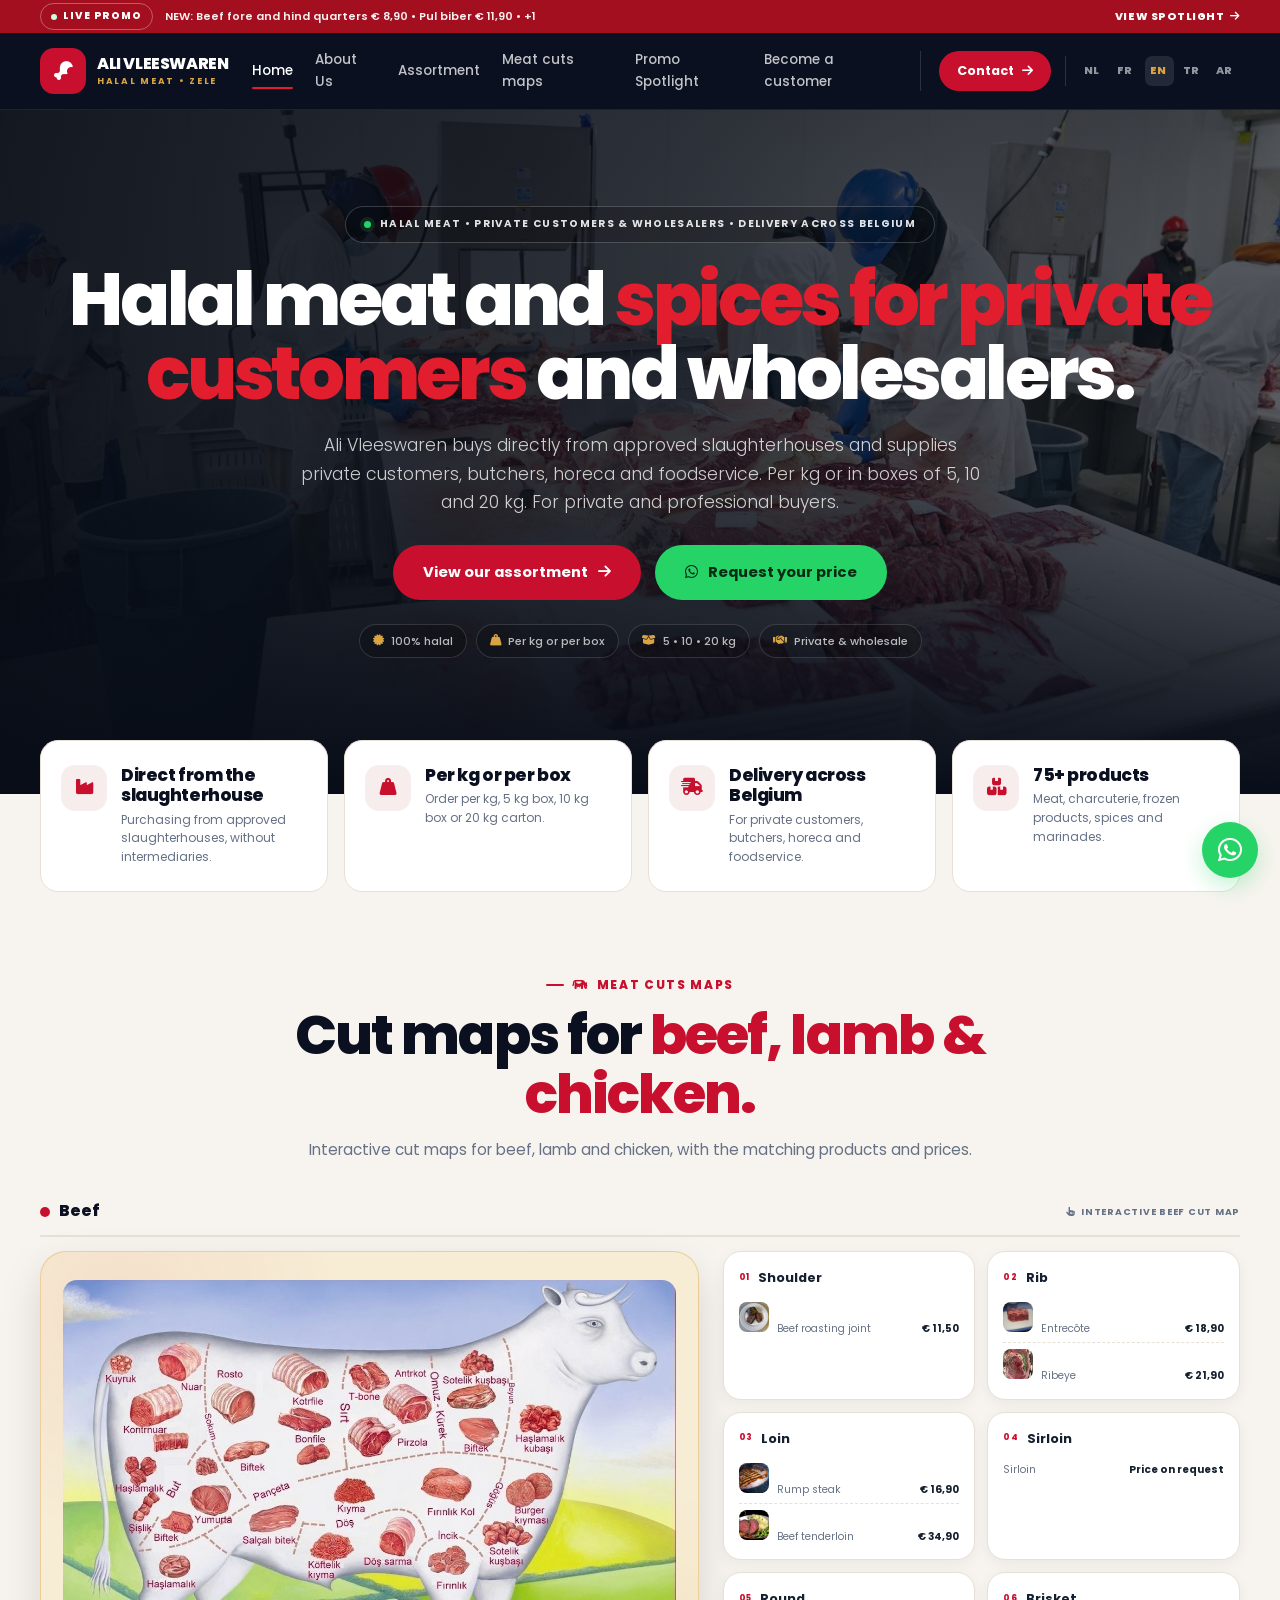
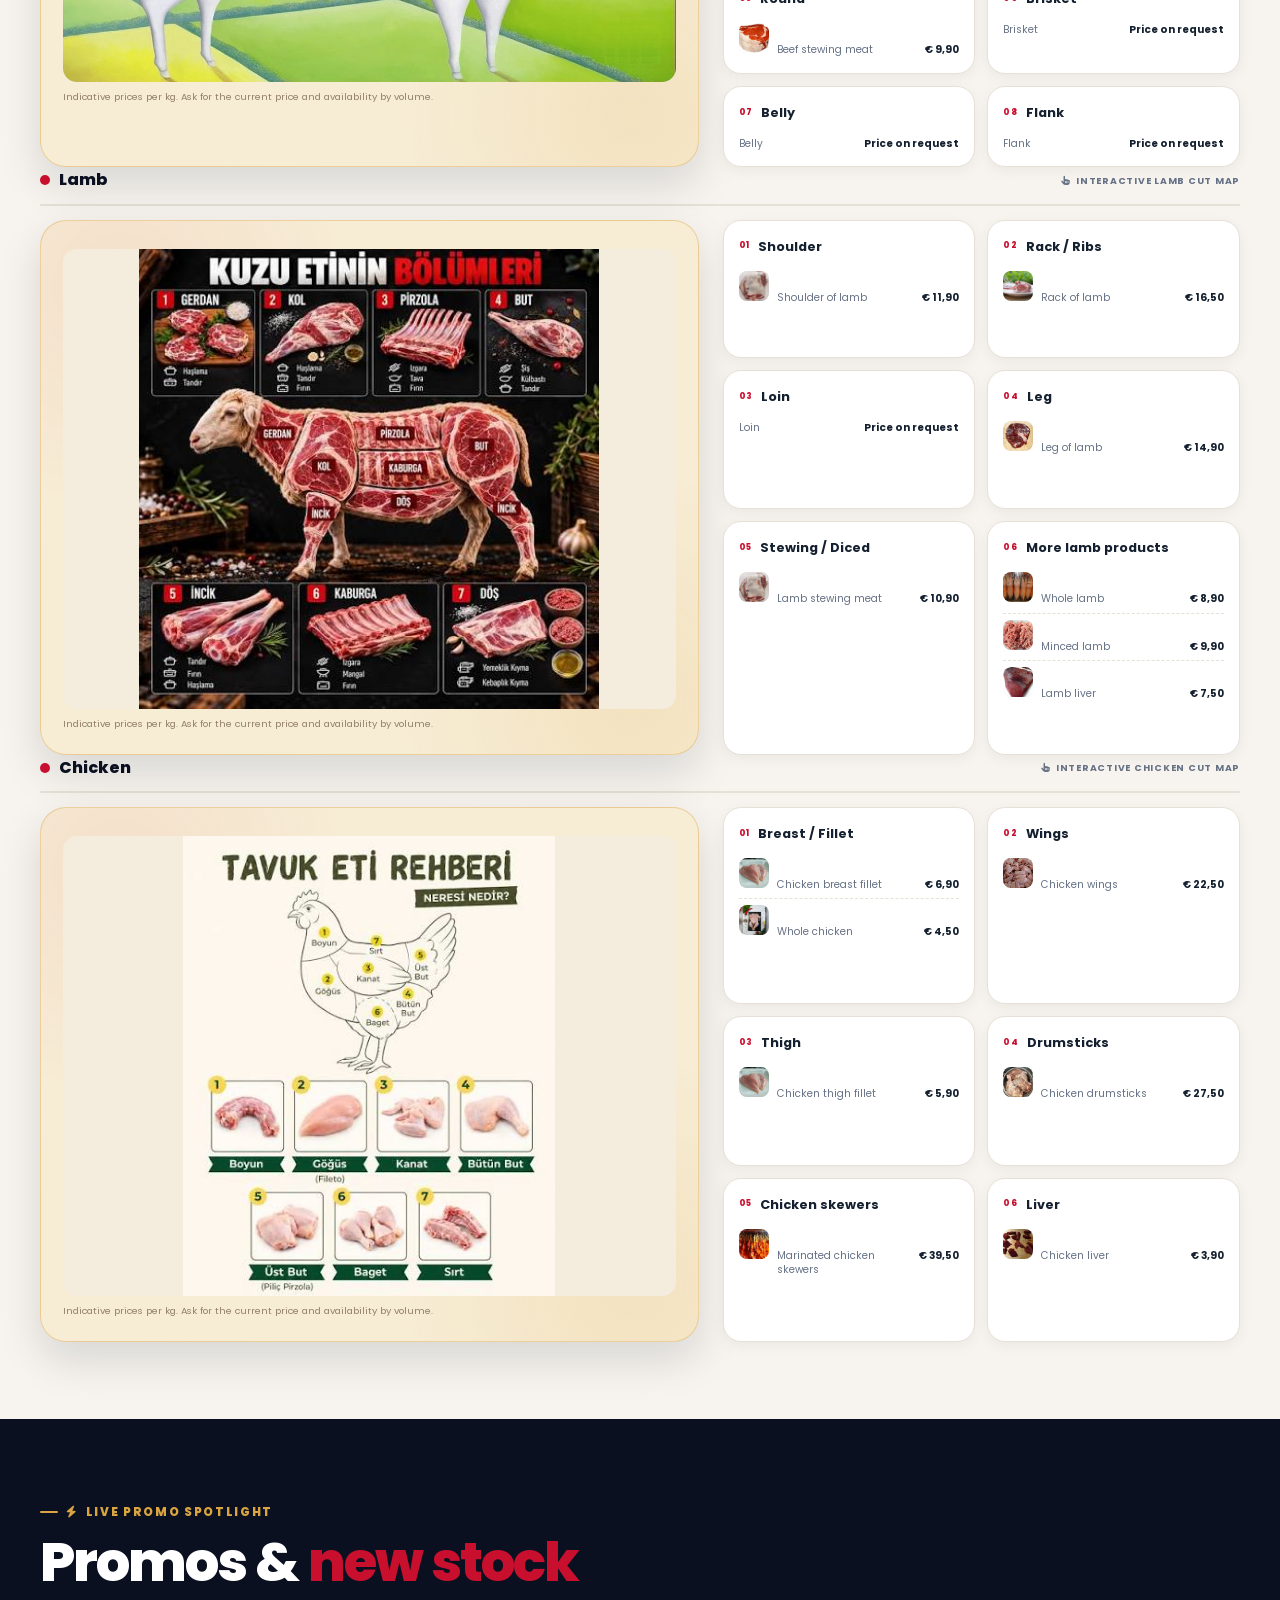
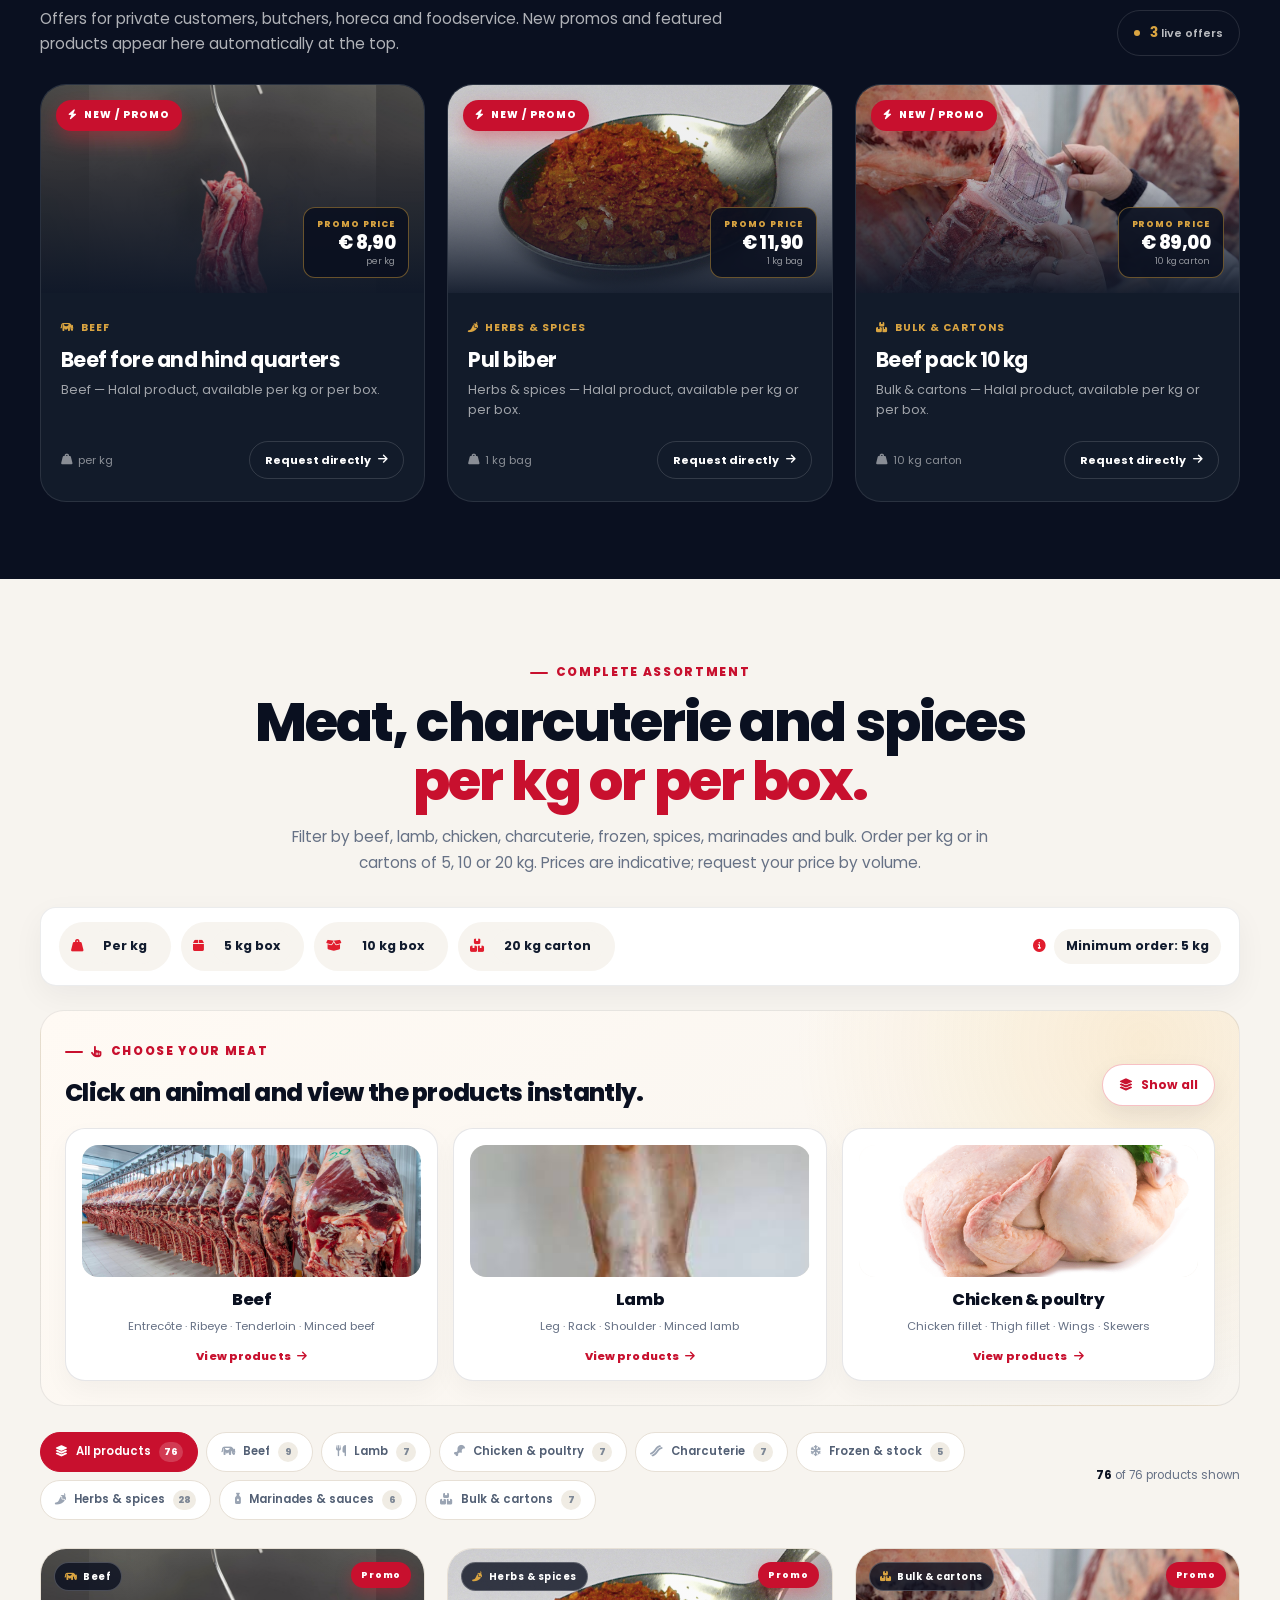
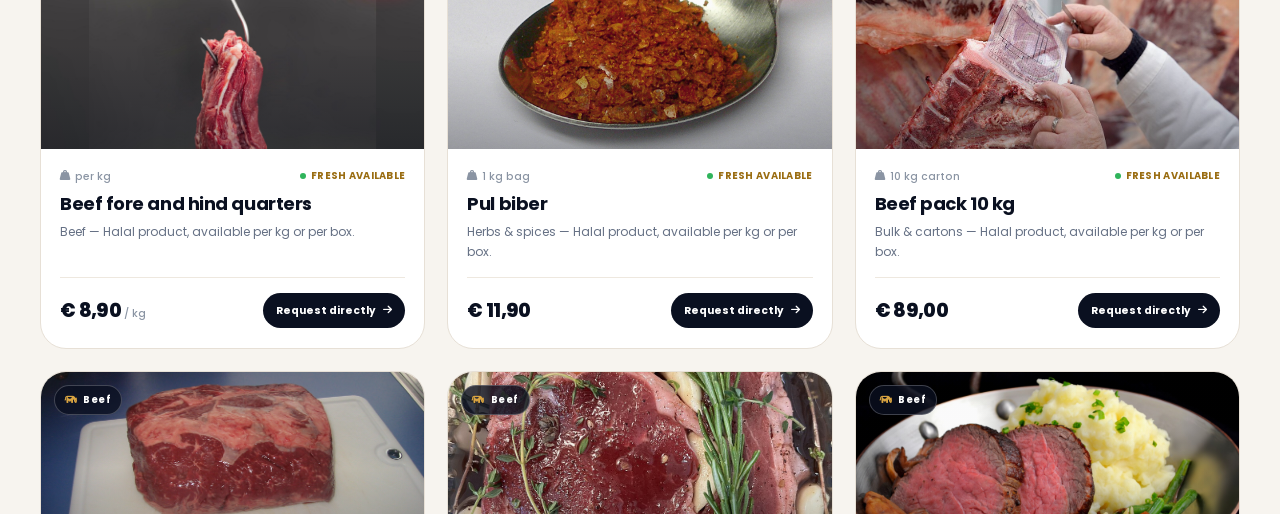
<file: index.html>
<!DOCTYPE html>
<html lang="en">
<head>
  <meta charset="UTF-8">
  <meta name="viewport" content="width=device-width, initial-scale=1.0">
  <meta http-equiv="refresh" content="0; url=en/">
  <link rel="canonical" href="en/">
  <title>Ali Vleeswaren</title>
</head>
<body>
  <p><a href="en/">Go to Ali Vleeswaren</a></p>
</body>
</html>
</file>
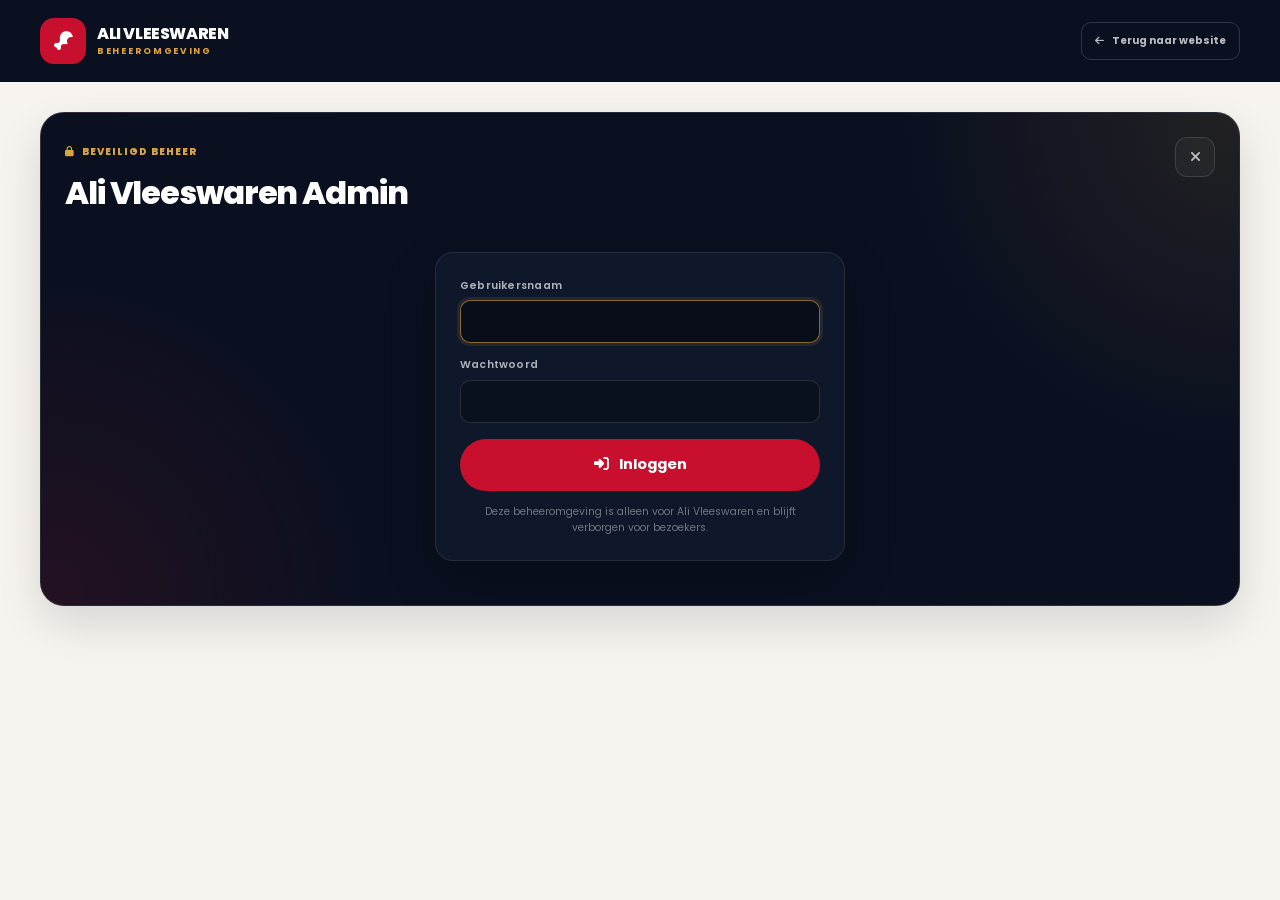
<file: admin/index.html>
<!DOCTYPE html>
<html lang="nl" dir="ltr" data-asset-base="../" data-keep-title="true">
<head>
  <meta charset="UTF-8">
  <meta name="viewport" content="width=device-width, initial-scale=1.0">
  <meta name="description" content="Beveiligd beheeromgeving voor Ali Vleeswaren.">
  <meta name="theme-color" content="#0a1020">
  <title>Beheer | Ali Vleeswaren</title>
  <link rel="preconnect" href="https://fonts.googleapis.com">
  <link rel="preconnect" href="https://fonts.gstatic.com" crossorigin>
  <link href="https://fonts.googleapis.com/css2?family=Noto+Sans+Arabic:wght@400;500;600;700;800&family=Poppins:wght@300;400;500;600;700;800;900&display=swap" rel="stylesheet">
  <link rel="stylesheet" href="https://cdnjs.cloudflare.com/ajax/libs/font-awesome/6.5.2/css/all.min.css">
  <link rel="icon" href="../favicon.svg" type="image/svg+xml">
  <link rel="stylesheet" href="../style.css">
</head>
<body class="admin-page" data-admin-page="true" data-home="../nl/">
  <header class="admin-page-header">
    <div class="container admin-page-nav">
      <a href="../nl/" class="brand" aria-label="Ali Vleeswaren home">
        <span class="brand-mark"><i class="fa-solid fa-drumstick-bite"></i></span>
        <span class="brand-copy">
          <span class="brand-name">Ali Vleeswaren</span>
          <span class="brand-sub">Beheeromgeving</span>
        </span>
      </a>
      <a href="../nl/" class="admin-page-back"><i class="fa-solid fa-arrow-left"></i> Terug naar website</a>
    </div>
  </header>
  <main class="admin-page-main">
    <div class="container">
      <section class="admin-modal" id="adminPanel" hidden aria-hidden="true">
    <div class="admin-modal-backdrop" data-admin-close></div>
    <div class="admin-modal-dialog" role="dialog" aria-modal="true" aria-labelledby="adminTitle">
      <div class="admin-modal-head">
        <div>
          <span class="admin-modal-kicker"><i class="fa-solid fa-lock"></i> Beveiligd beheer</span>
          <h2 id="adminTitle">Ali Vleeswaren Admin</h2>
        </div>
        <button type="button" class="admin-modal-close" id="adminClose" aria-label="Admin sluiten"><i class="fa-solid fa-xmark"></i></button>
      </div>

      <div class="admin-login" id="adminLogin">
        <form class="admin-login-form" id="adminLoginForm">
          <div class="field">
            <label for="adminUser">Gebruikersnaam</label>
            <input type="text" id="adminUser" name="adminUser" autocomplete="username" required>
          </div>
          <div class="field">
            <label for="adminPassword">Wachtwoord</label>
            <input type="password" id="adminPassword" name="adminPassword" autocomplete="current-password" required>
          </div>
          <button type="submit" class="btn btn-primary admin-login-submit"><i class="fa-solid fa-right-to-bracket"></i> Inloggen</button>
          <p class="admin-login-note">Deze beheeromgeving is alleen voor Ali Vleeswaren en blijft verborgen voor bezoekers.</p>
          <p class="admin-login-error" id="adminLoginError" hidden></p>
        </form>
      </div>

      <div class="admin-dashboard" id="adminContent" hidden>
        <div class="admin-dashboard-bar">
          <div class="admin-dashboard-title">
            <strong>Beheer</strong>
            <span>Wijzigingen en leads worden lokaal in deze browser opgeslagen.</span>
          </div>
          <div class="admin-tabs" role="tablist" aria-label="Beheer onderdelen">
            <button type="button" class="admin-tab active" data-admin-tab="products" role="tab" aria-selected="true"><i class="fa-solid fa-boxes-stacked"></i> Producten</button>
            <button type="button" class="admin-tab" data-admin-tab="leads" role="tab" aria-selected="false"><i class="fa-solid fa-user-plus"></i> Word klant leads <span id="adminLeadCount">0</span></button>
          </div>
          <button type="button" class="admin-lock" id="adminLock"><i class="fa-solid fa-lock"></i> Vergrendelen</button>
        </div>

        <div class="admin-pane" id="adminProductsPane">
          <div class="admin-layout">
            <div class="admin-card admin-form-card">
              <div class="admin-card-head">
                <div>
                  <h3>Product toevoegen</h3>
                  <p>Nieuw product of nieuwe promo toevoegen aan het assortiment.</p>
                </div>
              </div>

              <form class="admin-form" id="productForm">
                <div class="form-row">
                  <div class="field">
                    <label for="pName">Productnaam <span class="req">*</span></label>
                    <input type="text" id="pName" placeholder="Bv. Rundvlees entrecôte" required>
                  </div>
                  <div class="field">
                    <label for="pCategory">Categorie <span class="req">*</span></label>
                    <select id="pCategory" required>
                      <option value="rund">Rundvlees</option>
                      <option value="lam">Lamsvlees</option>
                      <option value="kip">Kip &amp; Gevogelte</option>
                      <option value="charcuterie">Vleeswaren &amp; Charcuterie</option>
                      <option value="diepvries">Diepvries &amp; Voorraad</option>
                      <option value="kruiden">Kruiden &amp; Specerijen</option>
                      <option value="sauzen">Marinades &amp; Sauzen</option>
                      <option value="grootverbruik">Grootverbruik &amp; Karton</option>
                    </select>
                  </div>
                </div>

                <div class="form-row">
                  <div class="field">
                    <label for="pPrice">Prijs (€) <span class="req">*</span></label>
                    <input type="number" id="pPrice" min="0.01" step="0.01" placeholder="8.90" required>
                  </div>
                  <div class="field">
                    <label for="pUnit">Eenheid</label>
                    <select id="pUnit">
                      <option value="per kg">per kg</option>
                      <option value="5 kg doos">5 kg doos</option>
                      <option value="10 kg doos">10 kg doos</option>
                      <option value="20 kg karton">20 kg karton</option>
                      <option value="1 kg zak">1 kg zak</option>
                      <option value="5 kg emmer">5 kg emmer</option>
                      <option value="12 x 1 kg karton">12 x 1 kg karton</option>
                    </select>
                  </div>
                </div>

                <div class="field">
                  <label for="pDescription">Beschrijving</label>
                  <textarea id="pDescription" placeholder="Korte productbeschrijving..."></textarea>
                </div>

                <div class="field">
                  <label for="pImage">Afbeelding URL</label>
                  <input type="url" id="pImage" placeholder="https://...">
                </div>

                <label class="promo-check">
                  <input type="checkbox" id="pPromo">
                  <span class="promo-check-box"><i class="fa-solid fa-bolt"></i></span>
                  <span class="promo-check-text">
                    <strong>Direct in Promo Spotlight</strong>
                    <span>Het product verschijnt bovenaan bij de promo's.</span>
                  </span>
                </label>

                <div class="form-actions">
                  <button type="submit" class="btn btn-primary"><i class="fa-solid fa-plus"></i> Product toevoegen</button>
                </div>
                <p class="admin-form-note"><i class="fa-solid fa-circle-info"></i> Zonder afbeelding wordt automatisch de categorie-afbeelding gebruikt.</p>
              </form>
            </div>

            <div class="admin-card admin-inventory">
              <div class="admin-inventory-head">
                <div class="admin-inventory-title">
                  <h3>Assortiment</h3>
                  <p><span id="adminTotal">0</span> producten &bull; <span id="adminPromoCount">0</span> promo</p>
                </div>
                <div class="admin-inventory-actions">
                  <button type="button" class="admin-reset-top" id="resetDemo" title="Assortiment resetten"><i class="fa-solid fa-rotate-left"></i></button>
                </div>
              </div>
              <div class="admin-list" id="adminList"></div>
              <div class="admin-empty" id="adminEmpty">
                <i class="fa-solid fa-box-open"></i>
                <strong>Geen producten</strong>
                <span>Voeg een product toe via het formulier.</span>
              </div>
            </div>
          </div>
        </div>

        <div class="admin-pane" id="adminLeadsPane" hidden>
          <div class="admin-leads-head">
            <div>
              <h3>Word klant aanvragen</h3>
              <p>Alle aanvragen die in deze browser zijn opgeslagen.</p>
            </div>
            <button type="button" class="btn btn-dark admin-export" id="adminExportLeads"><i class="fa-solid fa-download"></i> Export CSV</button>
          </div>
          <div class="admin-leads-list" id="adminLeadsList"></div>
          <div class="admin-empty show" id="adminLeadsEmpty">
            <i class="fa-solid fa-user-clock"></i>
            <strong>Nog geen leads</strong>
            <span>Nieuwe Word klant-aanvragen verschijnen hier automatisch.</span>
          </div>
        </div>
      </div>
    </div>
  </section>
    </div>
  </main>
    <div class="toast" id="toast" role="status" aria-live="polite">
    <span class="toast-icon" id="toastIcon"><i class="fa-solid fa-check"></i></span>
    <div class="toast-copy">
      <strong id="toastTitle"></strong>
      <span id="toastMessage"></span>
    </div>
    <button type="button" class="toast-close" id="toastClose" aria-label="Melding sluiten"><i class="fa-solid fa-xmark"></i></button>
  </div>
  <script src="../translations.js"></script>
  <script src="../script.js"></script>
</body>
</html>
</file>
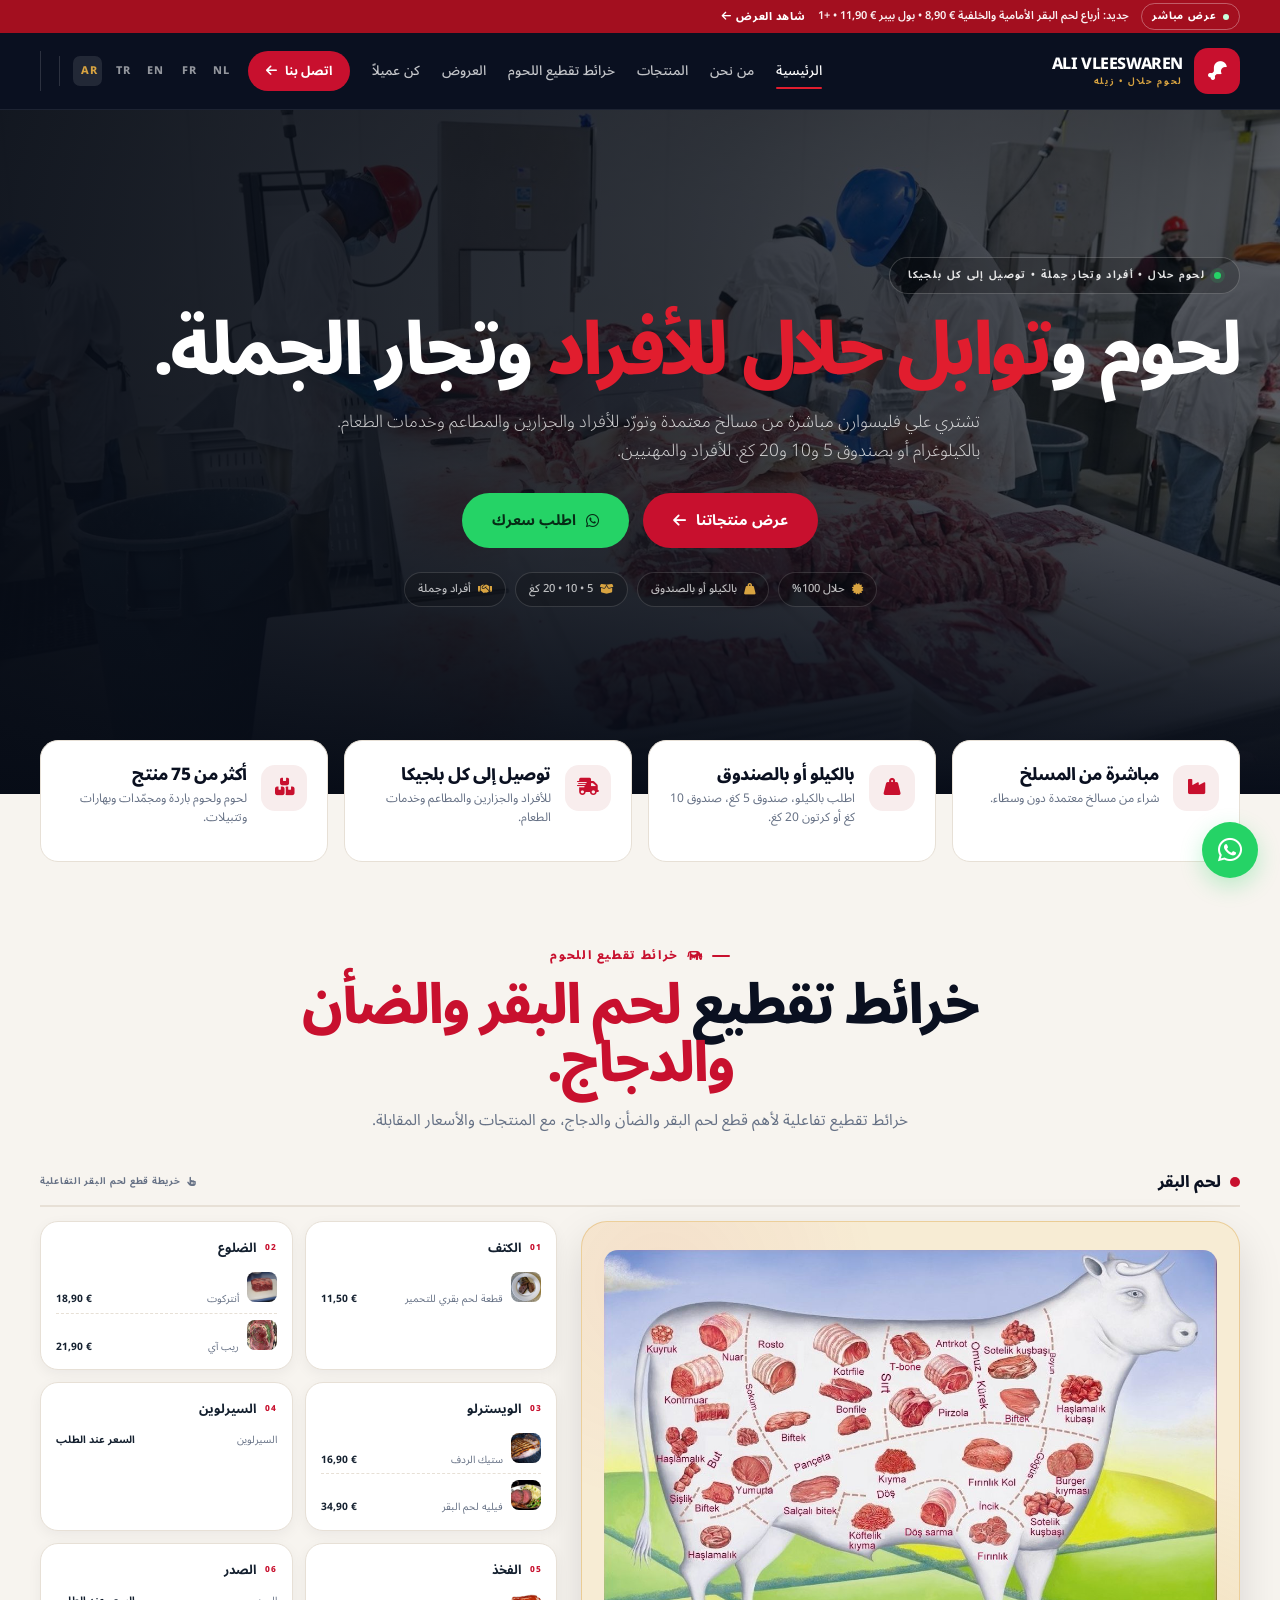
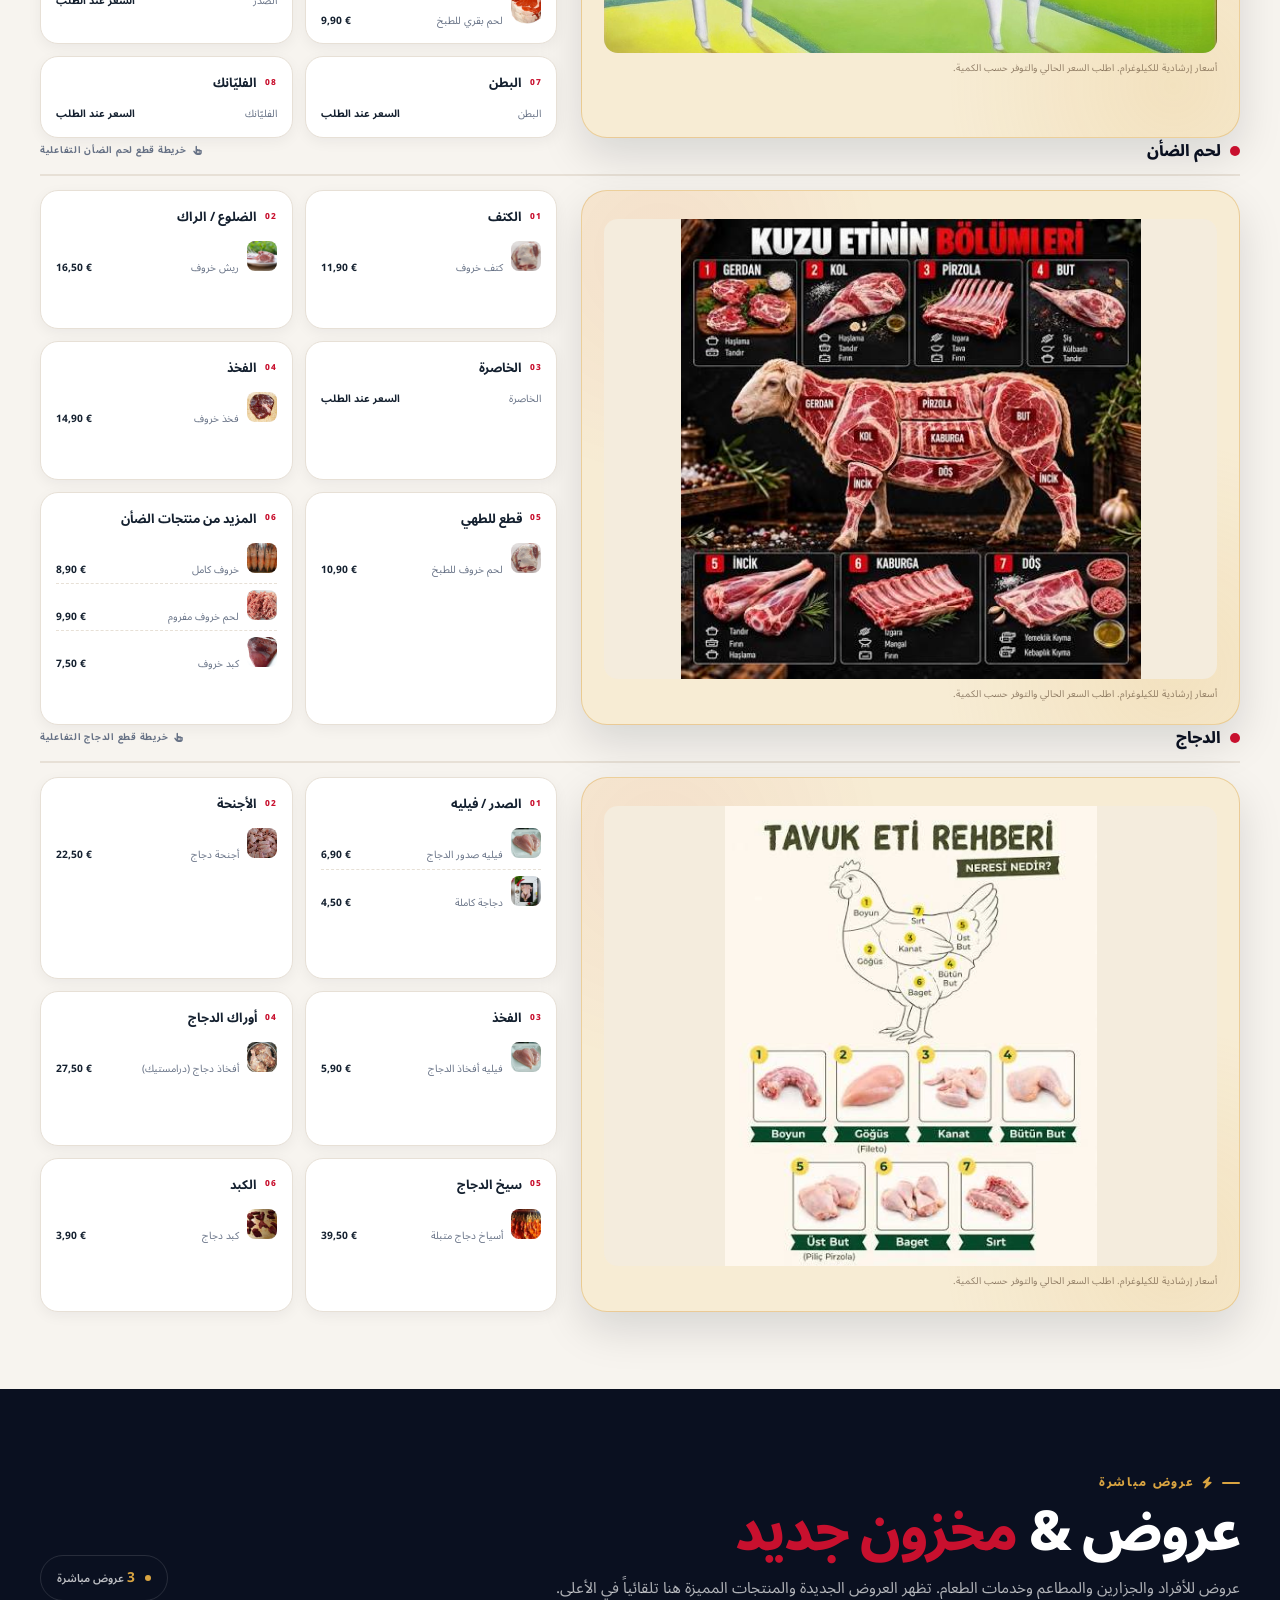
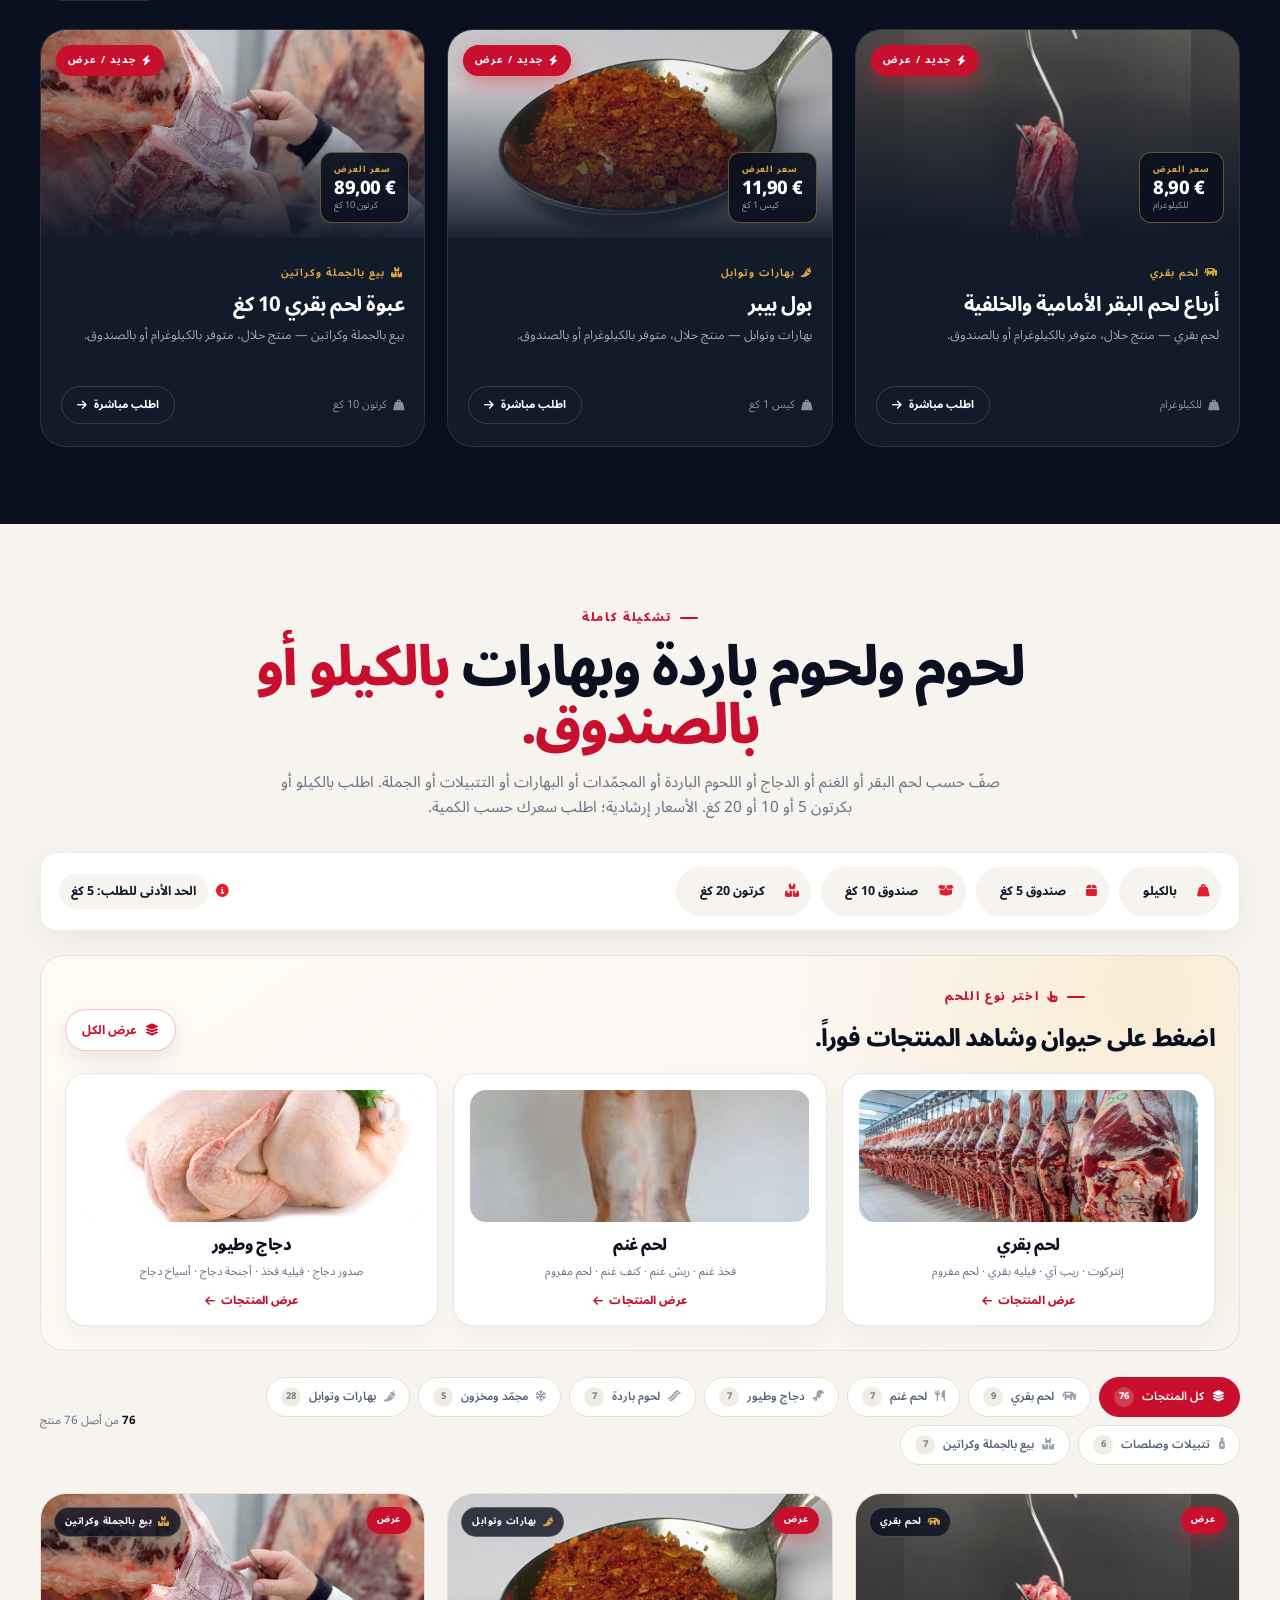
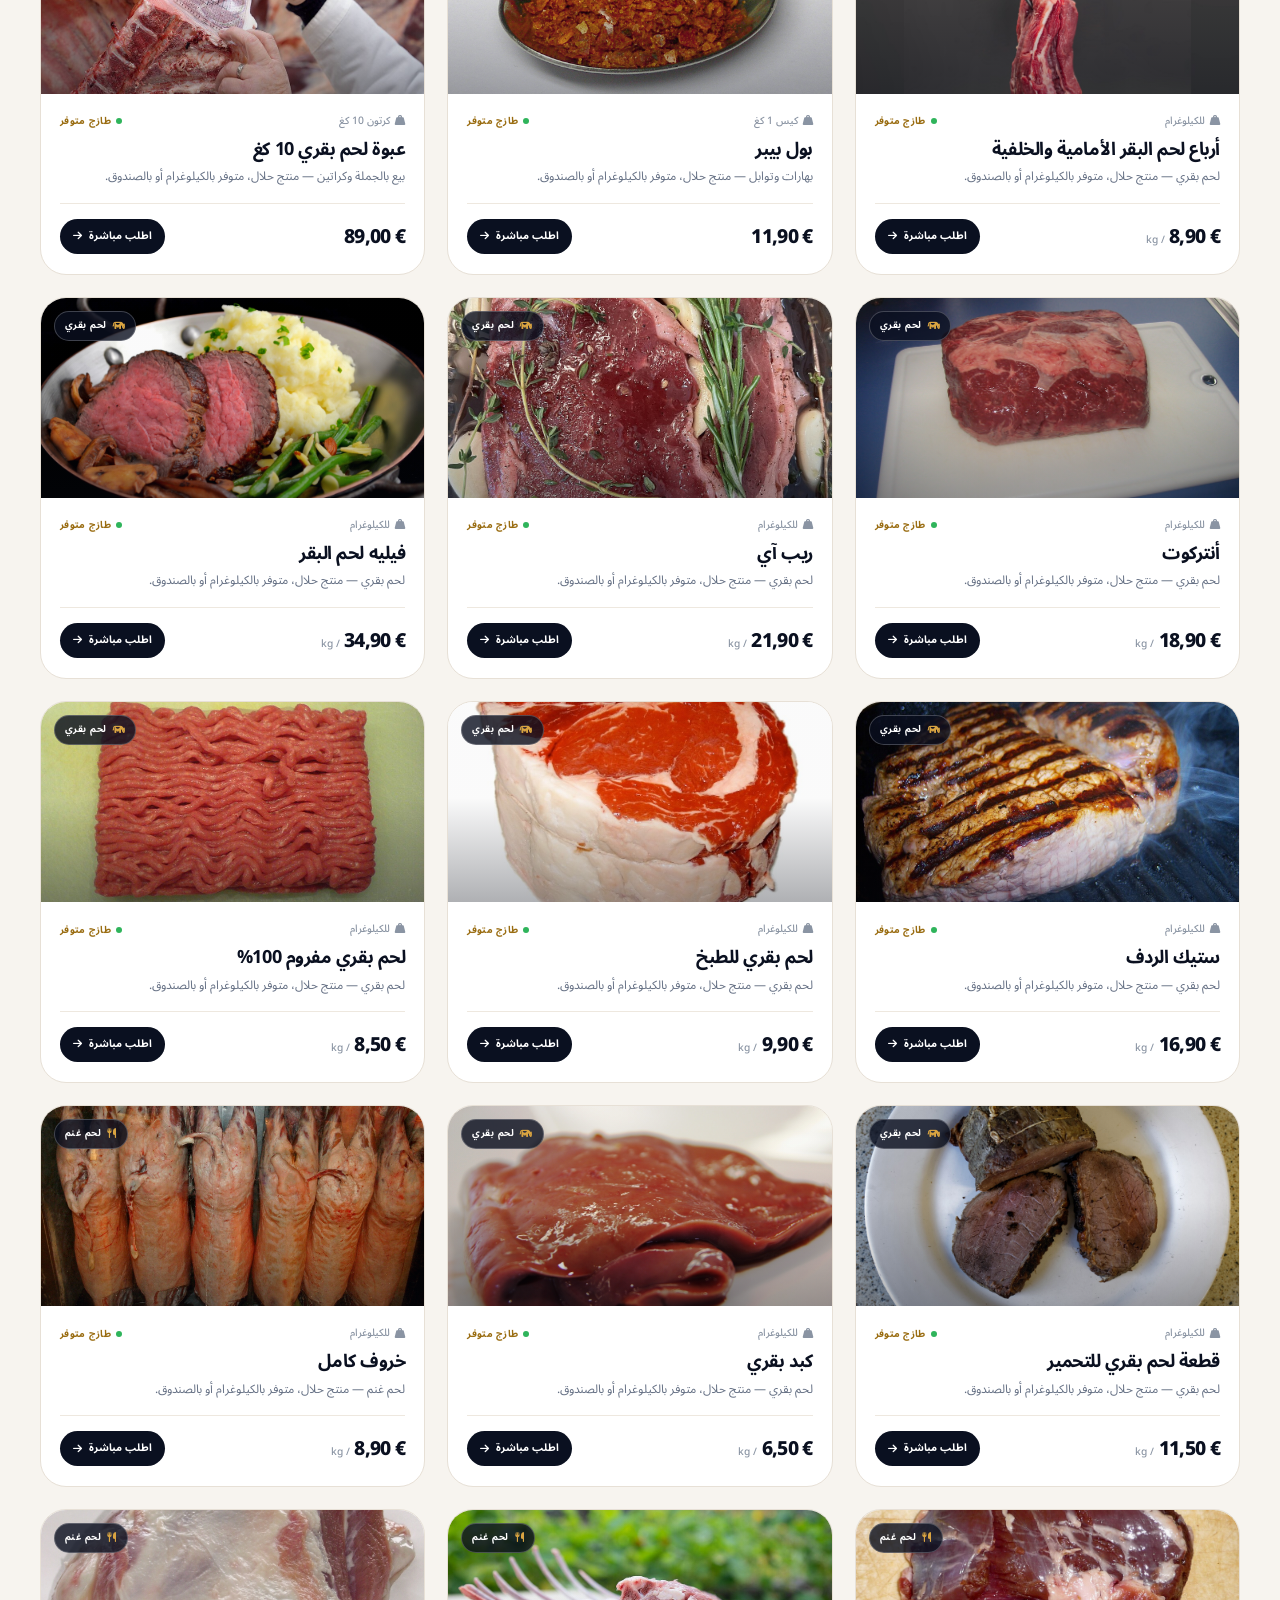
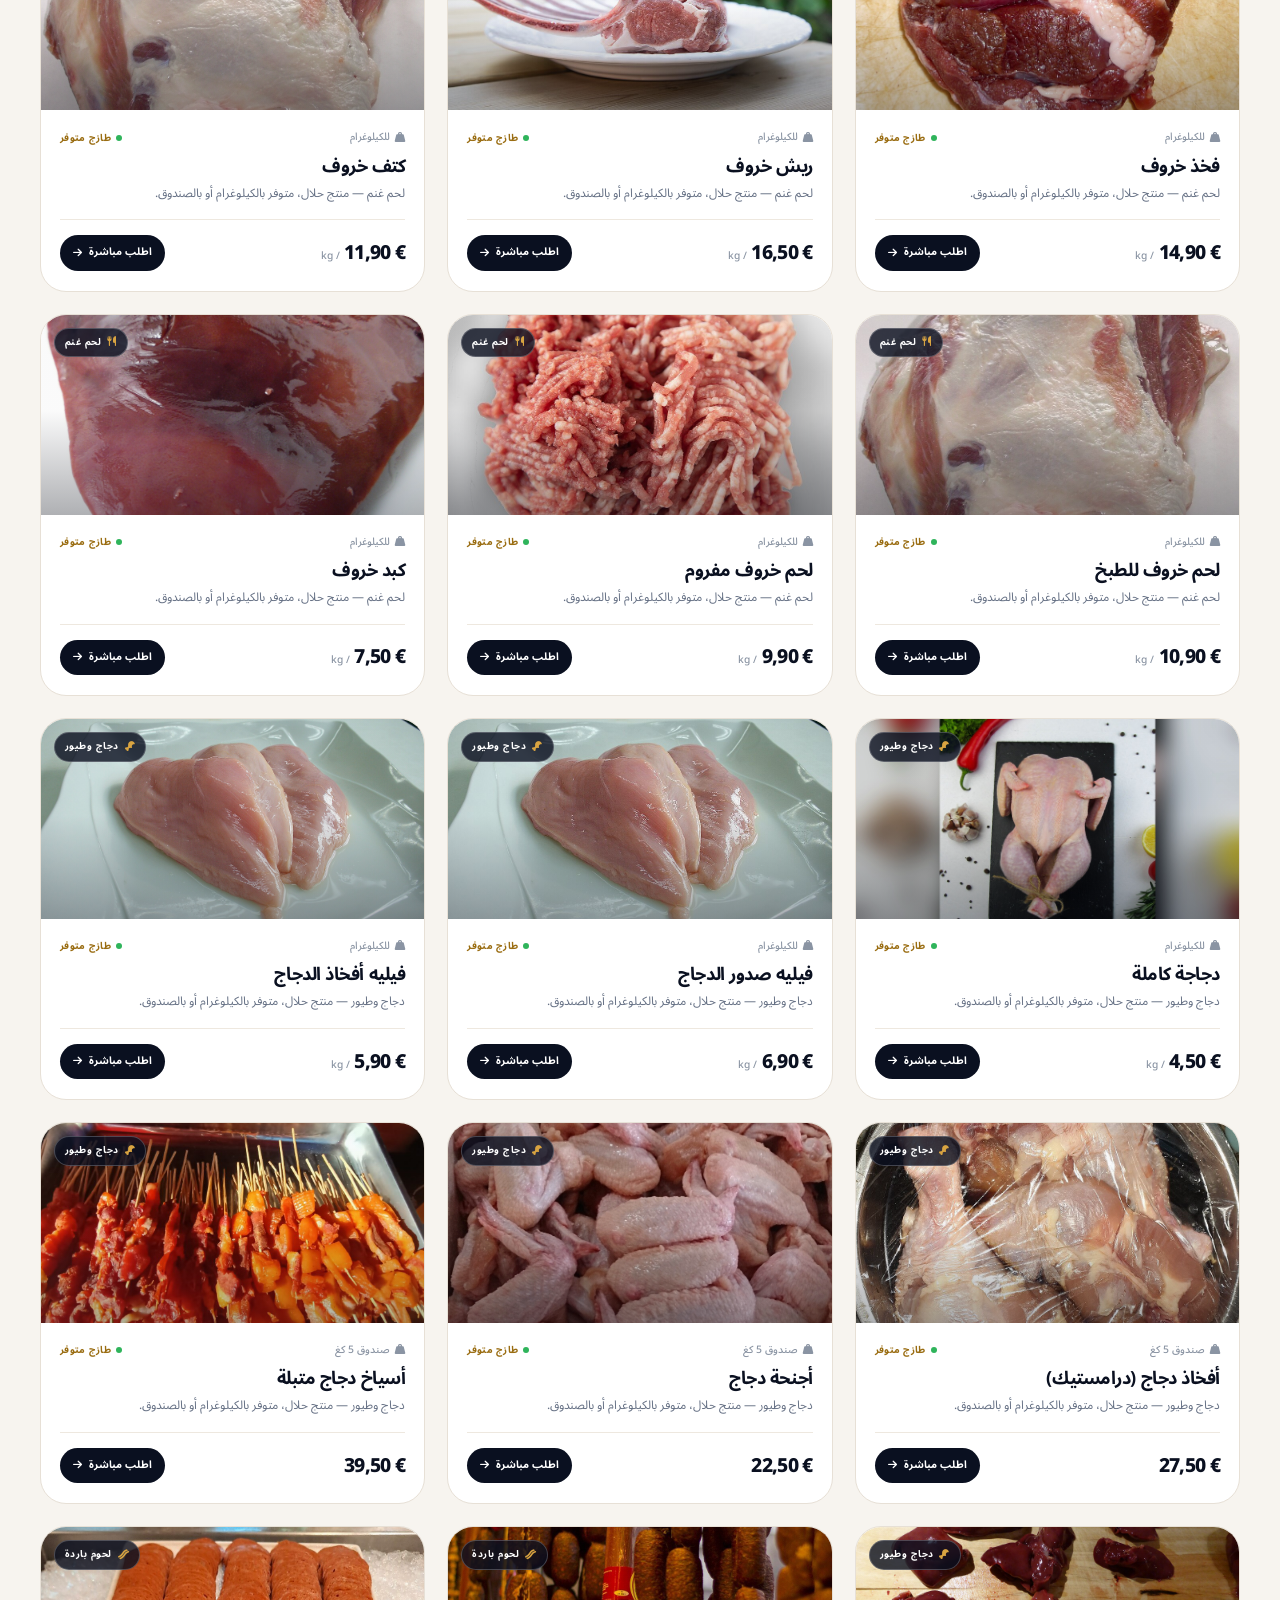
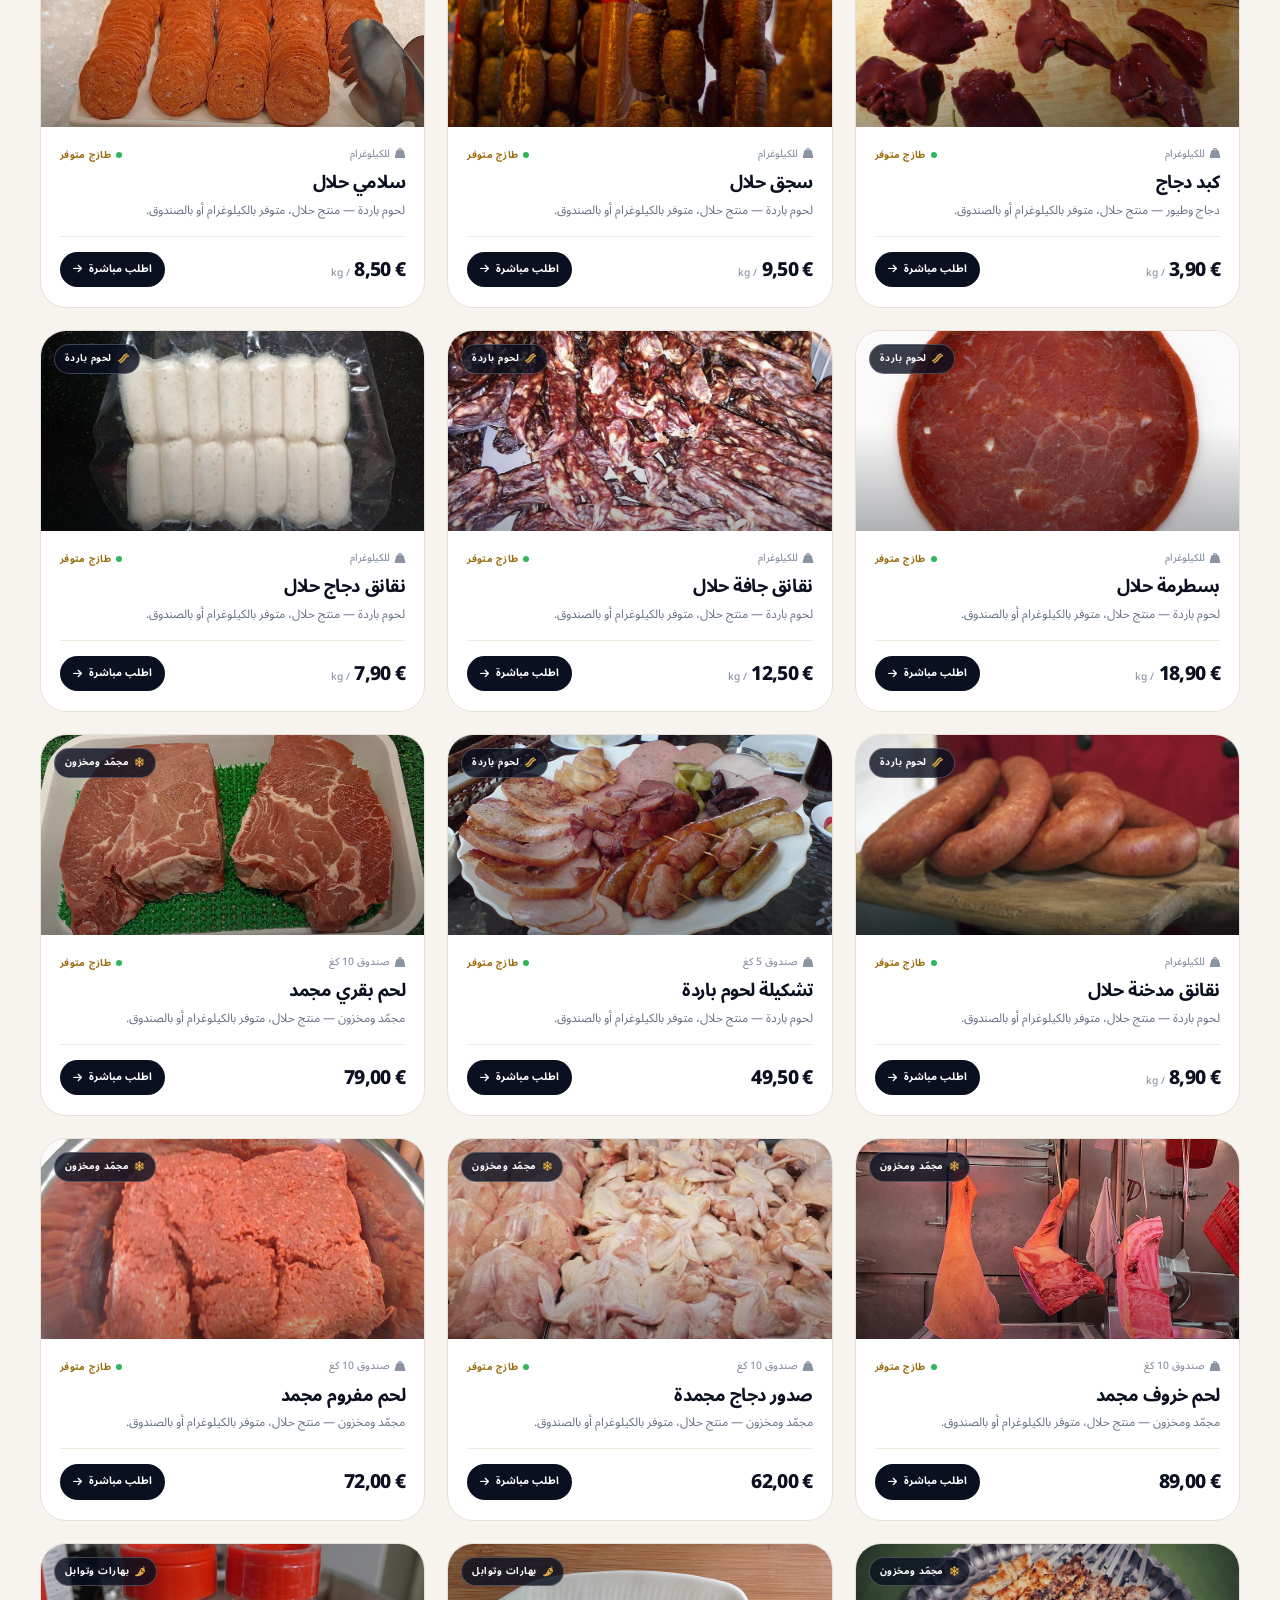
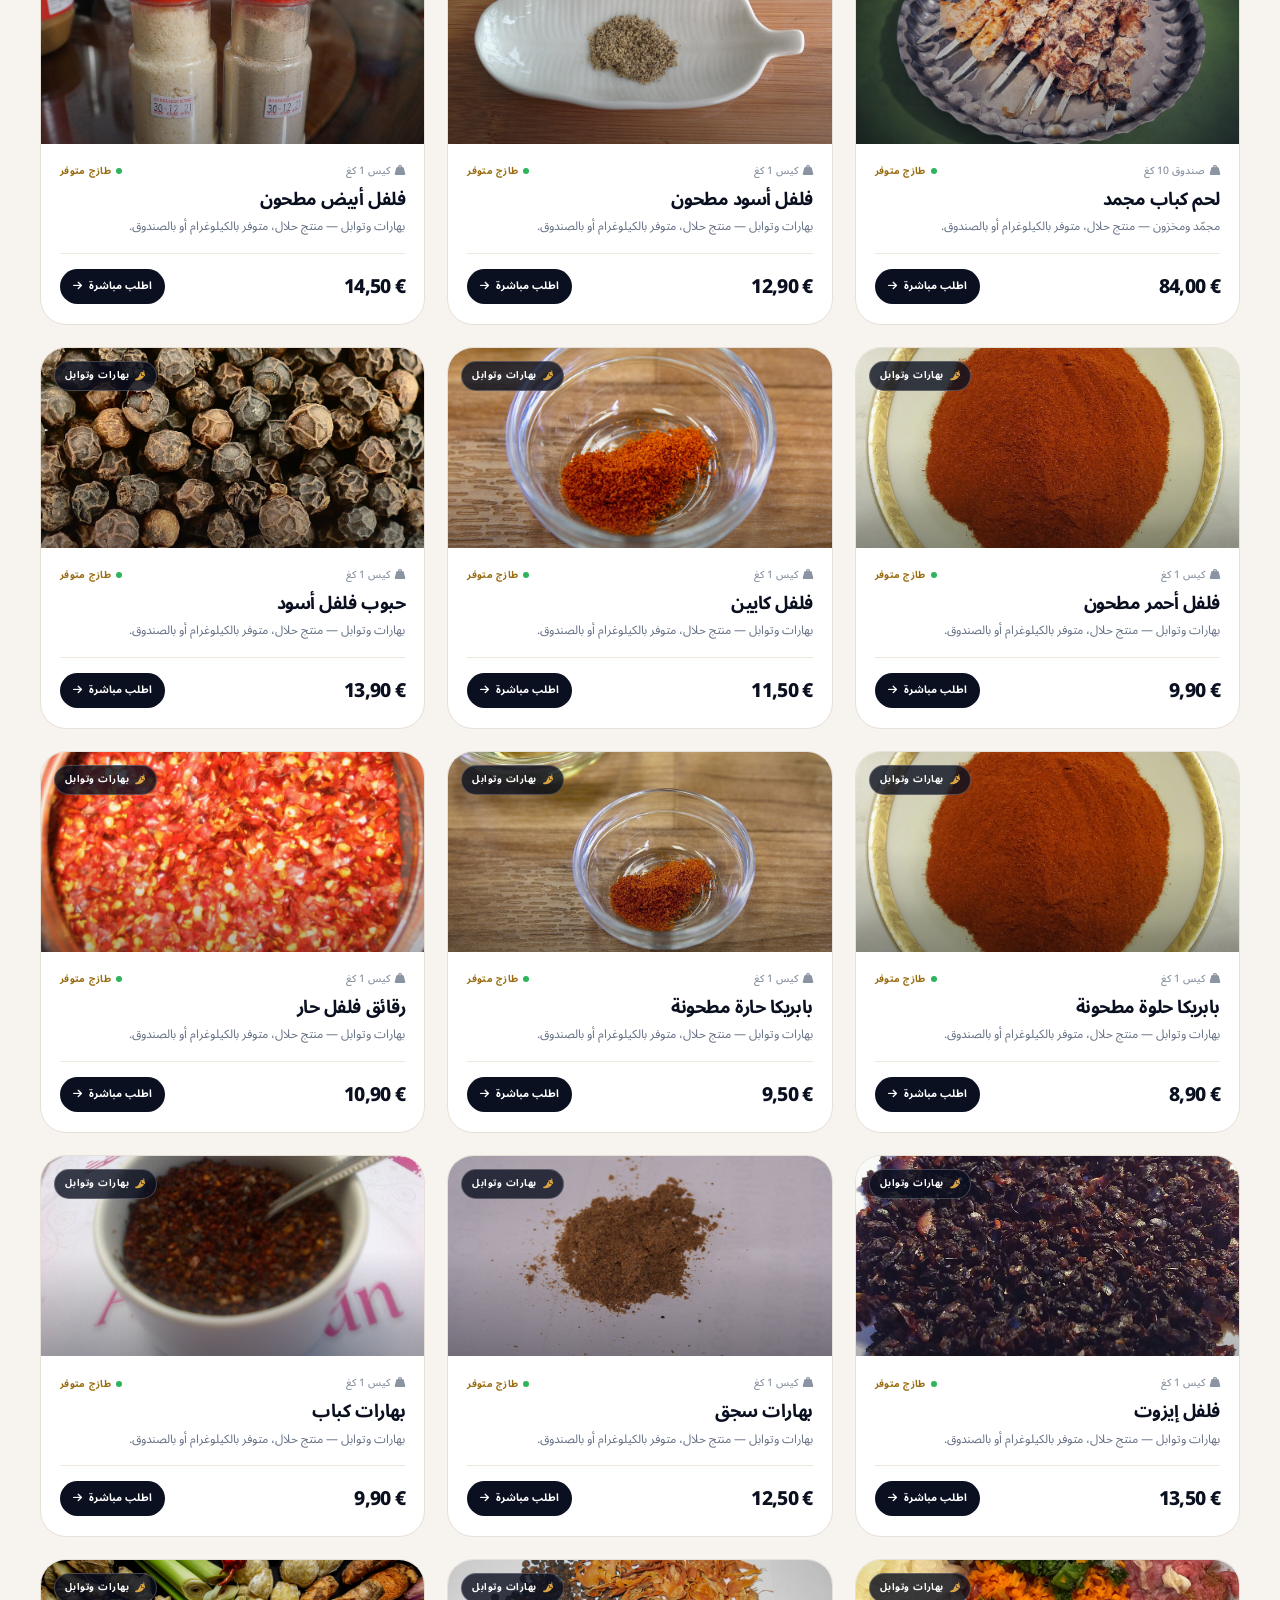
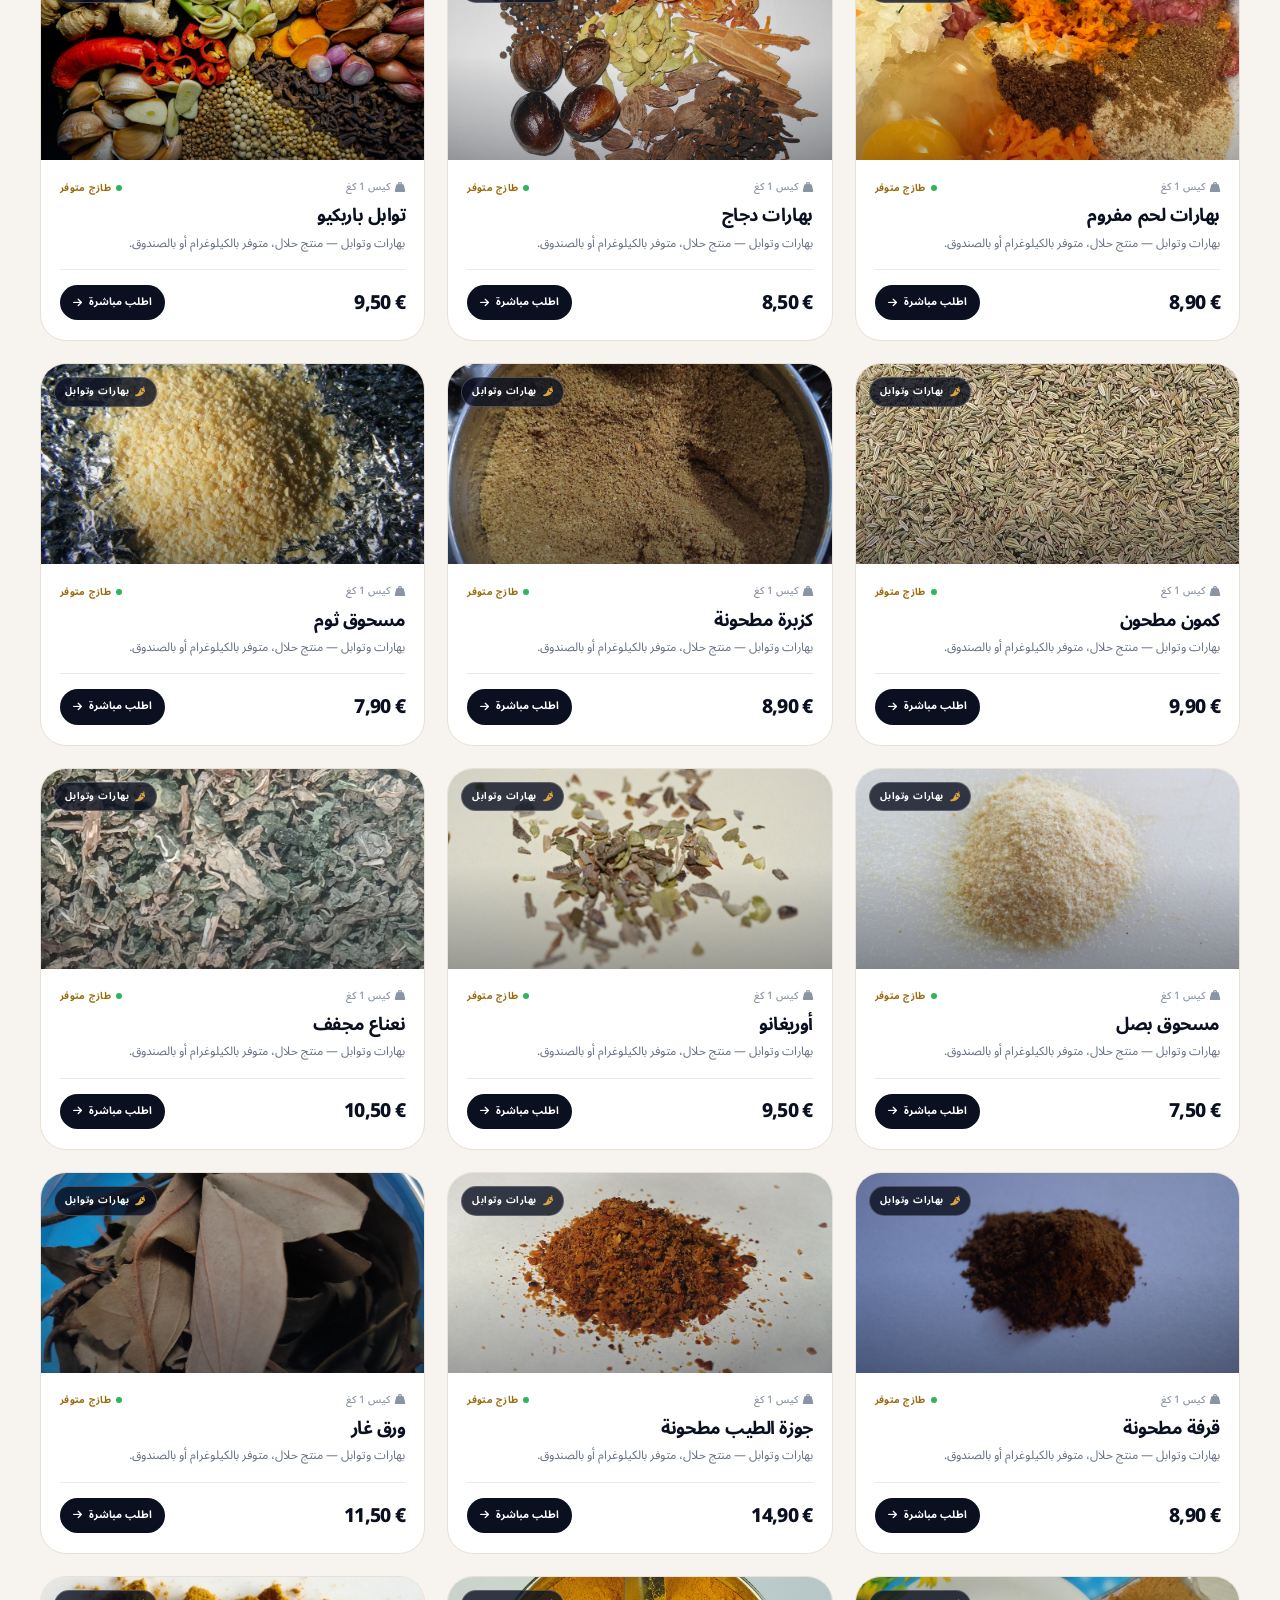
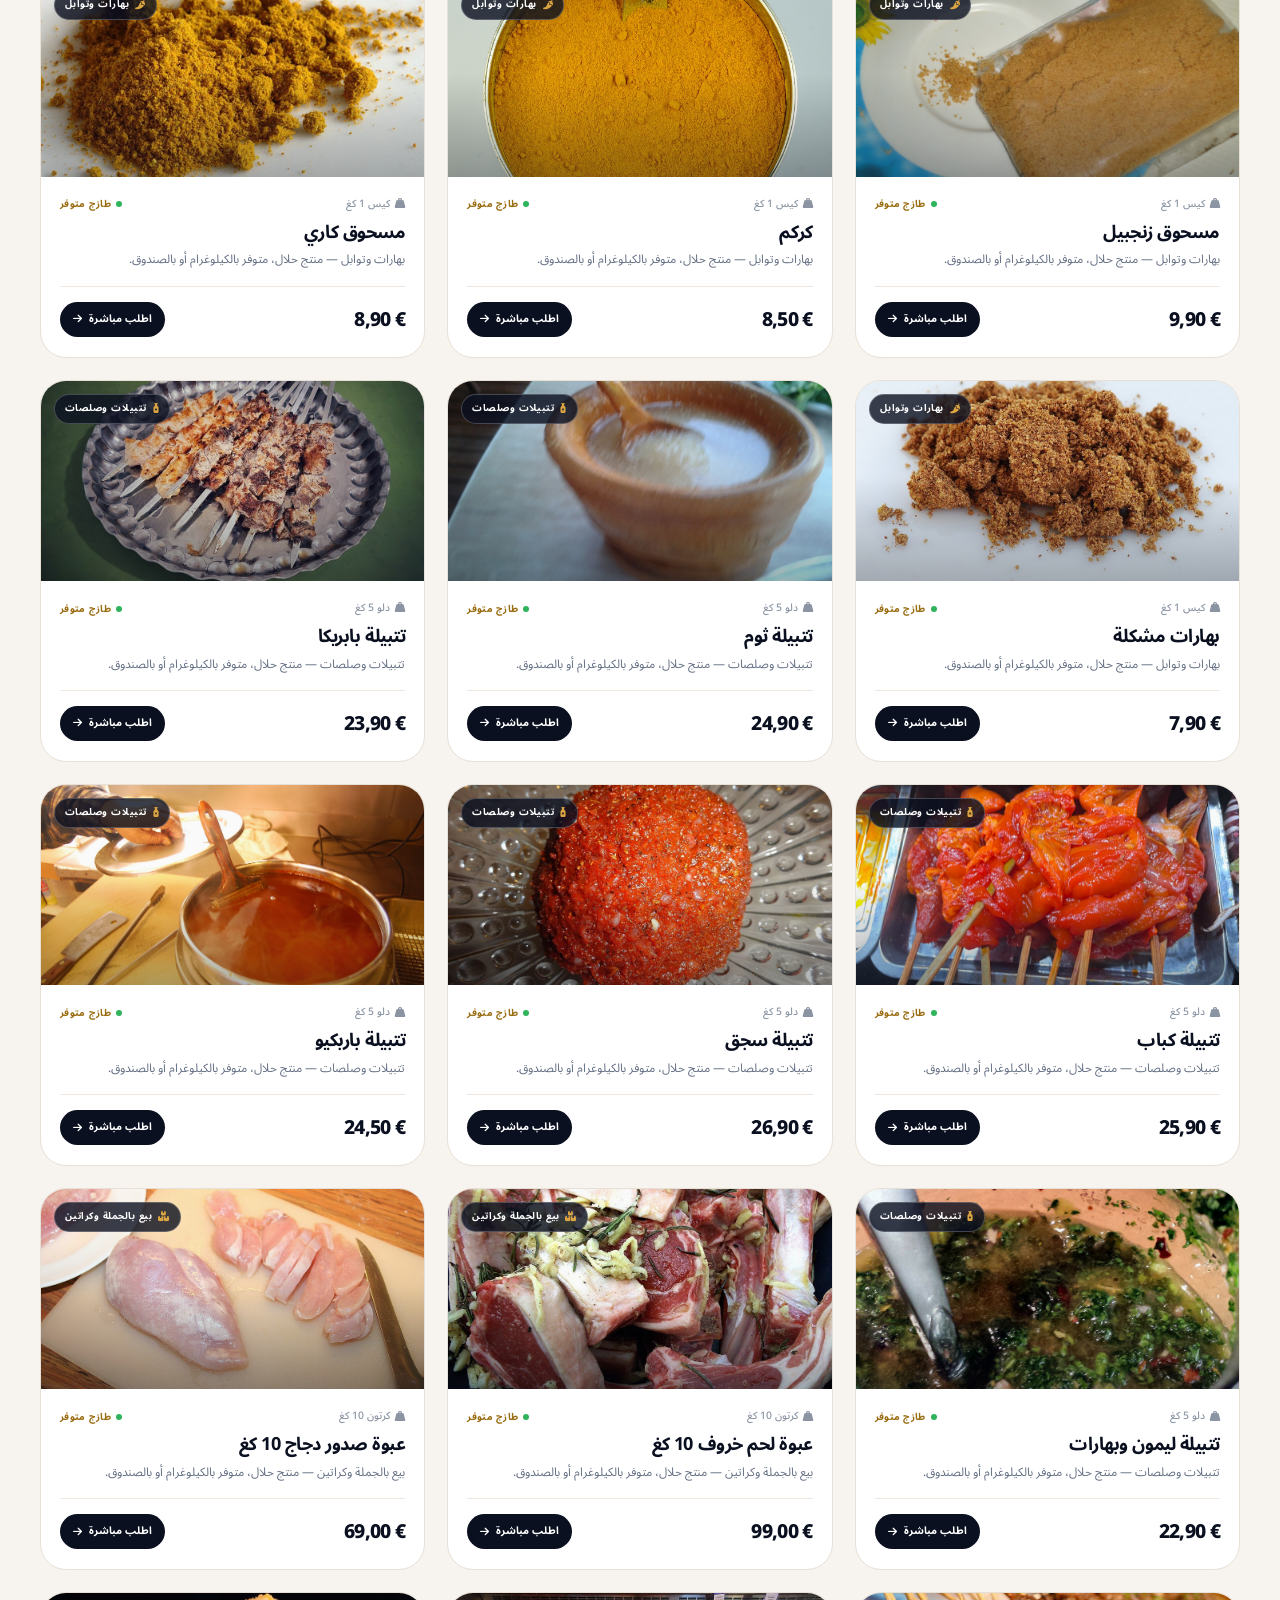
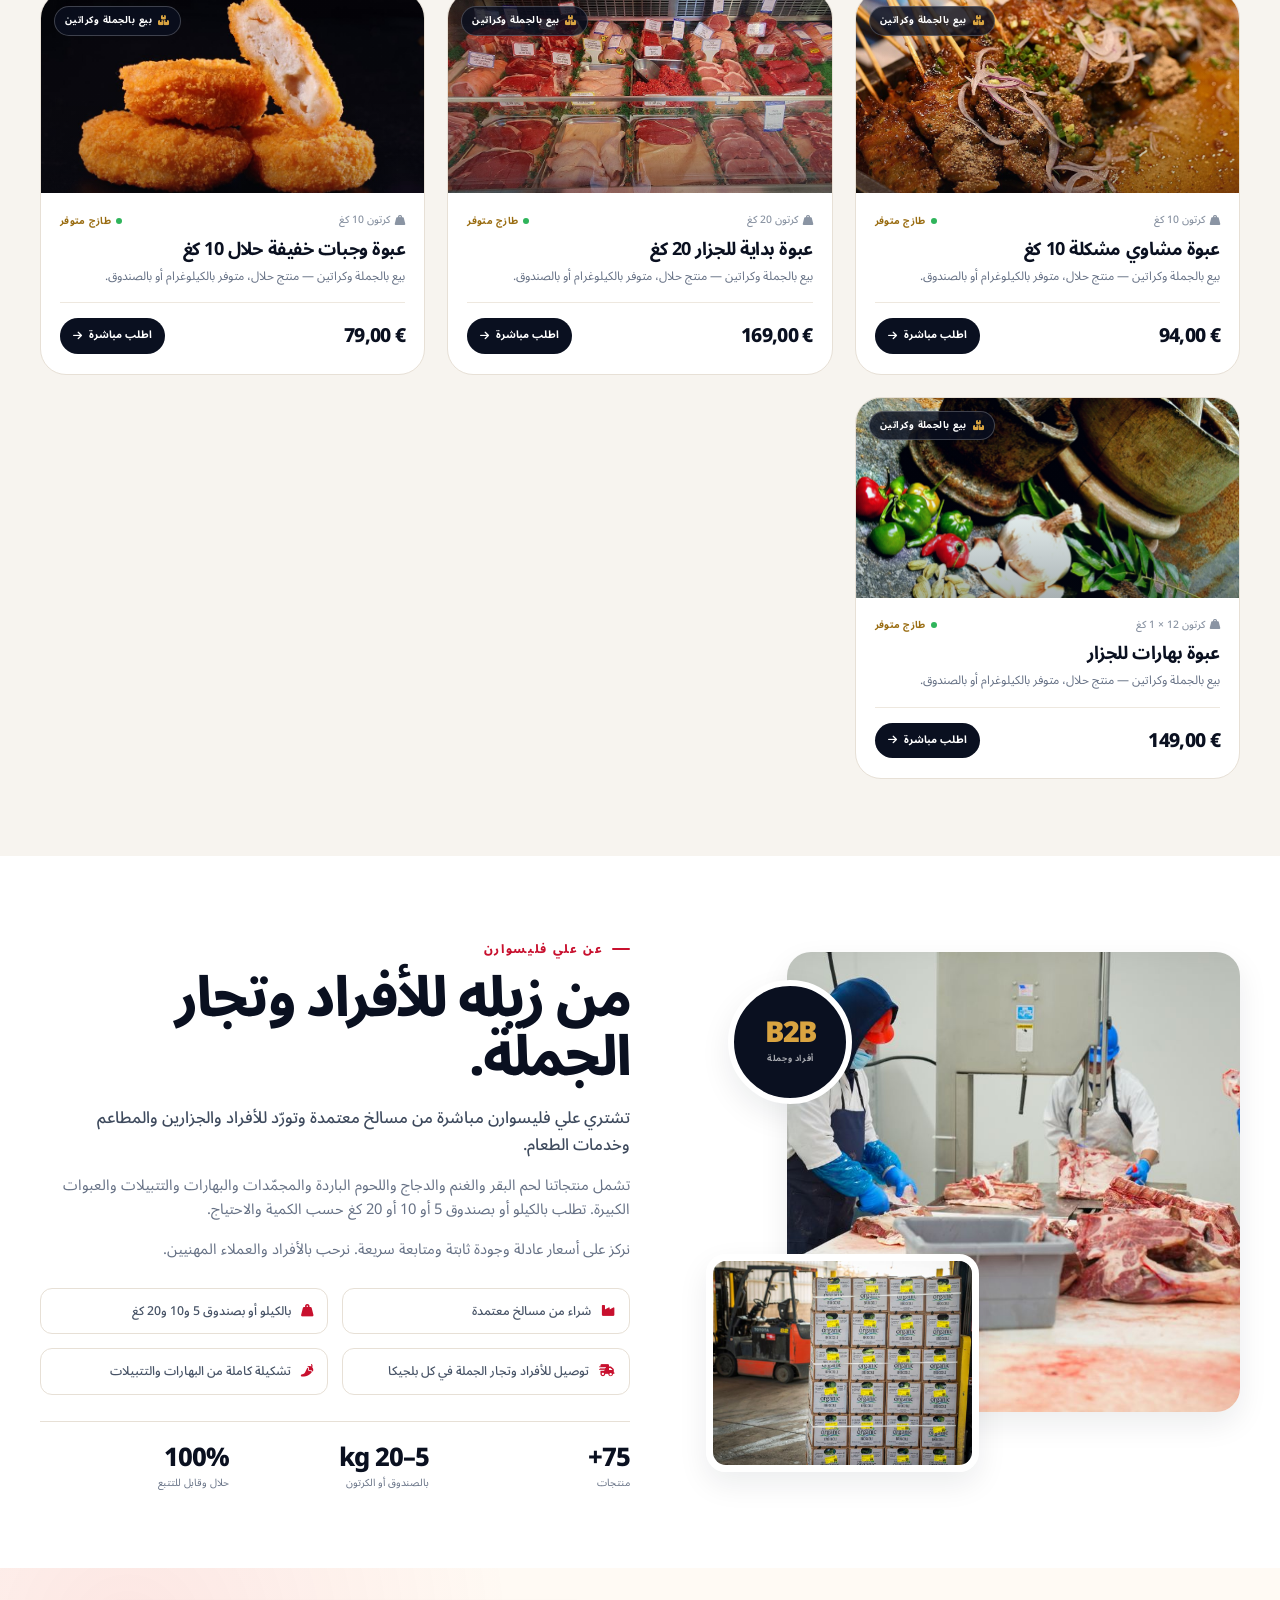
<file: ar/index.html>
<!DOCTYPE html>
<html lang="ar" dir="rtl" data-page-language="ar" data-asset-base="../">
<head>
  <meta charset="UTF-8">
  <meta name="viewport" content="width=device-width, initial-scale=1.0">
  <meta name="description" content="علي فليسوارن مورّد لحوم حلال في زيله للأفراد والجزارين والمطاعم وخدمات الطعام. لحم بقر وغنم ودجاج بالكيلوغرام أو بصناديق 5 و10 و20 كغ. أيضاً لحوم باردة ومجمّدات وبهارات وتتبيلات.">
  <meta name="theme-color" content="#0a1020">
  <title>Ali Vleeswaren | لحوم حلال للأفراد وتجار الجملة</title>
  <link rel="preconnect" href="https://fonts.googleapis.com">
  <link rel="preconnect" href="https://fonts.gstatic.com" crossorigin>
  <link href="https://fonts.googleapis.com/css2?family=Noto+Sans+Arabic:wght@400;500;600;700;800&family=Poppins:wght@300;400;500;600;700;800;900&display=swap" rel="stylesheet">
  <link rel="stylesheet" href="https://cdnjs.cloudflare.com/ajax/libs/font-awesome/6.5.2/css/all.min.css">
  <link rel="icon" href="../favicon.svg" type="image/svg+xml">

  <link rel="stylesheet" href="../style.css">
</head>
<body>
  <header class="site-header">
    <div class="topbar">
      <div class="container topbar-inner">
        <span class="topbar-label"><span class="live-dot"></span> <span data-i18n="topbar.live">Live promo</span></span>
        <span id="tickerPromoText">Nieuwe promo's worden hier automatisch getoond.</span>
        <a href="#promo-spotlight" class="topbar-link"><span data-i18n="topbar.spotlight">Bekijk spotlight</span> <i class="fa-solid fa-arrow-right"></i></a>
      </div>
    </div>

    <div class="navbar-shell">
      <nav class="container navbar" aria-label="Hoofdnavigatie">
        <a href="#home" class="brand" aria-label="Ali Vleeswaren home">
          <span class="brand-mark"><i class="fa-solid fa-drumstick-bite"></i></span>
          <span class="brand-copy">
            <span class="brand-name">Ali Vleeswaren</span>
            <span class="brand-sub" data-i18n="brand.sub">Halal vlees &bull; Zele</span>
          </span>
        </a>

        <button type="button" class="menu-toggle" id="menuToggle" aria-label="Menu openen" aria-expanded="false" aria-controls="navMenu">
          <i class="fa-solid fa-bars"></i>
        </button>

        <div class="nav-menu" id="navMenu">
          <div class="mobile-menu-head">
            <a href="#home" class="brand" aria-label="Ali Vleeswaren home">
              <span class="brand-mark"><i class="fa-solid fa-drumstick-bite"></i></span>
              <span class="brand-copy">
                <span class="brand-name">Ali Vleeswaren</span>
                <span class="brand-sub" data-i18n="brand.sub">Halal vlees &bull; Zele</span>
              </span>
            </a>
            <button type="button" class="menu-close" id="menuClose" aria-label="Menu sluiten">
              <i class="fa-solid fa-xmark"></i>
            </button>
          </div>

          <ul class="nav-links">
            <li><a href="#home" class="active" data-nav="home" data-i18n="nav.home">Home</a></li>
            <li><a href="#over-ons" data-nav="over-ons" data-i18n="nav.about">Over Ons</a></li>
            <li><a href="#assortiment" data-nav="assortiment" data-i18n="nav.assortment">Assortiment</a></li>
            <li><a href="#rundvlees-snijkaart" data-nav="rundvlees-snijkaart" data-i18n="cuts.kicker">Vlees snijkaart</a></li>
            <li><a href="#promo-spotlight" data-nav="promo-spotlight" data-i18n="nav.promo">Promo Spotlight</a></li>
            <li><a href="../klanten/ar/" data-nav="word-klant" data-i18n="nav.customer">Word klant</a></li>
          </ul>

          <div class="nav-actions">
            <a href="#contact" class="nav-contact" data-nav="contact"><span data-i18n="nav.contact">Contact</span> <i class="fa-solid fa-arrow-right"></i></a>
            <div class="lang-switch" role="group" aria-label="Taal kiezen" data-i18n-aria-label="lang.label">
              <a class="lang-btn" data-lang="nl" href="../nl/" aria-current="page">NL</a>
              <a class="lang-btn" data-lang="fr" href="../fr/">FR</a>
              <a class="lang-btn" data-lang="en" href="../en/">EN</a>
              <a class="lang-btn" data-lang="tr" href="../tr/">TR</a>
              <a class="lang-btn" data-lang="ar" href="../ar/">AR</a>
            </div>
          </div>
        </div>
      </nav>
    </div>
    <div class="nav-backdrop" id="navBackdrop"></div>
  </header>

  <main>
    <section class="hero" id="home">
      <div class="hero-bg" aria-hidden="true"></div>
      <div class="hero-overlay" aria-hidden="true"></div>
      <div class="hero-grid" aria-hidden="true"></div>

      <div class="container hero-content">
        <span class="hero-badge"><span class="dot"></span> <span data-i18n="hero.badge">Halal vlees &bull; Particulieren &amp; groothandel &bull; Levering heel België</span></span>
        <h1 data-i18n-html="hero.title">Halal vlees en <span class="accent">kruiden voor particulieren</span> en groothandel.</h1>
        <p class="hero-subtitle" data-i18n="hero.subtitle">Ali Vleeswaren koopt rechtstreeks in bij erkende slachthuizen en levert aan particulieren, beenhouwers, horeca en foodservice. Per kg of per doos van 5, 10 en 20 kg. Voor particuliere en professionele kopers.</p>

        <div class="hero-actions">
          <a href="#assortiment" class="btn btn-primary"><span data-i18n="hero.ctaAssortment">Bekijk ons aanbod</span> <i class="fa-solid fa-arrow-right"></i></a>
          <a href="https://wa.me/32470123456?text=Dag%20Ali%20Vleeswaren%2C%20ik%20wil%20graag%20een%20prijs%20of%20beschikbaarheid%20aanvragen%20voor%20particulier%20of%20groothandel." target="_blank" rel="noopener noreferrer" class="btn btn-whatsapp" data-wa-key="wa.general" data-track="whatsapp_hero"><i class="fa-brands fa-whatsapp"></i> <span data-i18n="hero.ctaWhatsapp">Vraag uw prijs</span></a>
        </div>

        <div class="hero-pills" aria-label="Kernkenmerken">
          <span class="hero-pill"><i class="fa-solid fa-certificate"></i> <span data-i18n="hero.halal">100% halal</span></span>
          <span class="hero-pill"><i class="fa-solid fa-weight-hanging"></i> <span data-i18n="hero.unit">Per kg of per doos</span></span>
          <span class="hero-pill"><i class="fa-solid fa-box-open"></i> <span data-i18n="hero.box">5 &bull; 10 &bull; 20 kg</span></span>
          <span class="hero-pill"><i class="fa-solid fa-handshake"></i> <span data-i18n="hero.b2b">Particulier &amp; groothandel</span></span>
        </div>
      </div>

      <a href="#stats" class="hero-scroll"><span data-i18n="hero.scroll">Ontdek ons aanbod</span> <i class="fa-solid fa-chevron-down"></i></a>
    </section>

    <div class="stats-wrap" id="stats">
      <div class="container stats-grid">
        <article class="stat-card reveal">
          <span class="stat-icon"><i class="fa-solid fa-industry"></i></span>
          <div class="stat-copy">
            <strong data-i18n="stats.slaughter.title">Rechtstreeks van slachthuis</strong>
            <span data-i18n="stats.slaughter.text">Inkoop bij erkende slachthuizen, zonder tussenstappen.</span>
          </div>
        </article>
        <article class="stat-card reveal">
          <span class="stat-icon"><i class="fa-solid fa-weight-hanging"></i></span>
          <div class="stat-copy">
            <strong data-i18n="stats.unit.title">Per kg of per doos</strong>
            <span data-i18n="stats.unit.text">Bestel per kg, 5 kg doos, 10 kg doos of 20 kg karton.</span>
          </div>
        </article>
        <article class="stat-card reveal">
          <span class="stat-icon"><i class="fa-solid fa-truck-fast"></i></span>
          <div class="stat-copy">
            <strong data-i18n="stats.delivery.title">Levering heel België</strong>
            <span data-i18n="stats.delivery.text">Voor particulieren, beenhouwers, horeca en foodservice.</span>
          </div>
        </article>
        <article class="stat-card reveal">
          <span class="stat-icon"><i class="fa-solid fa-boxes-stacked"></i></span>
          <div class="stat-copy">
            <strong data-i18n="stats.products.title">75+ producten</strong>
            <span data-i18n="stats.products.text">Vlees, vleeswaren, diepvries, kruiden en marinades.</span>
          </div>
        </article>
      </div>
    </div>

    <section class="section cuts-section" id="rundvlees-snijkaart">
      <div class="container">
        <div class="section-heading reveal">
          <span class="section-kicker"><i class="fa-solid fa-cow"></i> <span data-i18n="cuts.kicker">Vlees snijkaart</span></span>
          <h2 class="section-title" data-i18n-html="cuts.title">Snijkaarten voor <span class="accent">rund, lam & kip.</span></h2>
          <p class="section-subtitle" data-i18n="cuts.subtitle">Interactieve snijkaarten met de belangrijkste sneden van rund, lam en kip, met de bijhorende producten en prijzen.</p>
        </div>
        <div id="cutMapsPanels" class="reveal"></div>
      </div>
    </section>

    <section class="section promo-section" id="promo-spotlight">
      <div class="container">
        <div class="promo-header reveal">
          <div>
            <span class="section-kicker light"><i class="fa-solid fa-bolt"></i> <span data-i18n="promo.kicker">Live promo spotlight</span></span>
            <h2 class="section-title light" data-i18n-html="promo.title">Promo's &amp; <span class="accent">nieuwe voorraad</span></h2>
            <p class="section-subtitle light" style="margin-left:0;" data-i18n="promo.subtitle">Acties voor particulieren, beenhouwers, horeca en foodservice. Nieuwe promo's en uitgelichte producten verschijnen hier automatisch bovenaan.</p>
          </div>
          <div class="promo-live">
            <span class="live-dot"></span>
            <span><strong id="promoCount">3</strong> <span data-i18n="promo.live">live acties</span></span>
          </div>
        </div>

        <div class="promo-grid reveal" id="promoGrid"></div>

        <div class="empty-state" id="promoEmpty">
          <i class="fa-solid fa-tags"></i>
          <strong data-i18n="promo.emptyTitle">Nog geen actieve promo's</strong>
          <span data-i18n="promo.emptyText">Nieuwe promo's verschijnen hier automatisch zodra ze beschikbaar zijn.</span>
        </div>
      </div>
    </section>

    <section class="section catalog-section" id="assortiment">
      <div class="container">
        <div class="section-heading reveal">
          <span class="section-kicker" data-i18n="catalog.kicker">Volledig assortiment</span>
          <h2 class="section-title" data-i18n-html="catalog.title">Vlees, vleeswaren en kruiden <span class="accent">per kg of per doos.</span></h2>
          <p class="section-subtitle" data-i18n="catalog.subtitle">Filter op rund, lam, kip, vleeswaren, diepvries, kruiden, marinades en grootverbruik. Bestel per kg of per karton van 5, 10 of 20 kg. Prijzen zijn indicatief; vraag uw prijs per volume.</p>
        </div>

        <div class="order-strip reveal" aria-label="Bestelvoorwaarden">
          <span><i class="fa-solid fa-weight-hanging"></i> <span data-i18n="order.kg">Per kg</span></span>
          <span><i class="fa-solid fa-box"></i> <span data-i18n="order.box5">5 kg doos</span></span>
          <span><i class="fa-solid fa-box-open"></i> <span data-i18n="order.box10">10 kg doos</span></span>
          <span><i class="fa-solid fa-boxes-stacked"></i> <span data-i18n="order.box20">20 kg karton</span></span>
          <strong class="order-note"><i class="fa-solid fa-circle-info"></i> <span data-i18n="order.min">Minimale bestelling: 5 kg</span></strong>
        </div>

        <div class="animal-section reveal">
          <div class="animal-head">
            <div>
              <span class="section-kicker"><i class="fa-solid fa-hand-pointer"></i> <span data-i18n="animals.kicker">Kies uw vlees</span></span>
              <h3 class="animal-title" data-i18n="animals.title">Klik op een dier en bekijk meteen de producten.</h3>
            </div>
            <button type="button" class="animal-all" data-animal-category="all">
              <i class="fa-solid fa-layer-group"></i> <span data-i18n="animals.all">Toon alles</span>
            </button>
          </div>

          <div class="animal-grid" id="animalGrid">
            <button type="button" class="animal-card" data-animal-category="rund" aria-pressed="false">
              <span class="animal-art" aria-hidden="true">
                <img class="animal-photo" src="../images/beef.jpg" alt="" loading="lazy" width="900" height="600">
              </span>
              <span class="animal-copy">
                <strong data-i18n="animals.cow.title">Rundvlees</strong>
                <span data-i18n="animals.cow.meats">Entrecôte · Ribeye · Ossenhaas · Gehakt</span>
              </span>
              <span class="animal-cta"><span data-i18n="animals.view">Bekijk producten</span> <i class="fa-solid fa-arrow-right"></i></span>
            </button>

            <button type="button" class="animal-card" data-animal-category="lam" aria-pressed="false">
              <span class="animal-art" aria-hidden="true">
                <img class="animal-photo" src="../images/lamb.jpg" alt="" loading="lazy" width="900" height="600">
              </span>
              <span class="animal-copy">
                <strong data-i18n="animals.sheep.title">Lamsvlees</strong>
                <span data-i18n="animals.sheep.meats">Lamsbout · Lamsrack · Lamsschouder · Gehakt</span>
              </span>
              <span class="animal-cta"><span data-i18n="animals.view">Bekijk producten</span> <i class="fa-solid fa-arrow-right"></i></span>
            </button>

            <button type="button" class="animal-card" data-animal-category="kip" aria-pressed="false">
              <span class="animal-art" aria-hidden="true">
                <img class="animal-photo" src="../images/chicken.jpg" alt="" loading="lazy" width="900" height="600">
              </span>
              <span class="animal-copy">
                <strong data-i18n="animals.chicken.title">Kip &amp; Gevogelte</strong>
                <span data-i18n="animals.chicken.meats">Kipfilet · Kipdijfilet · Kippenvleugels · Kipspies</span>
              </span>
              <span class="animal-cta"><span data-i18n="animals.view">Bekijk producten</span> <i class="fa-solid fa-arrow-right"></i></span>
            </button>
          </div>
        </div>

        <div class="filter-wrap reveal">
          <div class="filter-pills" id="filterPills" aria-label="Filter producten op categorie" data-i18n-aria-label="catalog.filterLabel"></div>
          <div class="catalog-meta" id="catalogMeta"><strong>0</strong> <span data-i18n="catalog.visible">producten zichtbaar</span></div>
        </div>

        <div class="product-grid reveal" id="productGrid"></div>

        <div class="no-products" id="noProducts">
          <i class="fa-solid fa-box-open"></i>
          <strong data-i18n="catalog.noTitle">Geen producten in deze categorie</strong>
          <span data-i18n="catalog.noText">Kies een andere categorie of bekijk het volledige assortiment.</span>
        </div>
      </div>
    </section>

    <section class="section about-section" id="over-ons">
      <div class="container">
        <div class="about-grid">
          <div class="about-visual reveal">
            <div class="about-photo-main">
              <img src="../images/wholesale.jpg" alt="Vleesverwerking in de groothandel" loading="lazy">
            </div>
            <div class="about-photo-small">
              <img src="../images/bulk.jpg" alt="Kartonnen en pallets in het magazijn" loading="lazy">
            </div>
            <div class="about-badge">
              <strong>B2B</strong>
              <span data-i18n="about.badge">Particulier &amp; groothandel</span>
            </div>
          </div>

          <div class="about-copy reveal">
            <span class="section-kicker" data-i18n="about.kicker">Over Ali Vleeswaren</span>
            <h2 class="section-title" data-i18n="about.title">Vanuit Zele, voor particulier en groothandel.</h2>
            <p class="lead" style="margin-top:18px;" data-i18n="about.lead">Ali Vleeswaren koopt rechtstreeks in bij erkende slachthuizen en levert aan particulieren, beenhouwers, horeca en foodservice.</p>
            <p data-i18n="about.p1">Ons aanbod bestaat uit rund-, lam- en kippenvlees, vleeswaren, diepvriesproducten, kruiden, marinades en grootverpakkingen. U bestelt per kg of per doos van 5, 10 of 20 kg, afhankelijk van uw volume en noden.</p>
            <p data-i18n="about.p2">Wij focussen op correcte prijzen, constante kwaliteit en snelle opvolging. Zowel particuliere klanten als professionele afnemers zijn welkom.</p>

            <ul class="about-list">
              <li><i class="fa-solid fa-industry"></i> <span data-i18n="about.list1">Inkoop bij erkende slachthuizen</span></li>
              <li><i class="fa-solid fa-weight-hanging"></i> <span data-i18n="about.list2">Per kg of per doos van 5, 10 en 20 kg</span></li>
              <li><i class="fa-solid fa-truck-fast"></i> <span data-i18n="about.list3">Levering aan particulieren en groothandel in heel België</span></li>
              <li><i class="fa-solid fa-pepper-hot"></i> <span data-i18n="about.list4">Volledig kruiden- en marinade-assortiment</span></li>
            </ul>

            <div class="about-metrics">
              <div>
                <strong>75+</strong>
                <span data-i18n="about.metric1">Producten</span>
              </div>
              <div>
                <strong>5–20 kg</strong>
                <span data-i18n="about.metric2">Per doos of karton</span>
              </div>
              <div>
                <strong>100%</strong>
                <span data-i18n="about.metric3">Halal en traceerbaar</span>
              </div>
            </div>
          </div>
        </div>
      </div>
    </section>

    <section class="section customer-section" id="word-klant">
      <div class="container">
        <div class="customer-grid">
          <div class="customer-copy reveal">
            <span class="section-kicker"><i class="fa-solid fa-user-plus"></i> <span data-i18n="customer.kicker">Word klant</span></span>
            <h2 class="section-title" data-i18n-html="customer.title">Word klant en krijg <span class="accent">8% welkomstkorting.</span></h2>
            <p class="lead" data-i18n="customer.subtitle">Particuliere en professionele klanten krijgen bij hun eerste aanvraag een welkomstkorting. Laat uw gegevens achter en wij contacteren u meteen met de juiste prijzen.</p>

            <ul class="customer-benefits">
              <li>
                <span class="customer-benefit-icon"><i class="fa-solid fa-percent"></i></span>
                <div>
                  <strong data-i18n="customer.b1Title">8% welkomstkorting</strong>
                  <span data-i18n="customer.b1Text">Op uw eerste bestelling na goedkeuring.</span>
                </div>
              </li>
              <li>
                <span class="customer-benefit-icon"><i class="fa-solid fa-tags"></i></span>
                <div>
                  <strong data-i18n="customer.b2Title">Prijzen op maat</strong>
                  <span data-i18n="customer.b2Text">Per kg, per doos of per karton, afhankelijk van uw volume.</span>
                </div>
              </li>
              <li>
                <span class="customer-benefit-icon"><i class="fa-solid fa-headset"></i></span>
                <div>
                  <strong data-i18n="customer.b3Title">Snelle opvolging</strong>
                  <span data-i18n="customer.b3Text">Wij antwoorden via WhatsApp, telefoon of e-mail.</span>
                </div>
              </li>
            </ul>
          </div>

          <div class="customer-card reveal">
            <div class="customer-discount">
              <strong id="discountPercent">8%</strong>
              <span data-i18n="customer.discount">welkomstkorting</span>
            </div>

            <form class="customer-form" id="customerForm">
              <div class="customer-form-head">
                <h3 data-i18n="customer.formTitle">Word klant</h3>
                <p data-i18n="customer.formText">Vul kort uw gegevens in. Wij nemen daarna contact op.</p>
              </div>

              <div class="field">
                <label for="cType" data-i18n="customer.type">Type klant *</label>
                <select id="cType" name="type" required>
                  <option value="particulier" data-i18n="customer.typePrivate">Particulier</option>
                  <option value="groothandel" data-i18n="customer.typeWholesale">Groothandel / horeca</option>
                </select>
              </div>

              <div class="form-row">
                <div class="field">
                  <label for="cBusiness" data-i18n="customer.business">Bedrijfsnaam / zaak</label>
                  <input type="text" id="cBusiness" name="business" autocomplete="organization" placeholder="Bv. Slagerij De Smaak" data-i18n-placeholder="customer.businessPlaceholder">
                </div>
                <div class="field">
                  <label for="cName" data-i18n="customer.name">Contactpersoon *</label>
                  <input type="text" id="cName" name="name" autocomplete="name" placeholder="Bv. Ahmed Yilmaz" data-i18n-placeholder="customer.namePlaceholder" required>
                </div>
              </div>

              <div class="form-row">
                <div class="field">
                  <label for="cEmail" data-i18n="customer.email">E-mail *</label>
                  <input type="email" id="cEmail" name="email" autocomplete="email" placeholder="naam@bedrijf.be" data-i18n-placeholder="customer.emailPlaceholder" required>
                </div>
                <div class="field">
                  <label for="cPhone" data-i18n="customer.phone">Telefoon *</label>
                  <input type="tel" id="cPhone" name="phone" autocomplete="tel" placeholder="+32 4xx xx xx xx" required>
                </div>
              </div>

              <div class="form-row">
                <div class="field">
                  <label for="cCity" data-i18n="customer.city">Stad / gemeente</label>
                  <input type="text" id="cCity" name="city" autocomplete="address-level2" placeholder="Bv. Zele" data-i18n-placeholder="customer.cityPlaceholder">
                </div>
                <div class="field">
                  <label for="cVat" data-i18n="customer.vat">BTW-nummer (optioneel)</label>
                  <input type="text" id="cVat" name="vat" placeholder="BE 0123.456.789">
                </div>
              </div>

              <div class="field">
                <label for="cMessage" data-i18n="customer.message">Waar hebt u interesse in?</label>
                <textarea id="cMessage" name="message" placeholder="Bv. rundvlees, lamsvlees, kip en kruiden..." data-i18n-placeholder="customer.messagePlaceholder"></textarea>
              </div>

              <button type="submit" class="btn btn-primary customer-submit"><i class="fa-solid fa-paper-plane"></i> <span data-i18n="customer.submit">Verstuur aanvraag</span></button>
              <p class="customer-form-note" data-i18n="customer.formNote">Na het versturen opent WhatsApp met uw gegevens. Uw aanvraag wordt niet automatisch goedgekeurd.</p>
            </form>

            <div class="customer-success" id="customerSuccess" hidden aria-live="polite">
              <span class="customer-success-icon"><i class="fa-solid fa-check"></i></span>
              <h3 data-i18n="customer.successTitle">Bedankt! Uw aanvraag is klaar.</h3>
              <p data-i18n="customer.successText">Verstuur uw gegevens via WhatsApp of e-mail. Na bevestiging ontvangt u de welkomstkorting.</p>
              <div class="discount-code">
                <small data-i18n="customer.codeLabel">Uw kortingscode</small>
                <strong id="discountCode">WELKOM8</strong>
              </div>
              <div class="customer-success-actions">
                <a href="#" id="customerWhatsApp" target="_blank" rel="noopener noreferrer" class="btn btn-whatsapp"><i class="fa-brands fa-whatsapp"></i> <span data-i18n="customer.whatsapp">Verstuur via WhatsApp</span></a>
                <a href="#" id="customerMail" class="btn btn-dark"><i class="fa-solid fa-envelope"></i> <span data-i18n="customer.mail">Verstuur via e-mail</span></a>
              </div>
              <button type="button" class="customer-again" id="customerAgain" data-i18n="customer.again">Nieuwe aanvraag</button>
            </div>
          </div>
        </div>
      </div>
    </section>

    <section class="section contact-section" id="contact">
      <div class="container">
        <div class="section-heading reveal">
          <span class="section-kicker" data-i18n="contact.kicker">Contact &amp; bestelling</span>
          <h2 class="section-title" data-i18n-html="contact.title">Vraag uw <span class="accent">prijs of bestelling aan.</span></h2>
          <p class="section-subtitle" data-i18n="contact.subtitle">Stuur uw bestelling of vraag een prijsofferte per kg, doos of karton. Voor particulieren, beenhouwers, horeca en foodservice in heel België.</p>
        </div>

        <div class="contact-grid reveal">
          <article class="contact-card dark">
            <span class="contact-icon"><i class="fa-brands fa-whatsapp"></i></span>
            <h3 data-i18n="contact.waTitle">WhatsApp bestellingen</h3>
            <p data-i18n="contact.waText">Stuur uw bestelling of vraag rechtstreeks een prijs per kg, doos of karton. Voor particulier en groothandel. Tijdens de openingsuren antwoorden we doorgaans binnen 15 minuten.</p>
            <div class="contact-line"><i class="fa-solid fa-phone"></i><span>+32 470 12 34 56</span></div>
            <a href="https://wa.me/32470123456?text=Dag%20Ali%20Vleeswaren%2C%20ik%20wil%20graag%20een%20prijs%20of%20beschikbaarheid%20aanvragen%20voor%20particulier%20of%20groothandel." target="_blank" rel="noopener noreferrer" class="contact-wa" data-wa-key="wa.general" data-track="whatsapp_contact"><i class="fa-brands fa-whatsapp"></i> <span data-i18n="contact.waCta">Start WhatsApp-chat</span></a>
          </article>

          <article class="contact-card">
            <span class="contact-icon"><i class="fa-solid fa-warehouse"></i></span>
            <h3 data-i18n="contact.pickupTitle">Afhaling op afspraak</h3>
            <p data-i18n="contact.pickupText">Particulieren en professionelen halen hun bestelling op na bevestiging via WhatsApp of telefoon.</p>
            <div class="contact-line"><i class="fa-solid fa-location-dot"></i><span>Nijverheidsstraat 24<br>9240 Zele, België</span></div>
            <div class="contact-line"><i class="fa-solid fa-phone"></i><span>+32 470 12 34 56</span></div>
            <div class="contact-line"><i class="fa-solid fa-envelope"></i><span>info@alivleeswaren.be</span></div>
          </article>

          <article class="contact-card">
            <span class="contact-icon"><i class="fa-solid fa-clock"></i></span>
            <h3 data-i18n="contact.hoursTitle">Levering &amp; openingsuren</h3>
            <p data-i18n="contact.hoursText">Leveringen voor particulieren en professionelen zijn ook vóór de openingstijden mogelijk na afspraak.</p>
            <div class="hours-row"><strong data-i18n="contact.weekdays">Maandag - vrijdag</strong><span>07:00 - 18:00</span></div>
            <div class="hours-row"><strong data-i18n="contact.saturday">Zaterdag</strong><span>07:00 - 14:00</span></div>
            <div class="hours-row"><strong data-i18n="contact.sunday">Zondag</strong><span class="closed" data-i18n="contact.closed">Gesloten</span></div>
            <div class="contact-line" style="margin-top:14px;"><i class="fa-solid fa-truck-fast"></i><span data-i18n="contact.hoursDelivery">Levering in heel België na afspraak.</span></div>
          </article>
        </div>

        <div class="contact-cta reveal">
          <div class="contact-cta-copy">
            <span><i class="fa-solid fa-store"></i> <span data-i18n="contact.ctaBadge">Particulier of professionnel?</span></span>
            <h3 data-i18n="contact.ctaTitle">Vraag vandaag nog uw prijs per kg of per doos.</h3>
            <p data-i18n="contact.ctaText">Vertel ons welke producten en volumes u nodig hebt. Wij bezorgen u snel een voorstel op maat.</p>
          </div>
          <div class="contact-cta-actions">
            <a href="https://wa.me/32470123456?text=Dag%20Ali%20Vleeswaren%2C%20ik%20wil%20graag%20een%20prijs%20of%20beschikbaarheid%20aanvragen%20voor%20particulier%20of%20groothandel." target="_blank" rel="noopener noreferrer" class="btn btn-whatsapp" data-wa-key="wa.general" data-track="whatsapp_cta"><i class="fa-brands fa-whatsapp"></i> <span data-i18n="contact.ctaWa">WhatsApp ons</span></a>
            <a href="mailto:info@alivleeswaren.be" class="btn btn-outline"><i class="fa-solid fa-envelope"></i> <span data-i18n="contact.ctaMail">Mail ons</span></a>
          </div>
        </div>
      </div>
    </section>
  </main>

  <footer class="main-footer">
    <div class="container">
      <div class="footer-grid">
        <div class="footer-col footer-brand">
          <a href="#home" class="brand" aria-label="Ali Vleeswaren home">
            <span class="brand-mark"><i class="fa-solid fa-drumstick-bite"></i></span>
            <span class="brand-copy">
              <span class="brand-name">Ali Vleeswaren</span>
              <span class="brand-sub" data-i18n="brand.sub">Halal vlees &bull; Zele</span>
            </span>
          </a>
          <p data-i18n="footer.about">Halal vlees voor particulieren, beenhouwers, horeca en foodservice. Vlees, vleeswaren, diepvries, kruiden en marinades per kg of per doos. Vanuit Zele naar heel België.</p>
          <div class="footer-socials" aria-label="Social media">
            <a href="https://wa.me/32470123456" target="_blank" rel="noopener noreferrer" aria-label="WhatsApp"><i class="fa-brands fa-whatsapp"></i></a>
            <a href="https://www.facebook.com/alivleeswaren" target="_blank" rel="noopener noreferrer" aria-label="Facebook"><i class="fa-brands fa-facebook-f"></i></a>
            <a href="https://www.instagram.com/alivleeswaren" target="_blank" rel="noopener noreferrer" aria-label="Instagram"><i class="fa-brands fa-instagram"></i></a>
            <a href="https://www.youtube.com/@alivleeswaren" target="_blank" rel="noopener noreferrer" aria-label="YouTube"><i class="fa-brands fa-youtube"></i></a>
            <a href="https://www.tiktok.com/@alivleeswaren" target="_blank" rel="noopener noreferrer" aria-label="TikTok"><i class="fa-brands fa-tiktok"></i></a>
            <a href="https://www.snapchat.com/add/alivleeswaren" target="_blank" rel="noopener noreferrer" aria-label="Snapchat"><i class="fa-brands fa-snapchat"></i></a>
          </div>
        </div>

        <div class="footer-col">
          <h4 data-i18n="footer.nav">Navigatie</h4>
          <ul class="footer-links">
            <li><a href="#home" data-i18n="nav.home">Home</a></li>
            <li><a href="#over-ons" data-i18n="nav.about">Over Ons</a></li>
            <li><a href="#assortiment" data-i18n="nav.assortment">Assortiment</a></li>
            <li><a href="#rundvlees-snijkaart" data-i18n="cuts.kicker">Vlees snijkaart</a></li>
            <li><a href="#promo-spotlight" data-i18n="nav.promo">Promo Spotlight</a></li>
            <li><a href="../klanten/ar/" data-i18n="nav.customer">Word klant</a></li>
            <li><a href="../admin/" data-i18n="nav.admin">Beheer</a></li>
          </ul>
        </div>

        <div class="footer-col">
          <h4 data-i18n="footer.contact">Contact</h4>
          <div class="footer-contact">
            <span><i class="fa-solid fa-location-dot"></i> Nijverheidsstraat 24, 9240 Zele</span>
            <a href="tel:+32470123456"><i class="fa-solid fa-phone"></i> +32 470 12 34 56</a>
            <a href="mailto:info@alivleeswaren.be"><i class="fa-solid fa-envelope"></i> info@alivleeswaren.be</a>
            <span><i class="fa-solid fa-clock"></i> <span data-i18n="footer.hours">Ma-vr 07:00-18:00 &bull; Za 07:00-14:00</span></span>
          </div>
        </div>

        <div class="footer-col">
          <h4 data-i18n="footer.agencyTitle">Concept &amp; realisatie</h4>
          <div class="agency-card">
            <span data-i18n="footer.agencyBy">Website door</span>
            <a href="https://www.it-solutions-cakir.be/nl/" target="_blank" rel="noopener noreferrer">Cakir Technics <i class="fa-solid fa-arrow-up-right-from-square"></i></a>
            <small data-i18n-html="footer.agencyDesc">IT-Solutions &bull; Zele<br>Digital, web &amp; slimme oplossingen.</small>
          </div>
        </div>
      </div>

      <div class="footer-bottom">
        <span data-i18n="footer.rights">&copy; 2026 Ali Vleeswaren. Alle rechten voorbehouden. &bull; BTW BE 0123.456.789</span>
        <span><span data-i18n="footer.credit">Concept &amp; Realisatie door</span> <a href="https://www.it-solutions-cakir.be/nl/" target="_blank" rel="noopener noreferrer">Cakir Technics – IT-Solutions (Zele)</a></span>
      </div>
    </div>
  </footer>

  <a href="https://wa.me/32470123456?text=Dag%20Ali%20Vleeswaren%2C%20ik%20heb%20een%20vraag." target="_blank" rel="noopener noreferrer" class="whatsapp-float" aria-label="Chat via WhatsApp" data-wa-key="wa.general" data-track="whatsapp_float">
    <i class="fa-brands fa-whatsapp"></i>
  </a>

  

  <div class="toast" id="toast" role="status" aria-live="polite">
    <span class="toast-icon" id="toastIcon"><i class="fa-solid fa-check"></i></span>
    <div class="toast-copy">
      <strong id="toastTitle"></strong>
      <span id="toastMessage"></span>
    </div>
    <button type="button" class="toast-close" id="toastClose" aria-label="Melding sluiten"><i class="fa-solid fa-xmark"></i></button>
  </div>

  <script src="../translations.js"></script>
  <script src="../script.js"></script>
</body>
</html>
</file>
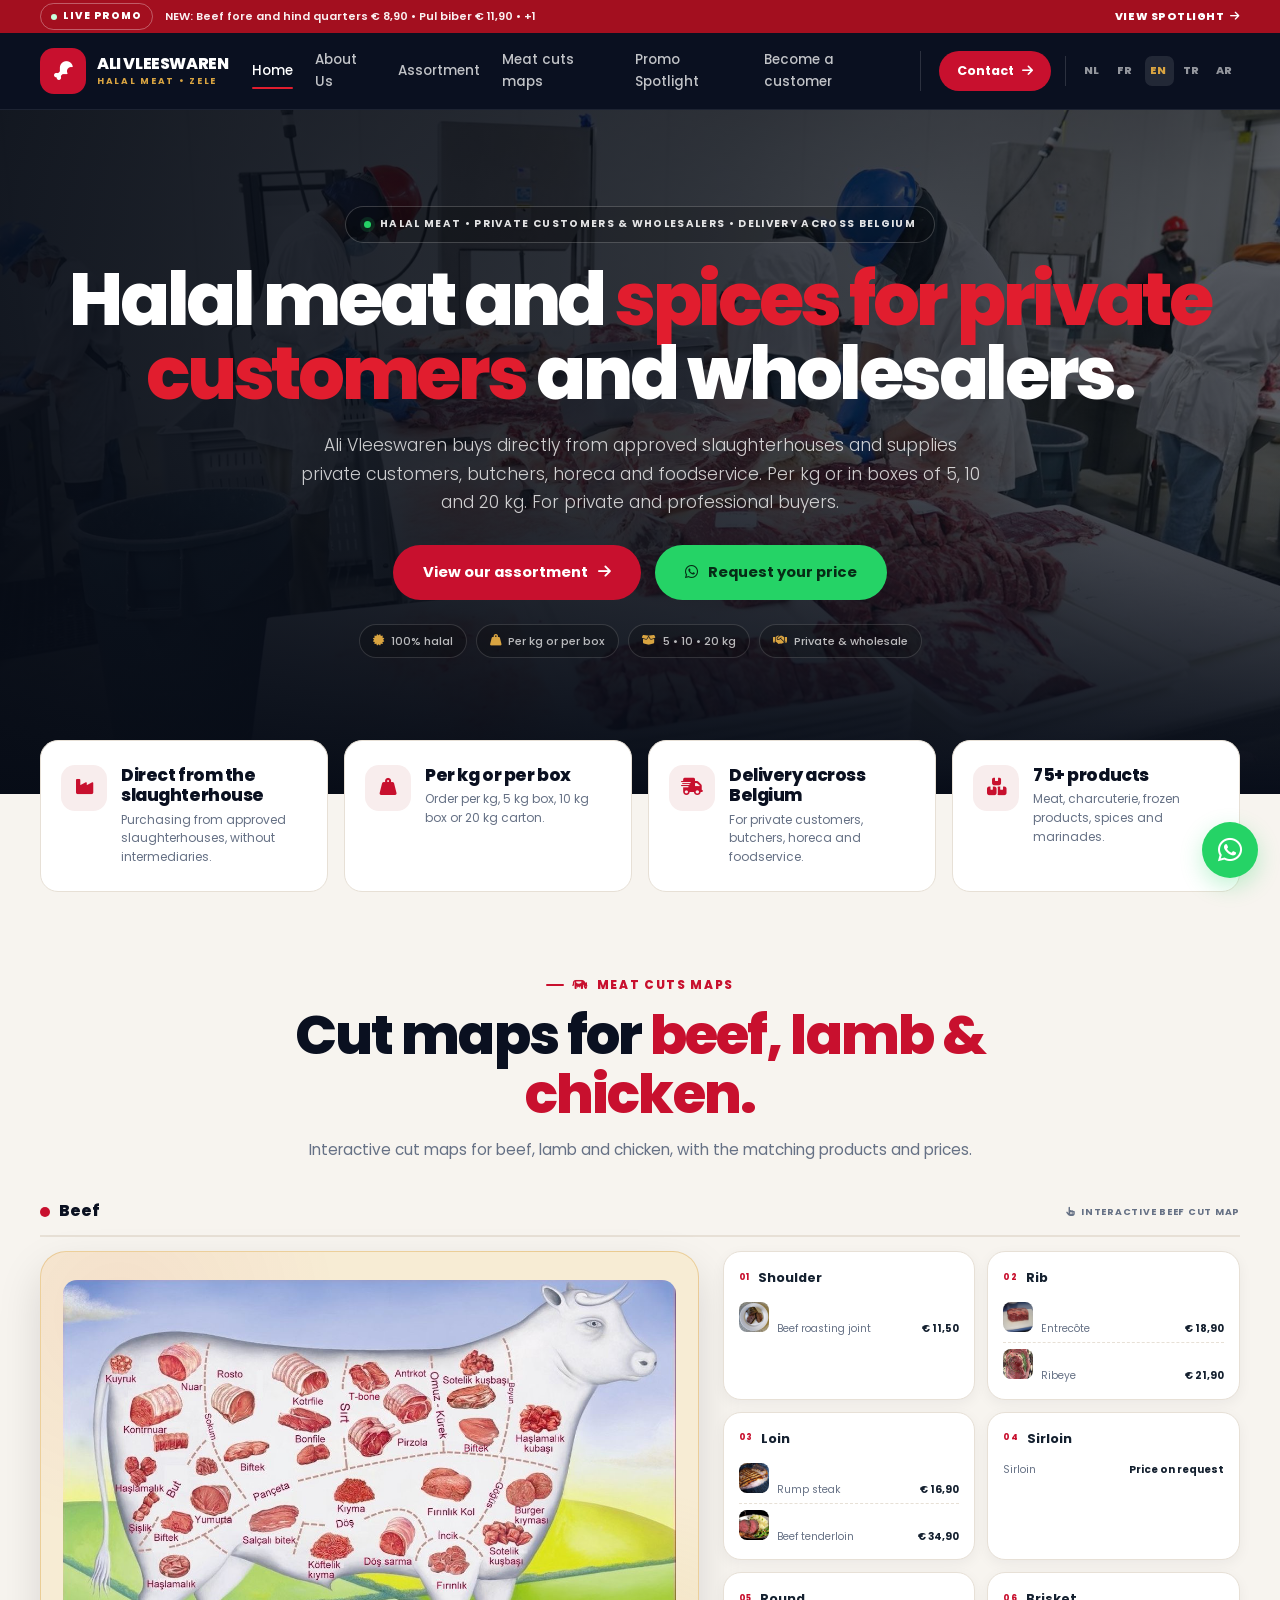
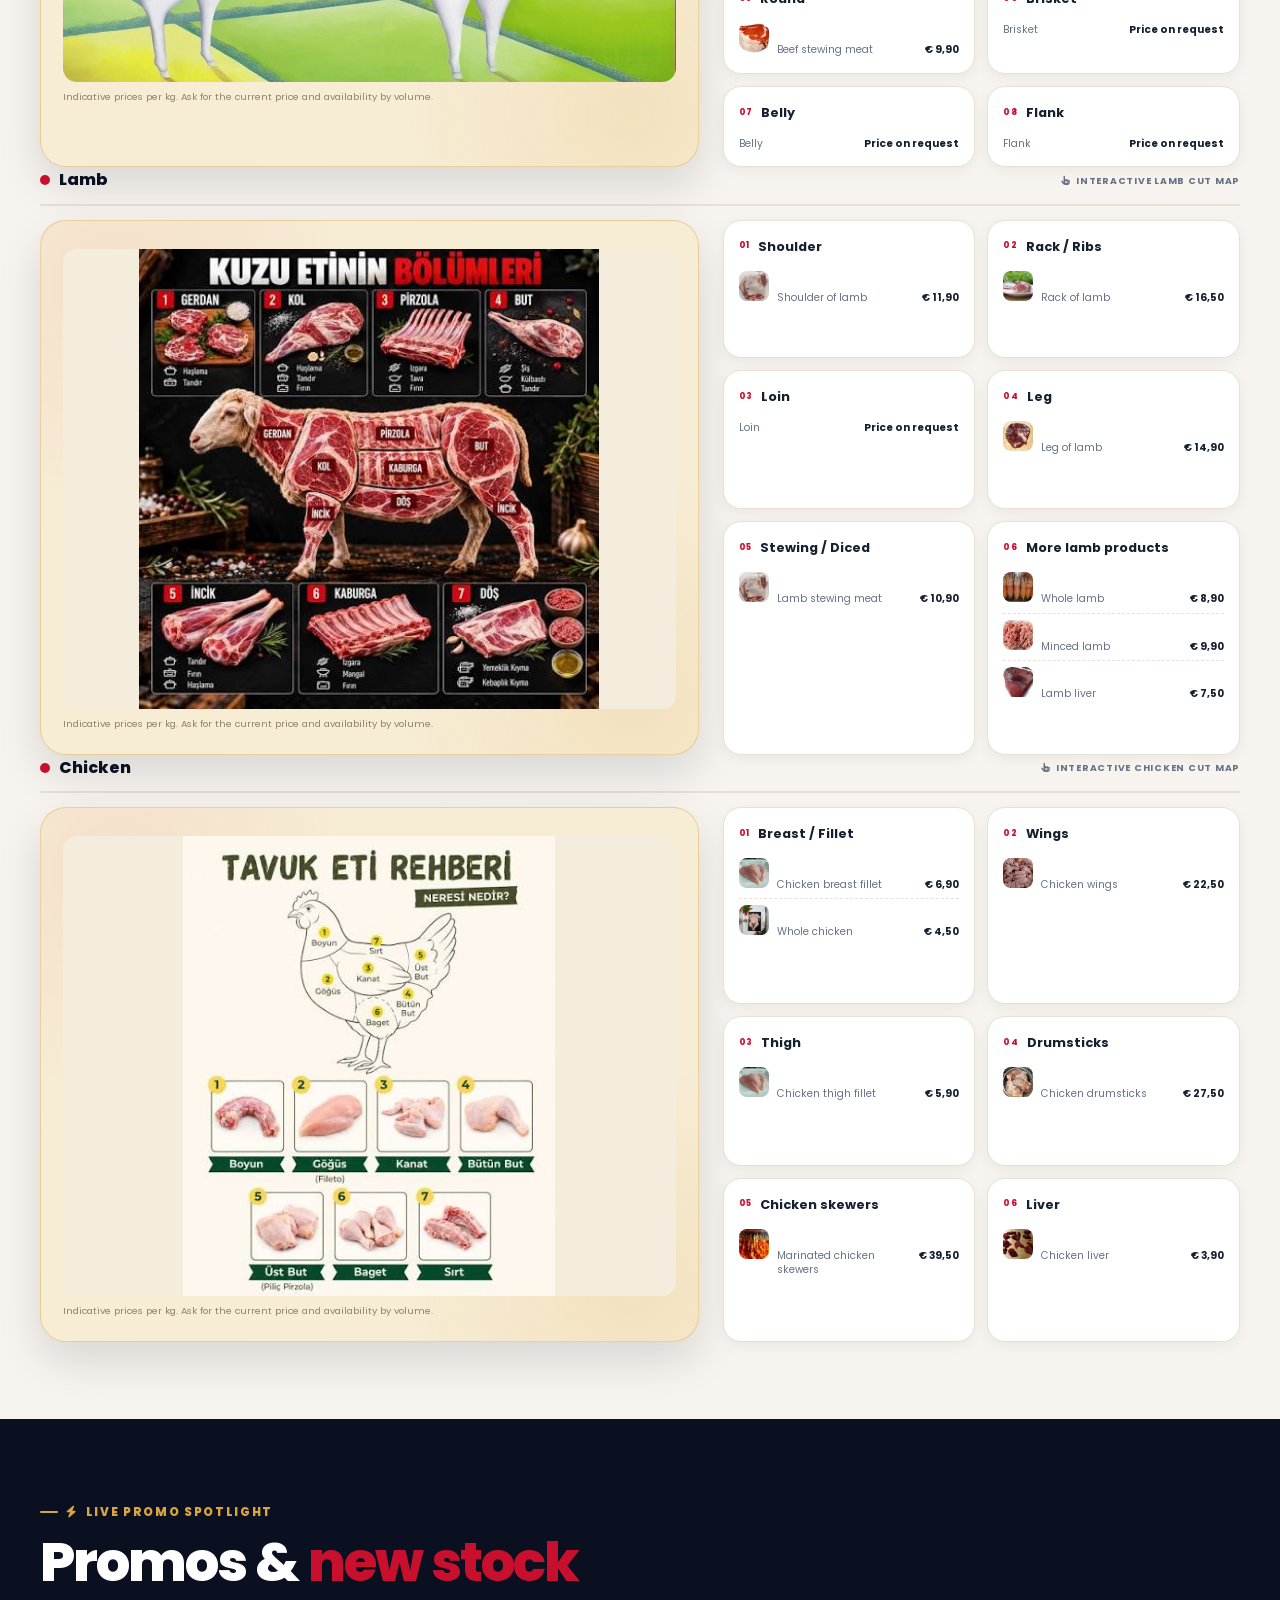
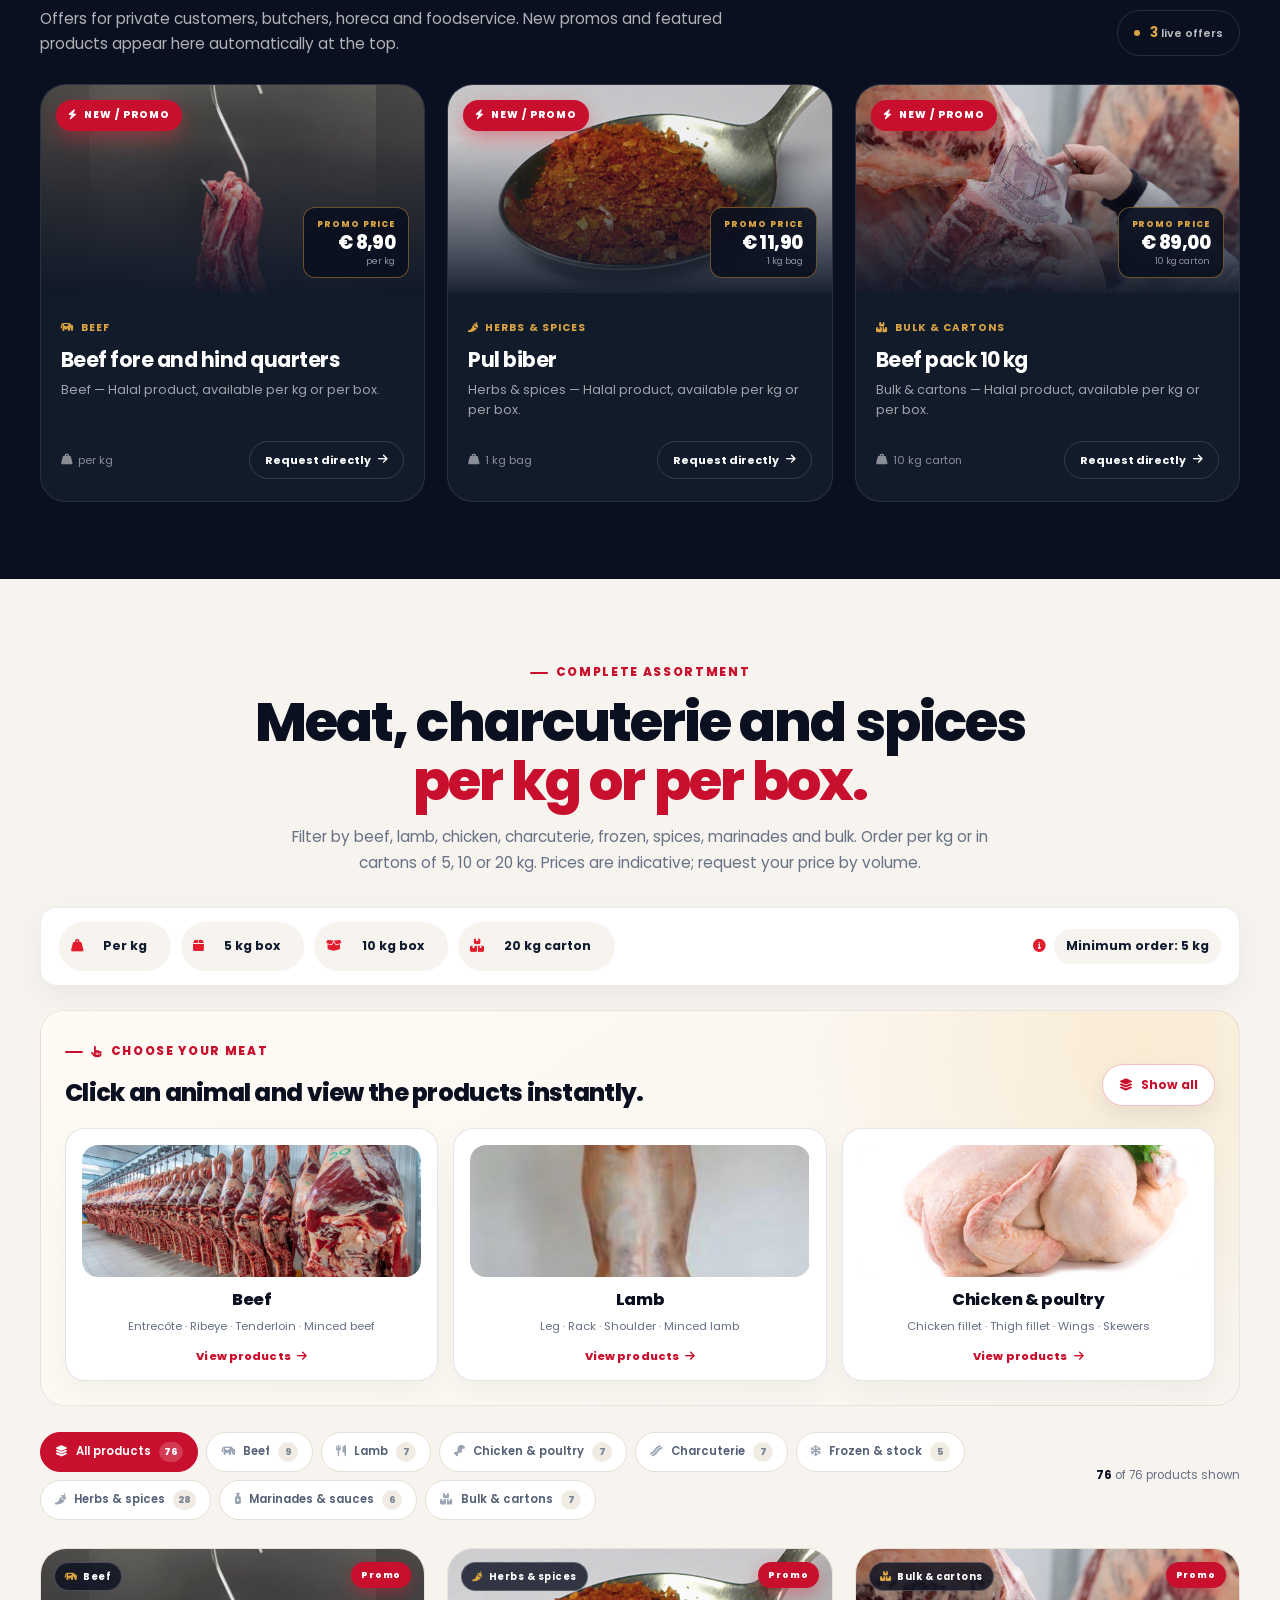
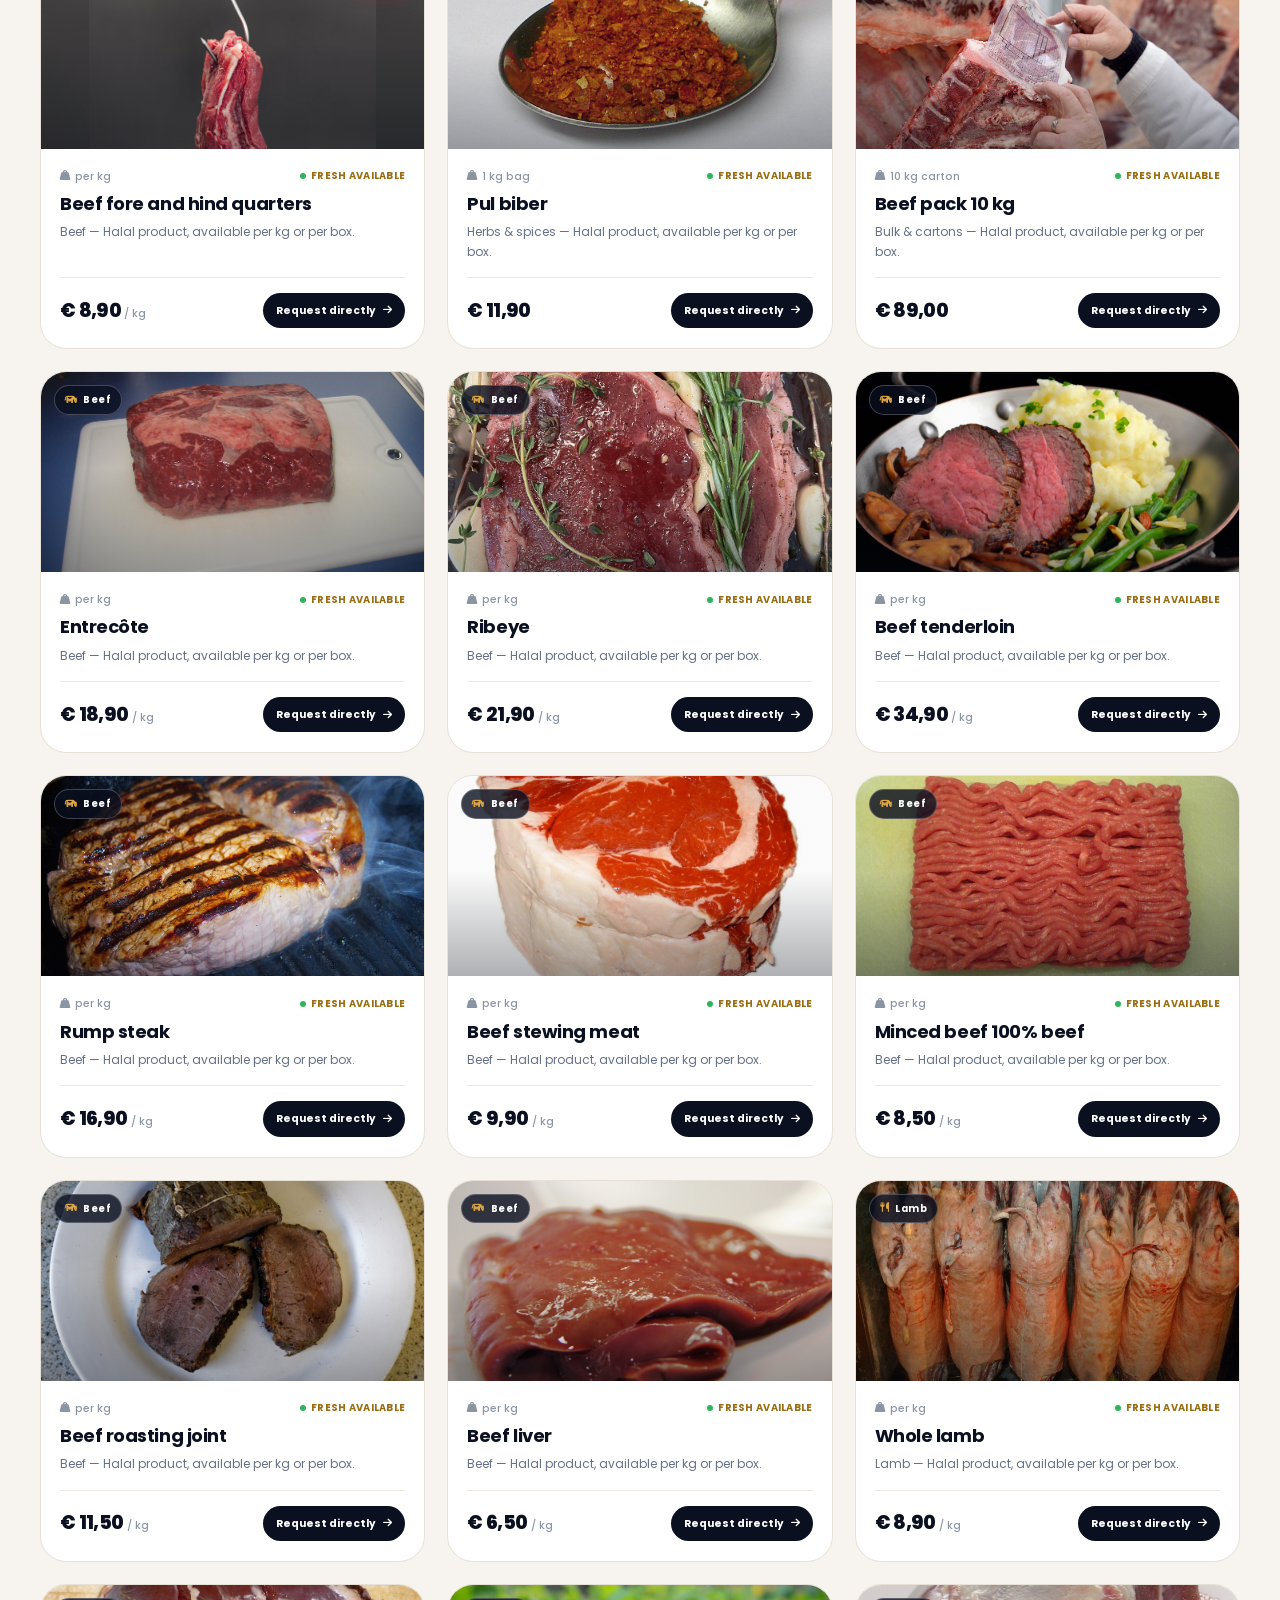
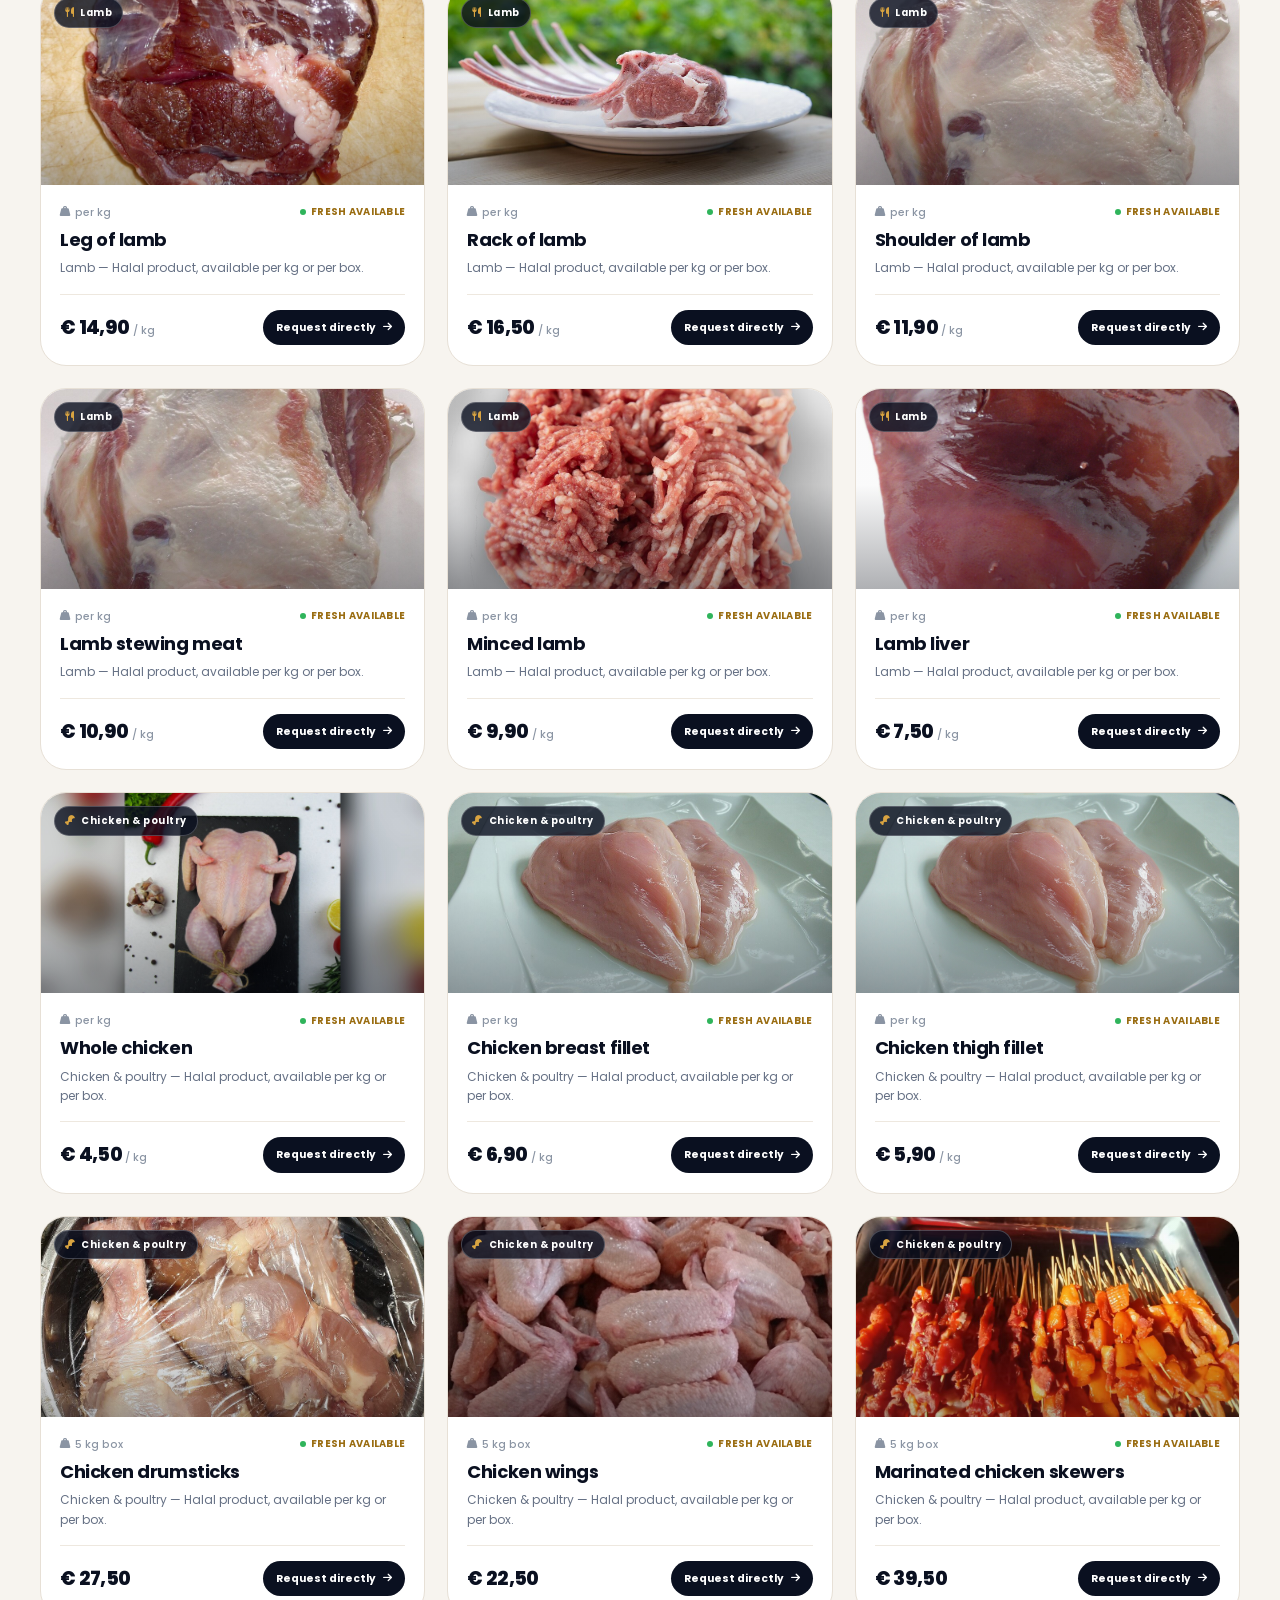
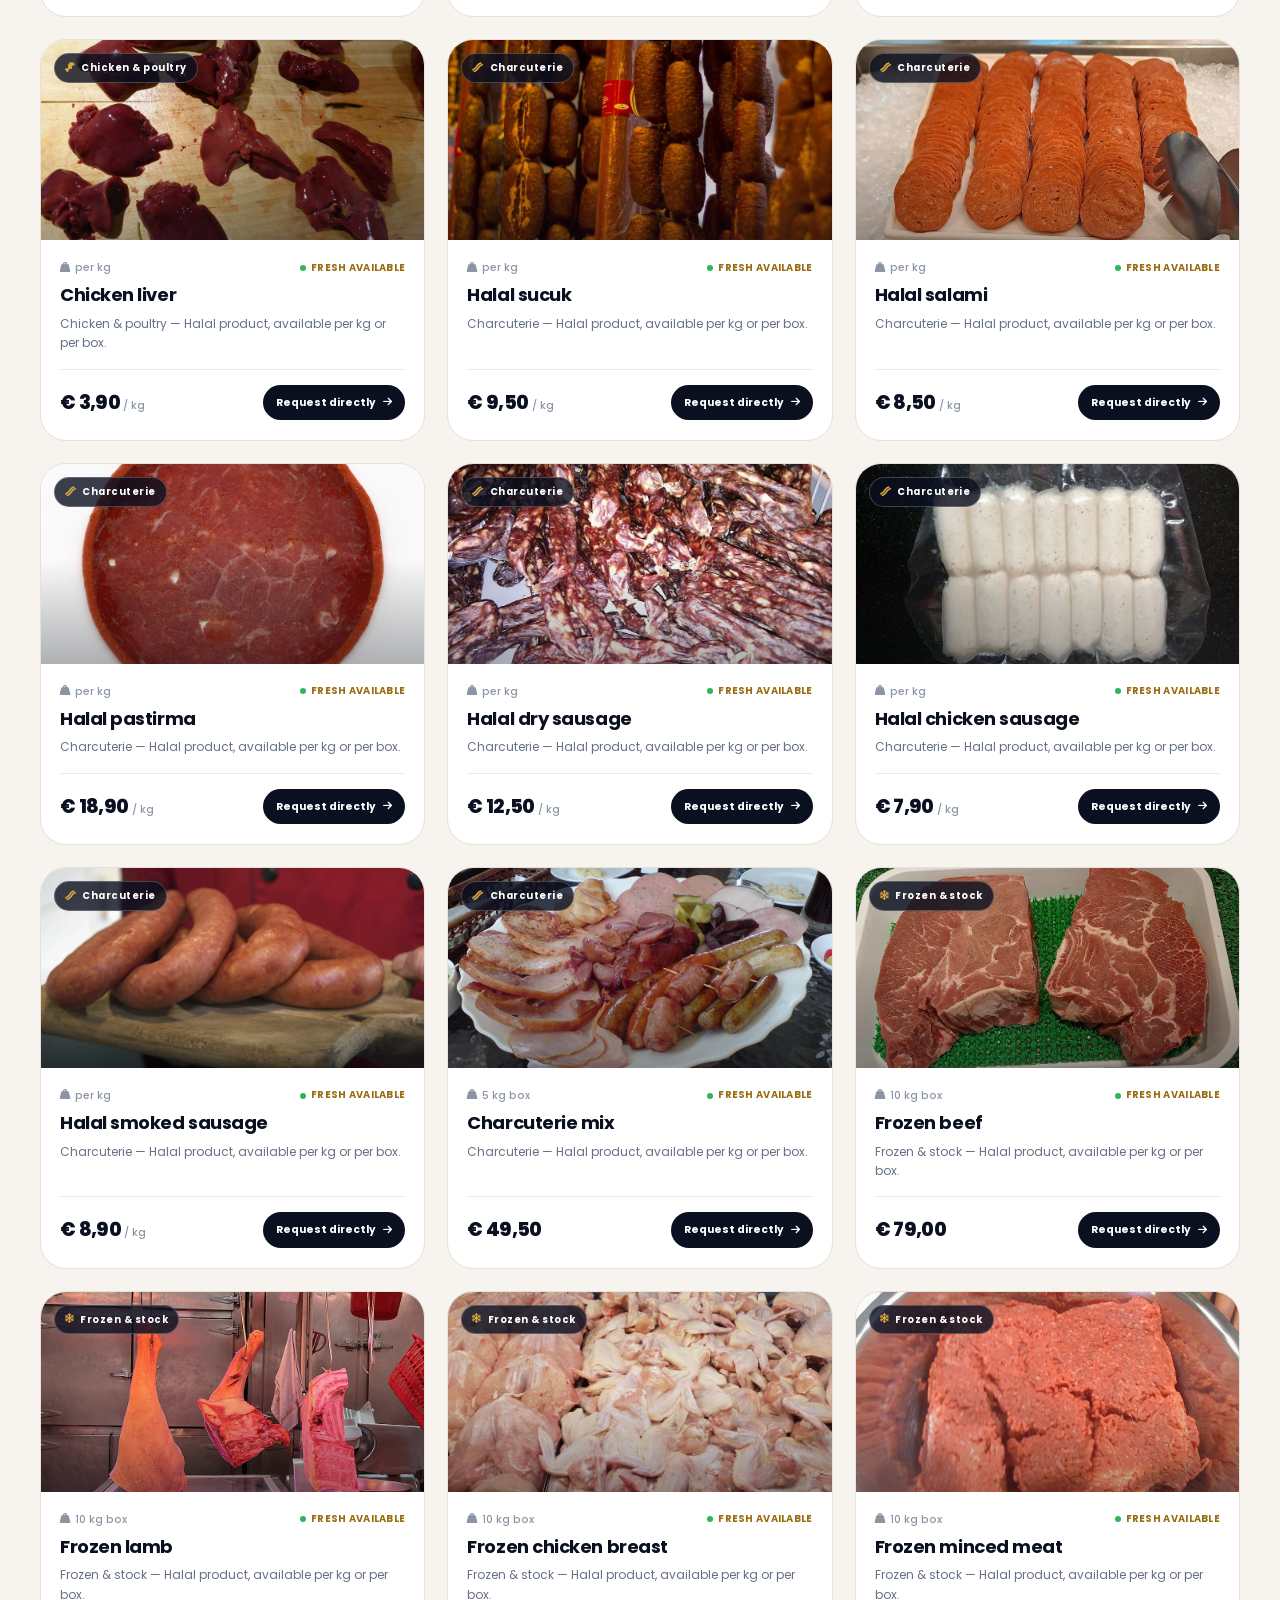
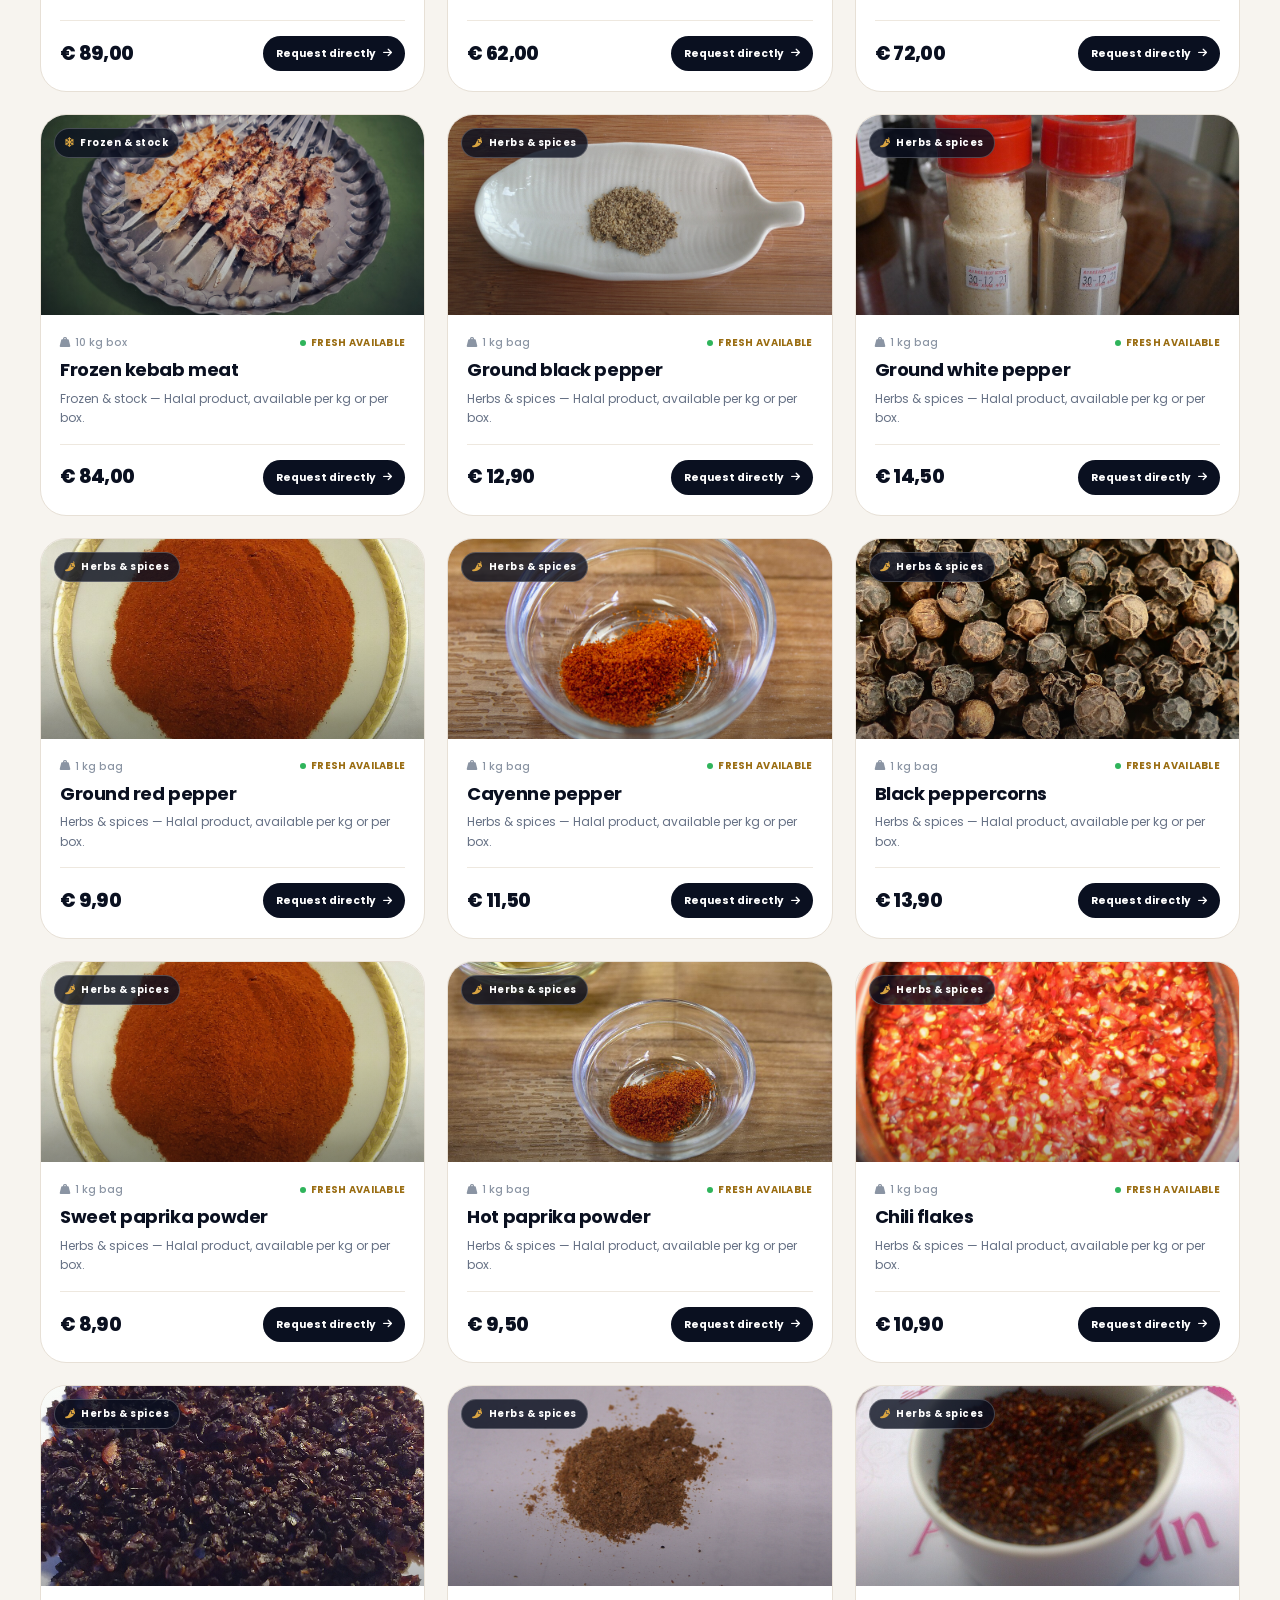
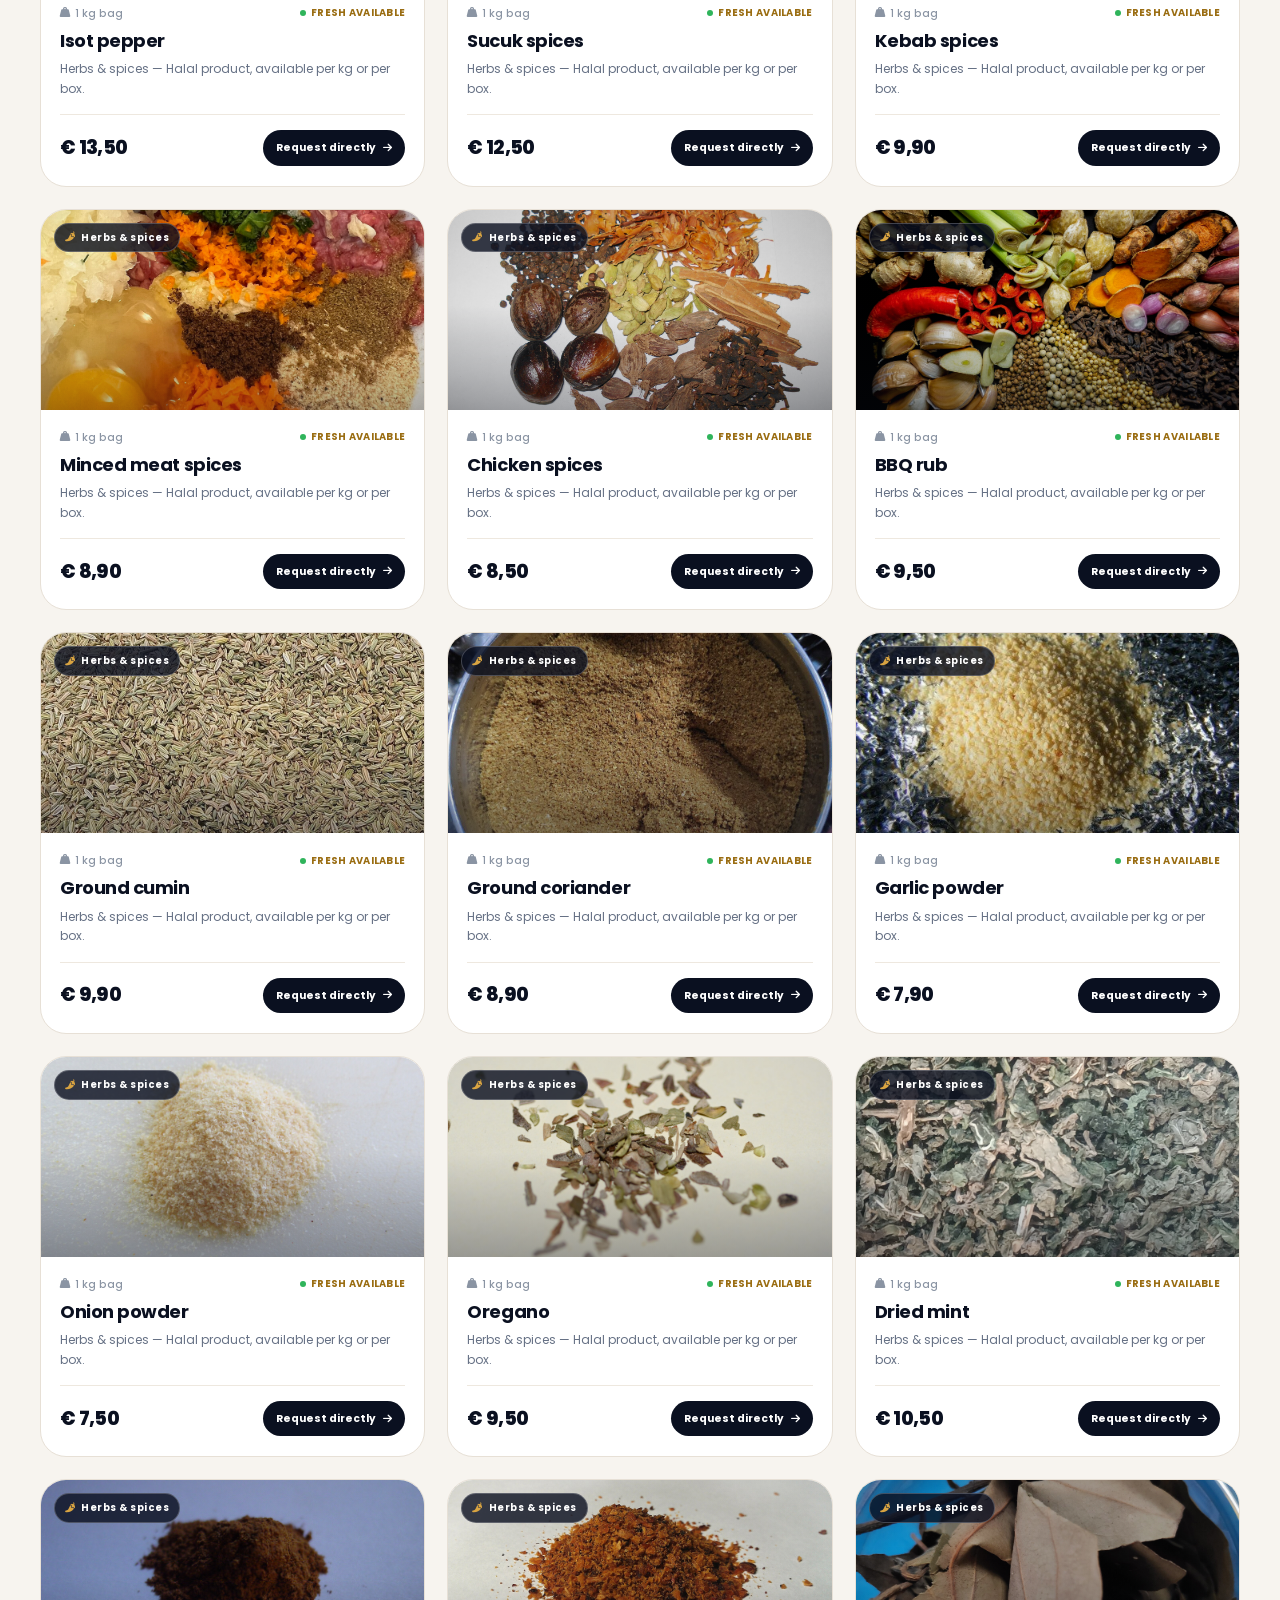
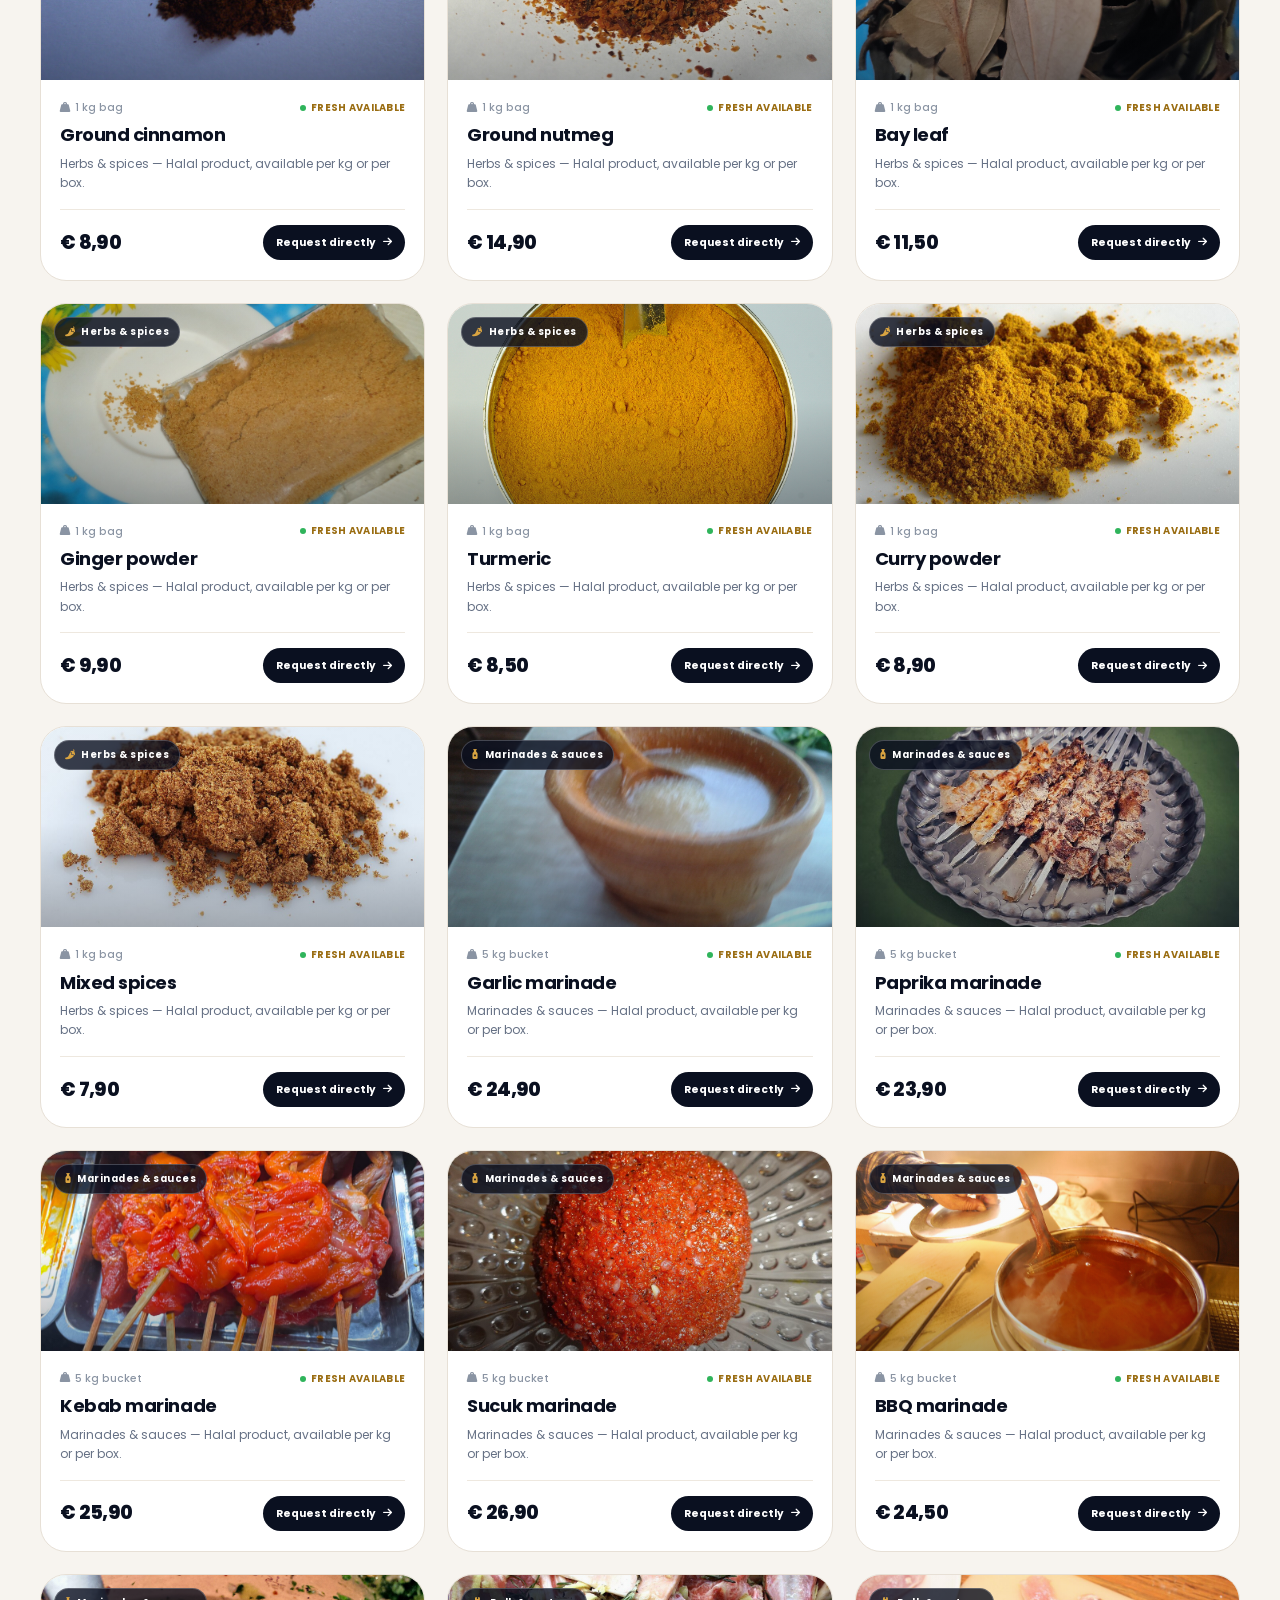
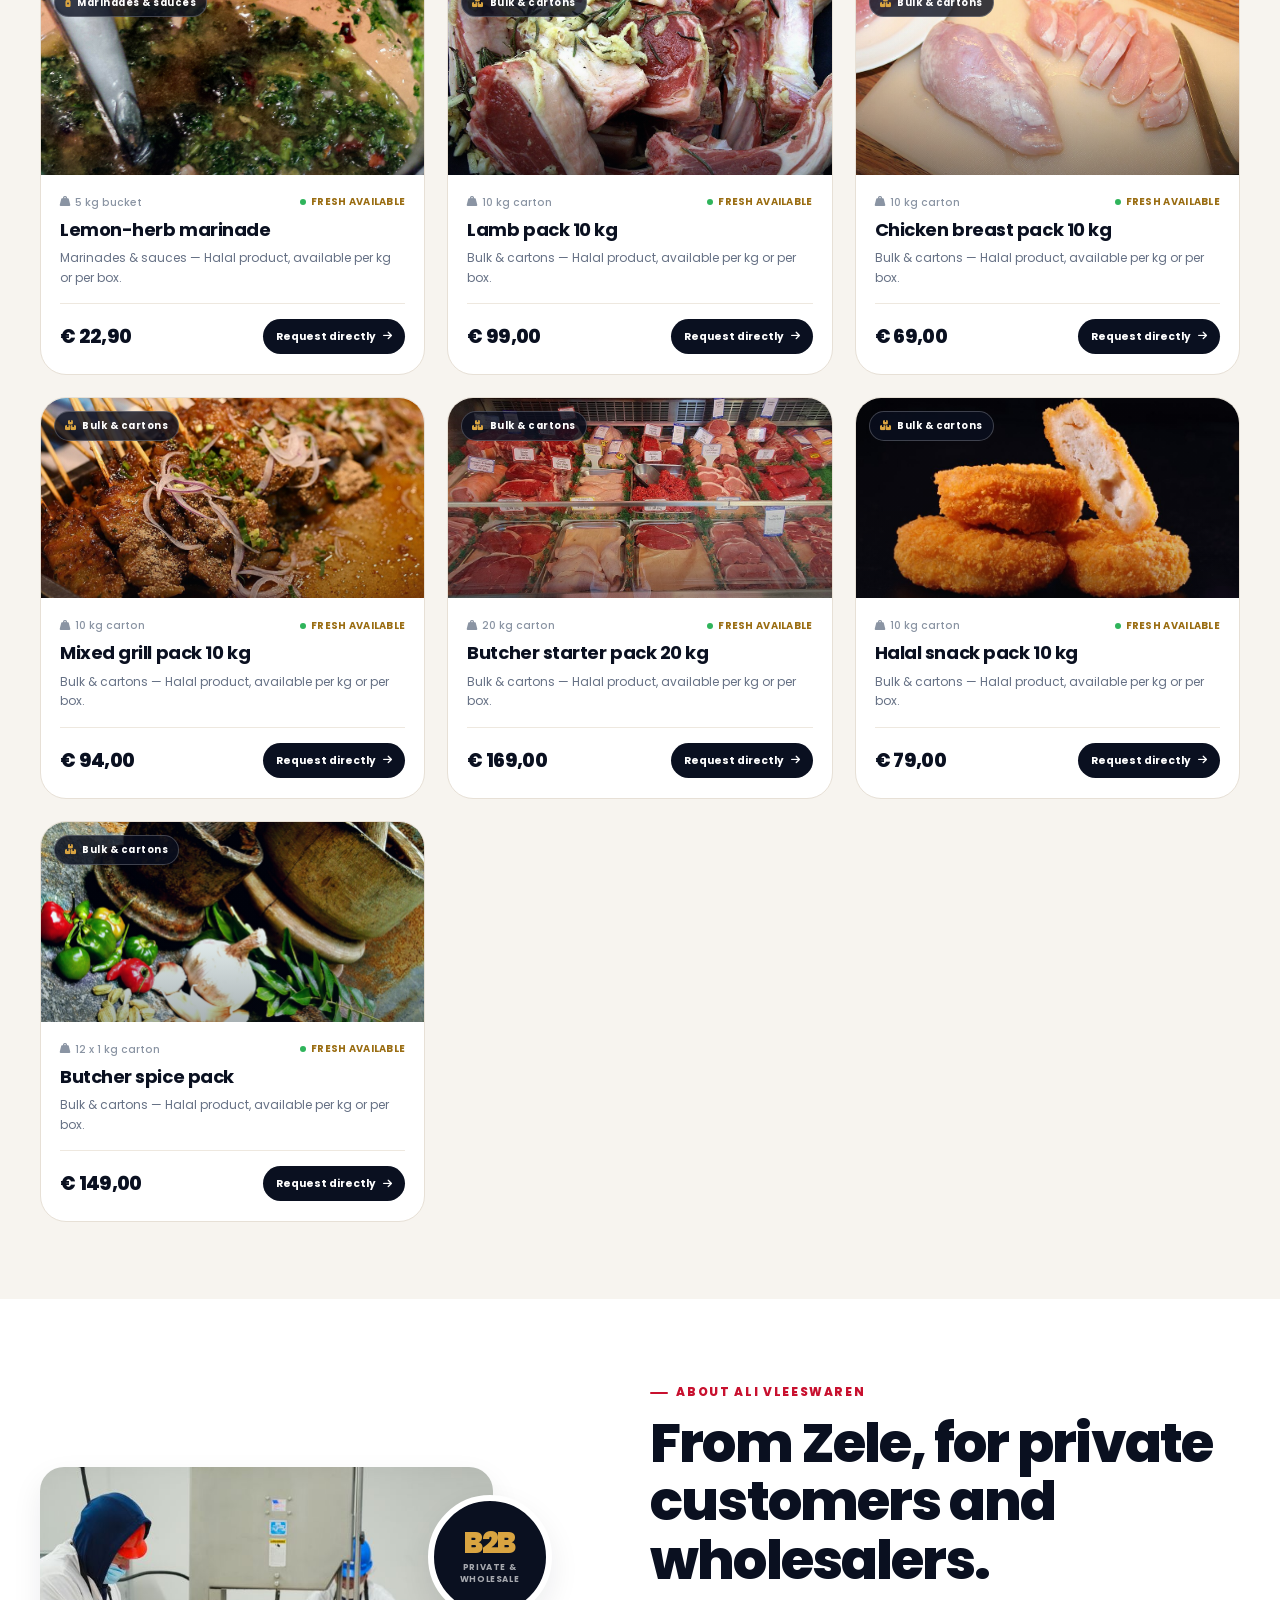
<file: en/index.html>
<!DOCTYPE html>
<html lang="en" dir="ltr" data-page-language="en" data-asset-base="../">
<head>
  <meta charset="UTF-8">
  <meta name="viewport" content="width=device-width, initial-scale=1.0">
  <meta name="description" content="Ali Vleeswaren is a halal meat supplier in Zele for private customers, butchers, horeca and foodservice. Beef, lamb and chicken by the kilo or in boxes of 5, 10 and 20 kg. Also charcuterie, frozen products, spices and marinades.">
  <meta name="theme-color" content="#0a1020">
  <title>Ali Vleeswaren | Halal meat for private customers and wholesalers</title>
  <link rel="preconnect" href="https://fonts.googleapis.com">
  <link rel="preconnect" href="https://fonts.gstatic.com" crossorigin>
  <link href="https://fonts.googleapis.com/css2?family=Noto+Sans+Arabic:wght@400;500;600;700;800&family=Poppins:wght@300;400;500;600;700;800;900&display=swap" rel="stylesheet">
  <link rel="stylesheet" href="https://cdnjs.cloudflare.com/ajax/libs/font-awesome/6.5.2/css/all.min.css">
  <link rel="icon" href="../favicon.svg" type="image/svg+xml">

  <link rel="stylesheet" href="../style.css">
</head>
<body>
  <header class="site-header">
    <div class="topbar">
      <div class="container topbar-inner">
        <span class="topbar-label"><span class="live-dot"></span> <span data-i18n="topbar.live">Live promo</span></span>
        <span id="tickerPromoText">Nieuwe promo's worden hier automatisch getoond.</span>
        <a href="#promo-spotlight" class="topbar-link"><span data-i18n="topbar.spotlight">Bekijk spotlight</span> <i class="fa-solid fa-arrow-right"></i></a>
      </div>
    </div>

    <div class="navbar-shell">
      <nav class="container navbar" aria-label="Hoofdnavigatie">
        <a href="#home" class="brand" aria-label="Ali Vleeswaren home">
          <span class="brand-mark"><i class="fa-solid fa-drumstick-bite"></i></span>
          <span class="brand-copy">
            <span class="brand-name">Ali Vleeswaren</span>
            <span class="brand-sub" data-i18n="brand.sub">Halal vlees &bull; Zele</span>
          </span>
        </a>

        <button type="button" class="menu-toggle" id="menuToggle" aria-label="Menu openen" aria-expanded="false" aria-controls="navMenu">
          <i class="fa-solid fa-bars"></i>
        </button>

        <div class="nav-menu" id="navMenu">
          <div class="mobile-menu-head">
            <a href="#home" class="brand" aria-label="Ali Vleeswaren home">
              <span class="brand-mark"><i class="fa-solid fa-drumstick-bite"></i></span>
              <span class="brand-copy">
                <span class="brand-name">Ali Vleeswaren</span>
                <span class="brand-sub" data-i18n="brand.sub">Halal vlees &bull; Zele</span>
              </span>
            </a>
            <button type="button" class="menu-close" id="menuClose" aria-label="Menu sluiten">
              <i class="fa-solid fa-xmark"></i>
            </button>
          </div>

          <ul class="nav-links">
            <li><a href="#home" class="active" data-nav="home" data-i18n="nav.home">Home</a></li>
            <li><a href="#over-ons" data-nav="over-ons" data-i18n="nav.about">Over Ons</a></li>
            <li><a href="#assortiment" data-nav="assortiment" data-i18n="nav.assortment">Assortiment</a></li>
            <li><a href="#rundvlees-snijkaart" data-nav="rundvlees-snijkaart" data-i18n="cuts.kicker">Vlees snijkaart</a></li>
            <li><a href="#promo-spotlight" data-nav="promo-spotlight" data-i18n="nav.promo">Promo Spotlight</a></li>
            <li><a href="../klanten/en/" data-nav="word-klant" data-i18n="nav.customer">Word klant</a></li>
          </ul>

          <div class="nav-actions">
            <a href="#contact" class="nav-contact" data-nav="contact"><span data-i18n="nav.contact">Contact</span> <i class="fa-solid fa-arrow-right"></i></a>
            <div class="lang-switch" role="group" aria-label="Taal kiezen" data-i18n-aria-label="lang.label">
              <a class="lang-btn" data-lang="nl" href="../nl/" aria-current="page">NL</a>
              <a class="lang-btn" data-lang="fr" href="../fr/">FR</a>
              <a class="lang-btn" data-lang="en" href="../en/">EN</a>
              <a class="lang-btn" data-lang="tr" href="../tr/">TR</a>
              <a class="lang-btn" data-lang="ar" href="../ar/">AR</a>
            </div>
          </div>
        </div>
      </nav>
    </div>
    <div class="nav-backdrop" id="navBackdrop"></div>
  </header>

  <main>
    <section class="hero" id="home">
      <div class="hero-bg" aria-hidden="true"></div>
      <div class="hero-overlay" aria-hidden="true"></div>
      <div class="hero-grid" aria-hidden="true"></div>

      <div class="container hero-content">
        <span class="hero-badge"><span class="dot"></span> <span data-i18n="hero.badge">Halal vlees &bull; Particulieren &amp; groothandel &bull; Levering heel België</span></span>
        <h1 data-i18n-html="hero.title">Halal vlees en <span class="accent">kruiden voor particulieren</span> en groothandel.</h1>
        <p class="hero-subtitle" data-i18n="hero.subtitle">Ali Vleeswaren koopt rechtstreeks in bij erkende slachthuizen en levert aan particulieren, beenhouwers, horeca en foodservice. Per kg of per doos van 5, 10 en 20 kg. Voor particuliere en professionele kopers.</p>

        <div class="hero-actions">
          <a href="#assortiment" class="btn btn-primary"><span data-i18n="hero.ctaAssortment">Bekijk ons aanbod</span> <i class="fa-solid fa-arrow-right"></i></a>
          <a href="https://wa.me/32470123456?text=Dag%20Ali%20Vleeswaren%2C%20ik%20wil%20graag%20een%20prijs%20of%20beschikbaarheid%20aanvragen%20voor%20particulier%20of%20groothandel." target="_blank" rel="noopener noreferrer" class="btn btn-whatsapp" data-wa-key="wa.general" data-track="whatsapp_hero"><i class="fa-brands fa-whatsapp"></i> <span data-i18n="hero.ctaWhatsapp">Vraag uw prijs</span></a>
        </div>

        <div class="hero-pills" aria-label="Kernkenmerken">
          <span class="hero-pill"><i class="fa-solid fa-certificate"></i> <span data-i18n="hero.halal">100% halal</span></span>
          <span class="hero-pill"><i class="fa-solid fa-weight-hanging"></i> <span data-i18n="hero.unit">Per kg of per doos</span></span>
          <span class="hero-pill"><i class="fa-solid fa-box-open"></i> <span data-i18n="hero.box">5 &bull; 10 &bull; 20 kg</span></span>
          <span class="hero-pill"><i class="fa-solid fa-handshake"></i> <span data-i18n="hero.b2b">Particulier &amp; groothandel</span></span>
        </div>
      </div>

      <a href="#stats" class="hero-scroll"><span data-i18n="hero.scroll">Ontdek ons aanbod</span> <i class="fa-solid fa-chevron-down"></i></a>
    </section>

    <div class="stats-wrap" id="stats">
      <div class="container stats-grid">
        <article class="stat-card reveal">
          <span class="stat-icon"><i class="fa-solid fa-industry"></i></span>
          <div class="stat-copy">
            <strong data-i18n="stats.slaughter.title">Rechtstreeks van slachthuis</strong>
            <span data-i18n="stats.slaughter.text">Inkoop bij erkende slachthuizen, zonder tussenstappen.</span>
          </div>
        </article>
        <article class="stat-card reveal">
          <span class="stat-icon"><i class="fa-solid fa-weight-hanging"></i></span>
          <div class="stat-copy">
            <strong data-i18n="stats.unit.title">Per kg of per doos</strong>
            <span data-i18n="stats.unit.text">Bestel per kg, 5 kg doos, 10 kg doos of 20 kg karton.</span>
          </div>
        </article>
        <article class="stat-card reveal">
          <span class="stat-icon"><i class="fa-solid fa-truck-fast"></i></span>
          <div class="stat-copy">
            <strong data-i18n="stats.delivery.title">Levering heel België</strong>
            <span data-i18n="stats.delivery.text">Voor particulieren, beenhouwers, horeca en foodservice.</span>
          </div>
        </article>
        <article class="stat-card reveal">
          <span class="stat-icon"><i class="fa-solid fa-boxes-stacked"></i></span>
          <div class="stat-copy">
            <strong data-i18n="stats.products.title">75+ producten</strong>
            <span data-i18n="stats.products.text">Vlees, vleeswaren, diepvries, kruiden en marinades.</span>
          </div>
        </article>
      </div>
    </div>

    <section class="section cuts-section" id="rundvlees-snijkaart">
      <div class="container">
        <div class="section-heading reveal">
          <span class="section-kicker"><i class="fa-solid fa-cow"></i> <span data-i18n="cuts.kicker">Vlees snijkaart</span></span>
          <h2 class="section-title" data-i18n-html="cuts.title">Snijkaarten voor <span class="accent">rund, lam & kip.</span></h2>
          <p class="section-subtitle" data-i18n="cuts.subtitle">Interactieve snijkaarten met de belangrijkste sneden van rund, lam en kip, met de bijhorende producten en prijzen.</p>
        </div>
        <div id="cutMapsPanels" class="reveal"></div>
      </div>
    </section>

    <section class="section promo-section" id="promo-spotlight">
      <div class="container">
        <div class="promo-header reveal">
          <div>
            <span class="section-kicker light"><i class="fa-solid fa-bolt"></i> <span data-i18n="promo.kicker">Live promo spotlight</span></span>
            <h2 class="section-title light" data-i18n-html="promo.title">Promo's &amp; <span class="accent">nieuwe voorraad</span></h2>
            <p class="section-subtitle light" style="margin-left:0;" data-i18n="promo.subtitle">Acties voor particulieren, beenhouwers, horeca en foodservice. Nieuwe promo's en uitgelichte producten verschijnen hier automatisch bovenaan.</p>
          </div>
          <div class="promo-live">
            <span class="live-dot"></span>
            <span><strong id="promoCount">3</strong> <span data-i18n="promo.live">live acties</span></span>
          </div>
        </div>

        <div class="promo-grid reveal" id="promoGrid"></div>

        <div class="empty-state" id="promoEmpty">
          <i class="fa-solid fa-tags"></i>
          <strong data-i18n="promo.emptyTitle">Nog geen actieve promo's</strong>
          <span data-i18n="promo.emptyText">Nieuwe promo's verschijnen hier automatisch zodra ze beschikbaar zijn.</span>
        </div>
      </div>
    </section>

    <section class="section catalog-section" id="assortiment">
      <div class="container">
        <div class="section-heading reveal">
          <span class="section-kicker" data-i18n="catalog.kicker">Volledig assortiment</span>
          <h2 class="section-title" data-i18n-html="catalog.title">Vlees, vleeswaren en kruiden <span class="accent">per kg of per doos.</span></h2>
          <p class="section-subtitle" data-i18n="catalog.subtitle">Filter op rund, lam, kip, vleeswaren, diepvries, kruiden, marinades en grootverbruik. Bestel per kg of per karton van 5, 10 of 20 kg. Prijzen zijn indicatief; vraag uw prijs per volume.</p>
        </div>

        <div class="order-strip reveal" aria-label="Bestelvoorwaarden">
          <span><i class="fa-solid fa-weight-hanging"></i> <span data-i18n="order.kg">Per kg</span></span>
          <span><i class="fa-solid fa-box"></i> <span data-i18n="order.box5">5 kg doos</span></span>
          <span><i class="fa-solid fa-box-open"></i> <span data-i18n="order.box10">10 kg doos</span></span>
          <span><i class="fa-solid fa-boxes-stacked"></i> <span data-i18n="order.box20">20 kg karton</span></span>
          <strong class="order-note"><i class="fa-solid fa-circle-info"></i> <span data-i18n="order.min">Minimale bestelling: 5 kg</span></strong>
        </div>

        <div class="animal-section reveal">
          <div class="animal-head">
            <div>
              <span class="section-kicker"><i class="fa-solid fa-hand-pointer"></i> <span data-i18n="animals.kicker">Kies uw vlees</span></span>
              <h3 class="animal-title" data-i18n="animals.title">Klik op een dier en bekijk meteen de producten.</h3>
            </div>
            <button type="button" class="animal-all" data-animal-category="all">
              <i class="fa-solid fa-layer-group"></i> <span data-i18n="animals.all">Toon alles</span>
            </button>
          </div>

          <div class="animal-grid" id="animalGrid">
            <button type="button" class="animal-card" data-animal-category="rund" aria-pressed="false">
              <span class="animal-art" aria-hidden="true">
                <img class="animal-photo" src="../images/beef.jpg" alt="" loading="lazy" width="900" height="600">
              </span>
              <span class="animal-copy">
                <strong data-i18n="animals.cow.title">Rundvlees</strong>
                <span data-i18n="animals.cow.meats">Entrecôte · Ribeye · Ossenhaas · Gehakt</span>
              </span>
              <span class="animal-cta"><span data-i18n="animals.view">Bekijk producten</span> <i class="fa-solid fa-arrow-right"></i></span>
            </button>

            <button type="button" class="animal-card" data-animal-category="lam" aria-pressed="false">
              <span class="animal-art" aria-hidden="true">
                <img class="animal-photo" src="../images/lamb.jpg" alt="" loading="lazy" width="900" height="600">
              </span>
              <span class="animal-copy">
                <strong data-i18n="animals.sheep.title">Lamsvlees</strong>
                <span data-i18n="animals.sheep.meats">Lamsbout · Lamsrack · Lamsschouder · Gehakt</span>
              </span>
              <span class="animal-cta"><span data-i18n="animals.view">Bekijk producten</span> <i class="fa-solid fa-arrow-right"></i></span>
            </button>

            <button type="button" class="animal-card" data-animal-category="kip" aria-pressed="false">
              <span class="animal-art" aria-hidden="true">
                <img class="animal-photo" src="../images/chicken.jpg" alt="" loading="lazy" width="900" height="600">
              </span>
              <span class="animal-copy">
                <strong data-i18n="animals.chicken.title">Kip &amp; Gevogelte</strong>
                <span data-i18n="animals.chicken.meats">Kipfilet · Kipdijfilet · Kippenvleugels · Kipspies</span>
              </span>
              <span class="animal-cta"><span data-i18n="animals.view">Bekijk producten</span> <i class="fa-solid fa-arrow-right"></i></span>
            </button>
          </div>
        </div>

        <div class="filter-wrap reveal">
          <div class="filter-pills" id="filterPills" aria-label="Filter producten op categorie" data-i18n-aria-label="catalog.filterLabel"></div>
          <div class="catalog-meta" id="catalogMeta"><strong>0</strong> <span data-i18n="catalog.visible">producten zichtbaar</span></div>
        </div>

        <div class="product-grid reveal" id="productGrid"></div>

        <div class="no-products" id="noProducts">
          <i class="fa-solid fa-box-open"></i>
          <strong data-i18n="catalog.noTitle">Geen producten in deze categorie</strong>
          <span data-i18n="catalog.noText">Kies een andere categorie of bekijk het volledige assortiment.</span>
        </div>
      </div>
    </section>

    <section class="section about-section" id="over-ons">
      <div class="container">
        <div class="about-grid">
          <div class="about-visual reveal">
            <div class="about-photo-main">
              <img src="../images/wholesale.jpg" alt="Vleesverwerking in de groothandel" loading="lazy">
            </div>
            <div class="about-photo-small">
              <img src="../images/bulk.jpg" alt="Kartonnen en pallets in het magazijn" loading="lazy">
            </div>
            <div class="about-badge">
              <strong>B2B</strong>
              <span data-i18n="about.badge">Particulier &amp; groothandel</span>
            </div>
          </div>

          <div class="about-copy reveal">
            <span class="section-kicker" data-i18n="about.kicker">Over Ali Vleeswaren</span>
            <h2 class="section-title" data-i18n="about.title">Vanuit Zele, voor particulier en groothandel.</h2>
            <p class="lead" style="margin-top:18px;" data-i18n="about.lead">Ali Vleeswaren koopt rechtstreeks in bij erkende slachthuizen en levert aan particulieren, beenhouwers, horeca en foodservice.</p>
            <p data-i18n="about.p1">Ons aanbod bestaat uit rund-, lam- en kippenvlees, vleeswaren, diepvriesproducten, kruiden, marinades en grootverpakkingen. U bestelt per kg of per doos van 5, 10 of 20 kg, afhankelijk van uw volume en noden.</p>
            <p data-i18n="about.p2">Wij focussen op correcte prijzen, constante kwaliteit en snelle opvolging. Zowel particuliere klanten als professionele afnemers zijn welkom.</p>

            <ul class="about-list">
              <li><i class="fa-solid fa-industry"></i> <span data-i18n="about.list1">Inkoop bij erkende slachthuizen</span></li>
              <li><i class="fa-solid fa-weight-hanging"></i> <span data-i18n="about.list2">Per kg of per doos van 5, 10 en 20 kg</span></li>
              <li><i class="fa-solid fa-truck-fast"></i> <span data-i18n="about.list3">Levering aan particulieren en groothandel in heel België</span></li>
              <li><i class="fa-solid fa-pepper-hot"></i> <span data-i18n="about.list4">Volledig kruiden- en marinade-assortiment</span></li>
            </ul>

            <div class="about-metrics">
              <div>
                <strong>75+</strong>
                <span data-i18n="about.metric1">Producten</span>
              </div>
              <div>
                <strong>5–20 kg</strong>
                <span data-i18n="about.metric2">Per doos of karton</span>
              </div>
              <div>
                <strong>100%</strong>
                <span data-i18n="about.metric3">Halal en traceerbaar</span>
              </div>
            </div>
          </div>
        </div>
      </div>
    </section>

    <section class="section customer-section" id="word-klant">
      <div class="container">
        <div class="customer-grid">
          <div class="customer-copy reveal">
            <span class="section-kicker"><i class="fa-solid fa-user-plus"></i> <span data-i18n="customer.kicker">Word klant</span></span>
            <h2 class="section-title" data-i18n-html="customer.title">Word klant en krijg <span class="accent">8% welkomstkorting.</span></h2>
            <p class="lead" data-i18n="customer.subtitle">Particuliere en professionele klanten krijgen bij hun eerste aanvraag een welkomstkorting. Laat uw gegevens achter en wij contacteren u meteen met de juiste prijzen.</p>

            <ul class="customer-benefits">
              <li>
                <span class="customer-benefit-icon"><i class="fa-solid fa-percent"></i></span>
                <div>
                  <strong data-i18n="customer.b1Title">8% welkomstkorting</strong>
                  <span data-i18n="customer.b1Text">Op uw eerste bestelling na goedkeuring.</span>
                </div>
              </li>
              <li>
                <span class="customer-benefit-icon"><i class="fa-solid fa-tags"></i></span>
                <div>
                  <strong data-i18n="customer.b2Title">Prijzen op maat</strong>
                  <span data-i18n="customer.b2Text">Per kg, per doos of per karton, afhankelijk van uw volume.</span>
                </div>
              </li>
              <li>
                <span class="customer-benefit-icon"><i class="fa-solid fa-headset"></i></span>
                <div>
                  <strong data-i18n="customer.b3Title">Snelle opvolging</strong>
                  <span data-i18n="customer.b3Text">Wij antwoorden via WhatsApp, telefoon of e-mail.</span>
                </div>
              </li>
            </ul>
          </div>

          <div class="customer-card reveal">
            <div class="customer-discount">
              <strong id="discountPercent">8%</strong>
              <span data-i18n="customer.discount">welkomstkorting</span>
            </div>

            <form class="customer-form" id="customerForm">
              <div class="customer-form-head">
                <h3 data-i18n="customer.formTitle">Word klant</h3>
                <p data-i18n="customer.formText">Vul kort uw gegevens in. Wij nemen daarna contact op.</p>
              </div>

              <div class="field">
                <label for="cType" data-i18n="customer.type">Type klant *</label>
                <select id="cType" name="type" required>
                  <option value="particulier" data-i18n="customer.typePrivate">Particulier</option>
                  <option value="groothandel" data-i18n="customer.typeWholesale">Groothandel / horeca</option>
                </select>
              </div>

              <div class="form-row">
                <div class="field">
                  <label for="cBusiness" data-i18n="customer.business">Bedrijfsnaam / zaak</label>
                  <input type="text" id="cBusiness" name="business" autocomplete="organization" placeholder="Bv. Slagerij De Smaak" data-i18n-placeholder="customer.businessPlaceholder">
                </div>
                <div class="field">
                  <label for="cName" data-i18n="customer.name">Contactpersoon *</label>
                  <input type="text" id="cName" name="name" autocomplete="name" placeholder="Bv. Ahmed Yilmaz" data-i18n-placeholder="customer.namePlaceholder" required>
                </div>
              </div>

              <div class="form-row">
                <div class="field">
                  <label for="cEmail" data-i18n="customer.email">E-mail *</label>
                  <input type="email" id="cEmail" name="email" autocomplete="email" placeholder="naam@bedrijf.be" data-i18n-placeholder="customer.emailPlaceholder" required>
                </div>
                <div class="field">
                  <label for="cPhone" data-i18n="customer.phone">Telefoon *</label>
                  <input type="tel" id="cPhone" name="phone" autocomplete="tel" placeholder="+32 4xx xx xx xx" required>
                </div>
              </div>

              <div class="form-row">
                <div class="field">
                  <label for="cCity" data-i18n="customer.city">Stad / gemeente</label>
                  <input type="text" id="cCity" name="city" autocomplete="address-level2" placeholder="Bv. Zele" data-i18n-placeholder="customer.cityPlaceholder">
                </div>
                <div class="field">
                  <label for="cVat" data-i18n="customer.vat">BTW-nummer (optioneel)</label>
                  <input type="text" id="cVat" name="vat" placeholder="BE 0123.456.789">
                </div>
              </div>

              <div class="field">
                <label for="cMessage" data-i18n="customer.message">Waar hebt u interesse in?</label>
                <textarea id="cMessage" name="message" placeholder="Bv. rundvlees, lamsvlees, kip en kruiden..." data-i18n-placeholder="customer.messagePlaceholder"></textarea>
              </div>

              <button type="submit" class="btn btn-primary customer-submit"><i class="fa-solid fa-paper-plane"></i> <span data-i18n="customer.submit">Verstuur aanvraag</span></button>
              <p class="customer-form-note" data-i18n="customer.formNote">Na het versturen opent WhatsApp met uw gegevens. Uw aanvraag wordt niet automatisch goedgekeurd.</p>
            </form>

            <div class="customer-success" id="customerSuccess" hidden aria-live="polite">
              <span class="customer-success-icon"><i class="fa-solid fa-check"></i></span>
              <h3 data-i18n="customer.successTitle">Bedankt! Uw aanvraag is klaar.</h3>
              <p data-i18n="customer.successText">Verstuur uw gegevens via WhatsApp of e-mail. Na bevestiging ontvangt u de welkomstkorting.</p>
              <div class="discount-code">
                <small data-i18n="customer.codeLabel">Uw kortingscode</small>
                <strong id="discountCode">WELKOM8</strong>
              </div>
              <div class="customer-success-actions">
                <a href="#" id="customerWhatsApp" target="_blank" rel="noopener noreferrer" class="btn btn-whatsapp"><i class="fa-brands fa-whatsapp"></i> <span data-i18n="customer.whatsapp">Verstuur via WhatsApp</span></a>
                <a href="#" id="customerMail" class="btn btn-dark"><i class="fa-solid fa-envelope"></i> <span data-i18n="customer.mail">Verstuur via e-mail</span></a>
              </div>
              <button type="button" class="customer-again" id="customerAgain" data-i18n="customer.again">Nieuwe aanvraag</button>
            </div>
          </div>
        </div>
      </div>
    </section>

    <section class="section contact-section" id="contact">
      <div class="container">
        <div class="section-heading reveal">
          <span class="section-kicker" data-i18n="contact.kicker">Contact &amp; bestelling</span>
          <h2 class="section-title" data-i18n-html="contact.title">Vraag uw <span class="accent">prijs of bestelling aan.</span></h2>
          <p class="section-subtitle" data-i18n="contact.subtitle">Stuur uw bestelling of vraag een prijsofferte per kg, doos of karton. Voor particulieren, beenhouwers, horeca en foodservice in heel België.</p>
        </div>

        <div class="contact-grid reveal">
          <article class="contact-card dark">
            <span class="contact-icon"><i class="fa-brands fa-whatsapp"></i></span>
            <h3 data-i18n="contact.waTitle">WhatsApp bestellingen</h3>
            <p data-i18n="contact.waText">Stuur uw bestelling of vraag rechtstreeks een prijs per kg, doos of karton. Voor particulier en groothandel. Tijdens de openingsuren antwoorden we doorgaans binnen 15 minuten.</p>
            <div class="contact-line"><i class="fa-solid fa-phone"></i><span>+32 470 12 34 56</span></div>
            <a href="https://wa.me/32470123456?text=Dag%20Ali%20Vleeswaren%2C%20ik%20wil%20graag%20een%20prijs%20of%20beschikbaarheid%20aanvragen%20voor%20particulier%20of%20groothandel." target="_blank" rel="noopener noreferrer" class="contact-wa" data-wa-key="wa.general" data-track="whatsapp_contact"><i class="fa-brands fa-whatsapp"></i> <span data-i18n="contact.waCta">Start WhatsApp-chat</span></a>
          </article>

          <article class="contact-card">
            <span class="contact-icon"><i class="fa-solid fa-warehouse"></i></span>
            <h3 data-i18n="contact.pickupTitle">Afhaling op afspraak</h3>
            <p data-i18n="contact.pickupText">Particulieren en professionelen halen hun bestelling op na bevestiging via WhatsApp of telefoon.</p>
            <div class="contact-line"><i class="fa-solid fa-location-dot"></i><span>Nijverheidsstraat 24<br>9240 Zele, België</span></div>
            <div class="contact-line"><i class="fa-solid fa-phone"></i><span>+32 470 12 34 56</span></div>
            <div class="contact-line"><i class="fa-solid fa-envelope"></i><span>info@alivleeswaren.be</span></div>
          </article>

          <article class="contact-card">
            <span class="contact-icon"><i class="fa-solid fa-clock"></i></span>
            <h3 data-i18n="contact.hoursTitle">Levering &amp; openingsuren</h3>
            <p data-i18n="contact.hoursText">Leveringen voor particulieren en professionelen zijn ook vóór de openingstijden mogelijk na afspraak.</p>
            <div class="hours-row"><strong data-i18n="contact.weekdays">Maandag - vrijdag</strong><span>07:00 - 18:00</span></div>
            <div class="hours-row"><strong data-i18n="contact.saturday">Zaterdag</strong><span>07:00 - 14:00</span></div>
            <div class="hours-row"><strong data-i18n="contact.sunday">Zondag</strong><span class="closed" data-i18n="contact.closed">Gesloten</span></div>
            <div class="contact-line" style="margin-top:14px;"><i class="fa-solid fa-truck-fast"></i><span data-i18n="contact.hoursDelivery">Levering in heel België na afspraak.</span></div>
          </article>
        </div>

        <div class="contact-cta reveal">
          <div class="contact-cta-copy">
            <span><i class="fa-solid fa-store"></i> <span data-i18n="contact.ctaBadge">Particulier of professionnel?</span></span>
            <h3 data-i18n="contact.ctaTitle">Vraag vandaag nog uw prijs per kg of per doos.</h3>
            <p data-i18n="contact.ctaText">Vertel ons welke producten en volumes u nodig hebt. Wij bezorgen u snel een voorstel op maat.</p>
          </div>
          <div class="contact-cta-actions">
            <a href="https://wa.me/32470123456?text=Dag%20Ali%20Vleeswaren%2C%20ik%20wil%20graag%20een%20prijs%20of%20beschikbaarheid%20aanvragen%20voor%20particulier%20of%20groothandel." target="_blank" rel="noopener noreferrer" class="btn btn-whatsapp" data-wa-key="wa.general" data-track="whatsapp_cta"><i class="fa-brands fa-whatsapp"></i> <span data-i18n="contact.ctaWa">WhatsApp ons</span></a>
            <a href="mailto:info@alivleeswaren.be" class="btn btn-outline"><i class="fa-solid fa-envelope"></i> <span data-i18n="contact.ctaMail">Mail ons</span></a>
          </div>
        </div>
      </div>
    </section>
  </main>

  <footer class="main-footer">
    <div class="container">
      <div class="footer-grid">
        <div class="footer-col footer-brand">
          <a href="#home" class="brand" aria-label="Ali Vleeswaren home">
            <span class="brand-mark"><i class="fa-solid fa-drumstick-bite"></i></span>
            <span class="brand-copy">
              <span class="brand-name">Ali Vleeswaren</span>
              <span class="brand-sub" data-i18n="brand.sub">Halal vlees &bull; Zele</span>
            </span>
          </a>
          <p data-i18n="footer.about">Halal vlees voor particulieren, beenhouwers, horeca en foodservice. Vlees, vleeswaren, diepvries, kruiden en marinades per kg of per doos. Vanuit Zele naar heel België.</p>
          <div class="footer-socials" aria-label="Social media">
            <a href="https://wa.me/32470123456" target="_blank" rel="noopener noreferrer" aria-label="WhatsApp"><i class="fa-brands fa-whatsapp"></i></a>
            <a href="https://www.facebook.com/alivleeswaren" target="_blank" rel="noopener noreferrer" aria-label="Facebook"><i class="fa-brands fa-facebook-f"></i></a>
            <a href="https://www.instagram.com/alivleeswaren" target="_blank" rel="noopener noreferrer" aria-label="Instagram"><i class="fa-brands fa-instagram"></i></a>
            <a href="https://www.youtube.com/@alivleeswaren" target="_blank" rel="noopener noreferrer" aria-label="YouTube"><i class="fa-brands fa-youtube"></i></a>
            <a href="https://www.tiktok.com/@alivleeswaren" target="_blank" rel="noopener noreferrer" aria-label="TikTok"><i class="fa-brands fa-tiktok"></i></a>
            <a href="https://www.snapchat.com/add/alivleeswaren" target="_blank" rel="noopener noreferrer" aria-label="Snapchat"><i class="fa-brands fa-snapchat"></i></a>
          </div>
        </div>

        <div class="footer-col">
          <h4 data-i18n="footer.nav">Navigatie</h4>
          <ul class="footer-links">
            <li><a href="#home" data-i18n="nav.home">Home</a></li>
            <li><a href="#over-ons" data-i18n="nav.about">Over Ons</a></li>
            <li><a href="#assortiment" data-i18n="nav.assortment">Assortiment</a></li>
            <li><a href="#rundvlees-snijkaart" data-i18n="cuts.kicker">Vlees snijkaart</a></li>
            <li><a href="#promo-spotlight" data-i18n="nav.promo">Promo Spotlight</a></li>
            <li><a href="../klanten/en/" data-i18n="nav.customer">Word klant</a></li>
            <li><a href="../admin/" data-i18n="nav.admin">Beheer</a></li>
          </ul>
        </div>

        <div class="footer-col">
          <h4 data-i18n="footer.contact">Contact</h4>
          <div class="footer-contact">
            <span><i class="fa-solid fa-location-dot"></i> Nijverheidsstraat 24, 9240 Zele</span>
            <a href="tel:+32470123456"><i class="fa-solid fa-phone"></i> +32 470 12 34 56</a>
            <a href="mailto:info@alivleeswaren.be"><i class="fa-solid fa-envelope"></i> info@alivleeswaren.be</a>
            <span><i class="fa-solid fa-clock"></i> <span data-i18n="footer.hours">Ma-vr 07:00-18:00 &bull; Za 07:00-14:00</span></span>
          </div>
        </div>

        <div class="footer-col">
          <h4 data-i18n="footer.agencyTitle">Concept &amp; realisatie</h4>
          <div class="agency-card">
            <span data-i18n="footer.agencyBy">Website door</span>
            <a href="https://www.it-solutions-cakir.be/nl/" target="_blank" rel="noopener noreferrer">Cakir Technics <i class="fa-solid fa-arrow-up-right-from-square"></i></a>
            <small data-i18n-html="footer.agencyDesc">IT-Solutions &bull; Zele<br>Digital, web &amp; slimme oplossingen.</small>
          </div>
        </div>
      </div>

      <div class="footer-bottom">
        <span data-i18n="footer.rights">&copy; 2026 Ali Vleeswaren. Alle rechten voorbehouden. &bull; BTW BE 0123.456.789</span>
        <span><span data-i18n="footer.credit">Concept &amp; Realisatie door</span> <a href="https://www.it-solutions-cakir.be/nl/" target="_blank" rel="noopener noreferrer">Cakir Technics – IT-Solutions (Zele)</a></span>
      </div>
    </div>
  </footer>

  <a href="https://wa.me/32470123456?text=Dag%20Ali%20Vleeswaren%2C%20ik%20heb%20een%20vraag." target="_blank" rel="noopener noreferrer" class="whatsapp-float" aria-label="Chat via WhatsApp" data-wa-key="wa.general" data-track="whatsapp_float">
    <i class="fa-brands fa-whatsapp"></i>
  </a>

  

  <div class="toast" id="toast" role="status" aria-live="polite">
    <span class="toast-icon" id="toastIcon"><i class="fa-solid fa-check"></i></span>
    <div class="toast-copy">
      <strong id="toastTitle"></strong>
      <span id="toastMessage"></span>
    </div>
    <button type="button" class="toast-close" id="toastClose" aria-label="Melding sluiten"><i class="fa-solid fa-xmark"></i></button>
  </div>

  <script src="../translations.js"></script>
  <script src="../script.js"></script>
</body>
</html>
</file>
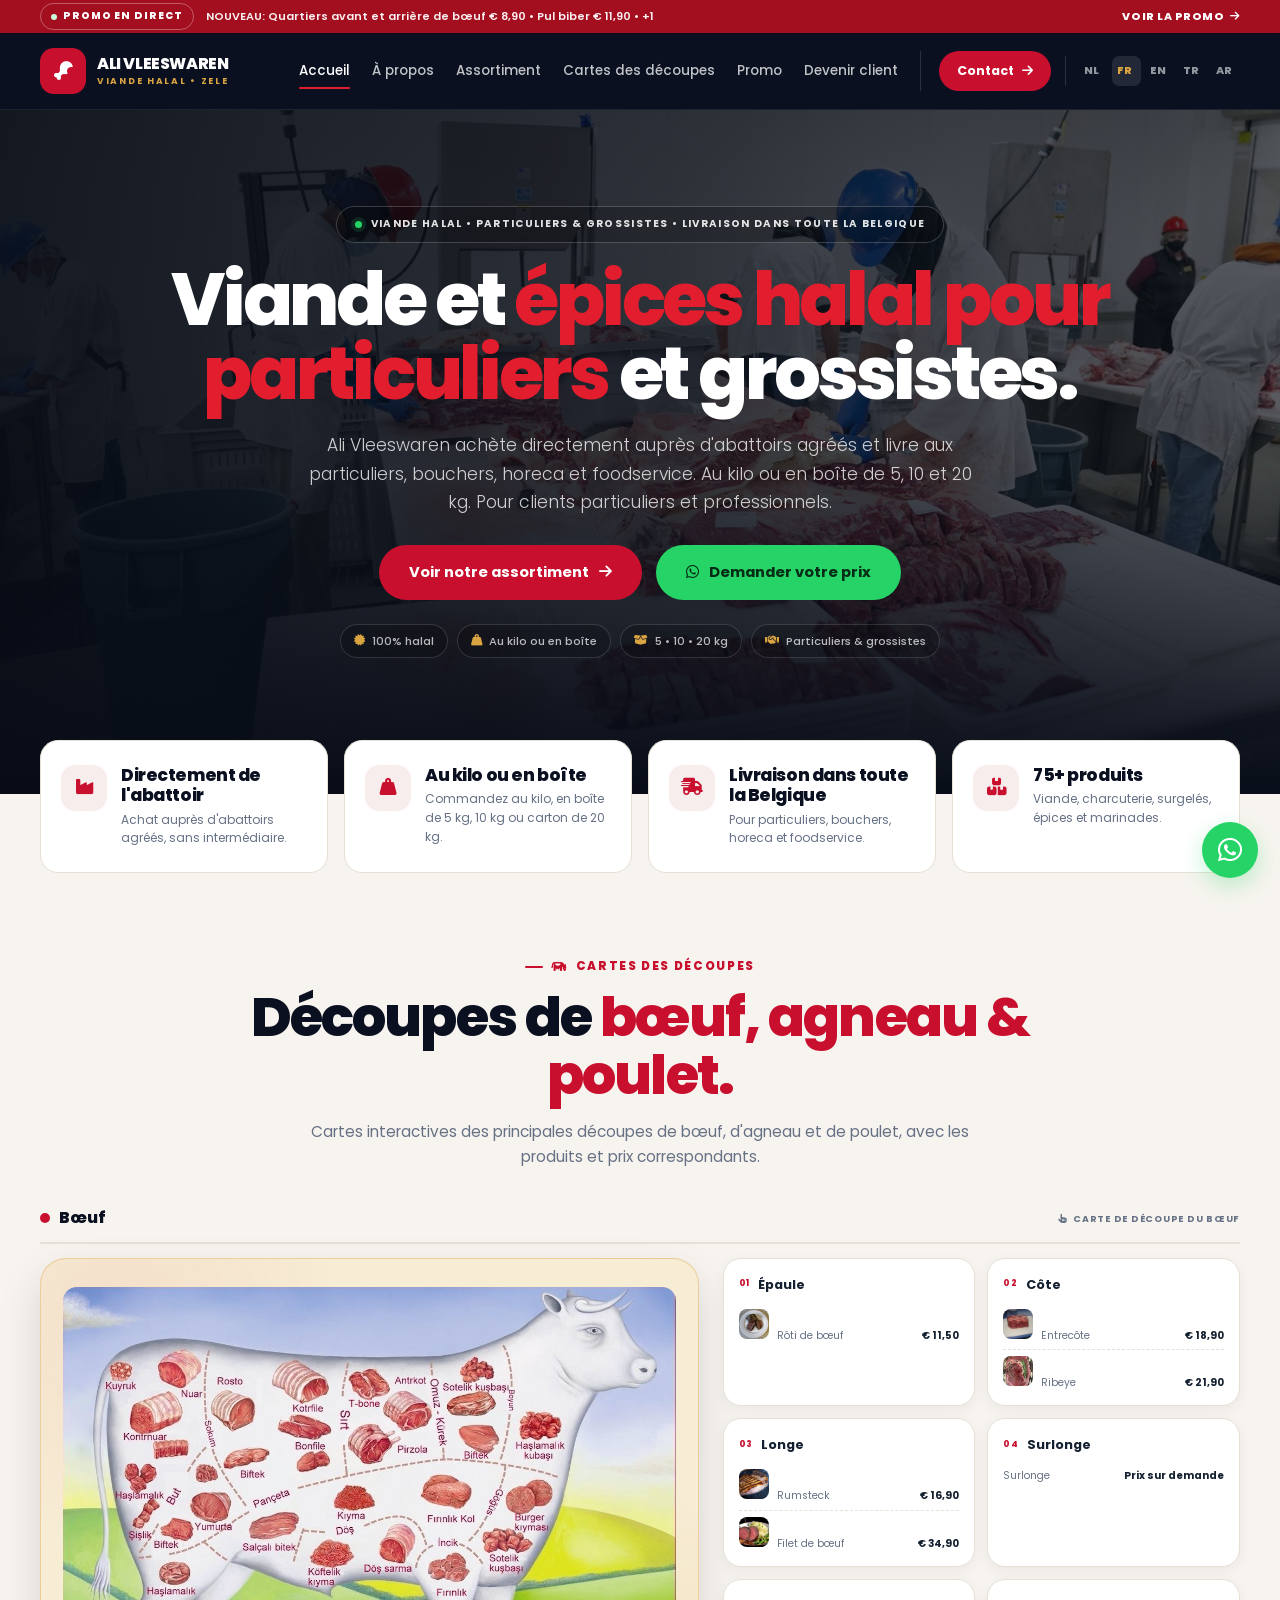
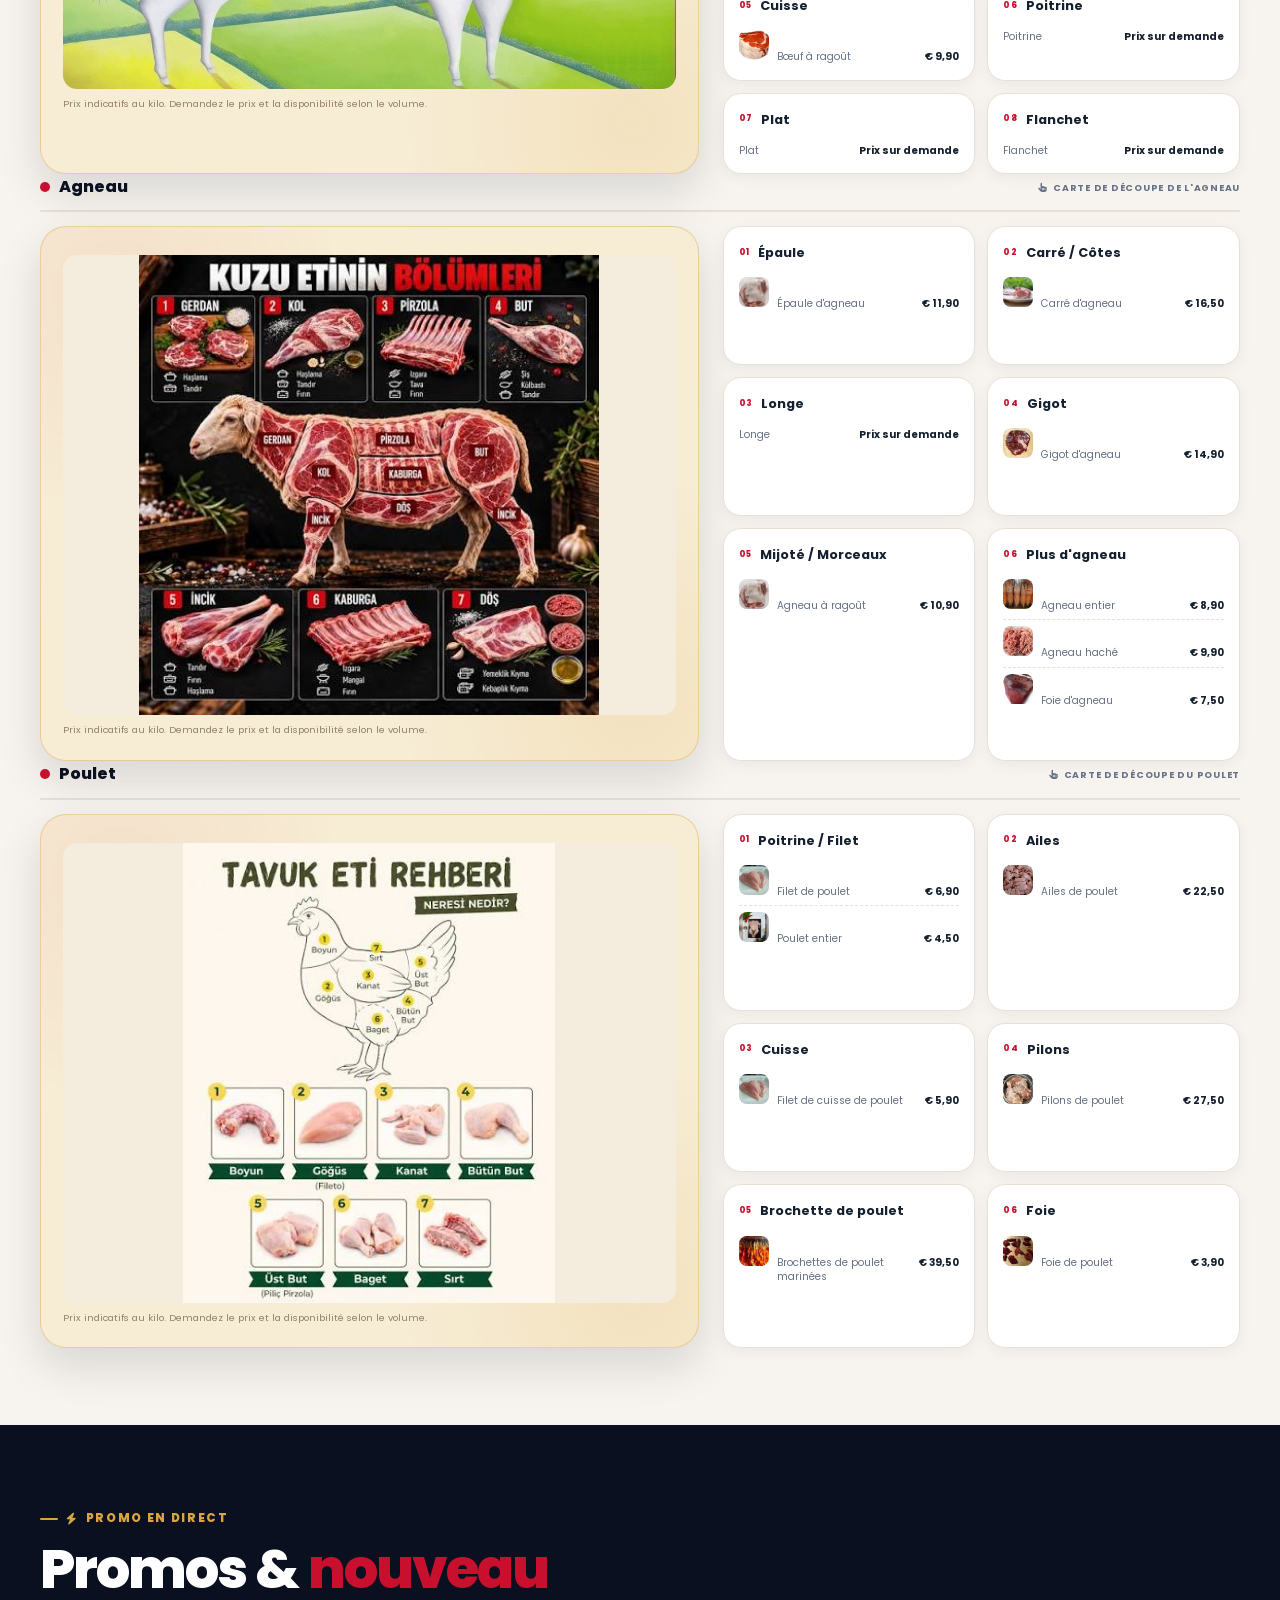
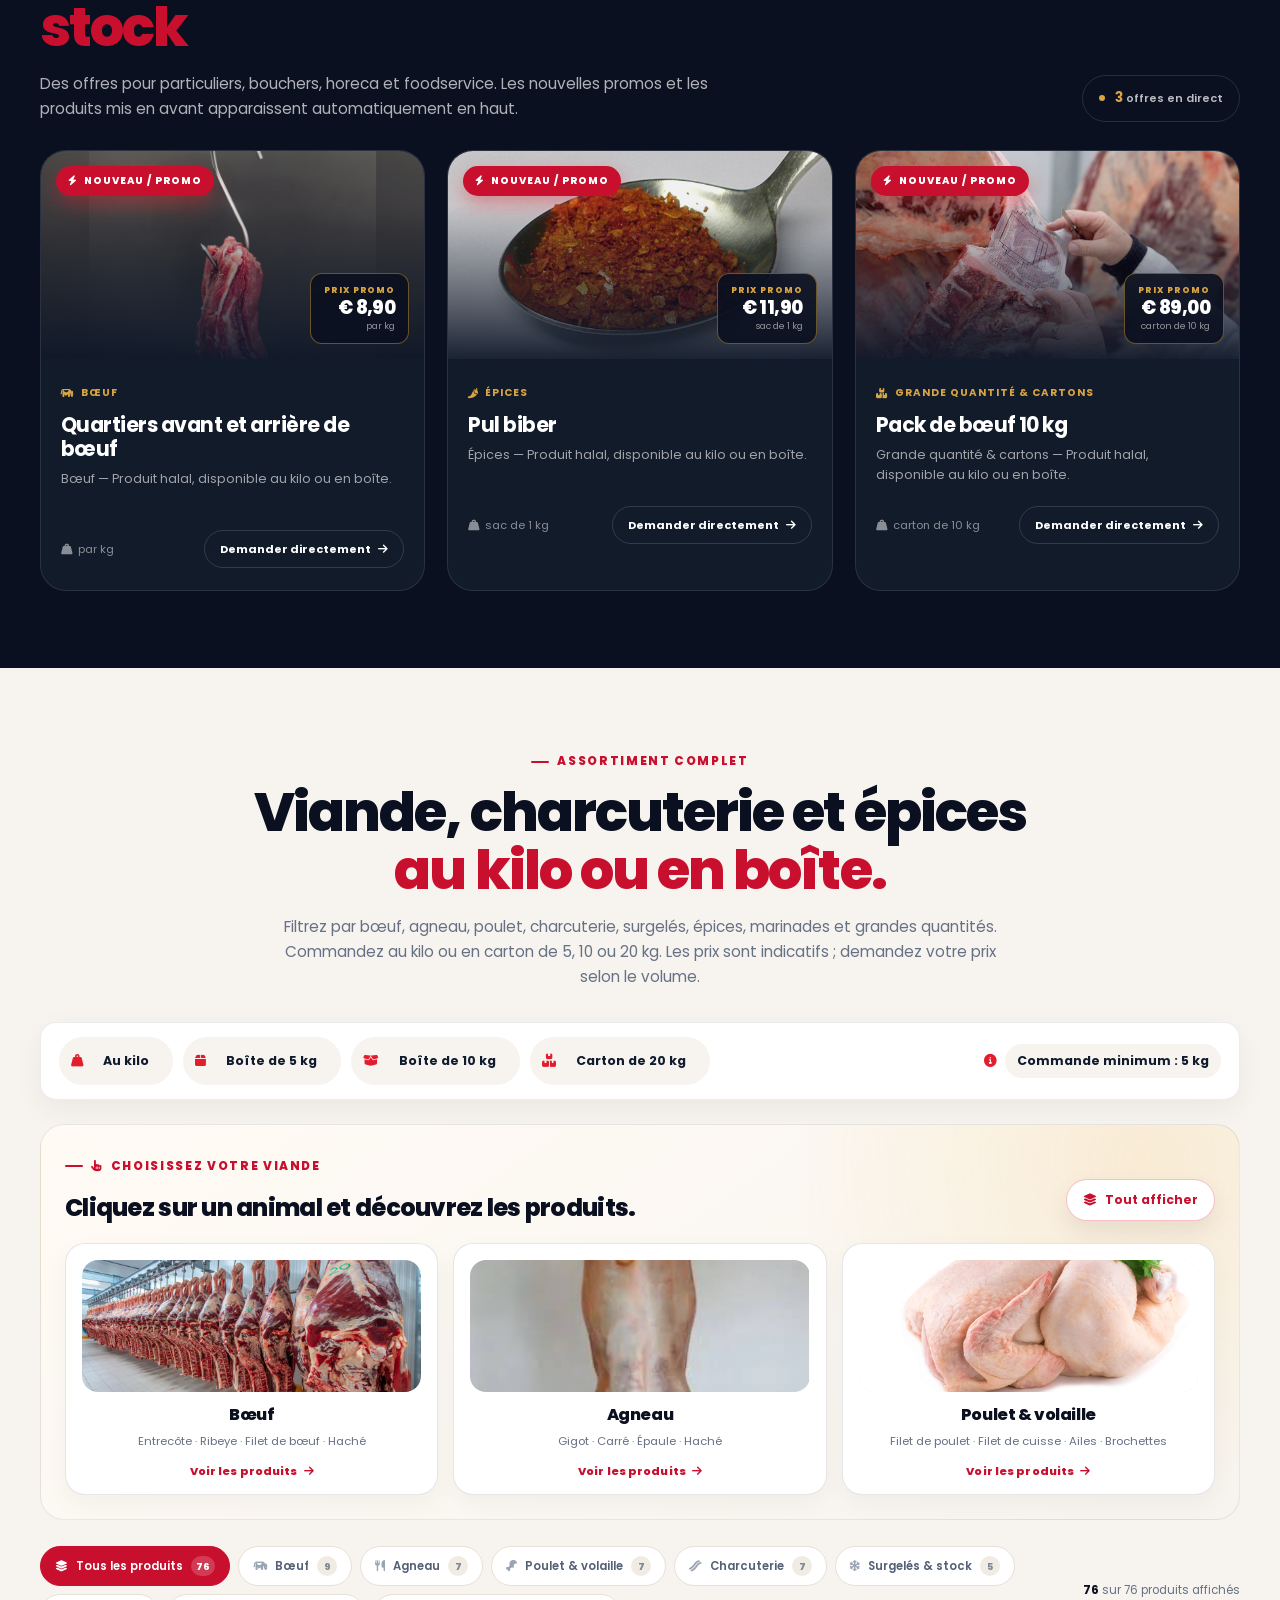
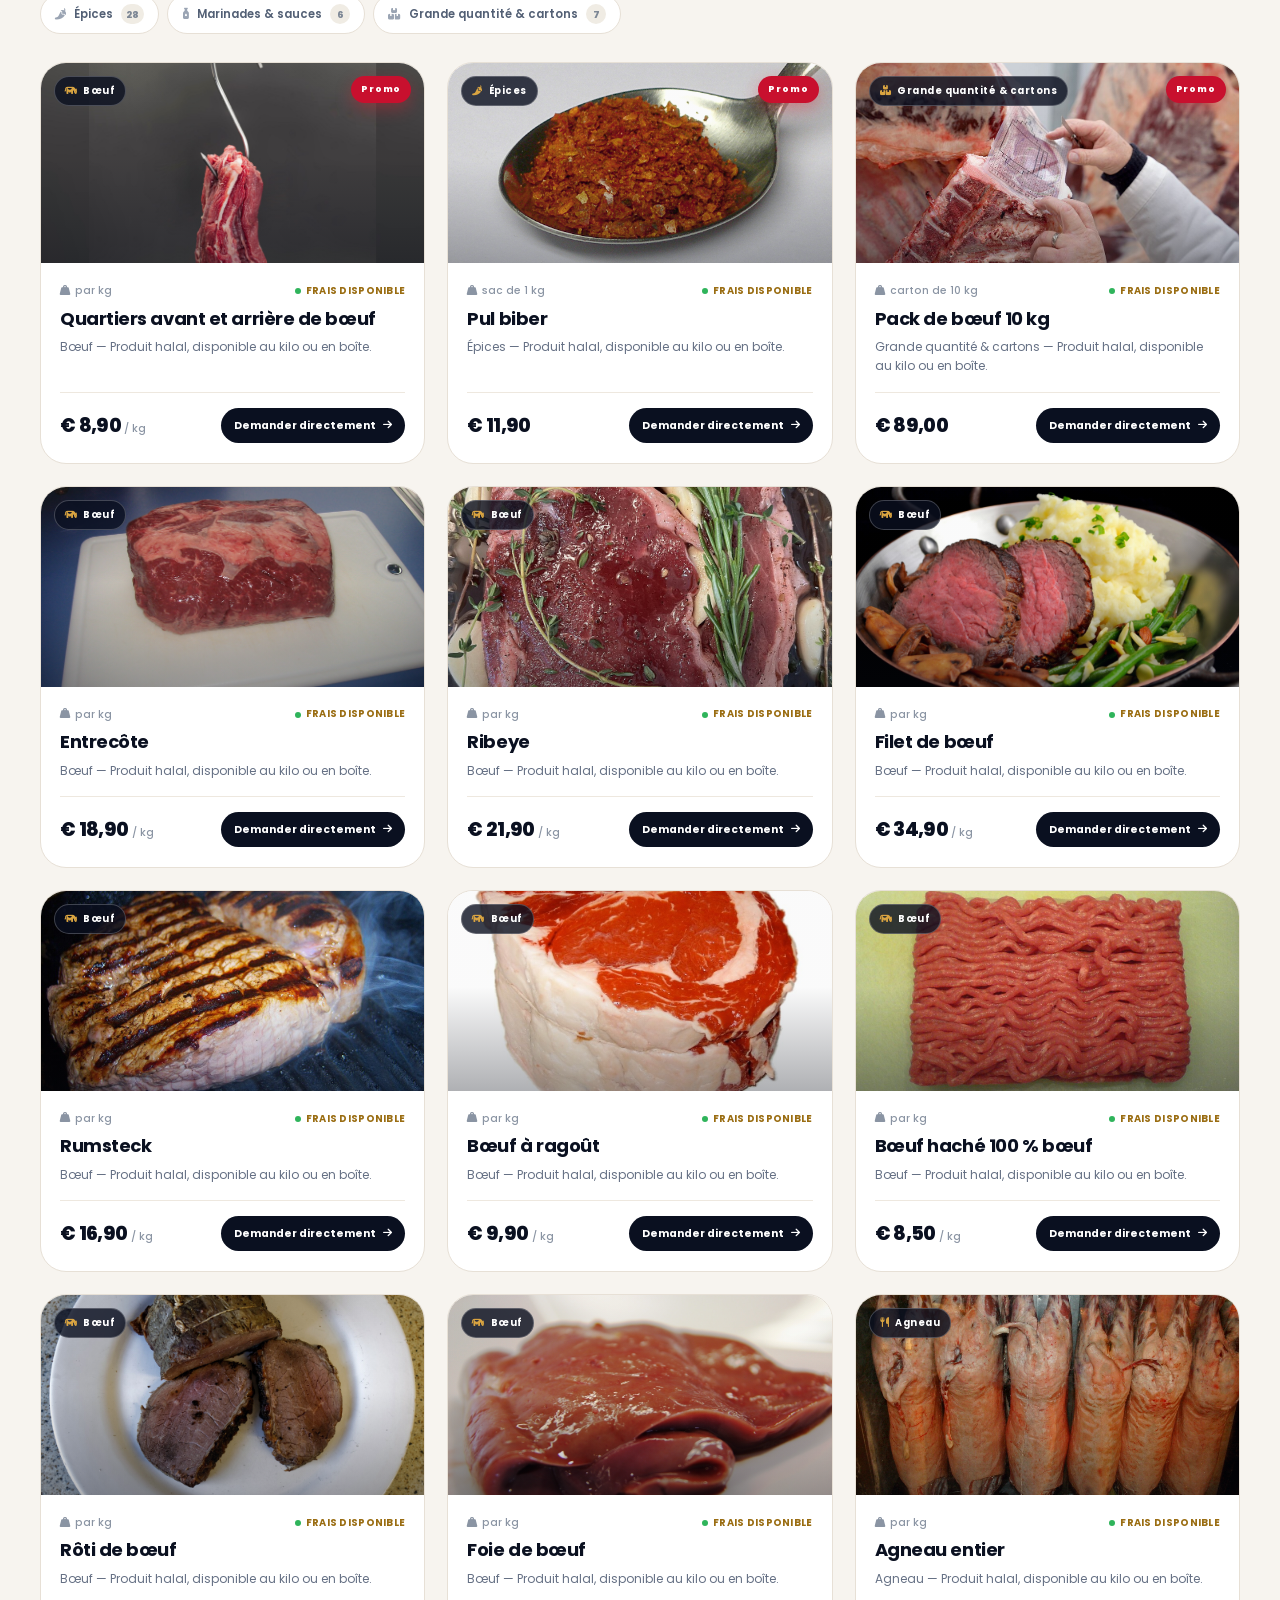
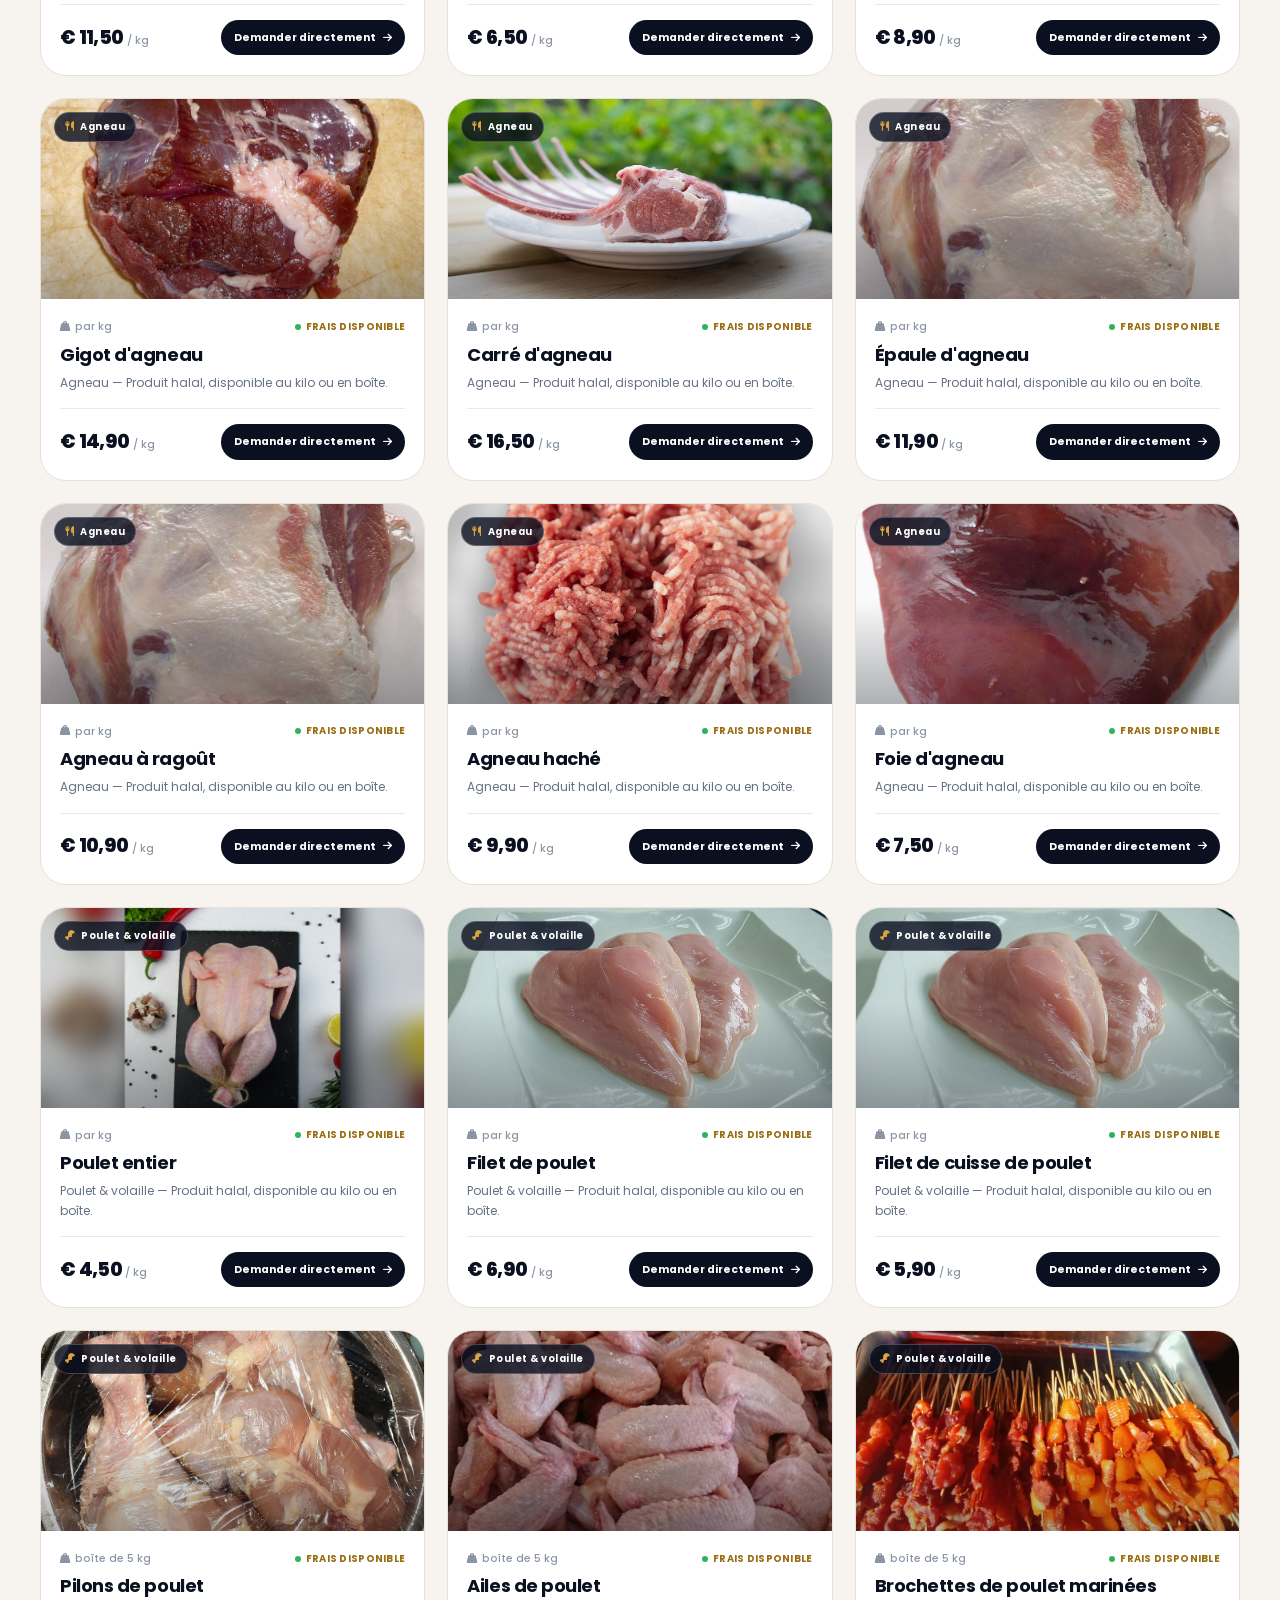
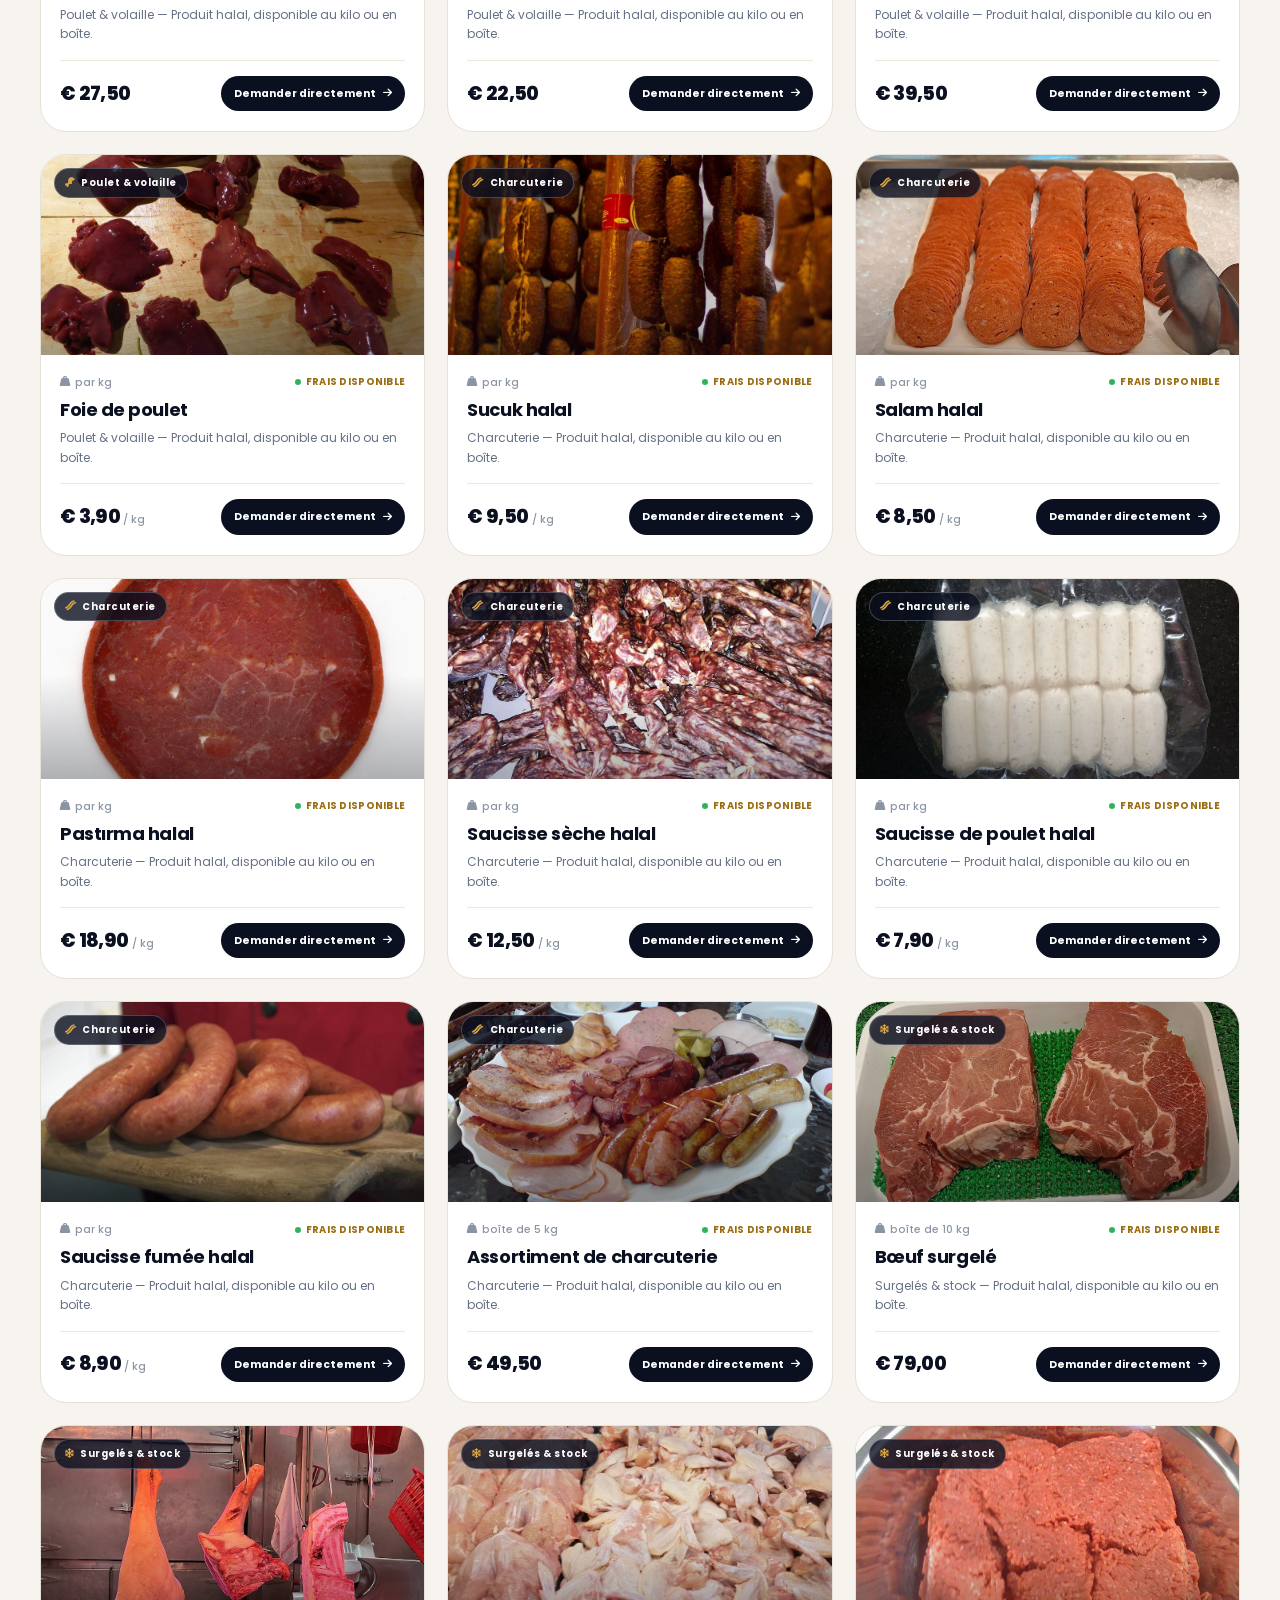
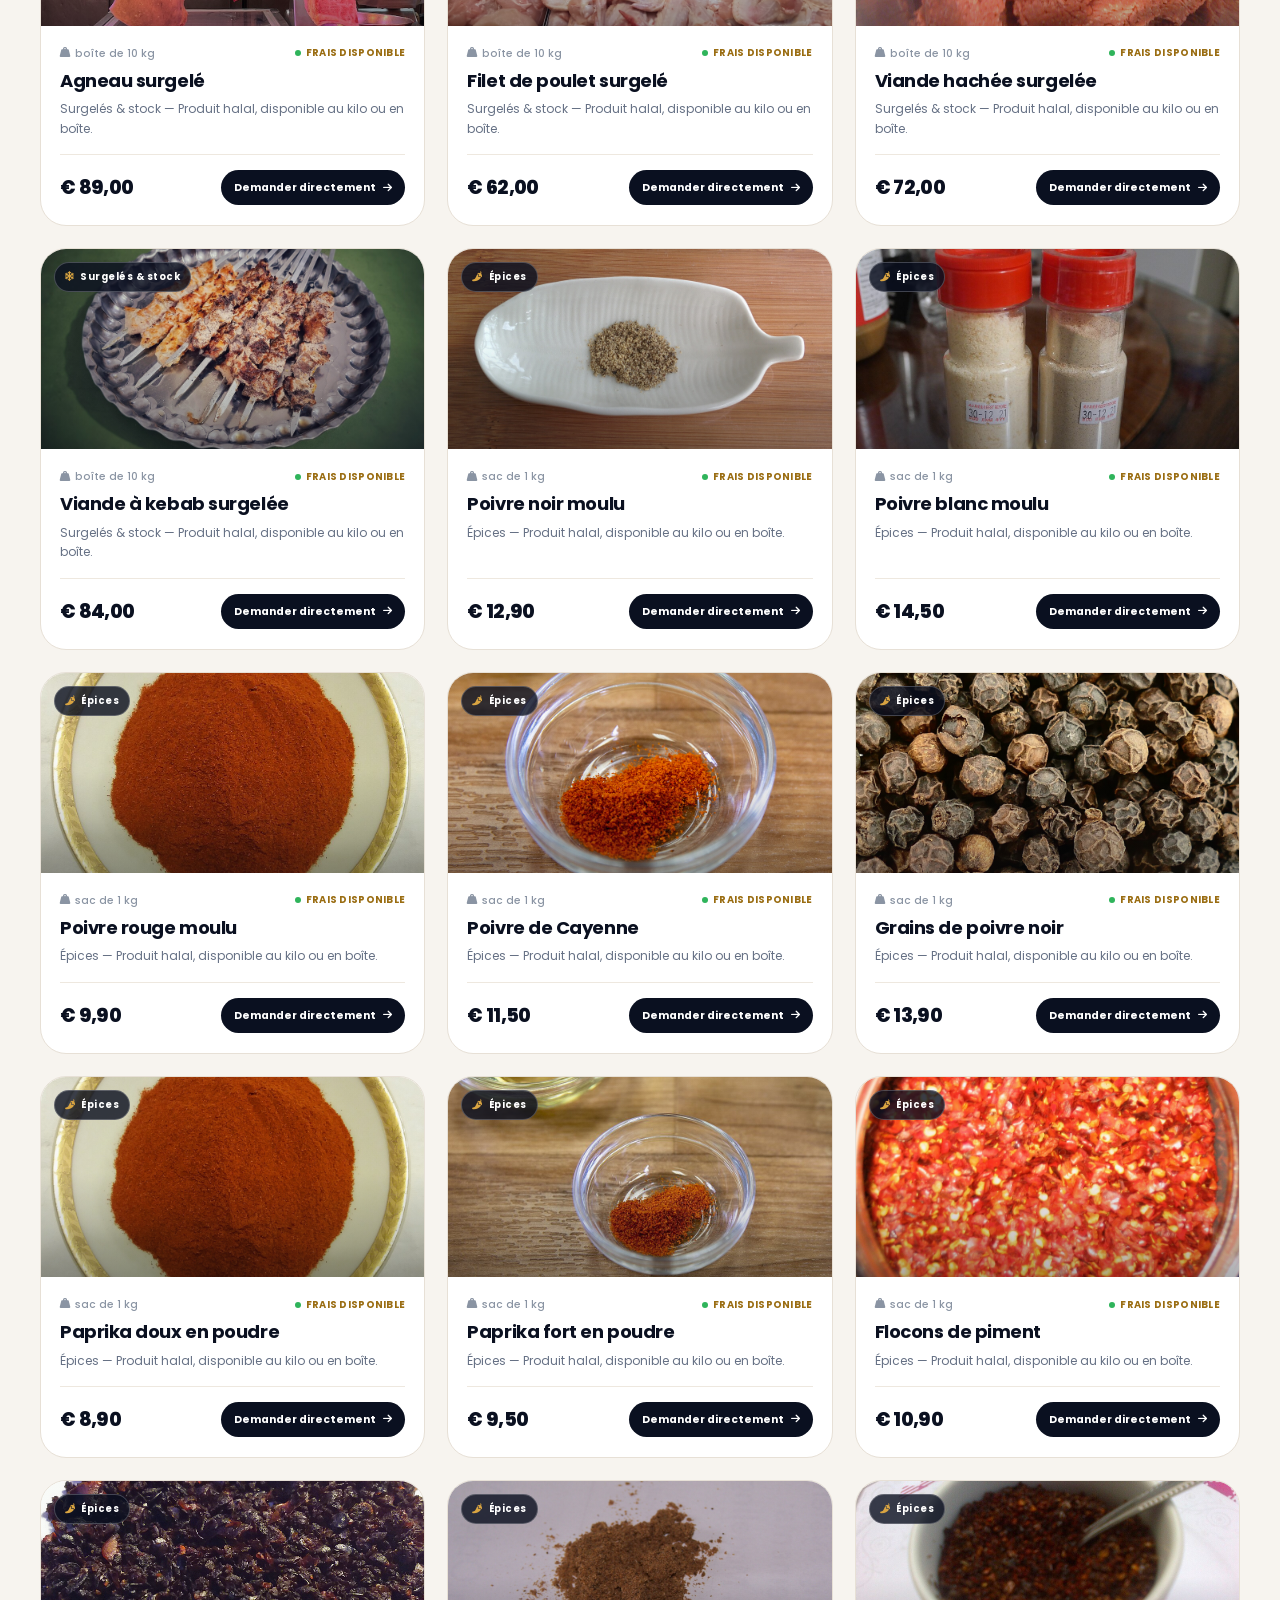
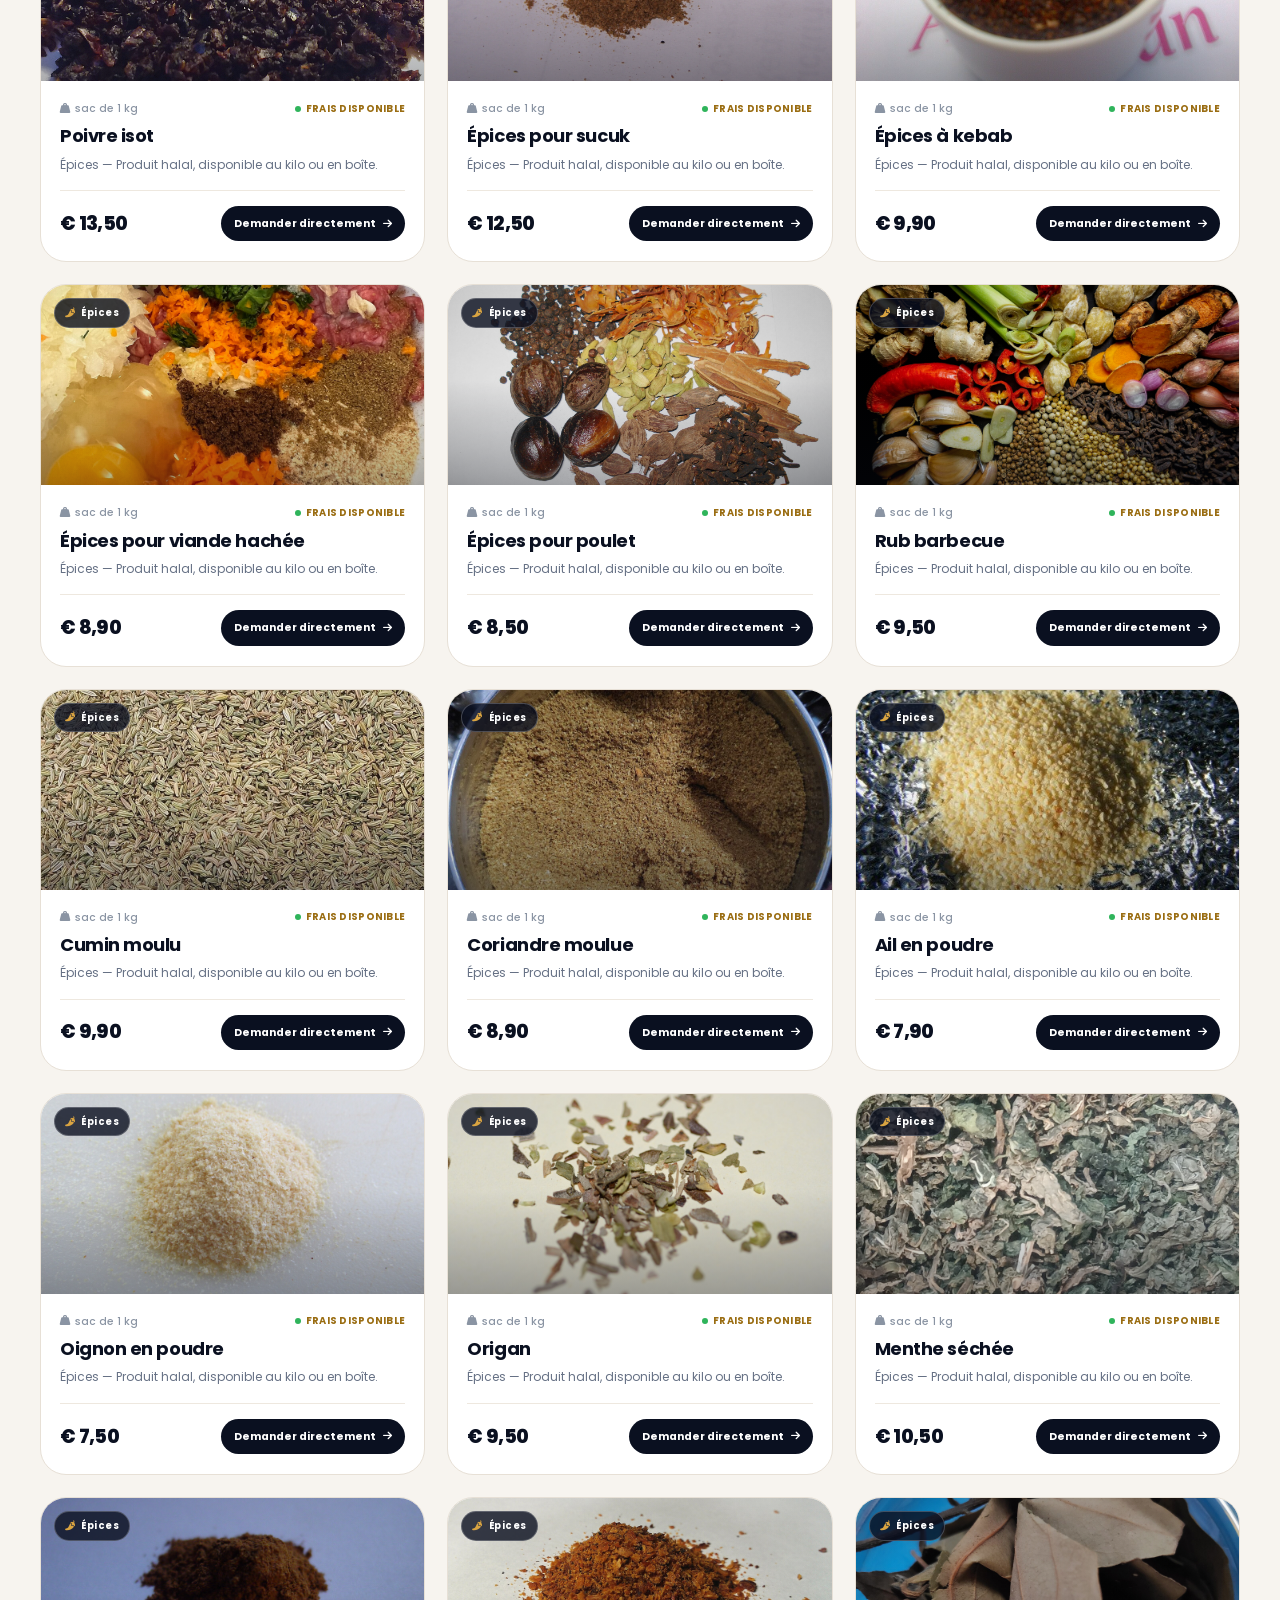
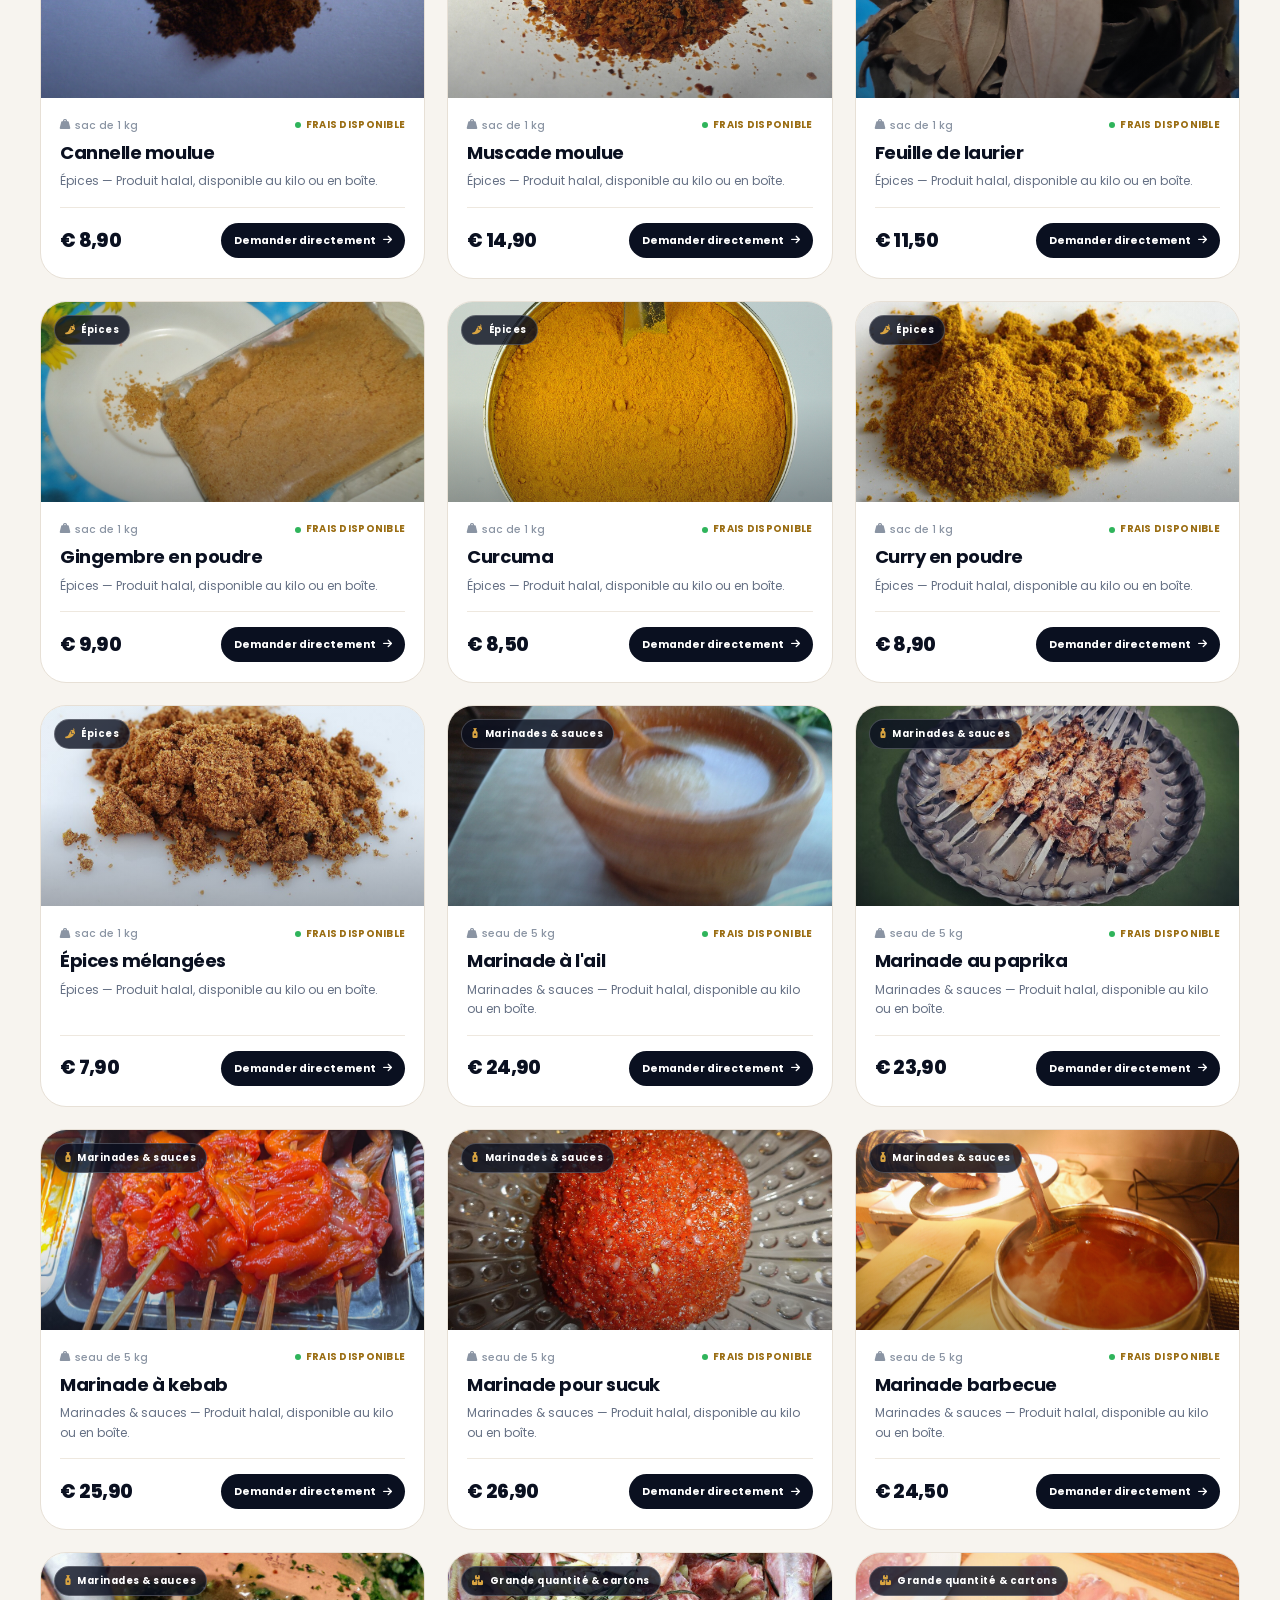
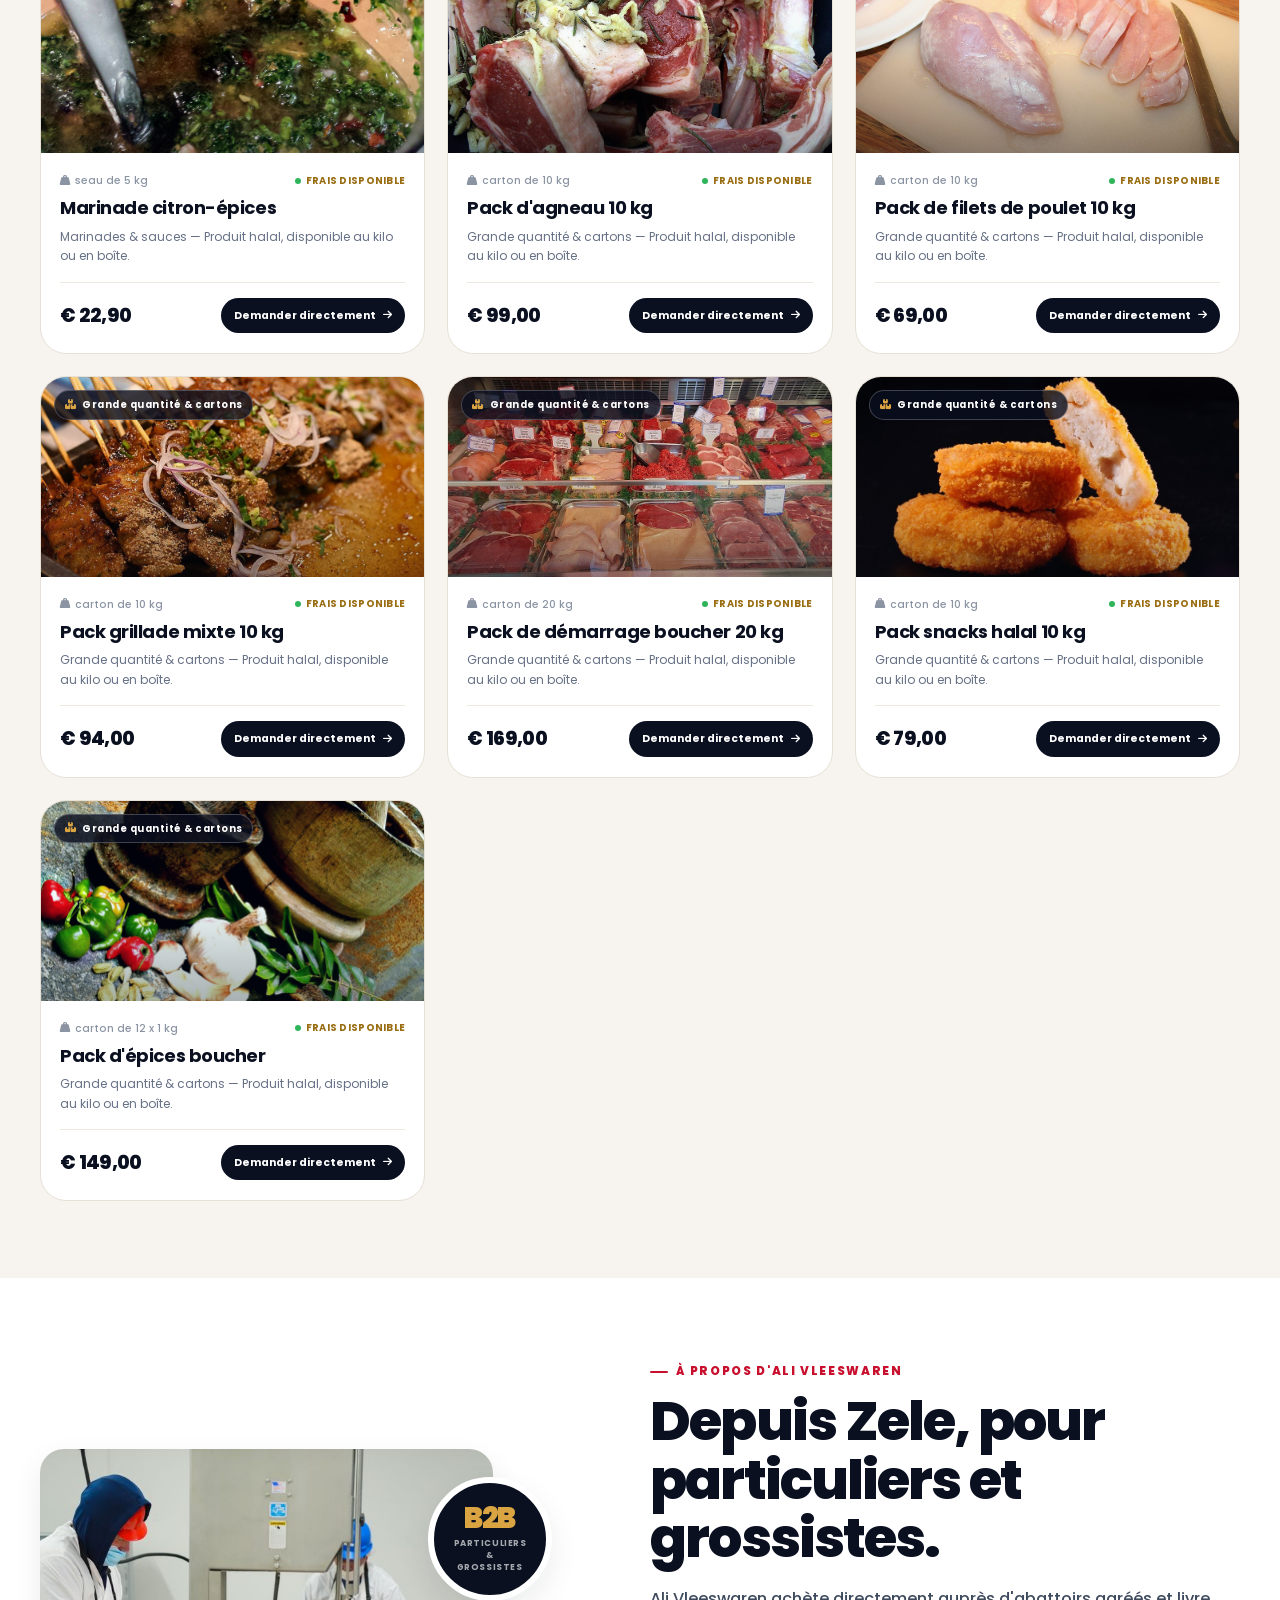
<file: fr/index.html>
<!DOCTYPE html>
<html lang="fr" dir="ltr" data-page-language="fr" data-asset-base="../">
<head>
  <meta charset="UTF-8">
  <meta name="viewport" content="width=device-width, initial-scale=1.0">
  <meta name="description" content="Ali Vleeswaren est un négociant en viande halal à Zele pour particuliers, bouchers, horeca et foodservice. Viande de bœuf, d'agneau et de poulet au kilo ou en boîte de 5, 10 et 20 kg. Également charcuterie, surgelés, épices et marinades.">
  <meta name="theme-color" content="#0a1020">
  <title>Ali Vleeswaren | Viande halal pour particuliers et grossistes</title>
  <link rel="preconnect" href="https://fonts.googleapis.com">
  <link rel="preconnect" href="https://fonts.gstatic.com" crossorigin>
  <link href="https://fonts.googleapis.com/css2?family=Noto+Sans+Arabic:wght@400;500;600;700;800&family=Poppins:wght@300;400;500;600;700;800;900&display=swap" rel="stylesheet">
  <link rel="stylesheet" href="https://cdnjs.cloudflare.com/ajax/libs/font-awesome/6.5.2/css/all.min.css">
  <link rel="icon" href="../favicon.svg" type="image/svg+xml">

  <link rel="stylesheet" href="../style.css">
</head>
<body>
  <header class="site-header">
    <div class="topbar">
      <div class="container topbar-inner">
        <span class="topbar-label"><span class="live-dot"></span> <span data-i18n="topbar.live">Live promo</span></span>
        <span id="tickerPromoText">Nieuwe promo's worden hier automatisch getoond.</span>
        <a href="#promo-spotlight" class="topbar-link"><span data-i18n="topbar.spotlight">Bekijk spotlight</span> <i class="fa-solid fa-arrow-right"></i></a>
      </div>
    </div>

    <div class="navbar-shell">
      <nav class="container navbar" aria-label="Hoofdnavigatie">
        <a href="#home" class="brand" aria-label="Ali Vleeswaren home">
          <span class="brand-mark"><i class="fa-solid fa-drumstick-bite"></i></span>
          <span class="brand-copy">
            <span class="brand-name">Ali Vleeswaren</span>
            <span class="brand-sub" data-i18n="brand.sub">Halal vlees &bull; Zele</span>
          </span>
        </a>

        <button type="button" class="menu-toggle" id="menuToggle" aria-label="Menu openen" aria-expanded="false" aria-controls="navMenu">
          <i class="fa-solid fa-bars"></i>
        </button>

        <div class="nav-menu" id="navMenu">
          <div class="mobile-menu-head">
            <a href="#home" class="brand" aria-label="Ali Vleeswaren home">
              <span class="brand-mark"><i class="fa-solid fa-drumstick-bite"></i></span>
              <span class="brand-copy">
                <span class="brand-name">Ali Vleeswaren</span>
                <span class="brand-sub" data-i18n="brand.sub">Halal vlees &bull; Zele</span>
              </span>
            </a>
            <button type="button" class="menu-close" id="menuClose" aria-label="Menu sluiten">
              <i class="fa-solid fa-xmark"></i>
            </button>
          </div>

          <ul class="nav-links">
            <li><a href="#home" class="active" data-nav="home" data-i18n="nav.home">Home</a></li>
            <li><a href="#over-ons" data-nav="over-ons" data-i18n="nav.about">Over Ons</a></li>
            <li><a href="#assortiment" data-nav="assortiment" data-i18n="nav.assortment">Assortiment</a></li>
            <li><a href="#rundvlees-snijkaart" data-nav="rundvlees-snijkaart" data-i18n="cuts.kicker">Vlees snijkaart</a></li>
            <li><a href="#promo-spotlight" data-nav="promo-spotlight" data-i18n="nav.promo">Promo Spotlight</a></li>
            <li><a href="../klanten/fr/" data-nav="word-klant" data-i18n="nav.customer">Word klant</a></li>
          </ul>

          <div class="nav-actions">
            <a href="#contact" class="nav-contact" data-nav="contact"><span data-i18n="nav.contact">Contact</span> <i class="fa-solid fa-arrow-right"></i></a>
            <div class="lang-switch" role="group" aria-label="Taal kiezen" data-i18n-aria-label="lang.label">
              <a class="lang-btn" data-lang="nl" href="../nl/" aria-current="page">NL</a>
              <a class="lang-btn" data-lang="fr" href="../fr/">FR</a>
              <a class="lang-btn" data-lang="en" href="../en/">EN</a>
              <a class="lang-btn" data-lang="tr" href="../tr/">TR</a>
              <a class="lang-btn" data-lang="ar" href="../ar/">AR</a>
            </div>
          </div>
        </div>
      </nav>
    </div>
    <div class="nav-backdrop" id="navBackdrop"></div>
  </header>

  <main>
    <section class="hero" id="home">
      <div class="hero-bg" aria-hidden="true"></div>
      <div class="hero-overlay" aria-hidden="true"></div>
      <div class="hero-grid" aria-hidden="true"></div>

      <div class="container hero-content">
        <span class="hero-badge"><span class="dot"></span> <span data-i18n="hero.badge">Halal vlees &bull; Particulieren &amp; groothandel &bull; Levering heel België</span></span>
        <h1 data-i18n-html="hero.title">Halal vlees en <span class="accent">kruiden voor particulieren</span> en groothandel.</h1>
        <p class="hero-subtitle" data-i18n="hero.subtitle">Ali Vleeswaren koopt rechtstreeks in bij erkende slachthuizen en levert aan particulieren, beenhouwers, horeca en foodservice. Per kg of per doos van 5, 10 en 20 kg. Voor particuliere en professionele kopers.</p>

        <div class="hero-actions">
          <a href="#assortiment" class="btn btn-primary"><span data-i18n="hero.ctaAssortment">Bekijk ons aanbod</span> <i class="fa-solid fa-arrow-right"></i></a>
          <a href="https://wa.me/32470123456?text=Dag%20Ali%20Vleeswaren%2C%20ik%20wil%20graag%20een%20prijs%20of%20beschikbaarheid%20aanvragen%20voor%20particulier%20of%20groothandel." target="_blank" rel="noopener noreferrer" class="btn btn-whatsapp" data-wa-key="wa.general" data-track="whatsapp_hero"><i class="fa-brands fa-whatsapp"></i> <span data-i18n="hero.ctaWhatsapp">Vraag uw prijs</span></a>
        </div>

        <div class="hero-pills" aria-label="Kernkenmerken">
          <span class="hero-pill"><i class="fa-solid fa-certificate"></i> <span data-i18n="hero.halal">100% halal</span></span>
          <span class="hero-pill"><i class="fa-solid fa-weight-hanging"></i> <span data-i18n="hero.unit">Per kg of per doos</span></span>
          <span class="hero-pill"><i class="fa-solid fa-box-open"></i> <span data-i18n="hero.box">5 &bull; 10 &bull; 20 kg</span></span>
          <span class="hero-pill"><i class="fa-solid fa-handshake"></i> <span data-i18n="hero.b2b">Particulier &amp; groothandel</span></span>
        </div>
      </div>

      <a href="#stats" class="hero-scroll"><span data-i18n="hero.scroll">Ontdek ons aanbod</span> <i class="fa-solid fa-chevron-down"></i></a>
    </section>

    <div class="stats-wrap" id="stats">
      <div class="container stats-grid">
        <article class="stat-card reveal">
          <span class="stat-icon"><i class="fa-solid fa-industry"></i></span>
          <div class="stat-copy">
            <strong data-i18n="stats.slaughter.title">Rechtstreeks van slachthuis</strong>
            <span data-i18n="stats.slaughter.text">Inkoop bij erkende slachthuizen, zonder tussenstappen.</span>
          </div>
        </article>
        <article class="stat-card reveal">
          <span class="stat-icon"><i class="fa-solid fa-weight-hanging"></i></span>
          <div class="stat-copy">
            <strong data-i18n="stats.unit.title">Per kg of per doos</strong>
            <span data-i18n="stats.unit.text">Bestel per kg, 5 kg doos, 10 kg doos of 20 kg karton.</span>
          </div>
        </article>
        <article class="stat-card reveal">
          <span class="stat-icon"><i class="fa-solid fa-truck-fast"></i></span>
          <div class="stat-copy">
            <strong data-i18n="stats.delivery.title">Levering heel België</strong>
            <span data-i18n="stats.delivery.text">Voor particulieren, beenhouwers, horeca en foodservice.</span>
          </div>
        </article>
        <article class="stat-card reveal">
          <span class="stat-icon"><i class="fa-solid fa-boxes-stacked"></i></span>
          <div class="stat-copy">
            <strong data-i18n="stats.products.title">75+ producten</strong>
            <span data-i18n="stats.products.text">Vlees, vleeswaren, diepvries, kruiden en marinades.</span>
          </div>
        </article>
      </div>
    </div>

    <section class="section cuts-section" id="rundvlees-snijkaart">
      <div class="container">
        <div class="section-heading reveal">
          <span class="section-kicker"><i class="fa-solid fa-cow"></i> <span data-i18n="cuts.kicker">Vlees snijkaart</span></span>
          <h2 class="section-title" data-i18n-html="cuts.title">Snijkaarten voor <span class="accent">rund, lam & kip.</span></h2>
          <p class="section-subtitle" data-i18n="cuts.subtitle">Interactieve snijkaarten met de belangrijkste sneden van rund, lam en kip, met de bijhorende producten en prijzen.</p>
        </div>
        <div id="cutMapsPanels" class="reveal"></div>
      </div>
    </section>

    <section class="section promo-section" id="promo-spotlight">
      <div class="container">
        <div class="promo-header reveal">
          <div>
            <span class="section-kicker light"><i class="fa-solid fa-bolt"></i> <span data-i18n="promo.kicker">Live promo spotlight</span></span>
            <h2 class="section-title light" data-i18n-html="promo.title">Promo's &amp; <span class="accent">nieuwe voorraad</span></h2>
            <p class="section-subtitle light" style="margin-left:0;" data-i18n="promo.subtitle">Acties voor particulieren, beenhouwers, horeca en foodservice. Nieuwe promo's en uitgelichte producten verschijnen hier automatisch bovenaan.</p>
          </div>
          <div class="promo-live">
            <span class="live-dot"></span>
            <span><strong id="promoCount">3</strong> <span data-i18n="promo.live">live acties</span></span>
          </div>
        </div>

        <div class="promo-grid reveal" id="promoGrid"></div>

        <div class="empty-state" id="promoEmpty">
          <i class="fa-solid fa-tags"></i>
          <strong data-i18n="promo.emptyTitle">Nog geen actieve promo's</strong>
          <span data-i18n="promo.emptyText">Nieuwe promo's verschijnen hier automatisch zodra ze beschikbaar zijn.</span>
        </div>
      </div>
    </section>

    <section class="section catalog-section" id="assortiment">
      <div class="container">
        <div class="section-heading reveal">
          <span class="section-kicker" data-i18n="catalog.kicker">Volledig assortiment</span>
          <h2 class="section-title" data-i18n-html="catalog.title">Vlees, vleeswaren en kruiden <span class="accent">per kg of per doos.</span></h2>
          <p class="section-subtitle" data-i18n="catalog.subtitle">Filter op rund, lam, kip, vleeswaren, diepvries, kruiden, marinades en grootverbruik. Bestel per kg of per karton van 5, 10 of 20 kg. Prijzen zijn indicatief; vraag uw prijs per volume.</p>
        </div>

        <div class="order-strip reveal" aria-label="Bestelvoorwaarden">
          <span><i class="fa-solid fa-weight-hanging"></i> <span data-i18n="order.kg">Per kg</span></span>
          <span><i class="fa-solid fa-box"></i> <span data-i18n="order.box5">5 kg doos</span></span>
          <span><i class="fa-solid fa-box-open"></i> <span data-i18n="order.box10">10 kg doos</span></span>
          <span><i class="fa-solid fa-boxes-stacked"></i> <span data-i18n="order.box20">20 kg karton</span></span>
          <strong class="order-note"><i class="fa-solid fa-circle-info"></i> <span data-i18n="order.min">Minimale bestelling: 5 kg</span></strong>
        </div>

        <div class="animal-section reveal">
          <div class="animal-head">
            <div>
              <span class="section-kicker"><i class="fa-solid fa-hand-pointer"></i> <span data-i18n="animals.kicker">Kies uw vlees</span></span>
              <h3 class="animal-title" data-i18n="animals.title">Klik op een dier en bekijk meteen de producten.</h3>
            </div>
            <button type="button" class="animal-all" data-animal-category="all">
              <i class="fa-solid fa-layer-group"></i> <span data-i18n="animals.all">Toon alles</span>
            </button>
          </div>

          <div class="animal-grid" id="animalGrid">
            <button type="button" class="animal-card" data-animal-category="rund" aria-pressed="false">
              <span class="animal-art" aria-hidden="true">
                <img class="animal-photo" src="../images/beef.jpg" alt="" loading="lazy" width="900" height="600">
              </span>
              <span class="animal-copy">
                <strong data-i18n="animals.cow.title">Rundvlees</strong>
                <span data-i18n="animals.cow.meats">Entrecôte · Ribeye · Ossenhaas · Gehakt</span>
              </span>
              <span class="animal-cta"><span data-i18n="animals.view">Bekijk producten</span> <i class="fa-solid fa-arrow-right"></i></span>
            </button>

            <button type="button" class="animal-card" data-animal-category="lam" aria-pressed="false">
              <span class="animal-art" aria-hidden="true">
                <img class="animal-photo" src="../images/lamb.jpg" alt="" loading="lazy" width="900" height="600">
              </span>
              <span class="animal-copy">
                <strong data-i18n="animals.sheep.title">Lamsvlees</strong>
                <span data-i18n="animals.sheep.meats">Lamsbout · Lamsrack · Lamsschouder · Gehakt</span>
              </span>
              <span class="animal-cta"><span data-i18n="animals.view">Bekijk producten</span> <i class="fa-solid fa-arrow-right"></i></span>
            </button>

            <button type="button" class="animal-card" data-animal-category="kip" aria-pressed="false">
              <span class="animal-art" aria-hidden="true">
                <img class="animal-photo" src="../images/chicken.jpg" alt="" loading="lazy" width="900" height="600">
              </span>
              <span class="animal-copy">
                <strong data-i18n="animals.chicken.title">Kip &amp; Gevogelte</strong>
                <span data-i18n="animals.chicken.meats">Kipfilet · Kipdijfilet · Kippenvleugels · Kipspies</span>
              </span>
              <span class="animal-cta"><span data-i18n="animals.view">Bekijk producten</span> <i class="fa-solid fa-arrow-right"></i></span>
            </button>
          </div>
        </div>

        <div class="filter-wrap reveal">
          <div class="filter-pills" id="filterPills" aria-label="Filter producten op categorie" data-i18n-aria-label="catalog.filterLabel"></div>
          <div class="catalog-meta" id="catalogMeta"><strong>0</strong> <span data-i18n="catalog.visible">producten zichtbaar</span></div>
        </div>

        <div class="product-grid reveal" id="productGrid"></div>

        <div class="no-products" id="noProducts">
          <i class="fa-solid fa-box-open"></i>
          <strong data-i18n="catalog.noTitle">Geen producten in deze categorie</strong>
          <span data-i18n="catalog.noText">Kies een andere categorie of bekijk het volledige assortiment.</span>
        </div>
      </div>
    </section>

    <section class="section about-section" id="over-ons">
      <div class="container">
        <div class="about-grid">
          <div class="about-visual reveal">
            <div class="about-photo-main">
              <img src="../images/wholesale.jpg" alt="Vleesverwerking in de groothandel" loading="lazy">
            </div>
            <div class="about-photo-small">
              <img src="../images/bulk.jpg" alt="Kartonnen en pallets in het magazijn" loading="lazy">
            </div>
            <div class="about-badge">
              <strong>B2B</strong>
              <span data-i18n="about.badge">Particulier &amp; groothandel</span>
            </div>
          </div>

          <div class="about-copy reveal">
            <span class="section-kicker" data-i18n="about.kicker">Over Ali Vleeswaren</span>
            <h2 class="section-title" data-i18n="about.title">Vanuit Zele, voor particulier en groothandel.</h2>
            <p class="lead" style="margin-top:18px;" data-i18n="about.lead">Ali Vleeswaren koopt rechtstreeks in bij erkende slachthuizen en levert aan particulieren, beenhouwers, horeca en foodservice.</p>
            <p data-i18n="about.p1">Ons aanbod bestaat uit rund-, lam- en kippenvlees, vleeswaren, diepvriesproducten, kruiden, marinades en grootverpakkingen. U bestelt per kg of per doos van 5, 10 of 20 kg, afhankelijk van uw volume en noden.</p>
            <p data-i18n="about.p2">Wij focussen op correcte prijzen, constante kwaliteit en snelle opvolging. Zowel particuliere klanten als professionele afnemers zijn welkom.</p>

            <ul class="about-list">
              <li><i class="fa-solid fa-industry"></i> <span data-i18n="about.list1">Inkoop bij erkende slachthuizen</span></li>
              <li><i class="fa-solid fa-weight-hanging"></i> <span data-i18n="about.list2">Per kg of per doos van 5, 10 en 20 kg</span></li>
              <li><i class="fa-solid fa-truck-fast"></i> <span data-i18n="about.list3">Levering aan particulieren en groothandel in heel België</span></li>
              <li><i class="fa-solid fa-pepper-hot"></i> <span data-i18n="about.list4">Volledig kruiden- en marinade-assortiment</span></li>
            </ul>

            <div class="about-metrics">
              <div>
                <strong>75+</strong>
                <span data-i18n="about.metric1">Producten</span>
              </div>
              <div>
                <strong>5–20 kg</strong>
                <span data-i18n="about.metric2">Per doos of karton</span>
              </div>
              <div>
                <strong>100%</strong>
                <span data-i18n="about.metric3">Halal en traceerbaar</span>
              </div>
            </div>
          </div>
        </div>
      </div>
    </section>

    <section class="section customer-section" id="word-klant">
      <div class="container">
        <div class="customer-grid">
          <div class="customer-copy reveal">
            <span class="section-kicker"><i class="fa-solid fa-user-plus"></i> <span data-i18n="customer.kicker">Word klant</span></span>
            <h2 class="section-title" data-i18n-html="customer.title">Word klant en krijg <span class="accent">8% welkomstkorting.</span></h2>
            <p class="lead" data-i18n="customer.subtitle">Particuliere en professionele klanten krijgen bij hun eerste aanvraag een welkomstkorting. Laat uw gegevens achter en wij contacteren u meteen met de juiste prijzen.</p>

            <ul class="customer-benefits">
              <li>
                <span class="customer-benefit-icon"><i class="fa-solid fa-percent"></i></span>
                <div>
                  <strong data-i18n="customer.b1Title">8% welkomstkorting</strong>
                  <span data-i18n="customer.b1Text">Op uw eerste bestelling na goedkeuring.</span>
                </div>
              </li>
              <li>
                <span class="customer-benefit-icon"><i class="fa-solid fa-tags"></i></span>
                <div>
                  <strong data-i18n="customer.b2Title">Prijzen op maat</strong>
                  <span data-i18n="customer.b2Text">Per kg, per doos of per karton, afhankelijk van uw volume.</span>
                </div>
              </li>
              <li>
                <span class="customer-benefit-icon"><i class="fa-solid fa-headset"></i></span>
                <div>
                  <strong data-i18n="customer.b3Title">Snelle opvolging</strong>
                  <span data-i18n="customer.b3Text">Wij antwoorden via WhatsApp, telefoon of e-mail.</span>
                </div>
              </li>
            </ul>
          </div>

          <div class="customer-card reveal">
            <div class="customer-discount">
              <strong id="discountPercent">8%</strong>
              <span data-i18n="customer.discount">welkomstkorting</span>
            </div>

            <form class="customer-form" id="customerForm">
              <div class="customer-form-head">
                <h3 data-i18n="customer.formTitle">Word klant</h3>
                <p data-i18n="customer.formText">Vul kort uw gegevens in. Wij nemen daarna contact op.</p>
              </div>

              <div class="field">
                <label for="cType" data-i18n="customer.type">Type klant *</label>
                <select id="cType" name="type" required>
                  <option value="particulier" data-i18n="customer.typePrivate">Particulier</option>
                  <option value="groothandel" data-i18n="customer.typeWholesale">Groothandel / horeca</option>
                </select>
              </div>

              <div class="form-row">
                <div class="field">
                  <label for="cBusiness" data-i18n="customer.business">Bedrijfsnaam / zaak</label>
                  <input type="text" id="cBusiness" name="business" autocomplete="organization" placeholder="Bv. Slagerij De Smaak" data-i18n-placeholder="customer.businessPlaceholder">
                </div>
                <div class="field">
                  <label for="cName" data-i18n="customer.name">Contactpersoon *</label>
                  <input type="text" id="cName" name="name" autocomplete="name" placeholder="Bv. Ahmed Yilmaz" data-i18n-placeholder="customer.namePlaceholder" required>
                </div>
              </div>

              <div class="form-row">
                <div class="field">
                  <label for="cEmail" data-i18n="customer.email">E-mail *</label>
                  <input type="email" id="cEmail" name="email" autocomplete="email" placeholder="naam@bedrijf.be" data-i18n-placeholder="customer.emailPlaceholder" required>
                </div>
                <div class="field">
                  <label for="cPhone" data-i18n="customer.phone">Telefoon *</label>
                  <input type="tel" id="cPhone" name="phone" autocomplete="tel" placeholder="+32 4xx xx xx xx" required>
                </div>
              </div>

              <div class="form-row">
                <div class="field">
                  <label for="cCity" data-i18n="customer.city">Stad / gemeente</label>
                  <input type="text" id="cCity" name="city" autocomplete="address-level2" placeholder="Bv. Zele" data-i18n-placeholder="customer.cityPlaceholder">
                </div>
                <div class="field">
                  <label for="cVat" data-i18n="customer.vat">BTW-nummer (optioneel)</label>
                  <input type="text" id="cVat" name="vat" placeholder="BE 0123.456.789">
                </div>
              </div>

              <div class="field">
                <label for="cMessage" data-i18n="customer.message">Waar hebt u interesse in?</label>
                <textarea id="cMessage" name="message" placeholder="Bv. rundvlees, lamsvlees, kip en kruiden..." data-i18n-placeholder="customer.messagePlaceholder"></textarea>
              </div>

              <button type="submit" class="btn btn-primary customer-submit"><i class="fa-solid fa-paper-plane"></i> <span data-i18n="customer.submit">Verstuur aanvraag</span></button>
              <p class="customer-form-note" data-i18n="customer.formNote">Na het versturen opent WhatsApp met uw gegevens. Uw aanvraag wordt niet automatisch goedgekeurd.</p>
            </form>

            <div class="customer-success" id="customerSuccess" hidden aria-live="polite">
              <span class="customer-success-icon"><i class="fa-solid fa-check"></i></span>
              <h3 data-i18n="customer.successTitle">Bedankt! Uw aanvraag is klaar.</h3>
              <p data-i18n="customer.successText">Verstuur uw gegevens via WhatsApp of e-mail. Na bevestiging ontvangt u de welkomstkorting.</p>
              <div class="discount-code">
                <small data-i18n="customer.codeLabel">Uw kortingscode</small>
                <strong id="discountCode">WELKOM8</strong>
              </div>
              <div class="customer-success-actions">
                <a href="#" id="customerWhatsApp" target="_blank" rel="noopener noreferrer" class="btn btn-whatsapp"><i class="fa-brands fa-whatsapp"></i> <span data-i18n="customer.whatsapp">Verstuur via WhatsApp</span></a>
                <a href="#" id="customerMail" class="btn btn-dark"><i class="fa-solid fa-envelope"></i> <span data-i18n="customer.mail">Verstuur via e-mail</span></a>
              </div>
              <button type="button" class="customer-again" id="customerAgain" data-i18n="customer.again">Nieuwe aanvraag</button>
            </div>
          </div>
        </div>
      </div>
    </section>

    <section class="section contact-section" id="contact">
      <div class="container">
        <div class="section-heading reveal">
          <span class="section-kicker" data-i18n="contact.kicker">Contact &amp; bestelling</span>
          <h2 class="section-title" data-i18n-html="contact.title">Vraag uw <span class="accent">prijs of bestelling aan.</span></h2>
          <p class="section-subtitle" data-i18n="contact.subtitle">Stuur uw bestelling of vraag een prijsofferte per kg, doos of karton. Voor particulieren, beenhouwers, horeca en foodservice in heel België.</p>
        </div>

        <div class="contact-grid reveal">
          <article class="contact-card dark">
            <span class="contact-icon"><i class="fa-brands fa-whatsapp"></i></span>
            <h3 data-i18n="contact.waTitle">WhatsApp bestellingen</h3>
            <p data-i18n="contact.waText">Stuur uw bestelling of vraag rechtstreeks een prijs per kg, doos of karton. Voor particulier en groothandel. Tijdens de openingsuren antwoorden we doorgaans binnen 15 minuten.</p>
            <div class="contact-line"><i class="fa-solid fa-phone"></i><span>+32 470 12 34 56</span></div>
            <a href="https://wa.me/32470123456?text=Dag%20Ali%20Vleeswaren%2C%20ik%20wil%20graag%20een%20prijs%20of%20beschikbaarheid%20aanvragen%20voor%20particulier%20of%20groothandel." target="_blank" rel="noopener noreferrer" class="contact-wa" data-wa-key="wa.general" data-track="whatsapp_contact"><i class="fa-brands fa-whatsapp"></i> <span data-i18n="contact.waCta">Start WhatsApp-chat</span></a>
          </article>

          <article class="contact-card">
            <span class="contact-icon"><i class="fa-solid fa-warehouse"></i></span>
            <h3 data-i18n="contact.pickupTitle">Afhaling op afspraak</h3>
            <p data-i18n="contact.pickupText">Particulieren en professionelen halen hun bestelling op na bevestiging via WhatsApp of telefoon.</p>
            <div class="contact-line"><i class="fa-solid fa-location-dot"></i><span>Nijverheidsstraat 24<br>9240 Zele, België</span></div>
            <div class="contact-line"><i class="fa-solid fa-phone"></i><span>+32 470 12 34 56</span></div>
            <div class="contact-line"><i class="fa-solid fa-envelope"></i><span>info@alivleeswaren.be</span></div>
          </article>

          <article class="contact-card">
            <span class="contact-icon"><i class="fa-solid fa-clock"></i></span>
            <h3 data-i18n="contact.hoursTitle">Levering &amp; openingsuren</h3>
            <p data-i18n="contact.hoursText">Leveringen voor particulieren en professionelen zijn ook vóór de openingstijden mogelijk na afspraak.</p>
            <div class="hours-row"><strong data-i18n="contact.weekdays">Maandag - vrijdag</strong><span>07:00 - 18:00</span></div>
            <div class="hours-row"><strong data-i18n="contact.saturday">Zaterdag</strong><span>07:00 - 14:00</span></div>
            <div class="hours-row"><strong data-i18n="contact.sunday">Zondag</strong><span class="closed" data-i18n="contact.closed">Gesloten</span></div>
            <div class="contact-line" style="margin-top:14px;"><i class="fa-solid fa-truck-fast"></i><span data-i18n="contact.hoursDelivery">Levering in heel België na afspraak.</span></div>
          </article>
        </div>

        <div class="contact-cta reveal">
          <div class="contact-cta-copy">
            <span><i class="fa-solid fa-store"></i> <span data-i18n="contact.ctaBadge">Particulier of professionnel?</span></span>
            <h3 data-i18n="contact.ctaTitle">Vraag vandaag nog uw prijs per kg of per doos.</h3>
            <p data-i18n="contact.ctaText">Vertel ons welke producten en volumes u nodig hebt. Wij bezorgen u snel een voorstel op maat.</p>
          </div>
          <div class="contact-cta-actions">
            <a href="https://wa.me/32470123456?text=Dag%20Ali%20Vleeswaren%2C%20ik%20wil%20graag%20een%20prijs%20of%20beschikbaarheid%20aanvragen%20voor%20particulier%20of%20groothandel." target="_blank" rel="noopener noreferrer" class="btn btn-whatsapp" data-wa-key="wa.general" data-track="whatsapp_cta"><i class="fa-brands fa-whatsapp"></i> <span data-i18n="contact.ctaWa">WhatsApp ons</span></a>
            <a href="mailto:info@alivleeswaren.be" class="btn btn-outline"><i class="fa-solid fa-envelope"></i> <span data-i18n="contact.ctaMail">Mail ons</span></a>
          </div>
        </div>
      </div>
    </section>
  </main>

  <footer class="main-footer">
    <div class="container">
      <div class="footer-grid">
        <div class="footer-col footer-brand">
          <a href="#home" class="brand" aria-label="Ali Vleeswaren home">
            <span class="brand-mark"><i class="fa-solid fa-drumstick-bite"></i></span>
            <span class="brand-copy">
              <span class="brand-name">Ali Vleeswaren</span>
              <span class="brand-sub" data-i18n="brand.sub">Halal vlees &bull; Zele</span>
            </span>
          </a>
          <p data-i18n="footer.about">Halal vlees voor particulieren, beenhouwers, horeca en foodservice. Vlees, vleeswaren, diepvries, kruiden en marinades per kg of per doos. Vanuit Zele naar heel België.</p>
          <div class="footer-socials" aria-label="Social media">
            <a href="https://wa.me/32470123456" target="_blank" rel="noopener noreferrer" aria-label="WhatsApp"><i class="fa-brands fa-whatsapp"></i></a>
            <a href="https://www.facebook.com/alivleeswaren" target="_blank" rel="noopener noreferrer" aria-label="Facebook"><i class="fa-brands fa-facebook-f"></i></a>
            <a href="https://www.instagram.com/alivleeswaren" target="_blank" rel="noopener noreferrer" aria-label="Instagram"><i class="fa-brands fa-instagram"></i></a>
            <a href="https://www.youtube.com/@alivleeswaren" target="_blank" rel="noopener noreferrer" aria-label="YouTube"><i class="fa-brands fa-youtube"></i></a>
            <a href="https://www.tiktok.com/@alivleeswaren" target="_blank" rel="noopener noreferrer" aria-label="TikTok"><i class="fa-brands fa-tiktok"></i></a>
            <a href="https://www.snapchat.com/add/alivleeswaren" target="_blank" rel="noopener noreferrer" aria-label="Snapchat"><i class="fa-brands fa-snapchat"></i></a>
          </div>
        </div>

        <div class="footer-col">
          <h4 data-i18n="footer.nav">Navigatie</h4>
          <ul class="footer-links">
            <li><a href="#home" data-i18n="nav.home">Home</a></li>
            <li><a href="#over-ons" data-i18n="nav.about">Over Ons</a></li>
            <li><a href="#assortiment" data-i18n="nav.assortment">Assortiment</a></li>
            <li><a href="#rundvlees-snijkaart" data-i18n="cuts.kicker">Vlees snijkaart</a></li>
            <li><a href="#promo-spotlight" data-i18n="nav.promo">Promo Spotlight</a></li>
            <li><a href="../klanten/fr/" data-i18n="nav.customer">Word klant</a></li>
            <li><a href="../admin/" data-i18n="nav.admin">Beheer</a></li>
          </ul>
        </div>

        <div class="footer-col">
          <h4 data-i18n="footer.contact">Contact</h4>
          <div class="footer-contact">
            <span><i class="fa-solid fa-location-dot"></i> Nijverheidsstraat 24, 9240 Zele</span>
            <a href="tel:+32470123456"><i class="fa-solid fa-phone"></i> +32 470 12 34 56</a>
            <a href="mailto:info@alivleeswaren.be"><i class="fa-solid fa-envelope"></i> info@alivleeswaren.be</a>
            <span><i class="fa-solid fa-clock"></i> <span data-i18n="footer.hours">Ma-vr 07:00-18:00 &bull; Za 07:00-14:00</span></span>
          </div>
        </div>

        <div class="footer-col">
          <h4 data-i18n="footer.agencyTitle">Concept &amp; realisatie</h4>
          <div class="agency-card">
            <span data-i18n="footer.agencyBy">Website door</span>
            <a href="https://www.it-solutions-cakir.be/nl/" target="_blank" rel="noopener noreferrer">Cakir Technics <i class="fa-solid fa-arrow-up-right-from-square"></i></a>
            <small data-i18n-html="footer.agencyDesc">IT-Solutions &bull; Zele<br>Digital, web &amp; slimme oplossingen.</small>
          </div>
        </div>
      </div>

      <div class="footer-bottom">
        <span data-i18n="footer.rights">&copy; 2026 Ali Vleeswaren. Alle rechten voorbehouden. &bull; BTW BE 0123.456.789</span>
        <span><span data-i18n="footer.credit">Concept &amp; Realisatie door</span> <a href="https://www.it-solutions-cakir.be/nl/" target="_blank" rel="noopener noreferrer">Cakir Technics – IT-Solutions (Zele)</a></span>
      </div>
    </div>
  </footer>

  <a href="https://wa.me/32470123456?text=Dag%20Ali%20Vleeswaren%2C%20ik%20heb%20een%20vraag." target="_blank" rel="noopener noreferrer" class="whatsapp-float" aria-label="Chat via WhatsApp" data-wa-key="wa.general" data-track="whatsapp_float">
    <i class="fa-brands fa-whatsapp"></i>
  </a>

  

  <div class="toast" id="toast" role="status" aria-live="polite">
    <span class="toast-icon" id="toastIcon"><i class="fa-solid fa-check"></i></span>
    <div class="toast-copy">
      <strong id="toastTitle"></strong>
      <span id="toastMessage"></span>
    </div>
    <button type="button" class="toast-close" id="toastClose" aria-label="Melding sluiten"><i class="fa-solid fa-xmark"></i></button>
  </div>

  <script src="../translations.js"></script>
  <script src="../script.js"></script>
</body>
</html>
</file>
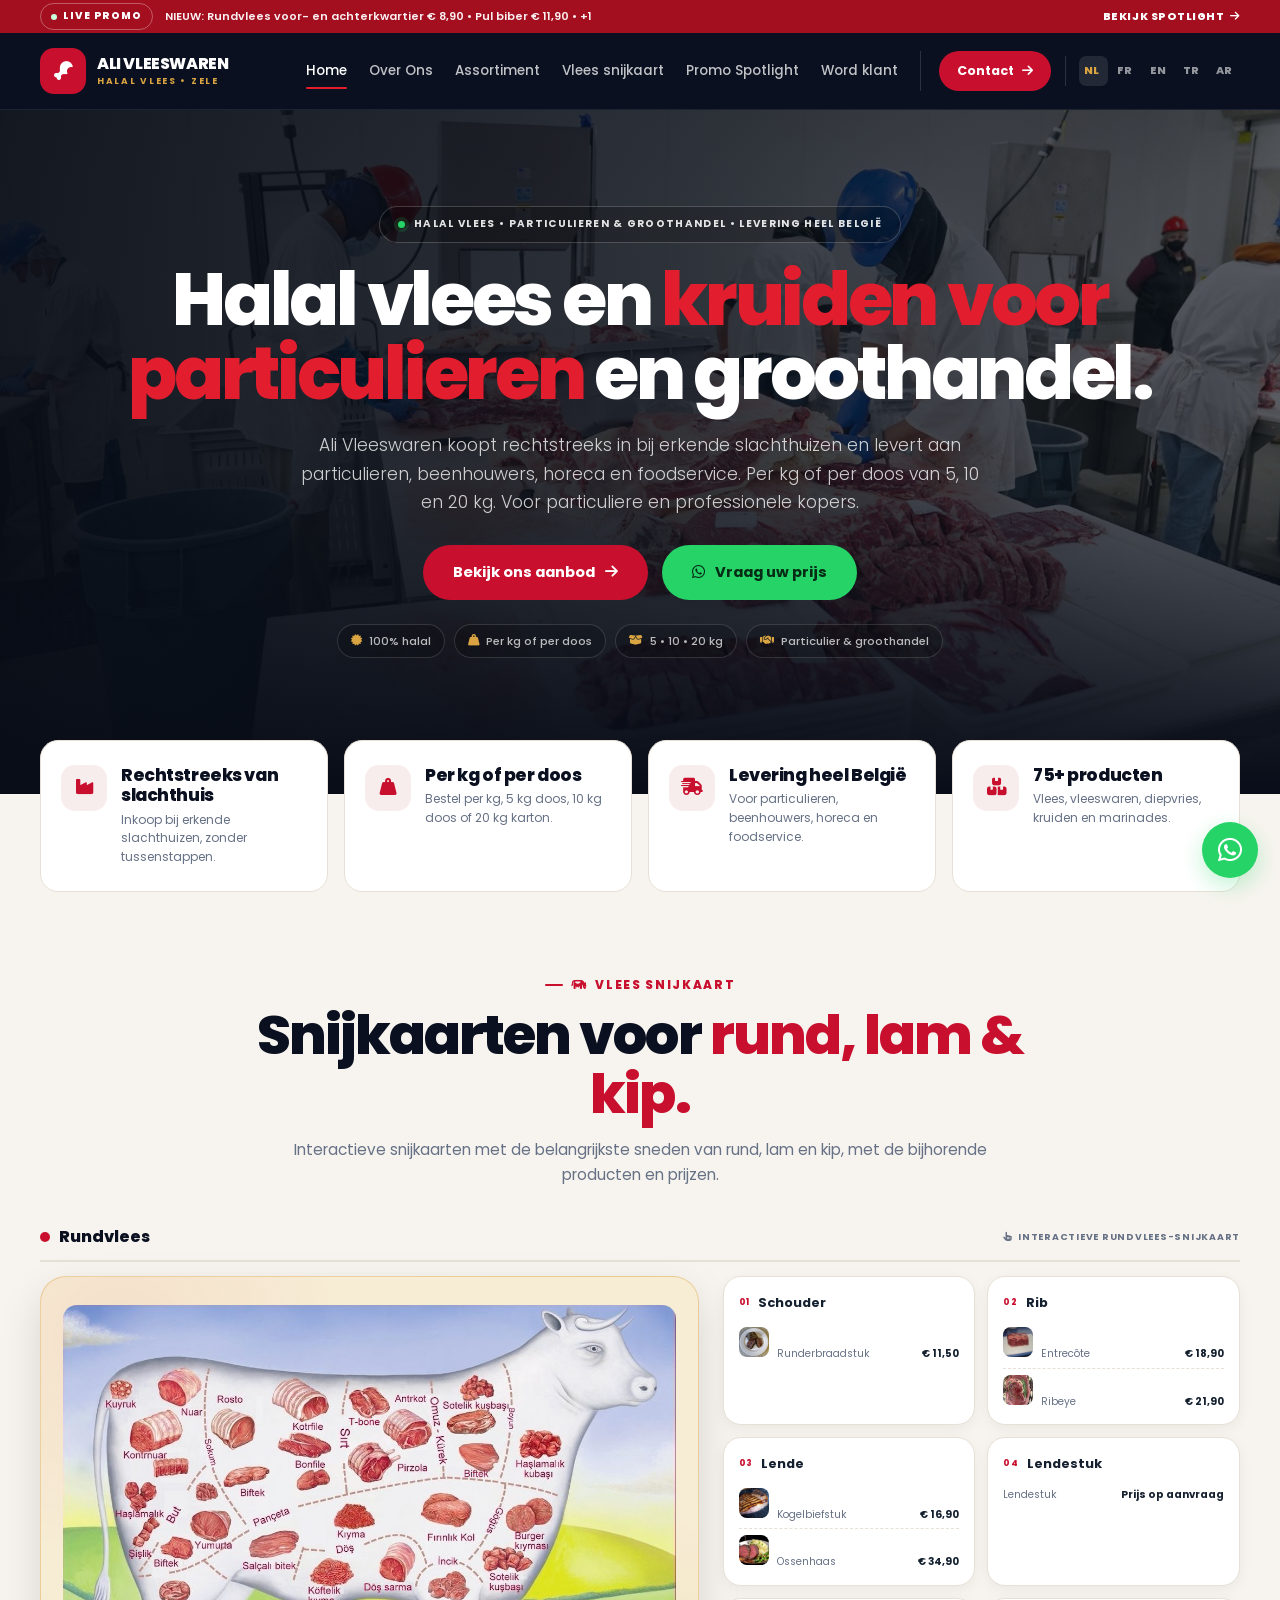
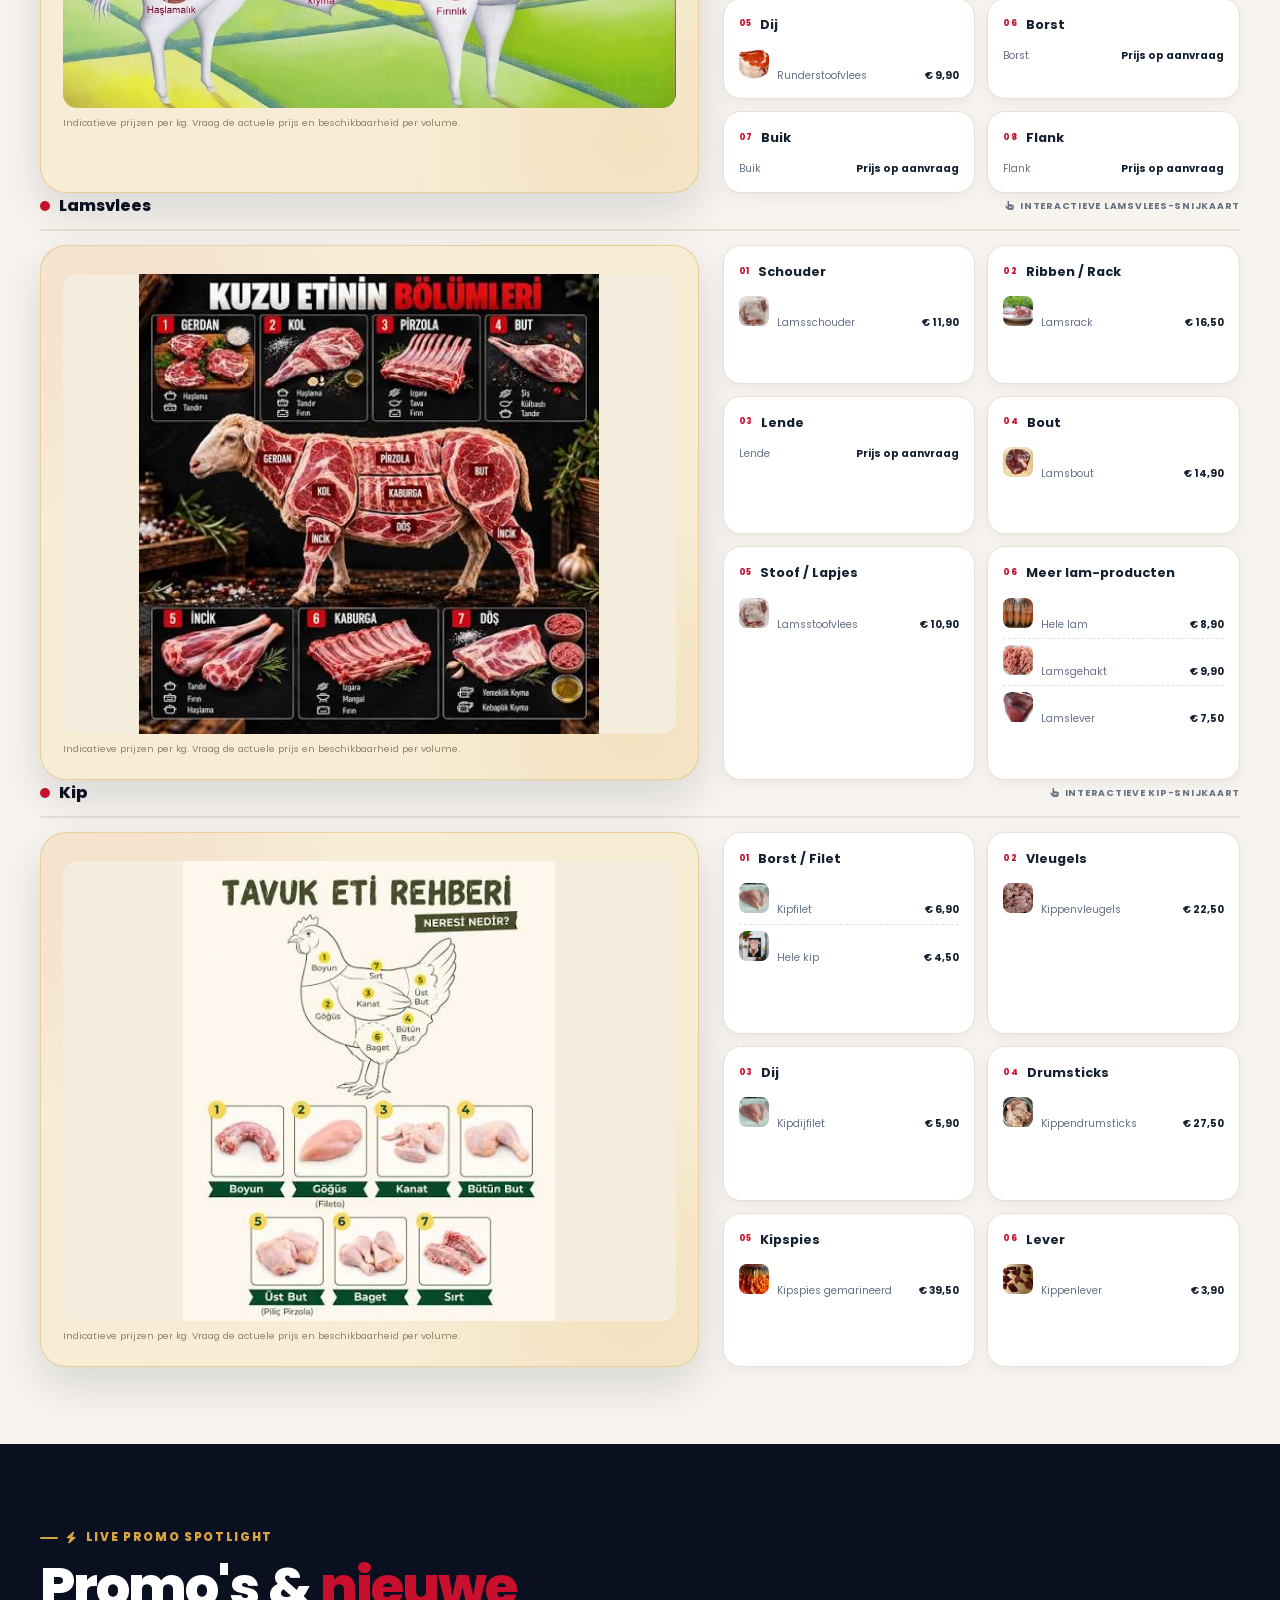
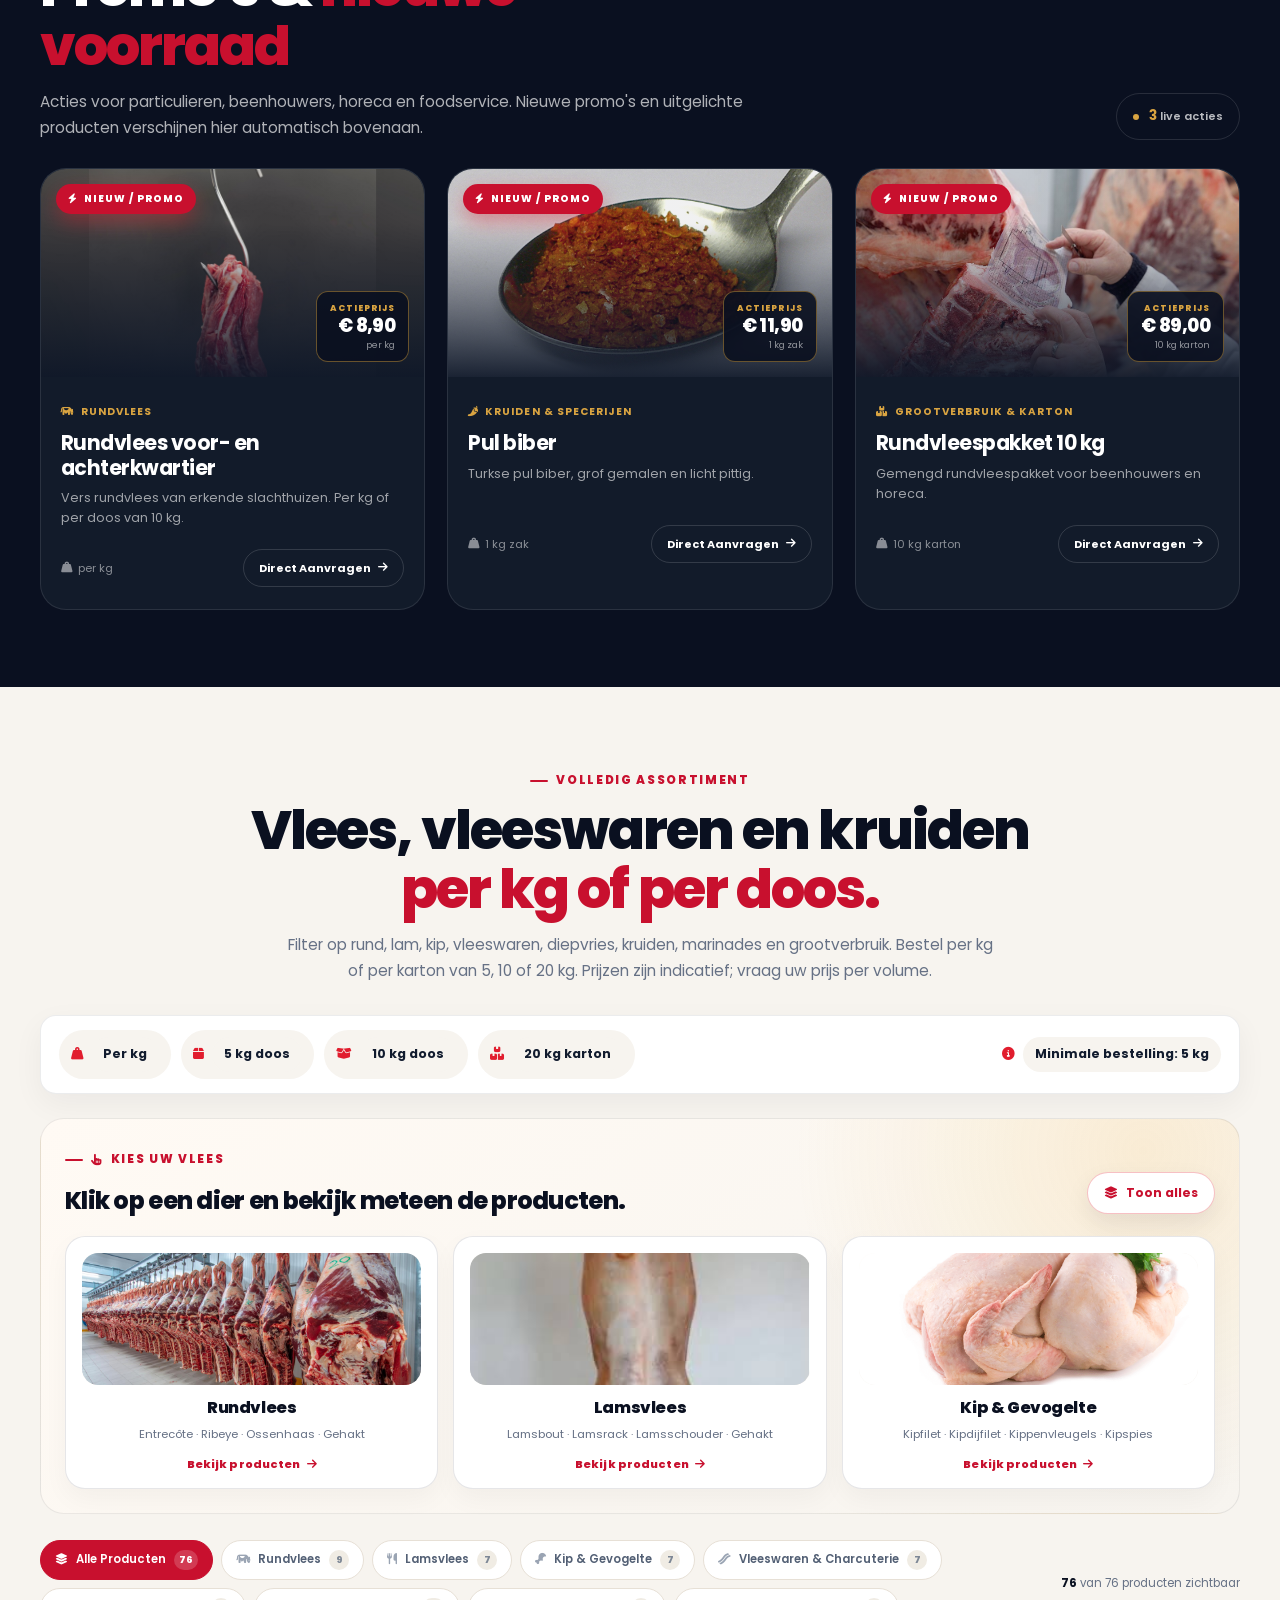
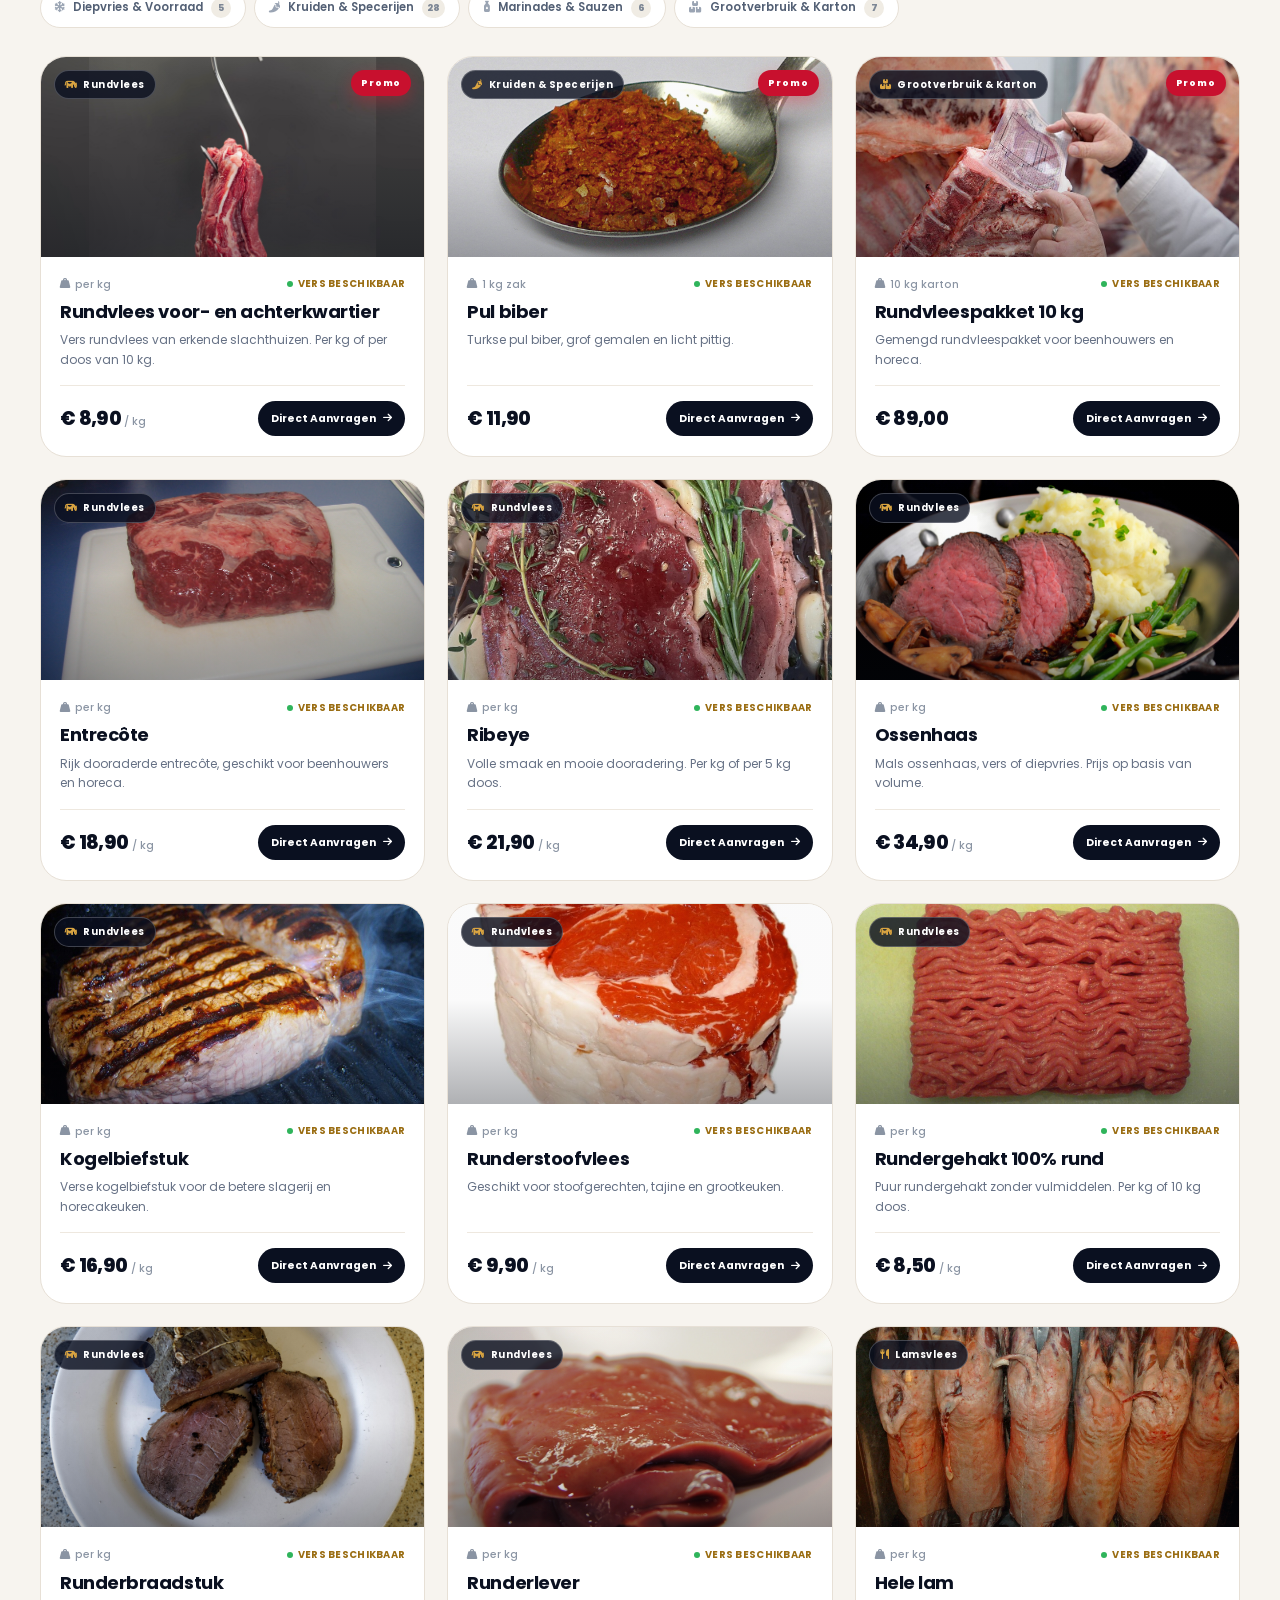
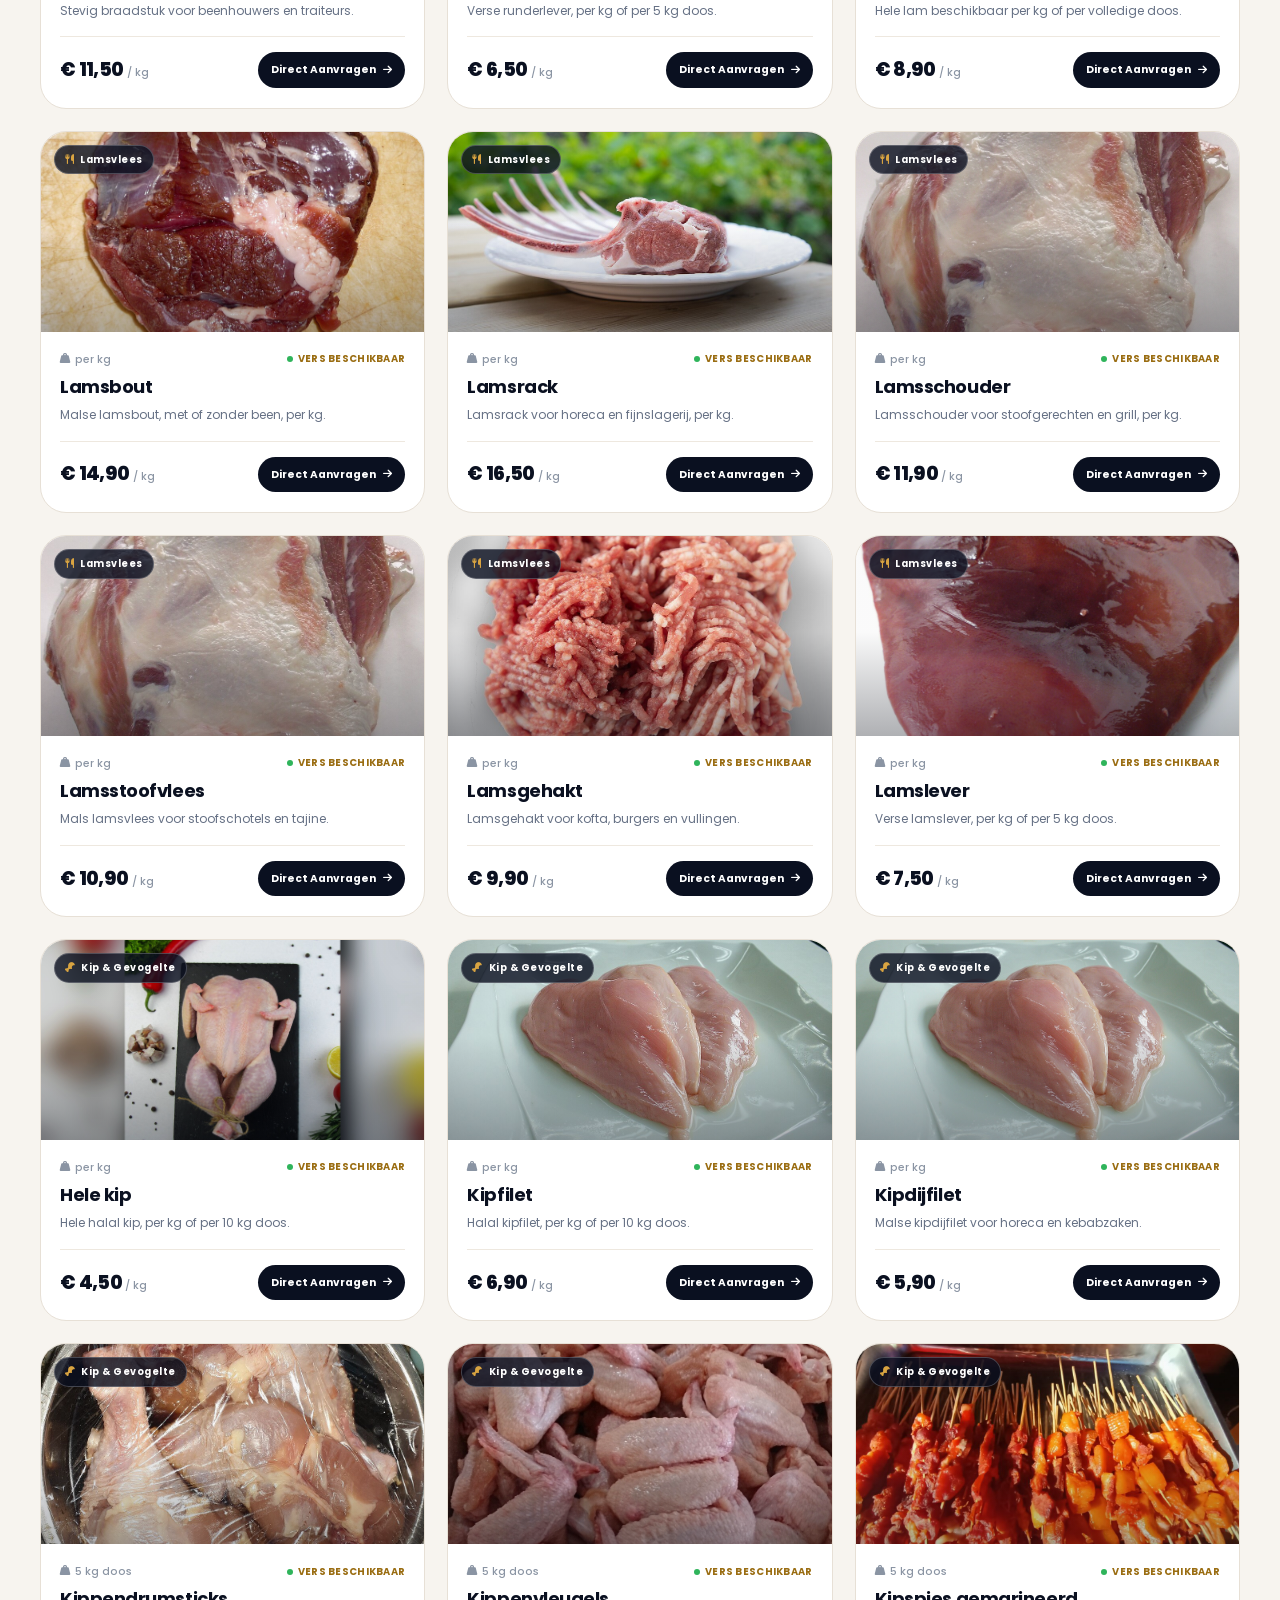
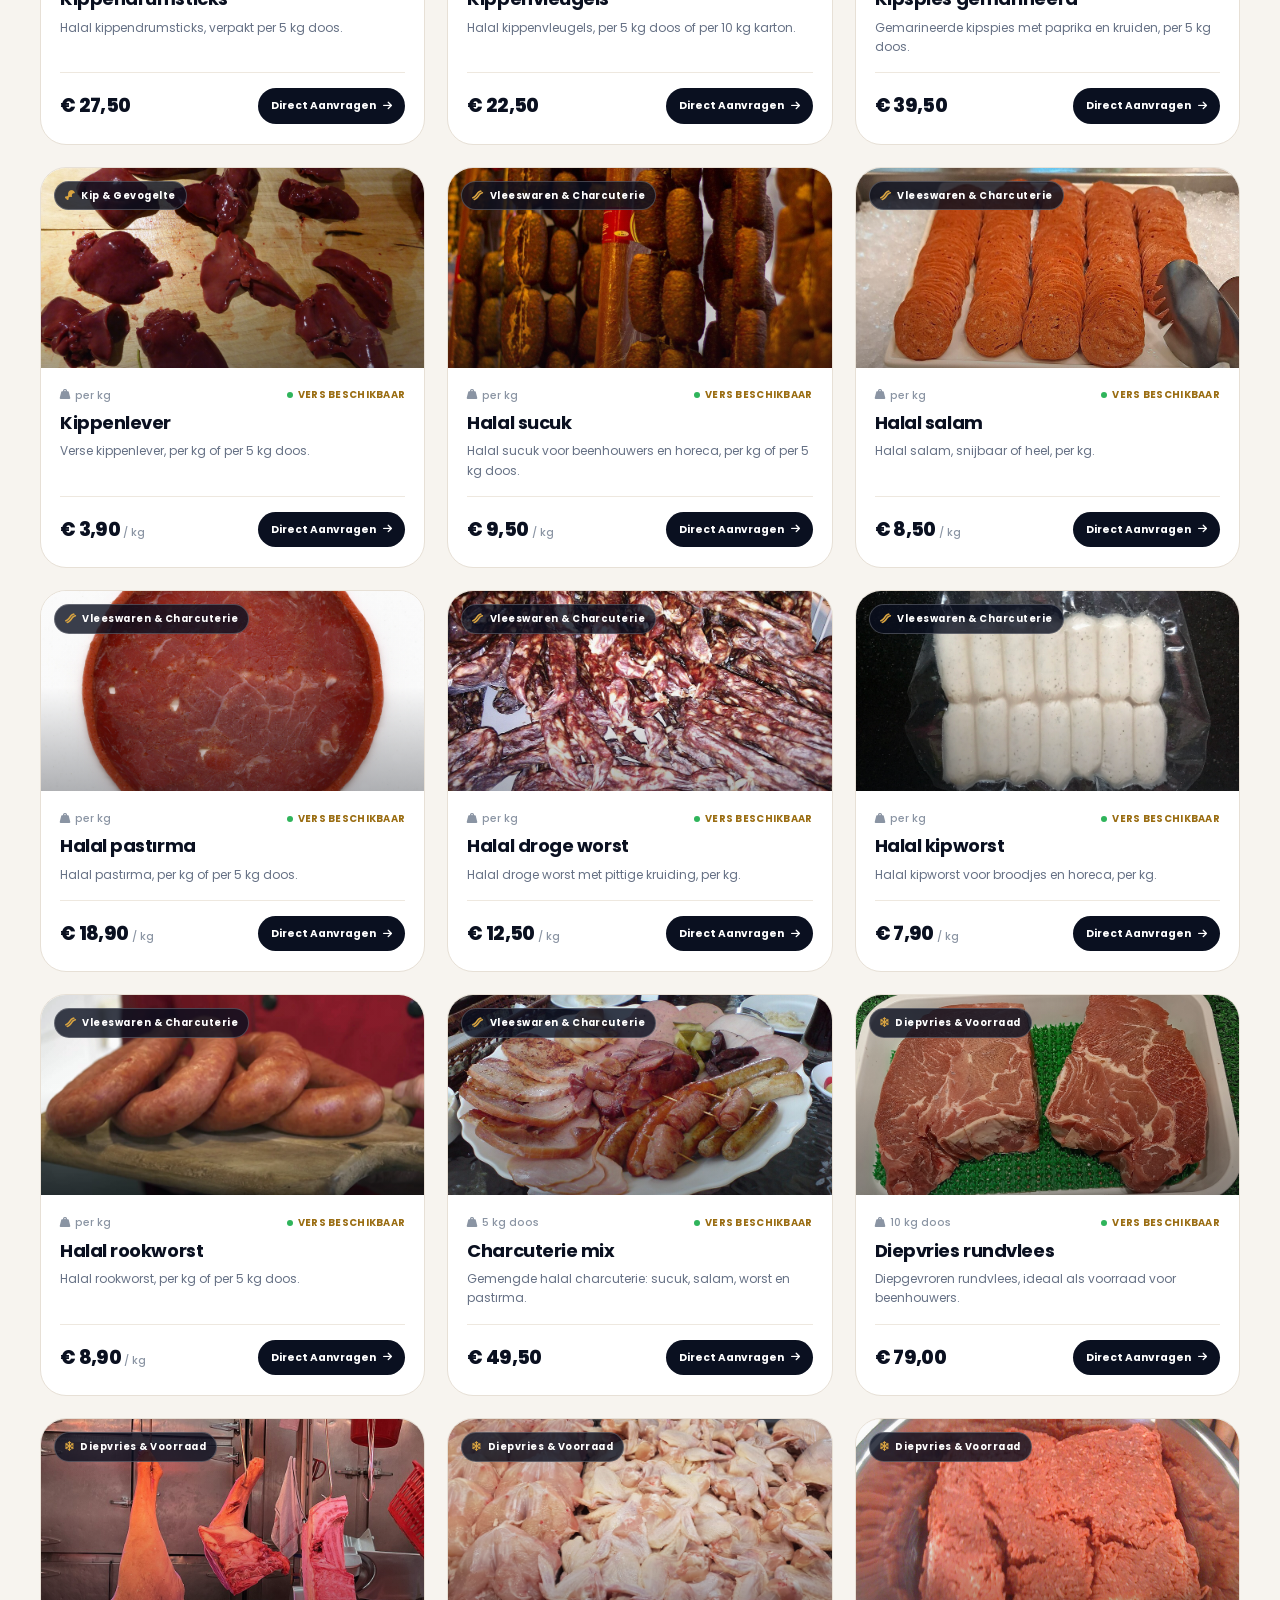
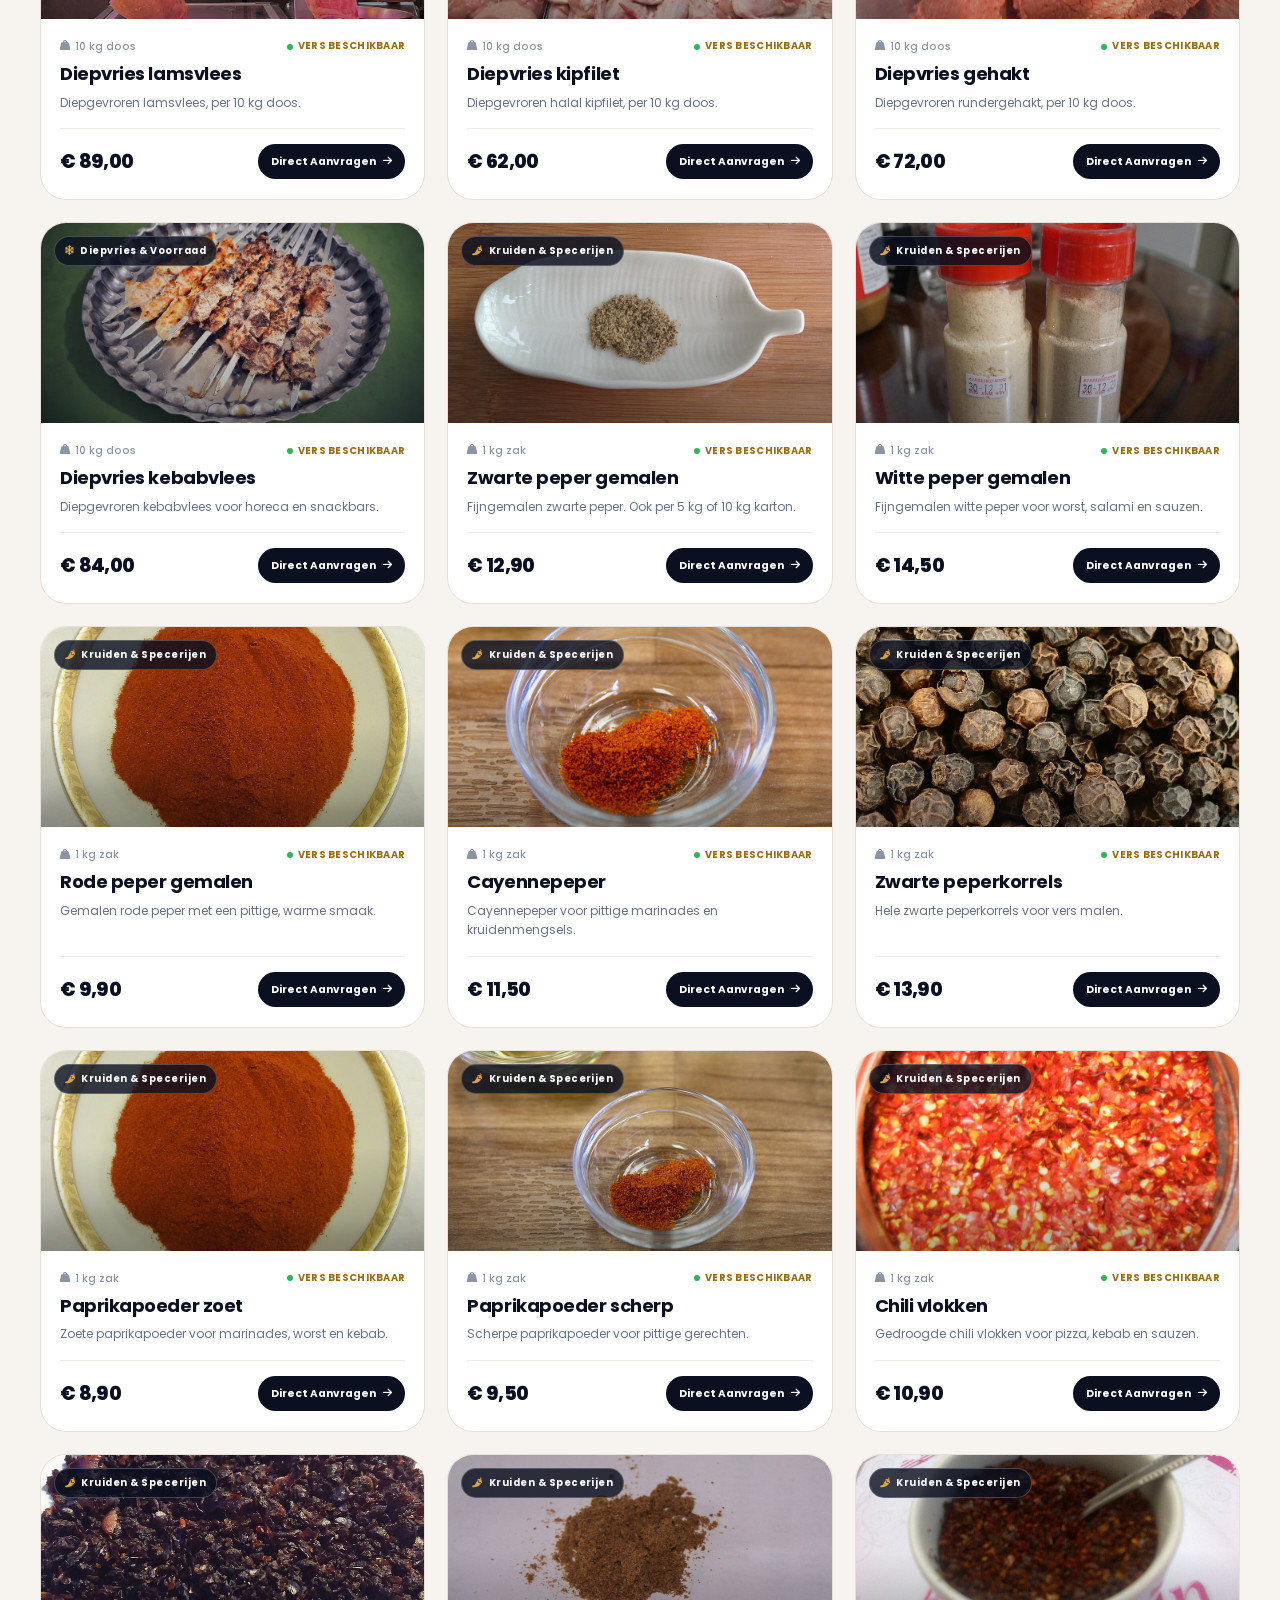
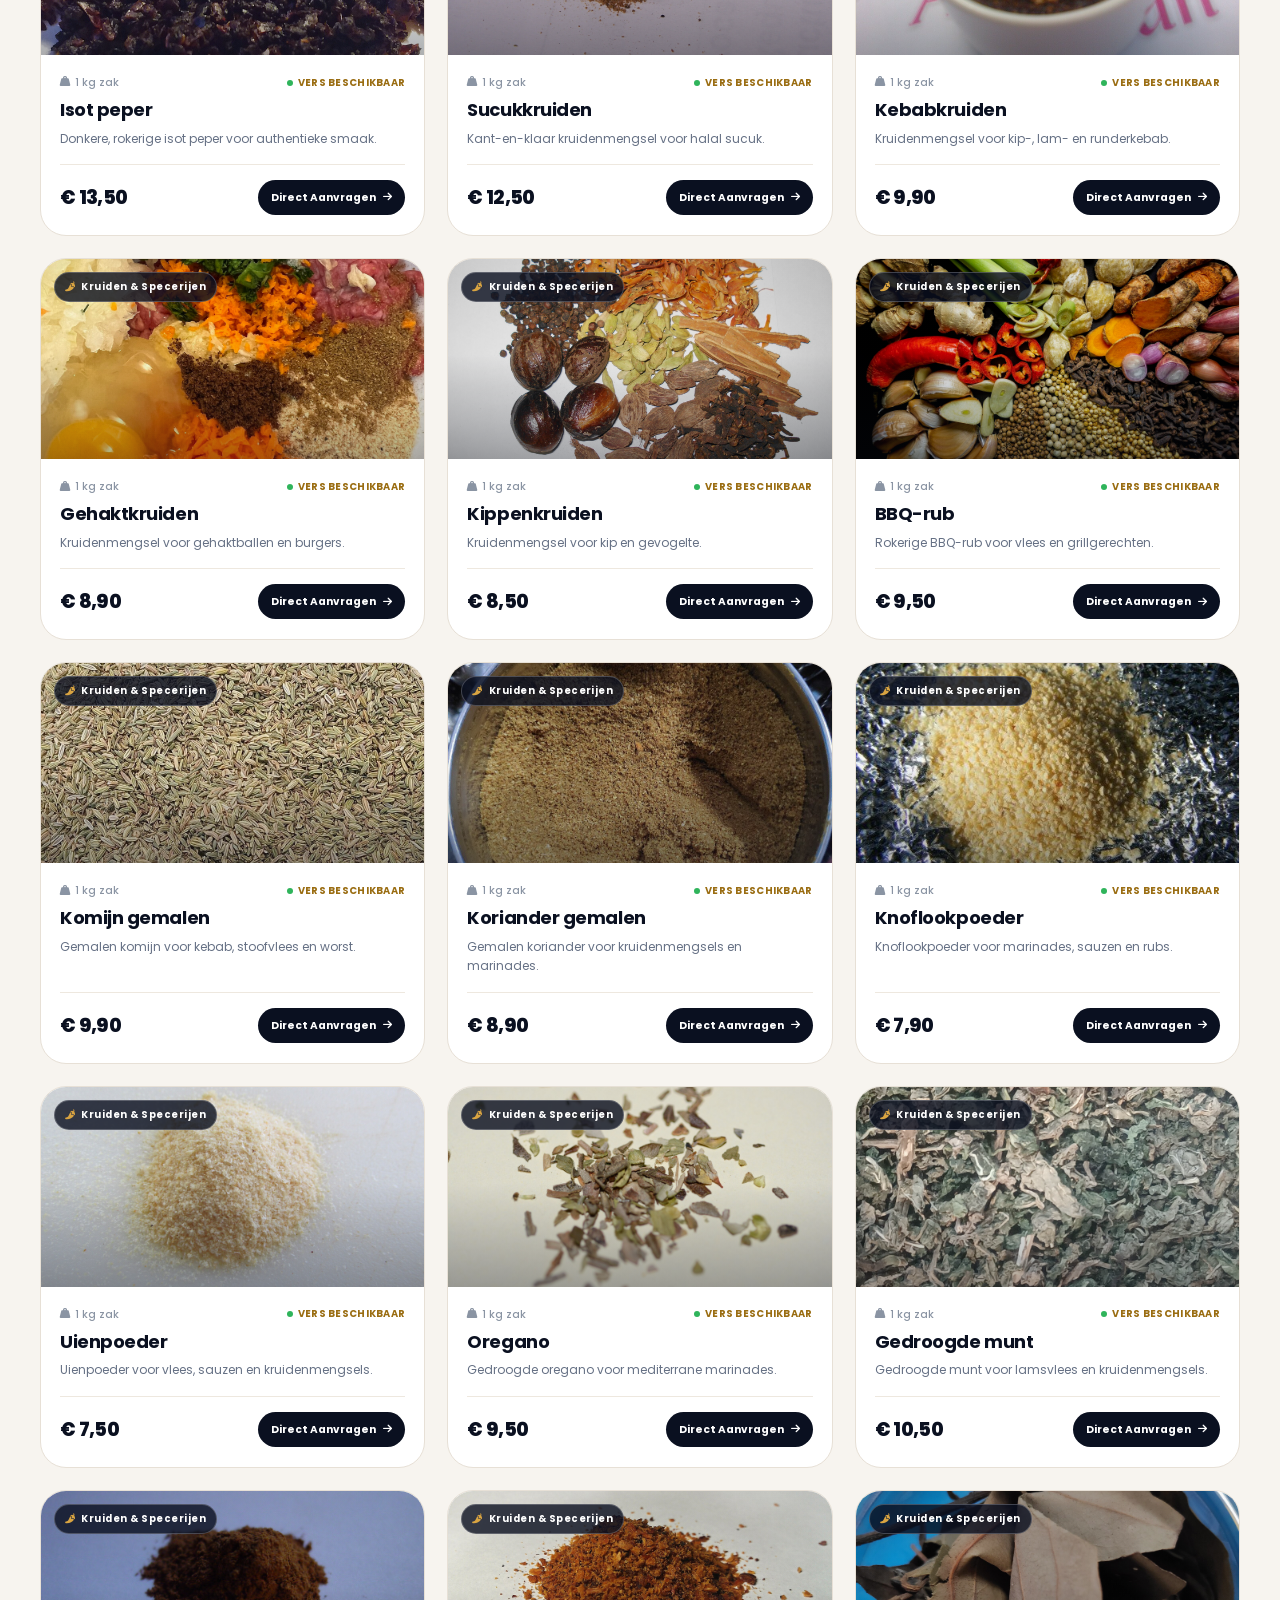
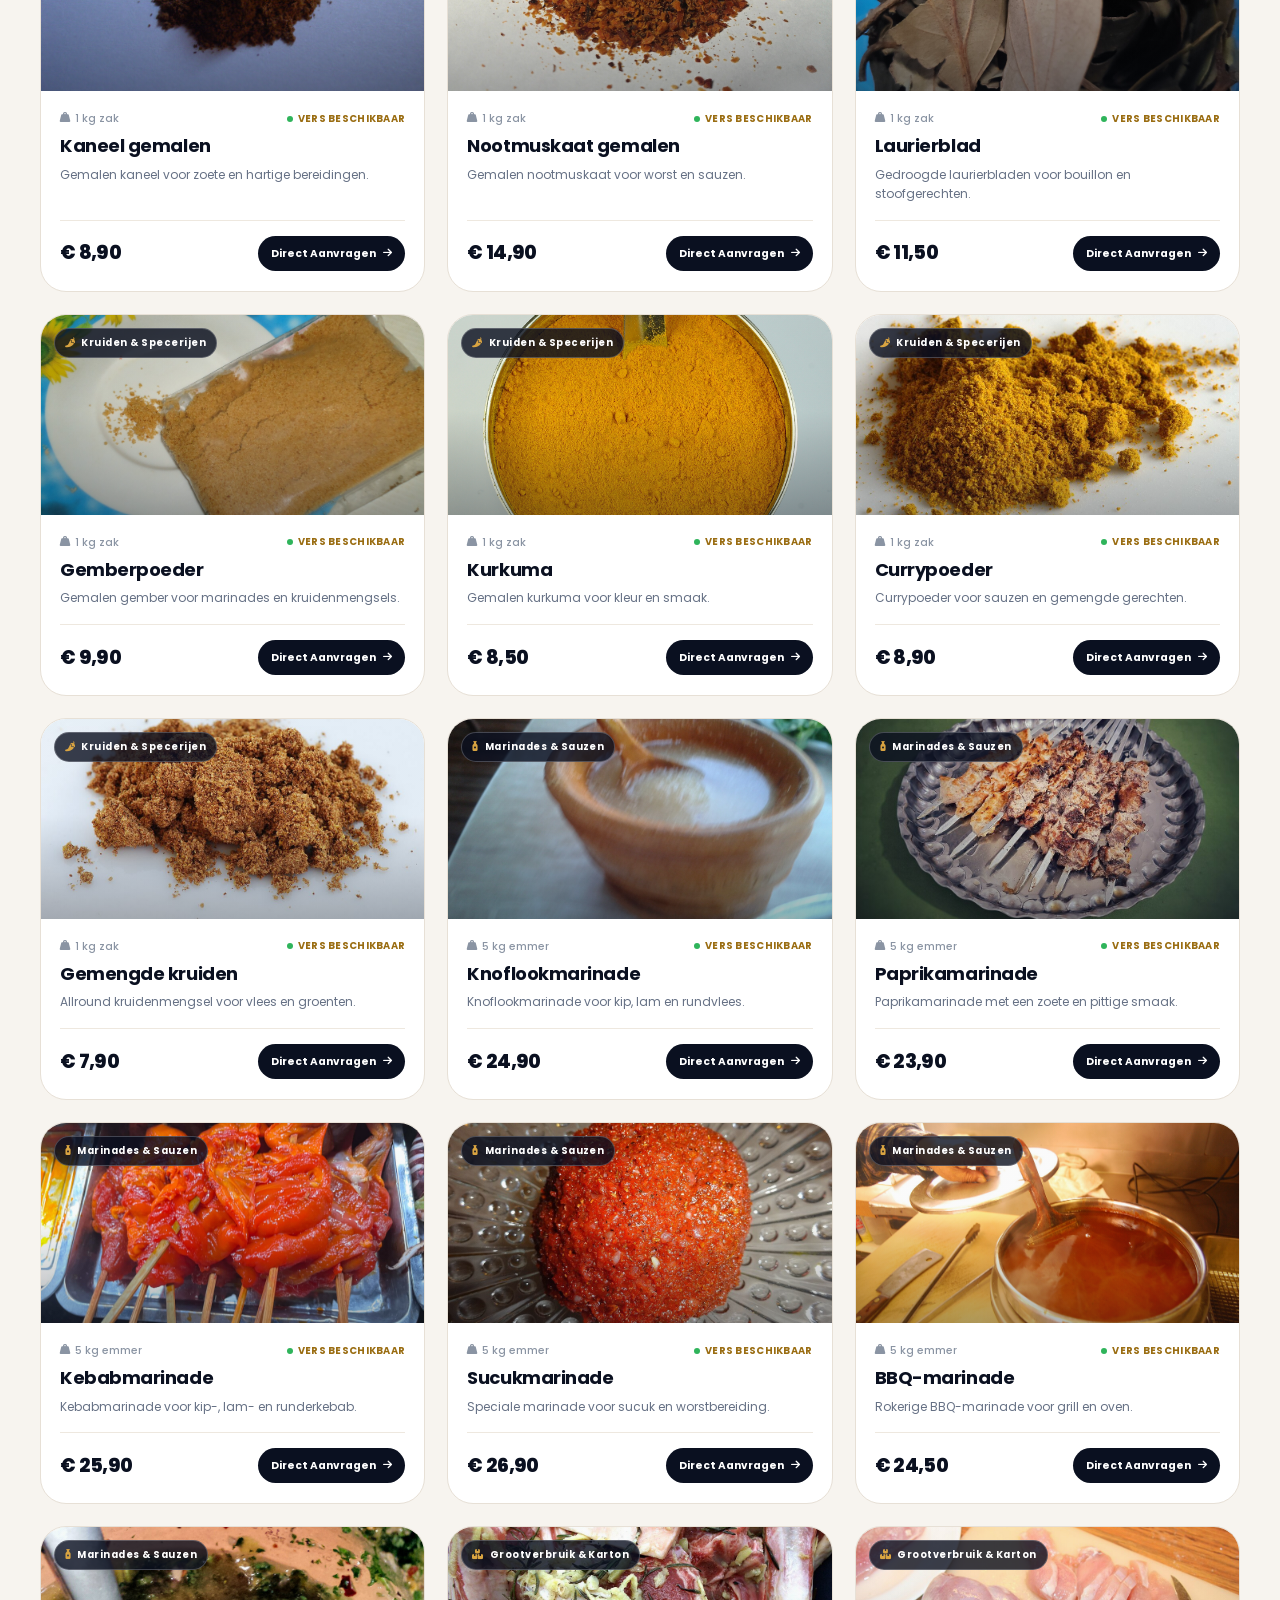
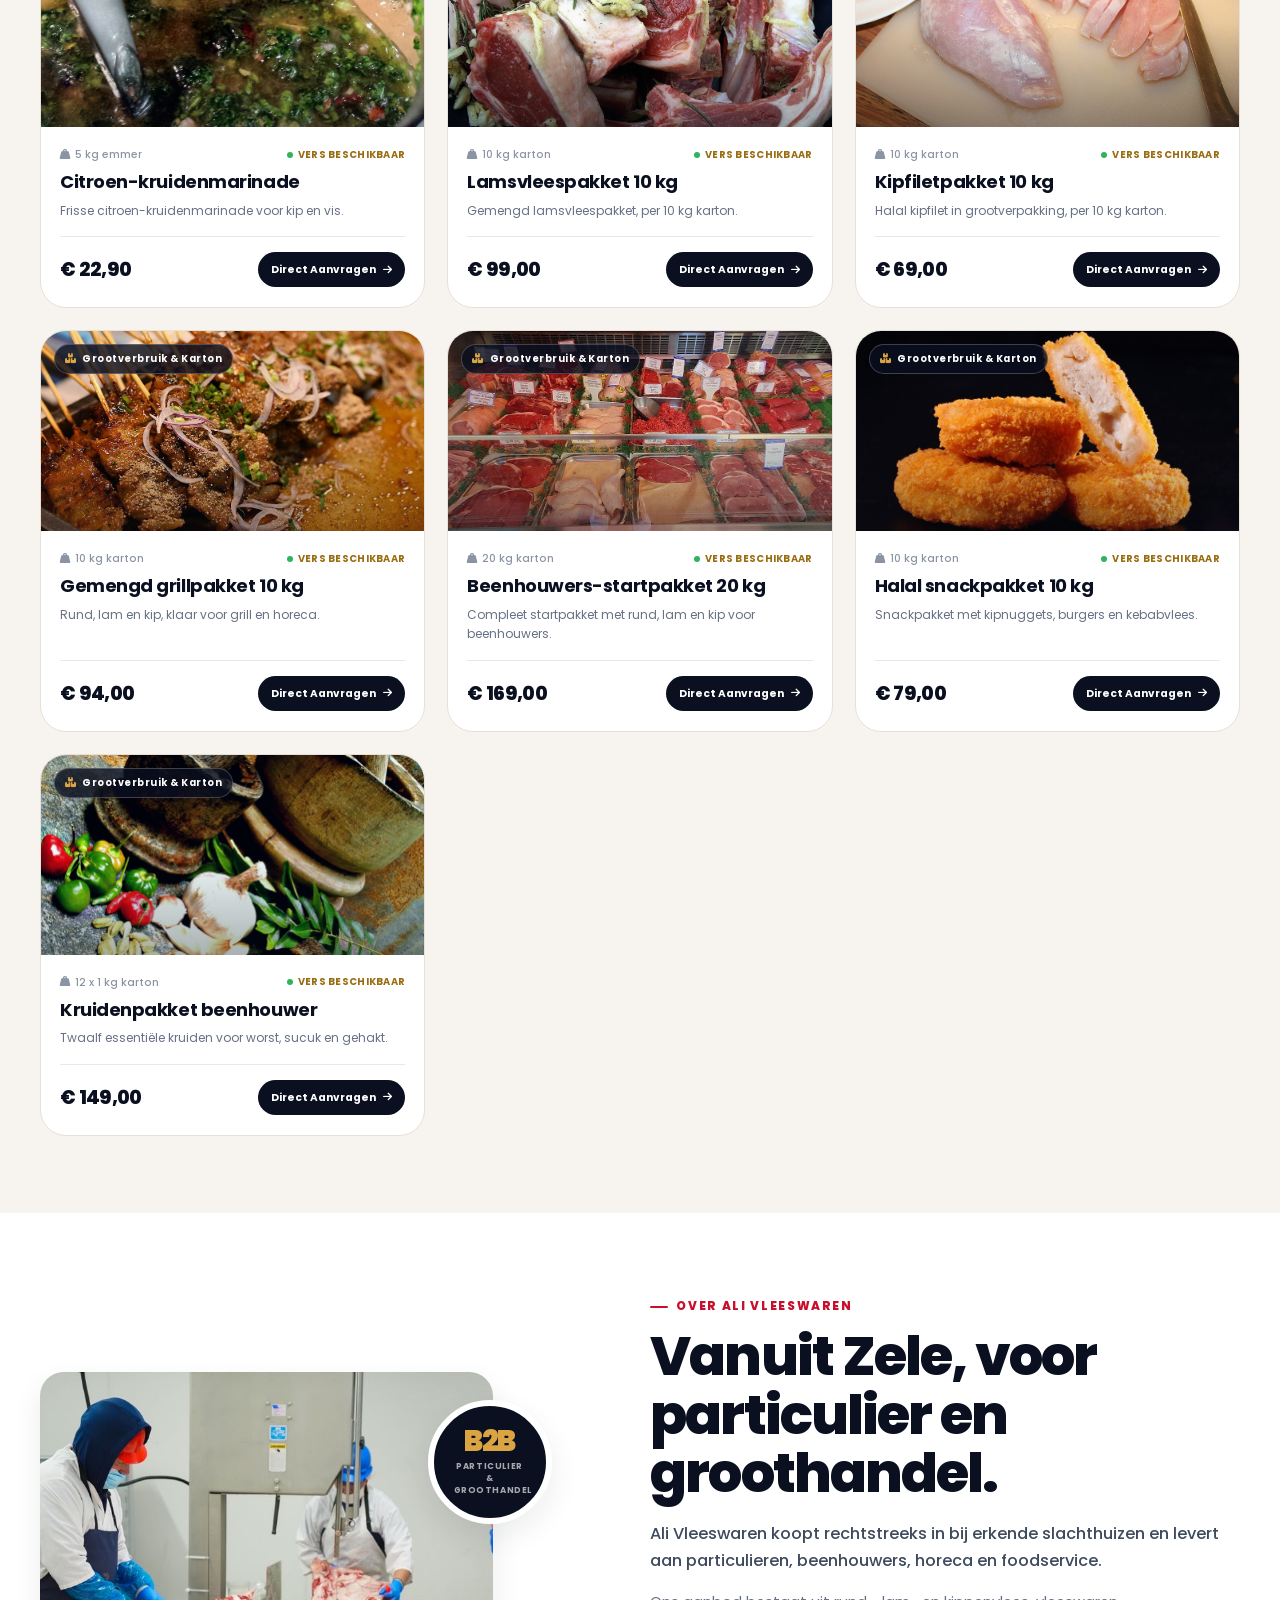
<file: nl/index.html>
<!DOCTYPE html>
<html lang="nl" dir="ltr" data-page-language="nl" data-asset-base="../">
<head>
  <meta charset="UTF-8">
  <meta name="viewport" content="width=device-width, initial-scale=1.0">
  <meta name="description" content="Ali Vleeswaren is een halal vleeshandelaar in Zele voor particulieren, beenhouwers, horeca en foodservice. Rund-, lam- en kippenvlees per kg of per doos van 5, 10 en 20 kg. Ook vleeswaren, diepvries, kruiden en marinades.">
  <meta name="theme-color" content="#0a1020">
  <title>Ali Vleeswaren | Halal vlees voor particulieren en groothandel</title>
  <link rel="preconnect" href="https://fonts.googleapis.com">
  <link rel="preconnect" href="https://fonts.gstatic.com" crossorigin>
  <link href="https://fonts.googleapis.com/css2?family=Noto+Sans+Arabic:wght@400;500;600;700;800&family=Poppins:wght@300;400;500;600;700;800;900&display=swap" rel="stylesheet">
  <link rel="stylesheet" href="https://cdnjs.cloudflare.com/ajax/libs/font-awesome/6.5.2/css/all.min.css">
  <link rel="icon" href="../favicon.svg" type="image/svg+xml">

  <link rel="stylesheet" href="../style.css">
</head>
<body>
  <header class="site-header">
    <div class="topbar">
      <div class="container topbar-inner">
        <span class="topbar-label"><span class="live-dot"></span> <span data-i18n="topbar.live">Live promo</span></span>
        <span id="tickerPromoText">Nieuwe promo's worden hier automatisch getoond.</span>
        <a href="#promo-spotlight" class="topbar-link"><span data-i18n="topbar.spotlight">Bekijk spotlight</span> <i class="fa-solid fa-arrow-right"></i></a>
      </div>
    </div>

    <div class="navbar-shell">
      <nav class="container navbar" aria-label="Hoofdnavigatie">
        <a href="#home" class="brand" aria-label="Ali Vleeswaren home">
          <span class="brand-mark"><i class="fa-solid fa-drumstick-bite"></i></span>
          <span class="brand-copy">
            <span class="brand-name">Ali Vleeswaren</span>
            <span class="brand-sub" data-i18n="brand.sub">Halal vlees &bull; Zele</span>
          </span>
        </a>

        <button type="button" class="menu-toggle" id="menuToggle" aria-label="Menu openen" aria-expanded="false" aria-controls="navMenu">
          <i class="fa-solid fa-bars"></i>
        </button>

        <div class="nav-menu" id="navMenu">
          <div class="mobile-menu-head">
            <a href="#home" class="brand" aria-label="Ali Vleeswaren home">
              <span class="brand-mark"><i class="fa-solid fa-drumstick-bite"></i></span>
              <span class="brand-copy">
                <span class="brand-name">Ali Vleeswaren</span>
                <span class="brand-sub" data-i18n="brand.sub">Halal vlees &bull; Zele</span>
              </span>
            </a>
            <button type="button" class="menu-close" id="menuClose" aria-label="Menu sluiten">
              <i class="fa-solid fa-xmark"></i>
            </button>
          </div>

          <ul class="nav-links">
            <li><a href="#home" class="active" data-nav="home" data-i18n="nav.home">Home</a></li>
            <li><a href="#over-ons" data-nav="over-ons" data-i18n="nav.about">Over Ons</a></li>
            <li><a href="#assortiment" data-nav="assortiment" data-i18n="nav.assortment">Assortiment</a></li>
            <li><a href="#rundvlees-snijkaart" data-nav="rundvlees-snijkaart" data-i18n="cuts.kicker">Rundvlees snijkaart</a></li>
            <li><a href="#promo-spotlight" data-nav="promo-spotlight" data-i18n="nav.promo">Promo Spotlight</a></li>
            <li><a href="../klanten/nl/" data-nav="word-klant" data-i18n="nav.customer">Word klant</a></li>
          </ul>

          <div class="nav-actions">
            <a href="#contact" class="nav-contact" data-nav="contact"><span data-i18n="nav.contact">Contact</span> <i class="fa-solid fa-arrow-right"></i></a>
            <div class="lang-switch" role="group" aria-label="Taal kiezen" data-i18n-aria-label="lang.label">
              <a class="lang-btn" data-lang="nl" href="../nl/" aria-current="page">NL</a>
              <a class="lang-btn" data-lang="fr" href="../fr/">FR</a>
              <a class="lang-btn" data-lang="en" href="../en/">EN</a>
              <a class="lang-btn" data-lang="tr" href="../tr/">TR</a>
              <a class="lang-btn" data-lang="ar" href="../ar/">AR</a>
            </div>
          </div>
        </div>
      </nav>
    </div>
    <div class="nav-backdrop" id="navBackdrop"></div>
  </header>

  <main>
    <section class="hero" id="home">
      <div class="hero-bg" aria-hidden="true"></div>
      <div class="hero-overlay" aria-hidden="true"></div>
      <div class="hero-grid" aria-hidden="true"></div>

      <div class="container hero-content">
        <span class="hero-badge"><span class="dot"></span> <span data-i18n="hero.badge">Halal vlees &bull; Particulieren &amp; groothandel &bull; Levering heel België</span></span>
        <h1 data-i18n-html="hero.title">Halal vlees en <span class="accent">kruiden voor particulieren</span> en groothandel.</h1>
        <p class="hero-subtitle" data-i18n="hero.subtitle">Ali Vleeswaren koopt rechtstreeks in bij erkende slachthuizen en levert aan particulieren, beenhouwers, horeca en foodservice. Per kg of per doos van 5, 10 en 20 kg. Voor particuliere en professionele kopers.</p>

        <div class="hero-actions">
          <a href="#assortiment" class="btn btn-primary"><span data-i18n="hero.ctaAssortment">Bekijk ons aanbod</span> <i class="fa-solid fa-arrow-right"></i></a>
          <a href="https://wa.me/32470123456?text=Dag%20Ali%20Vleeswaren%2C%20ik%20wil%20graag%20een%20prijs%20of%20beschikbaarheid%20aanvragen%20voor%20particulier%20of%20groothandel." target="_blank" rel="noopener noreferrer" class="btn btn-whatsapp" data-wa-key="wa.general" data-track="whatsapp_hero"><i class="fa-brands fa-whatsapp"></i> <span data-i18n="hero.ctaWhatsapp">Vraag uw prijs</span></a>
        </div>

        <div class="hero-pills" aria-label="Kernkenmerken">
          <span class="hero-pill"><i class="fa-solid fa-certificate"></i> <span data-i18n="hero.halal">100% halal</span></span>
          <span class="hero-pill"><i class="fa-solid fa-weight-hanging"></i> <span data-i18n="hero.unit">Per kg of per doos</span></span>
          <span class="hero-pill"><i class="fa-solid fa-box-open"></i> <span data-i18n="hero.box">5 &bull; 10 &bull; 20 kg</span></span>
          <span class="hero-pill"><i class="fa-solid fa-handshake"></i> <span data-i18n="hero.b2b">Particulier &amp; groothandel</span></span>
        </div>
      </div>

      <a href="#stats" class="hero-scroll"><span data-i18n="hero.scroll">Ontdek ons aanbod</span> <i class="fa-solid fa-chevron-down"></i></a>
    </section>

    <div class="stats-wrap" id="stats">
      <div class="container stats-grid">
        <article class="stat-card reveal">
          <span class="stat-icon"><i class="fa-solid fa-industry"></i></span>
          <div class="stat-copy">
            <strong data-i18n="stats.slaughter.title">Rechtstreeks van slachthuis</strong>
            <span data-i18n="stats.slaughter.text">Inkoop bij erkende slachthuizen, zonder tussenstappen.</span>
          </div>
        </article>
        <article class="stat-card reveal">
          <span class="stat-icon"><i class="fa-solid fa-weight-hanging"></i></span>
          <div class="stat-copy">
            <strong data-i18n="stats.unit.title">Per kg of per doos</strong>
            <span data-i18n="stats.unit.text">Bestel per kg, 5 kg doos, 10 kg doos of 20 kg karton.</span>
          </div>
        </article>
        <article class="stat-card reveal">
          <span class="stat-icon"><i class="fa-solid fa-truck-fast"></i></span>
          <div class="stat-copy">
            <strong data-i18n="stats.delivery.title">Levering heel België</strong>
            <span data-i18n="stats.delivery.text">Voor particulieren, beenhouwers, horeca en foodservice.</span>
          </div>
        </article>
        <article class="stat-card reveal">
          <span class="stat-icon"><i class="fa-solid fa-boxes-stacked"></i></span>
          <div class="stat-copy">
            <strong data-i18n="stats.products.title">75+ producten</strong>
            <span data-i18n="stats.products.text">Vlees, vleeswaren, diepvries, kruiden en marinades.</span>
          </div>
        </article>
      </div>
    </div>

    <section class="section cuts-section" id="rundvlees-snijkaart">
      <div class="container">
        <div class="section-heading reveal">
          <span class="section-kicker"><i class="fa-solid fa-cow"></i> <span data-i18n="cuts.kicker">Vlees snijkaart</span></span>
          <h2 class="section-title" data-i18n-html="cuts.title">Snijkaarten voor <span class="accent">rund, lam & kip.</span></h2>
          <p class="section-subtitle" data-i18n="cuts.subtitle">Interactieve snijkaarten met de belangrijkste sneden van rund, lam en kip, met de bijhorende producten en prijzen.</p>
        </div>
        <div id="cutMapsPanels" class="reveal"></div>
      </div>
    </section>

    <section class="section promo-section" id="promo-spotlight">
      <div class="container">
        <div class="promo-header reveal">
          <div>
            <span class="section-kicker light"><i class="fa-solid fa-bolt"></i> <span data-i18n="promo.kicker">Live promo spotlight</span></span>
            <h2 class="section-title light" data-i18n-html="promo.title">Promo's &amp; <span class="accent">nieuwe voorraad</span></h2>
            <p class="section-subtitle light" style="margin-left:0;" data-i18n="promo.subtitle">Acties voor particulieren, beenhouwers, horeca en foodservice. Nieuwe promo's en uitgelichte producten verschijnen hier automatisch bovenaan.</p>
          </div>
          <div class="promo-live">
            <span class="live-dot"></span>
            <span><strong id="promoCount">3</strong> <span data-i18n="promo.live">live acties</span></span>
          </div>
        </div>

        <div class="promo-grid reveal" id="promoGrid"></div>

        <div class="empty-state" id="promoEmpty">
          <i class="fa-solid fa-tags"></i>
          <strong data-i18n="promo.emptyTitle">Nog geen actieve promo's</strong>
          <span data-i18n="promo.emptyText">Nieuwe promo's verschijnen hier automatisch zodra ze beschikbaar zijn.</span>
        </div>
      </div>
    </section>

    <section class="section catalog-section" id="assortiment">
      <div class="container">
        <div class="section-heading reveal">
          <span class="section-kicker" data-i18n="catalog.kicker">Volledig assortiment</span>
          <h2 class="section-title" data-i18n-html="catalog.title">Vlees, vleeswaren en kruiden <span class="accent">per kg of per doos.</span></h2>
          <p class="section-subtitle" data-i18n="catalog.subtitle">Filter op rund, lam, kip, vleeswaren, diepvries, kruiden, marinades en grootverbruik. Bestel per kg of per karton van 5, 10 of 20 kg. Prijzen zijn indicatief; vraag uw prijs per volume.</p>
        </div>

        <div class="order-strip reveal" aria-label="Bestelvoorwaarden">
          <span><i class="fa-solid fa-weight-hanging"></i> <span data-i18n="order.kg">Per kg</span></span>
          <span><i class="fa-solid fa-box"></i> <span data-i18n="order.box5">5 kg doos</span></span>
          <span><i class="fa-solid fa-box-open"></i> <span data-i18n="order.box10">10 kg doos</span></span>
          <span><i class="fa-solid fa-boxes-stacked"></i> <span data-i18n="order.box20">20 kg karton</span></span>
          <strong class="order-note"><i class="fa-solid fa-circle-info"></i> <span data-i18n="order.min">Minimale bestelling: 5 kg</span></strong>
        </div>

        <div class="animal-section reveal">
          <div class="animal-head">
            <div>
              <span class="section-kicker"><i class="fa-solid fa-hand-pointer"></i> <span data-i18n="animals.kicker">Kies uw vlees</span></span>
              <h3 class="animal-title" data-i18n="animals.title">Klik op een dier en bekijk meteen de producten.</h3>
            </div>
            <button type="button" class="animal-all" data-animal-category="all">
              <i class="fa-solid fa-layer-group"></i> <span data-i18n="animals.all">Toon alles</span>
            </button>
          </div>

          <div class="animal-grid" id="animalGrid">
            <button type="button" class="animal-card" data-animal-category="rund" aria-pressed="false">
              <span class="animal-art" aria-hidden="true">
                <img class="animal-photo" src="../images/beef.jpg" alt="" loading="lazy" width="900" height="600">
              </span>
              <span class="animal-copy">
                <strong data-i18n="animals.cow.title">Rundvlees</strong>
                <span data-i18n="animals.cow.meats">Entrecôte · Ribeye · Ossenhaas · Gehakt</span>
              </span>
              <span class="animal-cta"><span data-i18n="animals.view">Bekijk producten</span> <i class="fa-solid fa-arrow-right"></i></span>
            </button>

            <button type="button" class="animal-card" data-animal-category="lam" aria-pressed="false">
              <span class="animal-art" aria-hidden="true">
                <img class="animal-photo" src="../images/lamb.jpg" alt="" loading="lazy" width="900" height="600">
              </span>
              <span class="animal-copy">
                <strong data-i18n="animals.sheep.title">Lamsvlees</strong>
                <span data-i18n="animals.sheep.meats">Lamsbout · Lamsrack · Lamsschouder · Gehakt</span>
              </span>
              <span class="animal-cta"><span data-i18n="animals.view">Bekijk producten</span> <i class="fa-solid fa-arrow-right"></i></span>
            </button>

            <button type="button" class="animal-card" data-animal-category="kip" aria-pressed="false">
              <span class="animal-art" aria-hidden="true">
                <img class="animal-photo" src="../images/chicken.jpg" alt="" loading="lazy" width="900" height="600">
              </span>
              <span class="animal-copy">
                <strong data-i18n="animals.chicken.title">Kip &amp; Gevogelte</strong>
                <span data-i18n="animals.chicken.meats">Kipfilet · Kipdijfilet · Kippenvleugels · Kipspies</span>
              </span>
              <span class="animal-cta"><span data-i18n="animals.view">Bekijk producten</span> <i class="fa-solid fa-arrow-right"></i></span>
            </button>
          </div>
        </div>

        <div class="filter-wrap reveal">
          <div class="filter-pills" id="filterPills" aria-label="Filter producten op categorie" data-i18n-aria-label="catalog.filterLabel"></div>
          <div class="catalog-meta" id="catalogMeta"><strong>0</strong> <span data-i18n="catalog.visible">producten zichtbaar</span></div>
        </div>

        <div class="product-grid reveal" id="productGrid"></div>

        <div class="no-products" id="noProducts">
          <i class="fa-solid fa-box-open"></i>
          <strong data-i18n="catalog.noTitle">Geen producten in deze categorie</strong>
          <span data-i18n="catalog.noText">Kies een andere categorie of bekijk het volledige assortiment.</span>
        </div>
      </div>
    </section>

    <section class="section about-section" id="over-ons">
      <div class="container">
        <div class="about-grid">
          <div class="about-visual reveal">
            <div class="about-photo-main">
              <img src="../images/wholesale.jpg" alt="Vleesverwerking in de groothandel" loading="lazy">
            </div>
            <div class="about-photo-small">
              <img src="../images/bulk.jpg" alt="Kartonnen en pallets in het magazijn" loading="lazy">
            </div>
            <div class="about-badge">
              <strong>B2B</strong>
              <span data-i18n="about.badge">Particulier &amp; groothandel</span>
            </div>
          </div>

          <div class="about-copy reveal">
            <span class="section-kicker" data-i18n="about.kicker">Over Ali Vleeswaren</span>
            <h2 class="section-title" data-i18n="about.title">Vanuit Zele, voor particulier en groothandel.</h2>
            <p class="lead" style="margin-top:18px;" data-i18n="about.lead">Ali Vleeswaren koopt rechtstreeks in bij erkende slachthuizen en levert aan particulieren, beenhouwers, horeca en foodservice.</p>
            <p data-i18n="about.p1">Ons aanbod bestaat uit rund-, lam- en kippenvlees, vleeswaren, diepvriesproducten, kruiden, marinades en grootverpakkingen. U bestelt per kg of per doos van 5, 10 of 20 kg, afhankelijk van uw volume en noden.</p>
            <p data-i18n="about.p2">Wij focussen op correcte prijzen, constante kwaliteit en snelle opvolging. Zowel particuliere klanten als professionele afnemers zijn welkom.</p>

            <ul class="about-list">
              <li><i class="fa-solid fa-industry"></i> <span data-i18n="about.list1">Inkoop bij erkende slachthuizen</span></li>
              <li><i class="fa-solid fa-weight-hanging"></i> <span data-i18n="about.list2">Per kg of per doos van 5, 10 en 20 kg</span></li>
              <li><i class="fa-solid fa-truck-fast"></i> <span data-i18n="about.list3">Levering aan particulieren en groothandel in heel België</span></li>
              <li><i class="fa-solid fa-pepper-hot"></i> <span data-i18n="about.list4">Volledig kruiden- en marinade-assortiment</span></li>
            </ul>

            <div class="about-metrics">
              <div>
                <strong>75+</strong>
                <span data-i18n="about.metric1">Producten</span>
              </div>
              <div>
                <strong>5–20 kg</strong>
                <span data-i18n="about.metric2">Per doos of karton</span>
              </div>
              <div>
                <strong>100%</strong>
                <span data-i18n="about.metric3">Halal en traceerbaar</span>
              </div>
            </div>
          </div>
        </div>
      </div>
    </section>

    <section class="section customer-section" id="word-klant">
      <div class="container">
        <div class="customer-grid">
          <div class="customer-copy reveal">
            <span class="section-kicker"><i class="fa-solid fa-user-plus"></i> <span data-i18n="customer.kicker">Word klant</span></span>
            <h2 class="section-title" data-i18n-html="customer.title">Word klant en krijg <span class="accent">8% welkomstkorting.</span></h2>
            <p class="lead" data-i18n="customer.subtitle">Particuliere en professionele klanten krijgen bij hun eerste aanvraag een welkomstkorting. Laat uw gegevens achter en wij contacteren u meteen met de juiste prijzen.</p>

            <ul class="customer-benefits">
              <li>
                <span class="customer-benefit-icon"><i class="fa-solid fa-percent"></i></span>
                <div>
                  <strong data-i18n="customer.b1Title">8% welkomstkorting</strong>
                  <span data-i18n="customer.b1Text">Op uw eerste bestelling na goedkeuring.</span>
                </div>
              </li>
              <li>
                <span class="customer-benefit-icon"><i class="fa-solid fa-tags"></i></span>
                <div>
                  <strong data-i18n="customer.b2Title">Prijzen op maat</strong>
                  <span data-i18n="customer.b2Text">Per kg, per doos of per karton, afhankelijk van uw volume.</span>
                </div>
              </li>
              <li>
                <span class="customer-benefit-icon"><i class="fa-solid fa-headset"></i></span>
                <div>
                  <strong data-i18n="customer.b3Title">Snelle opvolging</strong>
                  <span data-i18n="customer.b3Text">Wij antwoorden via WhatsApp, telefoon of e-mail.</span>
                </div>
              </li>
            </ul>
          </div>

          <div class="customer-card reveal">
            <div class="customer-discount">
              <strong id="discountPercent">8%</strong>
              <span data-i18n="customer.discount">welkomstkorting</span>
            </div>

            <form class="customer-form" id="customerForm">
              <div class="customer-form-head">
                <h3 data-i18n="customer.formTitle">Word klant</h3>
                <p data-i18n="customer.formText">Vul kort uw gegevens in. Wij nemen daarna contact op.</p>
              </div>

              <div class="field">
                <label for="cType" data-i18n="customer.type">Type klant *</label>
                <select id="cType" name="type" required>
                  <option value="particulier" data-i18n="customer.typePrivate">Particulier</option>
                  <option value="groothandel" data-i18n="customer.typeWholesale">Groothandel / horeca</option>
                </select>
              </div>

              <div class="form-row">
                <div class="field">
                  <label for="cBusiness" data-i18n="customer.business">Bedrijfsnaam / zaak</label>
                  <input type="text" id="cBusiness" name="business" autocomplete="organization" placeholder="Bv. Slagerij De Smaak" data-i18n-placeholder="customer.businessPlaceholder">
                </div>
                <div class="field">
                  <label for="cName" data-i18n="customer.name">Contactpersoon *</label>
                  <input type="text" id="cName" name="name" autocomplete="name" placeholder="Bv. Ahmed Yilmaz" data-i18n-placeholder="customer.namePlaceholder" required>
                </div>
              </div>

              <div class="form-row">
                <div class="field">
                  <label for="cEmail" data-i18n="customer.email">E-mail *</label>
                  <input type="email" id="cEmail" name="email" autocomplete="email" placeholder="naam@bedrijf.be" data-i18n-placeholder="customer.emailPlaceholder" required>
                </div>
                <div class="field">
                  <label for="cPhone" data-i18n="customer.phone">Telefoon *</label>
                  <input type="tel" id="cPhone" name="phone" autocomplete="tel" placeholder="+32 4xx xx xx xx" required>
                </div>
              </div>

              <div class="form-row">
                <div class="field">
                  <label for="cCity" data-i18n="customer.city">Stad / gemeente</label>
                  <input type="text" id="cCity" name="city" autocomplete="address-level2" placeholder="Bv. Zele" data-i18n-placeholder="customer.cityPlaceholder">
                </div>
                <div class="field">
                  <label for="cVat" data-i18n="customer.vat">BTW-nummer (optioneel)</label>
                  <input type="text" id="cVat" name="vat" placeholder="BE 0123.456.789">
                </div>
              </div>

              <div class="field">
                <label for="cMessage" data-i18n="customer.message">Waar hebt u interesse in?</label>
                <textarea id="cMessage" name="message" placeholder="Bv. rundvlees, lamsvlees, kip en kruiden..." data-i18n-placeholder="customer.messagePlaceholder"></textarea>
              </div>

              <button type="submit" class="btn btn-primary customer-submit"><i class="fa-solid fa-paper-plane"></i> <span data-i18n="customer.submit">Verstuur aanvraag</span></button>
              <p class="customer-form-note" data-i18n="customer.formNote">Na het versturen opent WhatsApp met uw gegevens. Uw aanvraag wordt niet automatisch goedgekeurd.</p>
            </form>

            <div class="customer-success" id="customerSuccess" hidden aria-live="polite">
              <span class="customer-success-icon"><i class="fa-solid fa-check"></i></span>
              <h3 data-i18n="customer.successTitle">Bedankt! Uw aanvraag is klaar.</h3>
              <p data-i18n="customer.successText">Verstuur uw gegevens via WhatsApp of e-mail. Na bevestiging ontvangt u de welkomstkorting.</p>
              <div class="discount-code">
                <small data-i18n="customer.codeLabel">Uw kortingscode</small>
                <strong id="discountCode">WELKOM8</strong>
              </div>
              <div class="customer-success-actions">
                <a href="#" id="customerWhatsApp" target="_blank" rel="noopener noreferrer" class="btn btn-whatsapp"><i class="fa-brands fa-whatsapp"></i> <span data-i18n="customer.whatsapp">Verstuur via WhatsApp</span></a>
                <a href="#" id="customerMail" class="btn btn-dark"><i class="fa-solid fa-envelope"></i> <span data-i18n="customer.mail">Verstuur via e-mail</span></a>
              </div>
              <button type="button" class="customer-again" id="customerAgain" data-i18n="customer.again">Nieuwe aanvraag</button>
            </div>
          </div>
        </div>
      </div>
    </section>

    <section class="section contact-section" id="contact">
      <div class="container">
        <div class="section-heading reveal">
          <span class="section-kicker" data-i18n="contact.kicker">Contact &amp; bestelling</span>
          <h2 class="section-title" data-i18n-html="contact.title">Vraag uw <span class="accent">prijs of bestelling aan.</span></h2>
          <p class="section-subtitle" data-i18n="contact.subtitle">Stuur uw bestelling of vraag een prijsofferte per kg, doos of karton. Voor particulieren, beenhouwers, horeca en foodservice in heel België.</p>
        </div>

        <div class="contact-grid reveal">
          <article class="contact-card dark">
            <span class="contact-icon"><i class="fa-brands fa-whatsapp"></i></span>
            <h3 data-i18n="contact.waTitle">WhatsApp bestellingen</h3>
            <p data-i18n="contact.waText">Stuur uw bestelling of vraag rechtstreeks een prijs per kg, doos of karton. Voor particulier en groothandel. Tijdens de openingsuren antwoorden we doorgaans binnen 15 minuten.</p>
            <div class="contact-line"><i class="fa-solid fa-phone"></i><span>+32 470 12 34 56</span></div>
            <a href="https://wa.me/32470123456?text=Dag%20Ali%20Vleeswaren%2C%20ik%20wil%20graag%20een%20prijs%20of%20beschikbaarheid%20aanvragen%20voor%20particulier%20of%20groothandel." target="_blank" rel="noopener noreferrer" class="contact-wa" data-wa-key="wa.general" data-track="whatsapp_contact"><i class="fa-brands fa-whatsapp"></i> <span data-i18n="contact.waCta">Start WhatsApp-chat</span></a>
          </article>

          <article class="contact-card">
            <span class="contact-icon"><i class="fa-solid fa-warehouse"></i></span>
            <h3 data-i18n="contact.pickupTitle">Afhaling op afspraak</h3>
            <p data-i18n="contact.pickupText">Particulieren en professionelen halen hun bestelling op na bevestiging via WhatsApp of telefoon.</p>
            <div class="contact-line"><i class="fa-solid fa-location-dot"></i><span>Nijverheidsstraat 24<br>9240 Zele, België</span></div>
            <div class="contact-line"><i class="fa-solid fa-phone"></i><span>+32 470 12 34 56</span></div>
            <div class="contact-line"><i class="fa-solid fa-envelope"></i><span>info@alivleeswaren.be</span></div>
          </article>

          <article class="contact-card">
            <span class="contact-icon"><i class="fa-solid fa-clock"></i></span>
            <h3 data-i18n="contact.hoursTitle">Levering &amp; openingsuren</h3>
            <p data-i18n="contact.hoursText">Leveringen voor particulieren en professionelen zijn ook vóór de openingstijden mogelijk na afspraak.</p>
            <div class="hours-row"><strong data-i18n="contact.weekdays">Maandag - vrijdag</strong><span>07:00 - 18:00</span></div>
            <div class="hours-row"><strong data-i18n="contact.saturday">Zaterdag</strong><span>07:00 - 14:00</span></div>
            <div class="hours-row"><strong data-i18n="contact.sunday">Zondag</strong><span class="closed" data-i18n="contact.closed">Gesloten</span></div>
            <div class="contact-line" style="margin-top:14px;"><i class="fa-solid fa-truck-fast"></i><span data-i18n="contact.hoursDelivery">Levering in heel België na afspraak.</span></div>
          </article>
        </div>

        <div class="contact-cta reveal">
          <div class="contact-cta-copy">
            <span><i class="fa-solid fa-store"></i> <span data-i18n="contact.ctaBadge">Particulier of professionnel?</span></span>
            <h3 data-i18n="contact.ctaTitle">Vraag vandaag nog uw prijs per kg of per doos.</h3>
            <p data-i18n="contact.ctaText">Vertel ons welke producten en volumes u nodig hebt. Wij bezorgen u snel een voorstel op maat.</p>
          </div>
          <div class="contact-cta-actions">
            <a href="https://wa.me/32470123456?text=Dag%20Ali%20Vleeswaren%2C%20ik%20wil%20graag%20een%20prijs%20of%20beschikbaarheid%20aanvragen%20voor%20particulier%20of%20groothandel." target="_blank" rel="noopener noreferrer" class="btn btn-whatsapp" data-wa-key="wa.general" data-track="whatsapp_cta"><i class="fa-brands fa-whatsapp"></i> <span data-i18n="contact.ctaWa">WhatsApp ons</span></a>
            <a href="mailto:info@alivleeswaren.be" class="btn btn-outline"><i class="fa-solid fa-envelope"></i> <span data-i18n="contact.ctaMail">Mail ons</span></a>
          </div>
        </div>
      </div>
    </section>
  </main>

  <footer class="main-footer">
    <div class="container">
      <div class="footer-grid">
        <div class="footer-col footer-brand">
          <a href="#home" class="brand" aria-label="Ali Vleeswaren home">
            <span class="brand-mark"><i class="fa-solid fa-drumstick-bite"></i></span>
            <span class="brand-copy">
              <span class="brand-name">Ali Vleeswaren</span>
              <span class="brand-sub" data-i18n="brand.sub">Halal vlees &bull; Zele</span>
            </span>
          </a>
          <p data-i18n="footer.about">Halal vlees voor particulieren, beenhouwers, horeca en foodservice. Vlees, vleeswaren, diepvries, kruiden en marinades per kg of per doos. Vanuit Zele naar heel België.</p>
          <div class="footer-socials" aria-label="Social media">
            <a href="https://wa.me/32470123456" target="_blank" rel="noopener noreferrer" aria-label="WhatsApp"><i class="fa-brands fa-whatsapp"></i></a>
            <a href="https://www.facebook.com/alivleeswaren" target="_blank" rel="noopener noreferrer" aria-label="Facebook"><i class="fa-brands fa-facebook-f"></i></a>
            <a href="https://www.instagram.com/alivleeswaren" target="_blank" rel="noopener noreferrer" aria-label="Instagram"><i class="fa-brands fa-instagram"></i></a>
            <a href="https://www.youtube.com/@alivleeswaren" target="_blank" rel="noopener noreferrer" aria-label="YouTube"><i class="fa-brands fa-youtube"></i></a>
            <a href="https://www.tiktok.com/@alivleeswaren" target="_blank" rel="noopener noreferrer" aria-label="TikTok"><i class="fa-brands fa-tiktok"></i></a>
            <a href="https://www.snapchat.com/add/alivleeswaren" target="_blank" rel="noopener noreferrer" aria-label="Snapchat"><i class="fa-brands fa-snapchat"></i></a>
          </div>
        </div>

        <div class="footer-col">
          <h4 data-i18n="footer.nav">Navigatie</h4>
          <ul class="footer-links">
            <li><a href="#home" data-i18n="nav.home">Home</a></li>
            <li><a href="#over-ons" data-i18n="nav.about">Over Ons</a></li>
            <li><a href="#assortiment" data-i18n="nav.assortment">Assortiment</a></li>
            <li><a href="#rundvlees-snijkaart" data-i18n="cuts.kicker">Rundvlees snijkaart</a></li>
            <li><a href="#promo-spotlight" data-i18n="nav.promo">Promo Spotlight</a></li>
            <li><a href="../klanten/nl/" data-i18n="nav.customer">Word klant</a></li>
            <li><a href="../admin/" data-i18n="nav.admin">Beheer</a></li>
          </ul>
        </div>

        <div class="footer-col">
          <h4 data-i18n="footer.contact">Contact</h4>
          <div class="footer-contact">
            <span><i class="fa-solid fa-location-dot"></i> Nijverheidsstraat 24, 9240 Zele</span>
            <a href="tel:+32470123456"><i class="fa-solid fa-phone"></i> +32 470 12 34 56</a>
            <a href="mailto:info@alivleeswaren.be"><i class="fa-solid fa-envelope"></i> info@alivleeswaren.be</a>
            <span><i class="fa-solid fa-clock"></i> <span data-i18n="footer.hours">Ma-vr 07:00-18:00 &bull; Za 07:00-14:00</span></span>
          </div>
        </div>

        <div class="footer-col">
          <h4 data-i18n="footer.agencyTitle">Concept &amp; realisatie</h4>
          <div class="agency-card">
            <span data-i18n="footer.agencyBy">Website door</span>
            <a href="https://www.it-solutions-cakir.be/nl/" target="_blank" rel="noopener noreferrer">Cakir Technics <i class="fa-solid fa-arrow-up-right-from-square"></i></a>
            <small data-i18n-html="footer.agencyDesc">IT-Solutions &bull; Zele<br>Digital, web &amp; slimme oplossingen.</small>
          </div>
        </div>
      </div>

      <div class="footer-bottom">
        <span data-i18n="footer.rights">&copy; 2026 Ali Vleeswaren. Alle rechten voorbehouden. &bull; BTW BE 0123.456.789</span>
        <span><span data-i18n="footer.credit">Concept &amp; Realisatie door</span> <a href="https://www.it-solutions-cakir.be/nl/" target="_blank" rel="noopener noreferrer">Cakir Technics – IT-Solutions (Zele)</a></span>
      </div>
    </div>
  </footer>

  <a href="https://wa.me/32470123456?text=Dag%20Ali%20Vleeswaren%2C%20ik%20heb%20een%20vraag." target="_blank" rel="noopener noreferrer" class="whatsapp-float" aria-label="Chat via WhatsApp" data-wa-key="wa.general" data-track="whatsapp_float">
    <i class="fa-brands fa-whatsapp"></i>
  </a>

  

  <div class="toast" id="toast" role="status" aria-live="polite">
    <span class="toast-icon" id="toastIcon"><i class="fa-solid fa-check"></i></span>
    <div class="toast-copy">
      <strong id="toastTitle"></strong>
      <span id="toastMessage"></span>
    </div>
    <button type="button" class="toast-close" id="toastClose" aria-label="Melding sluiten"><i class="fa-solid fa-xmark"></i></button>
  </div>

  <script src="../translations.js"></script>
  <script src="../script.js"></script>
</body>
</html>
</file>
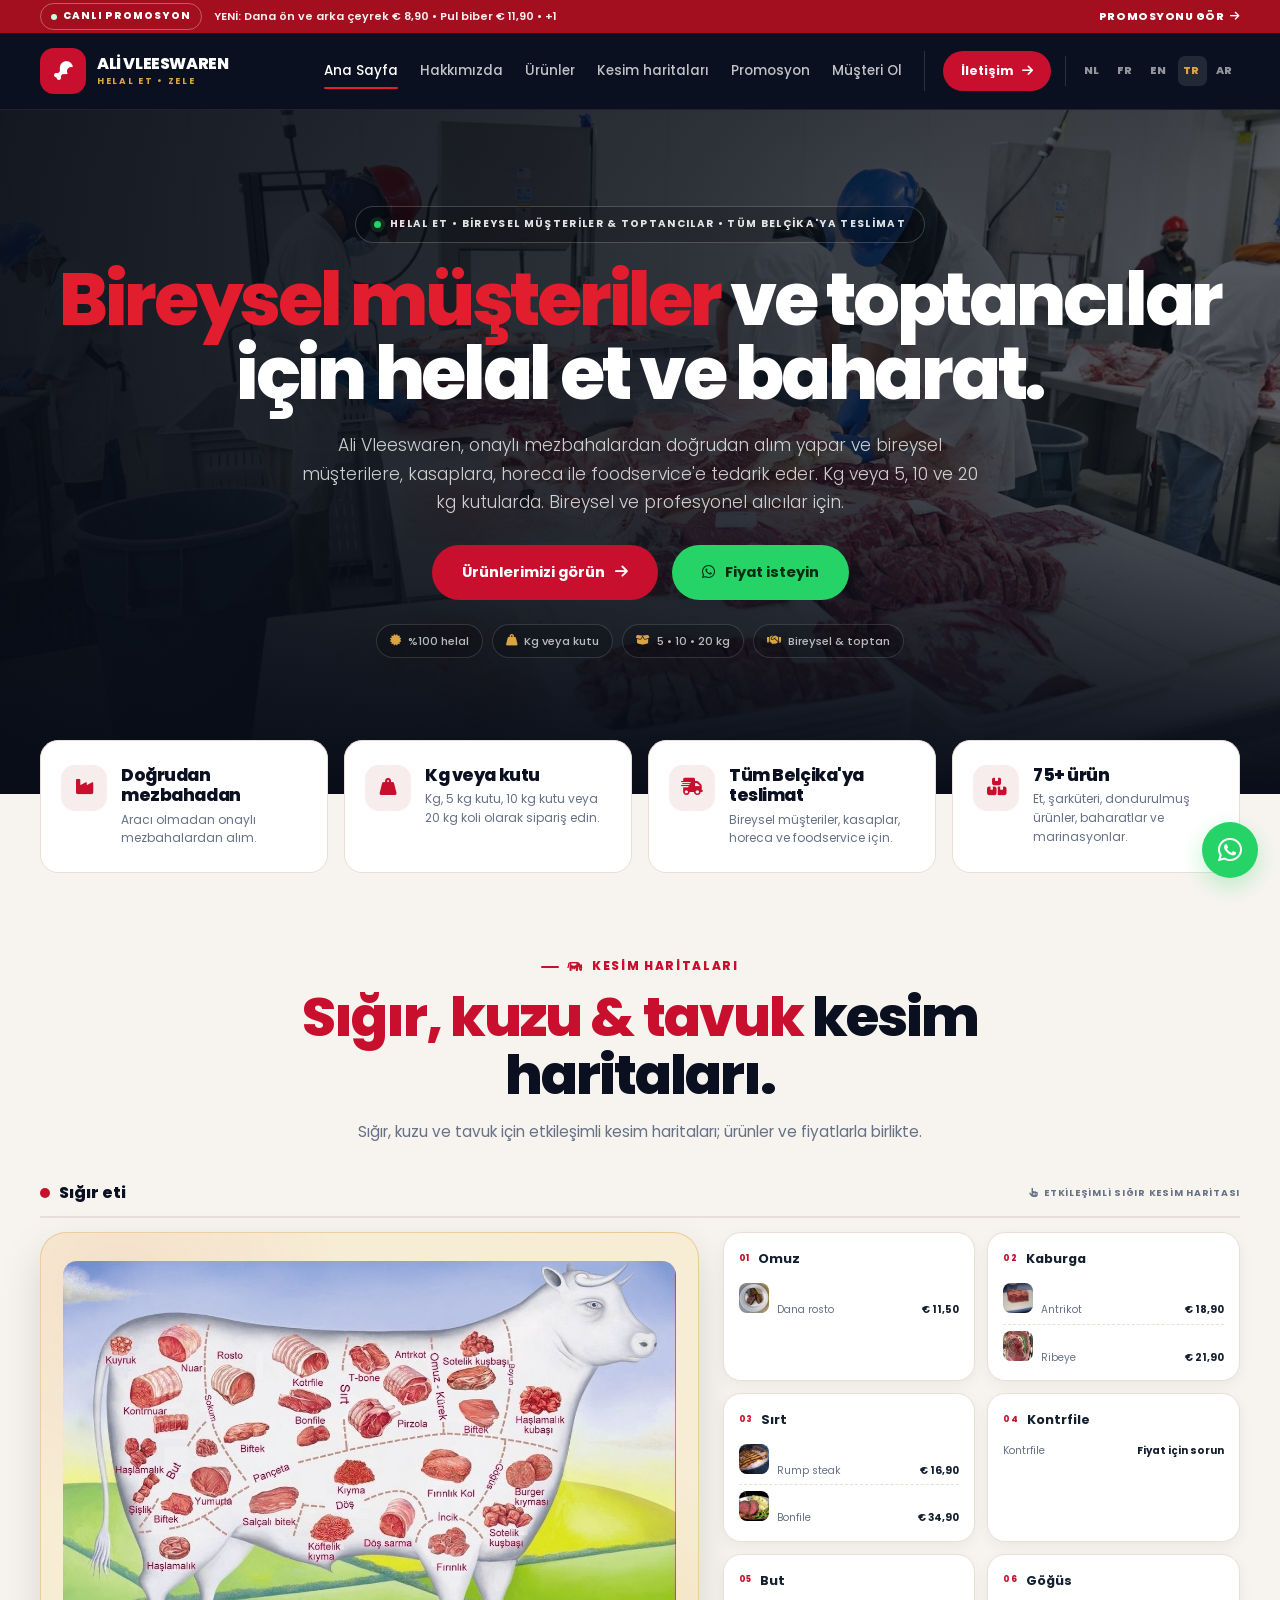
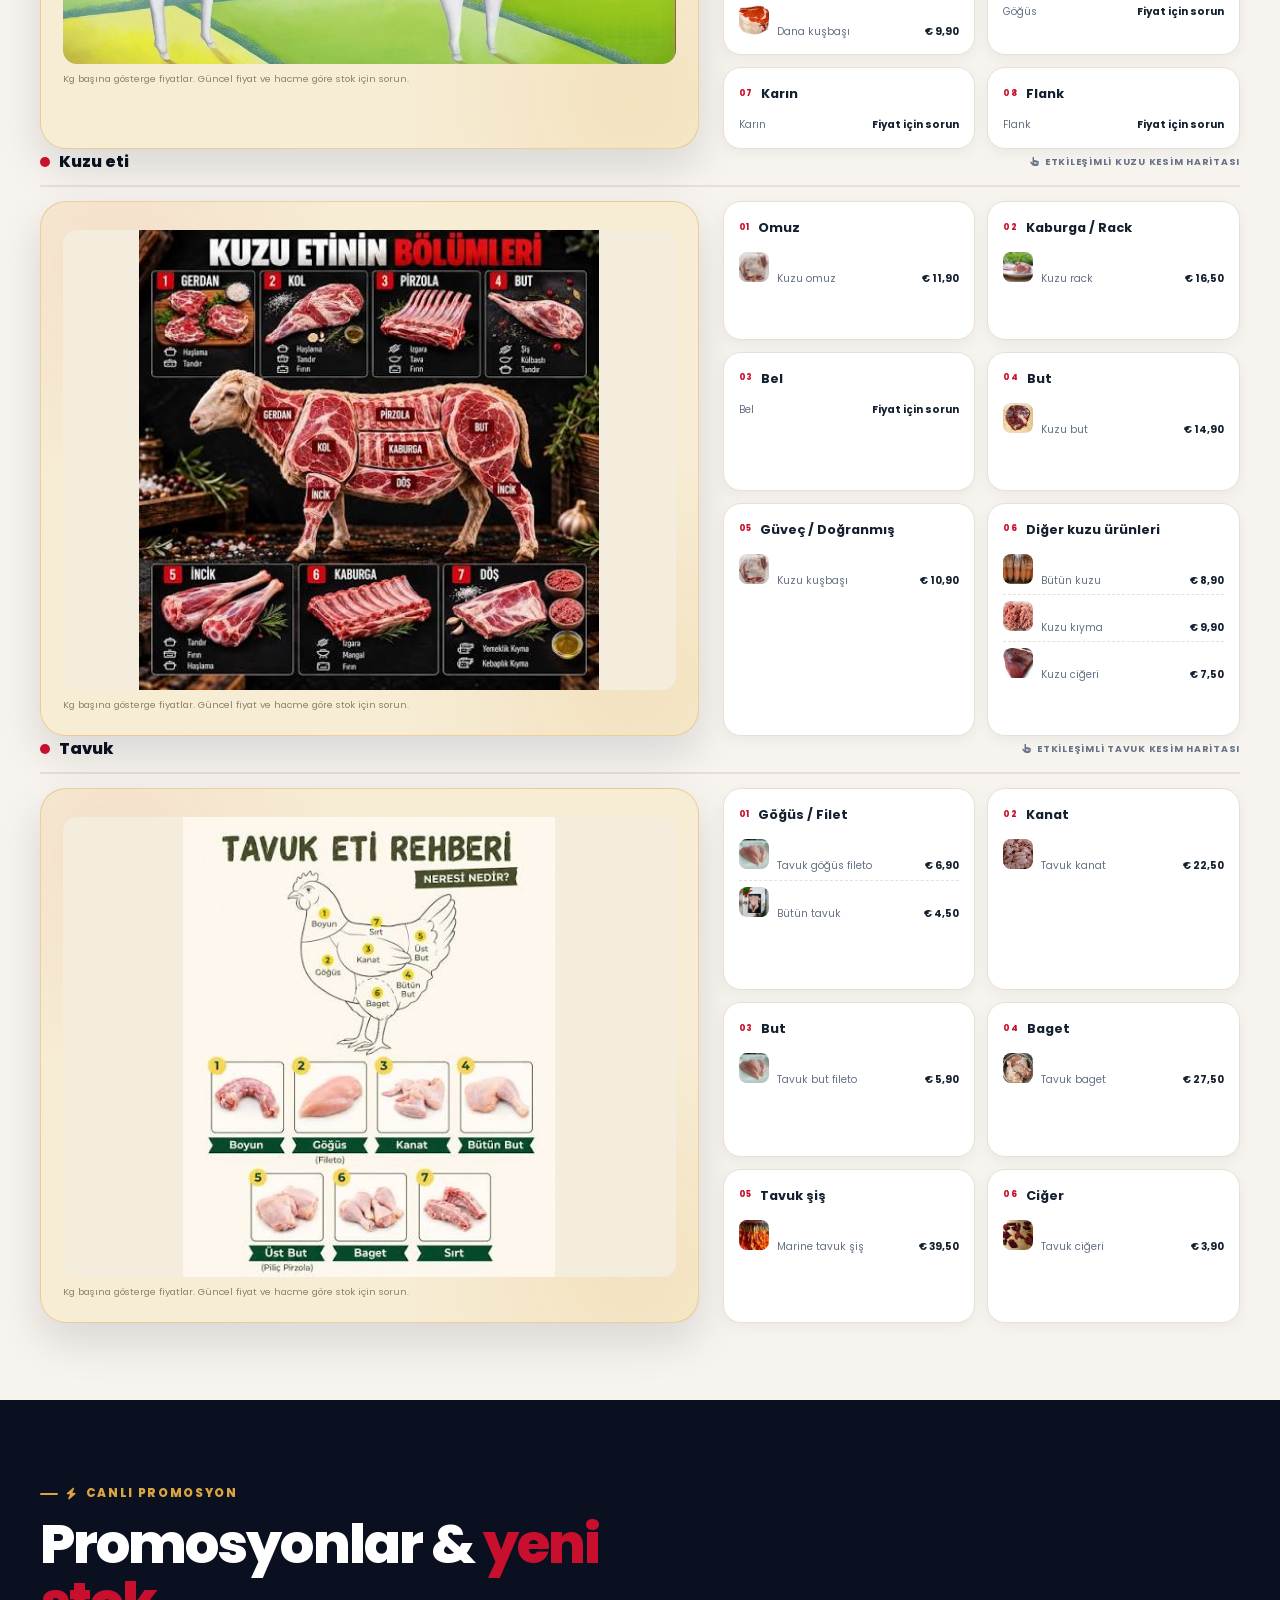
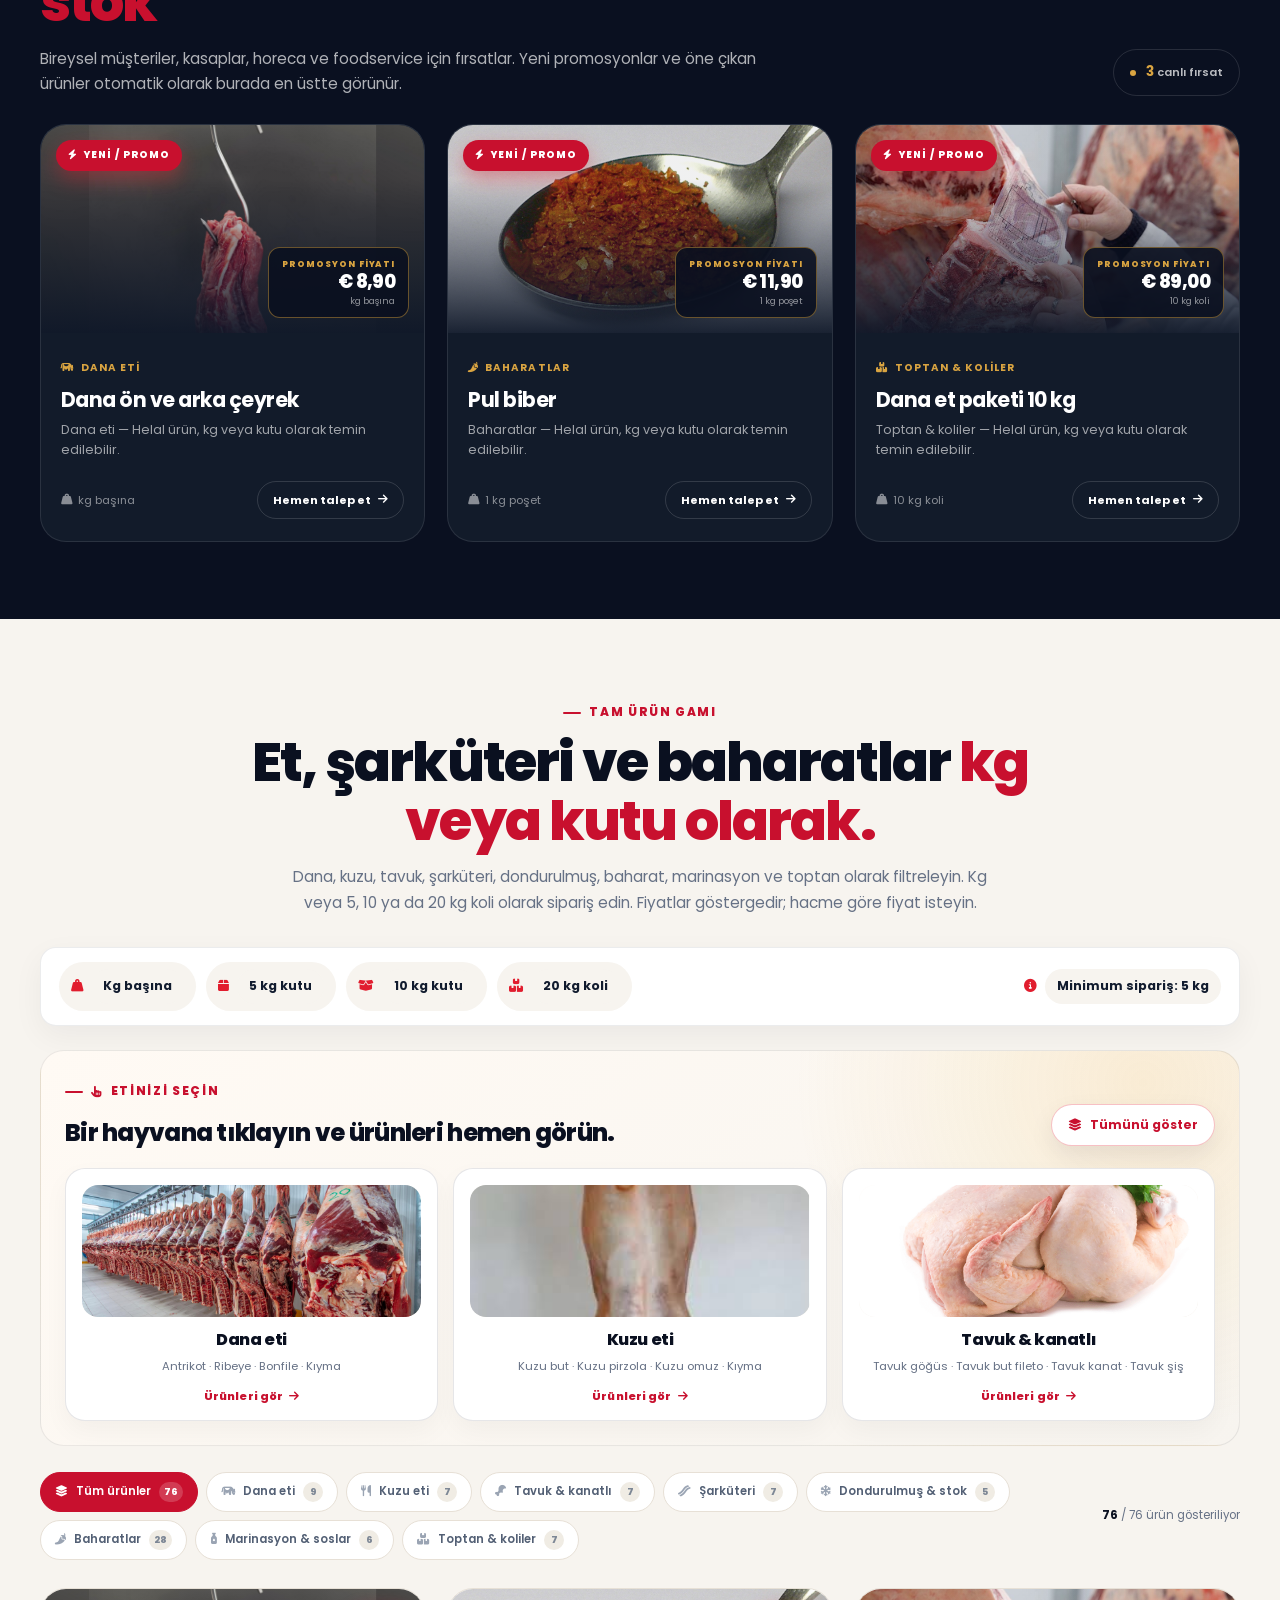
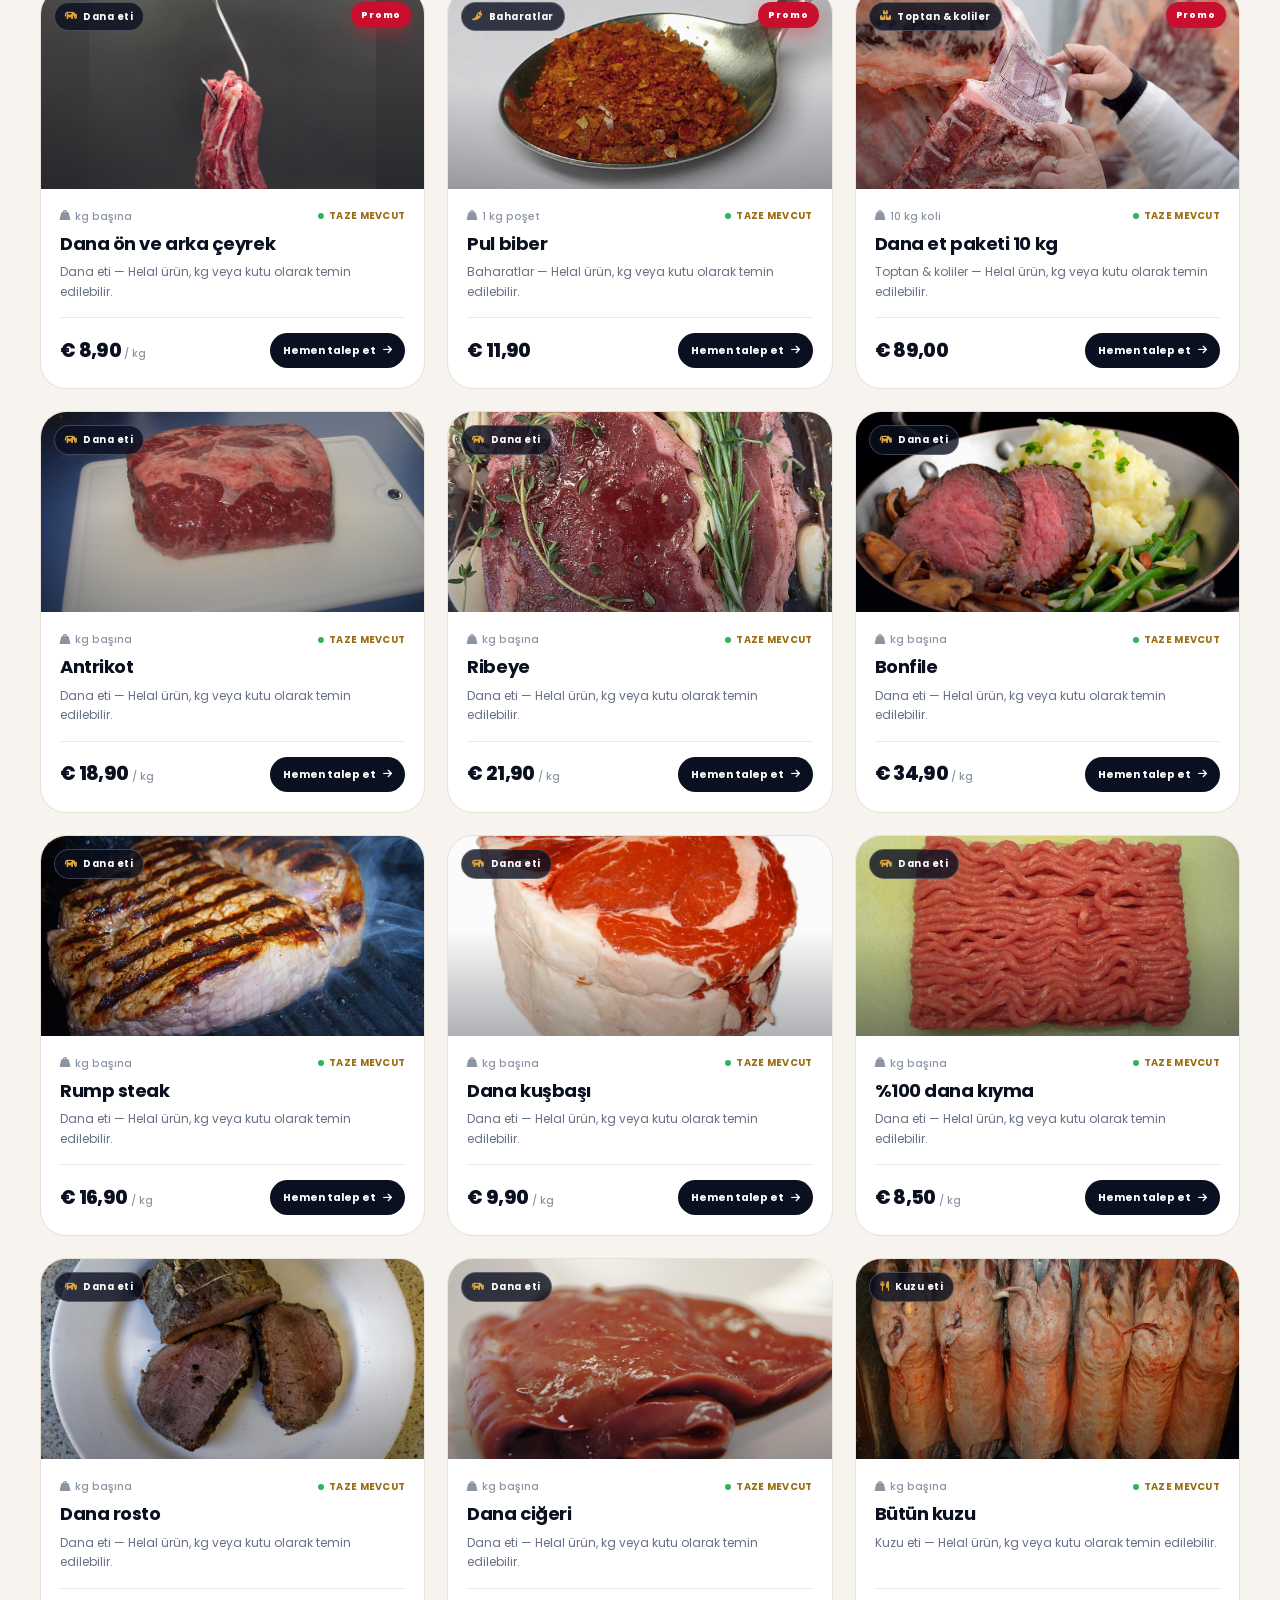
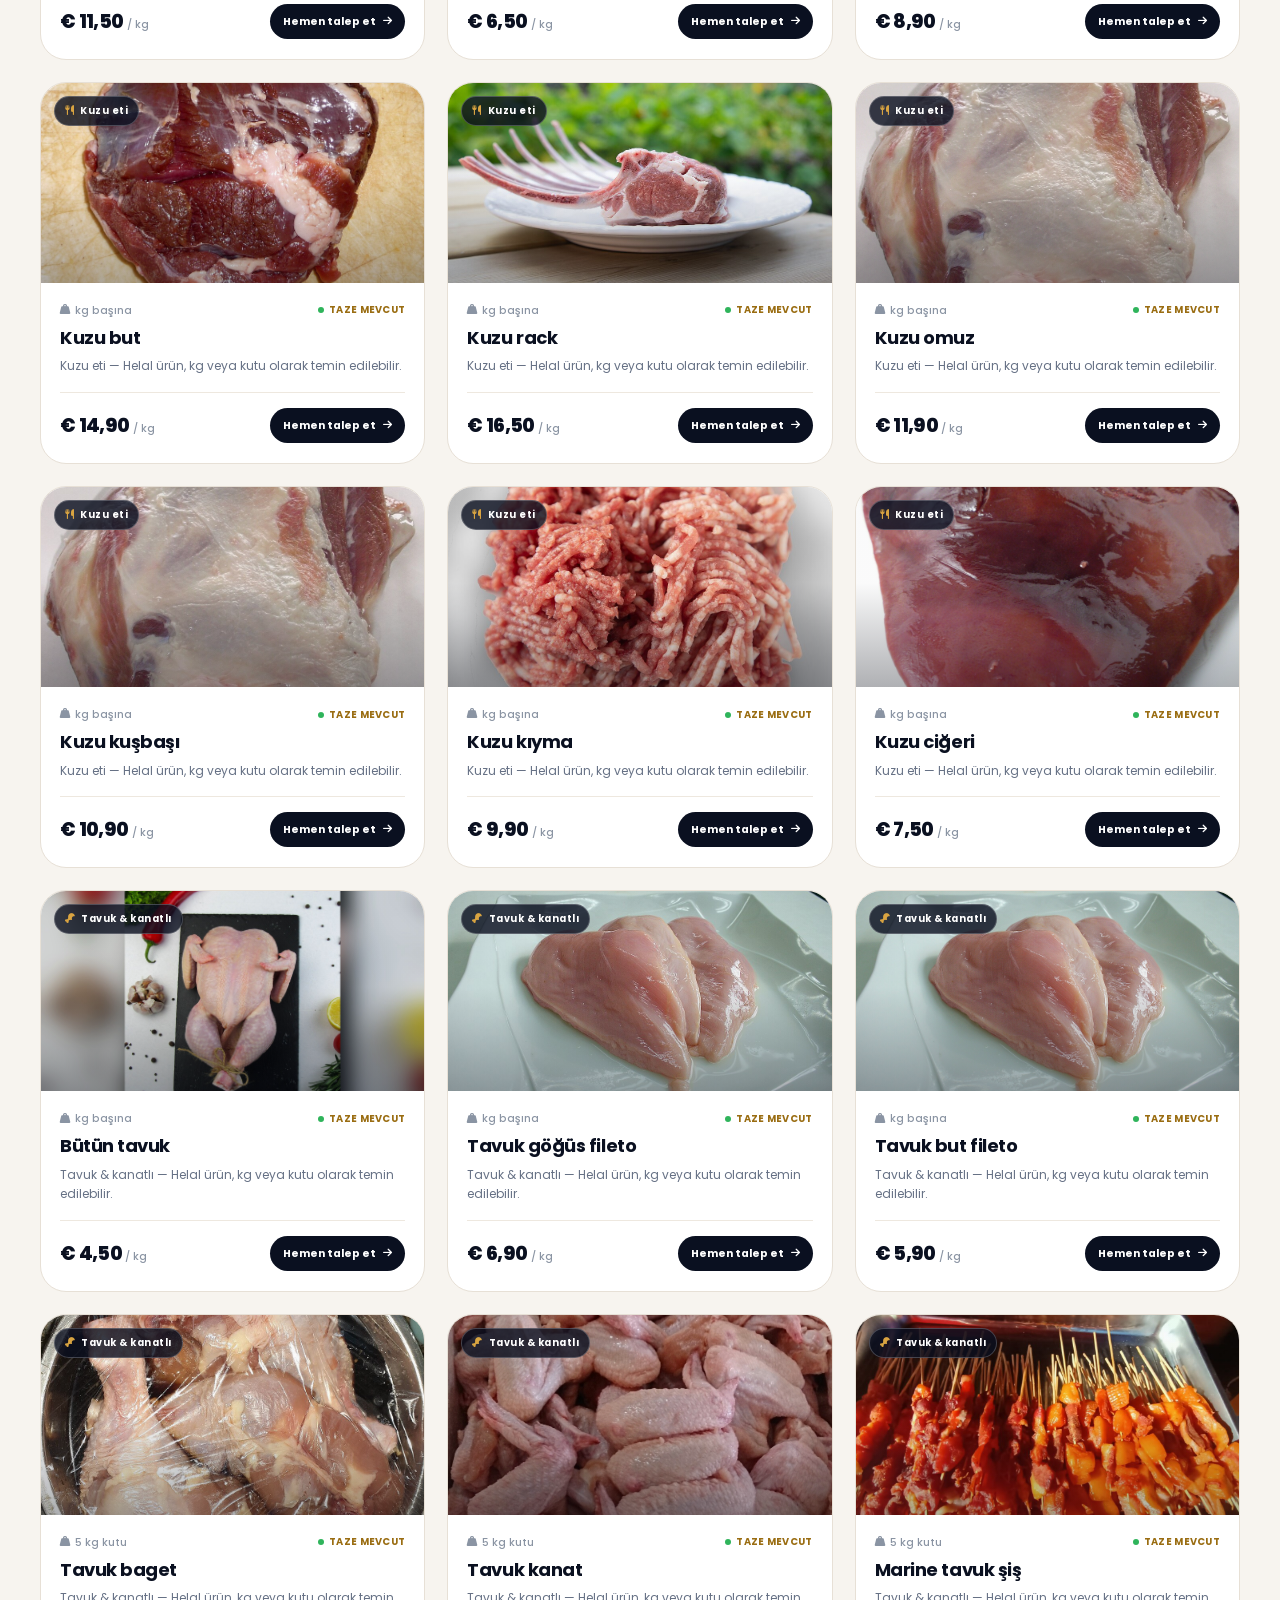
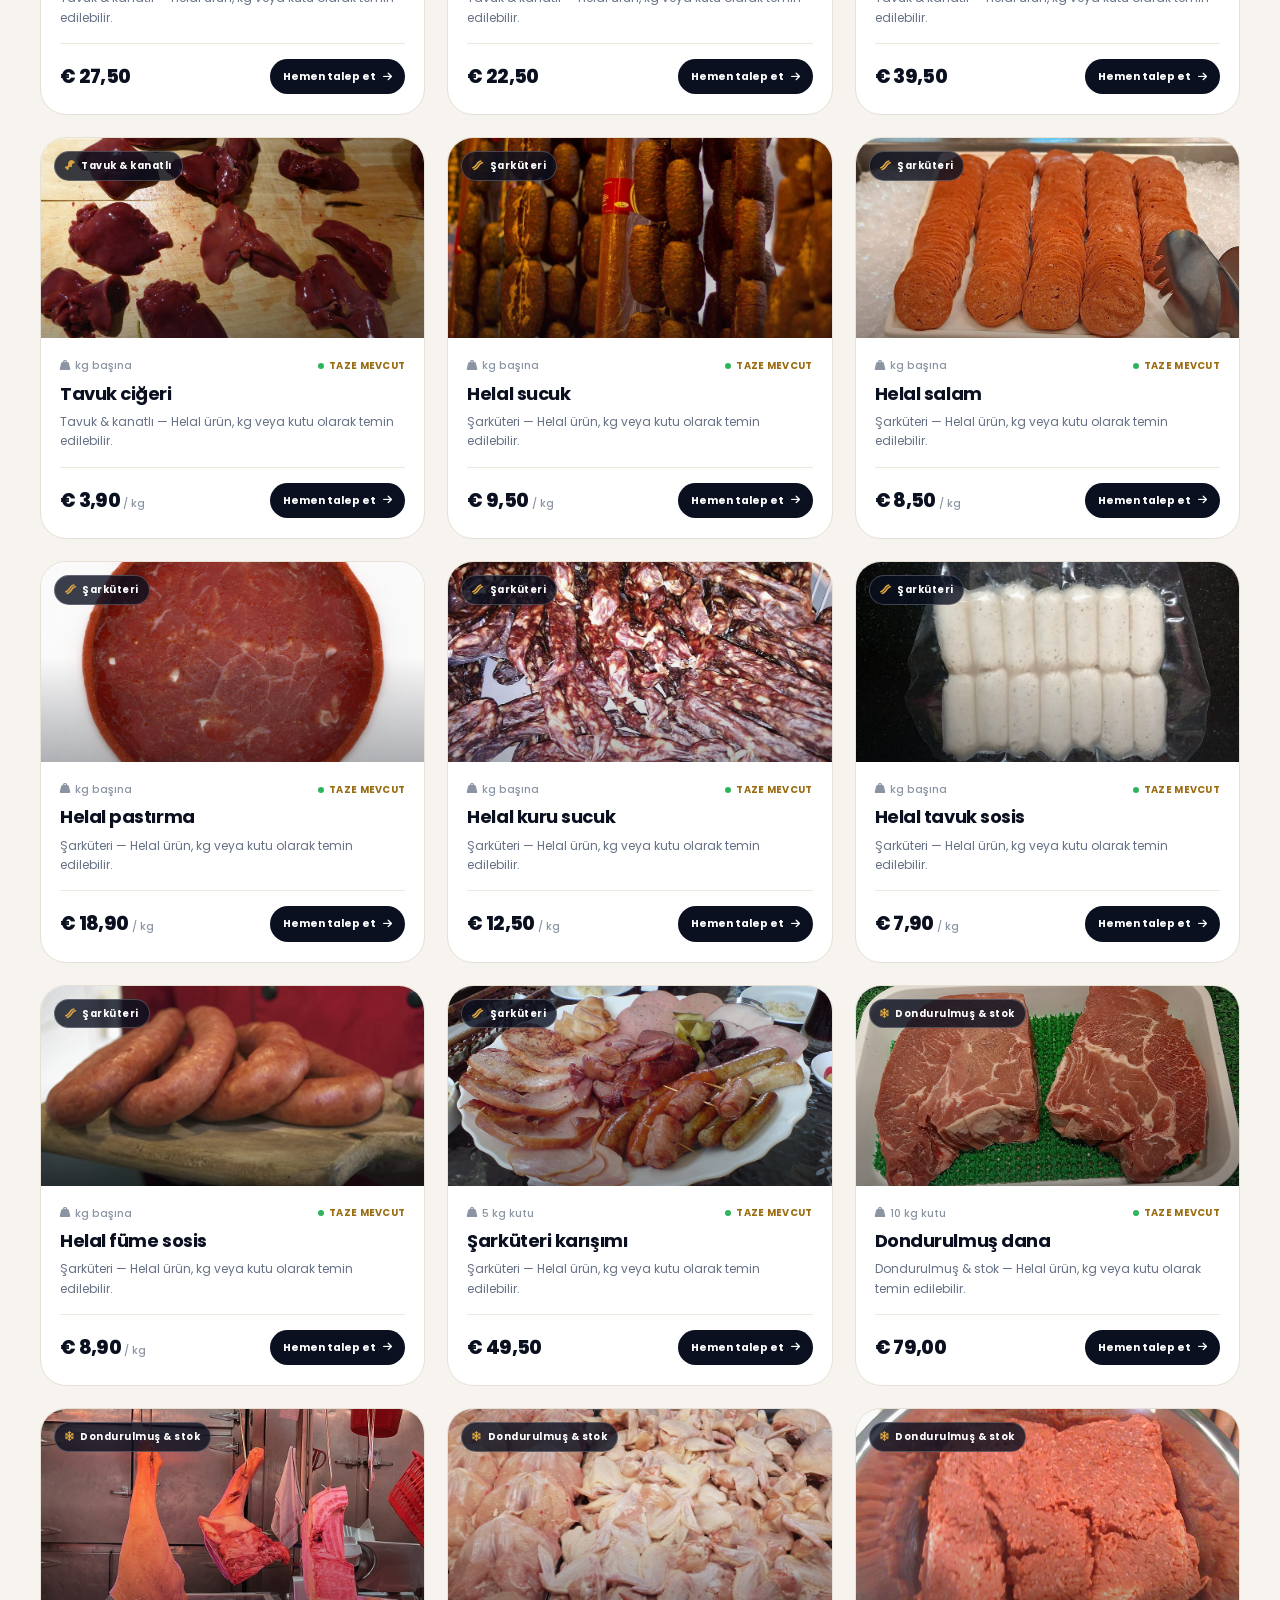
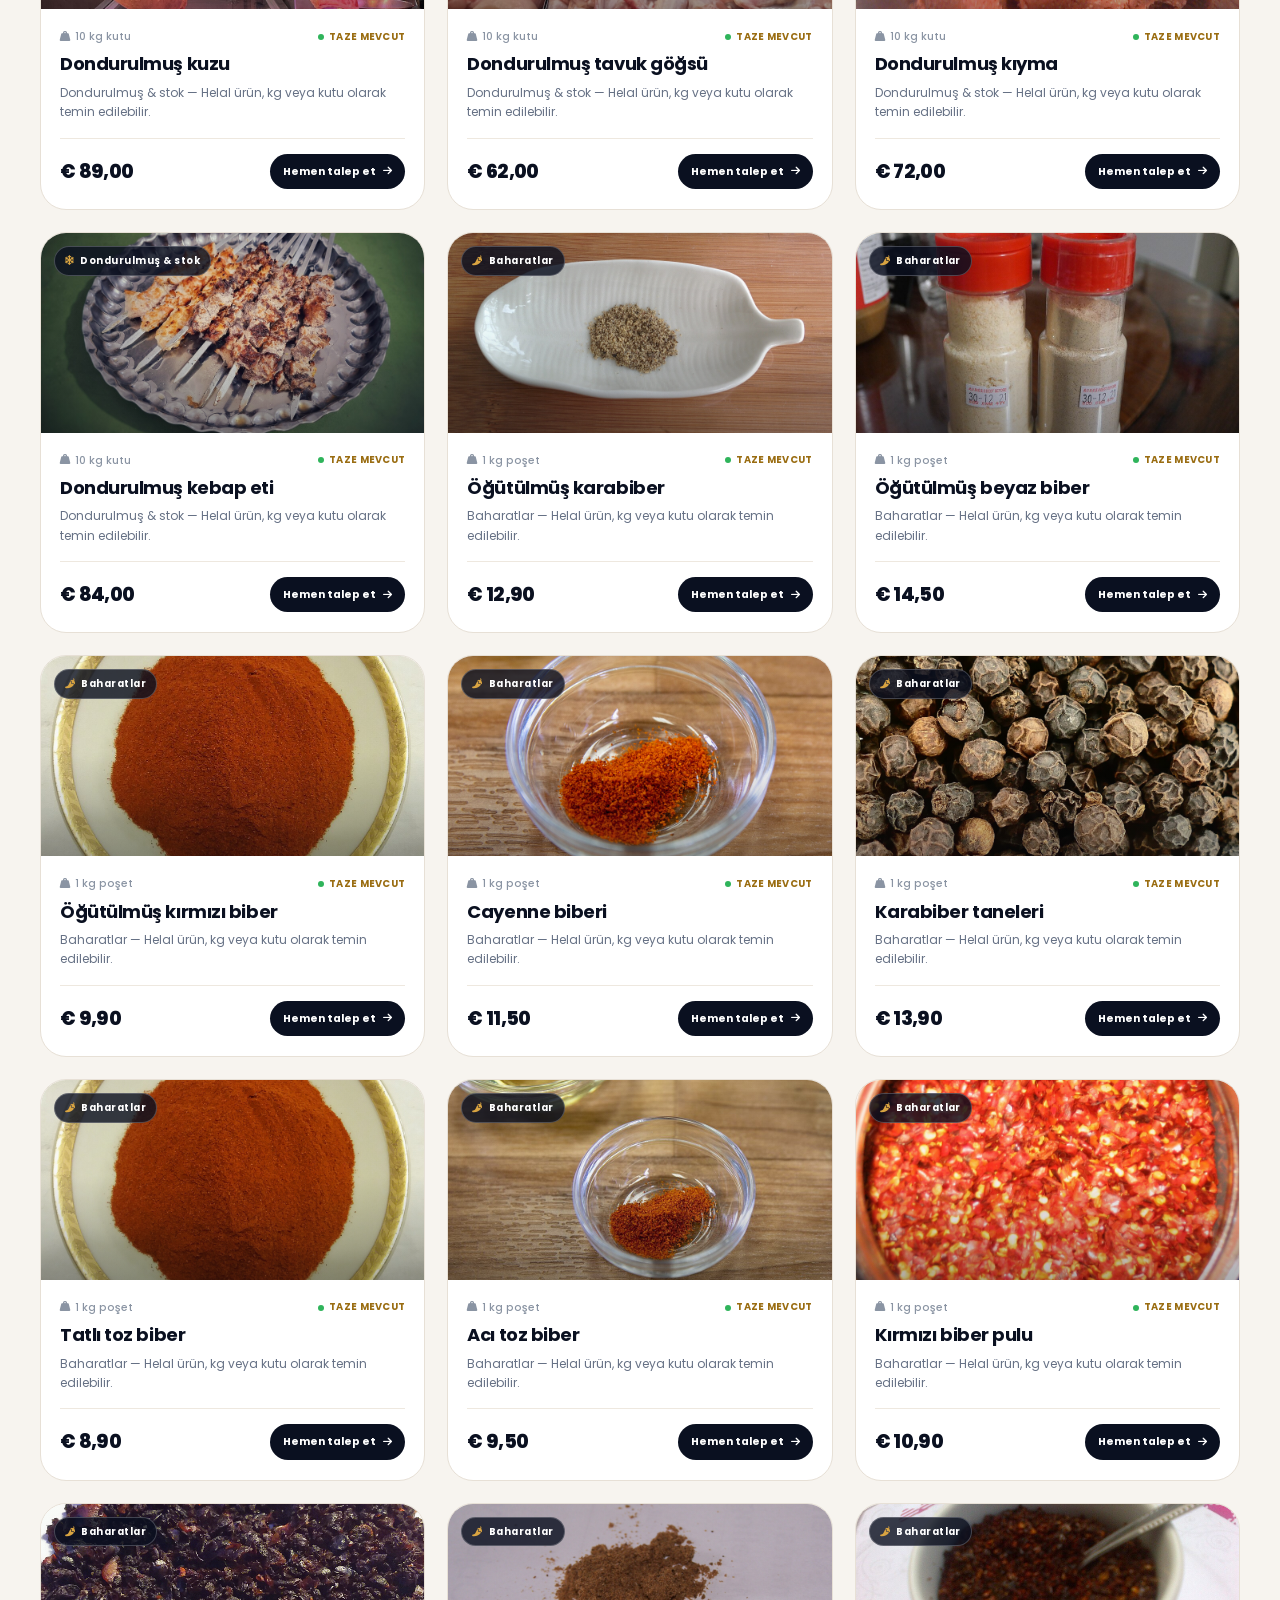
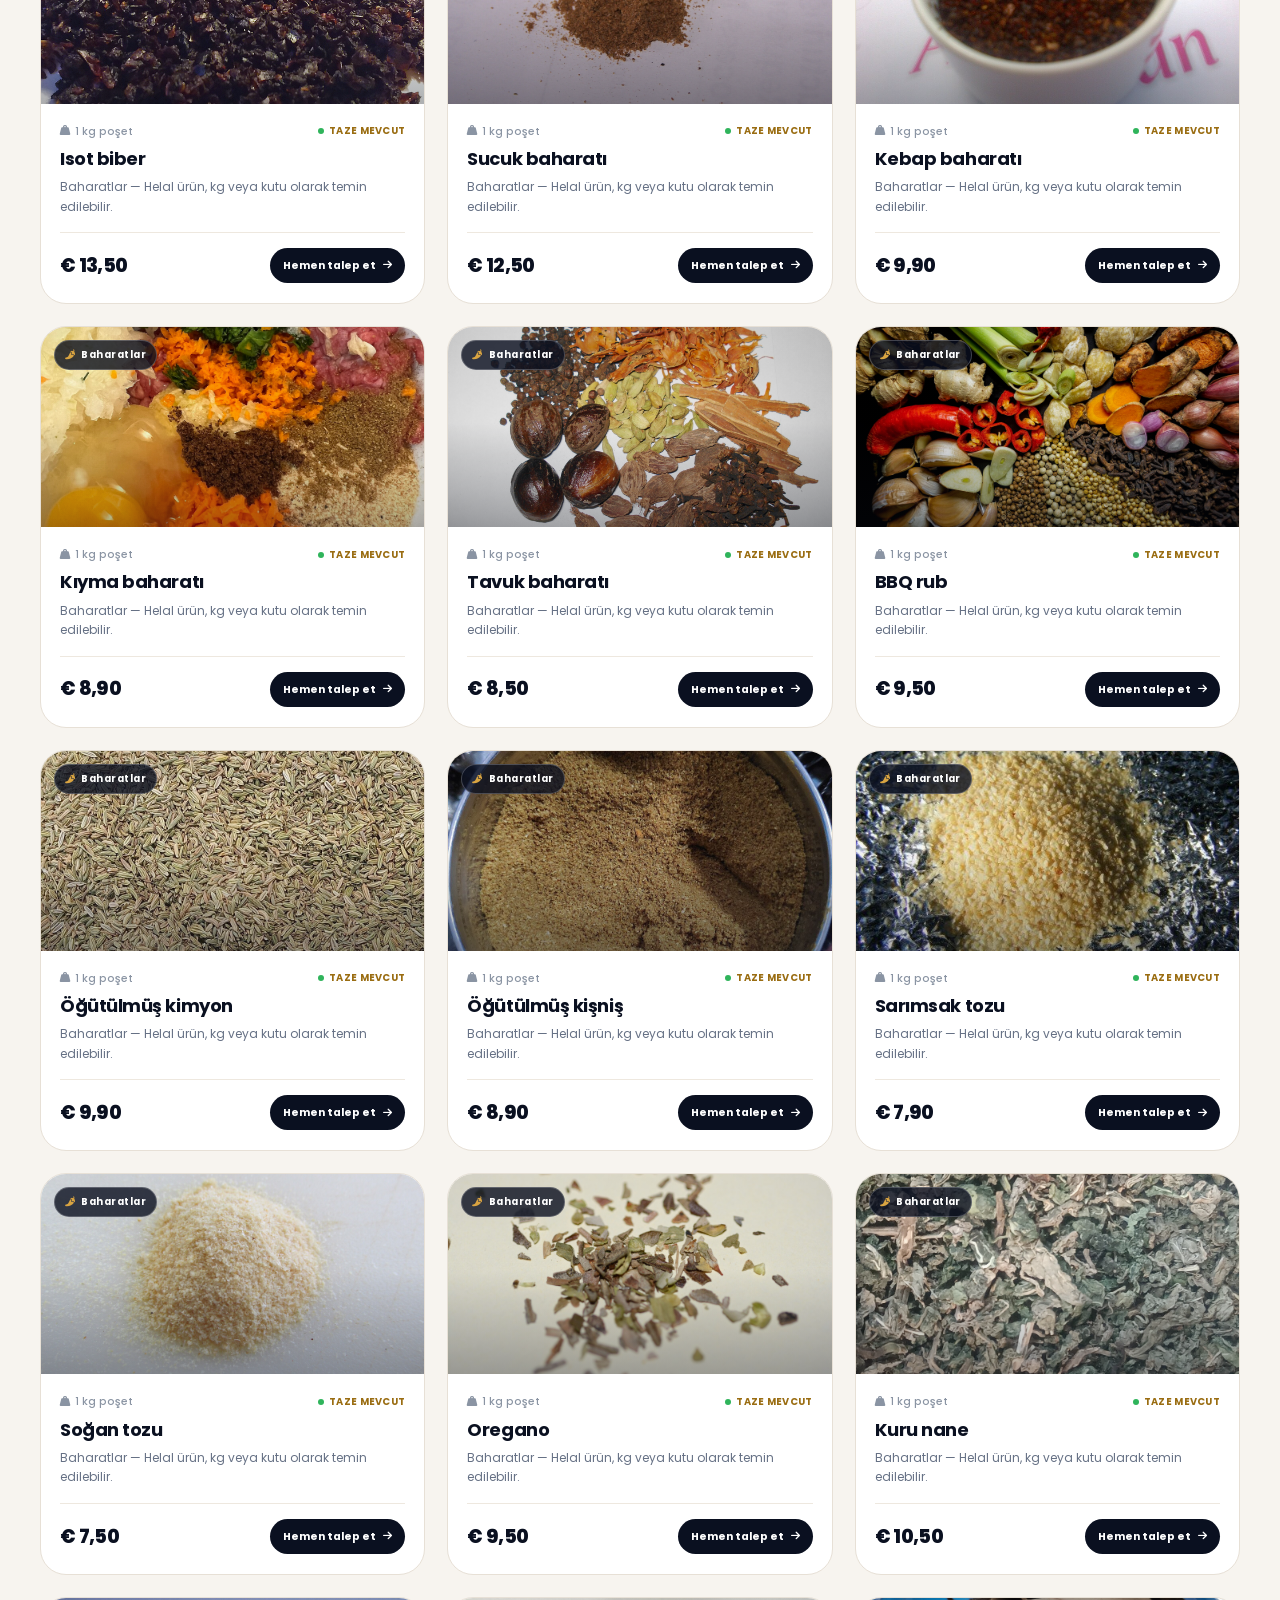
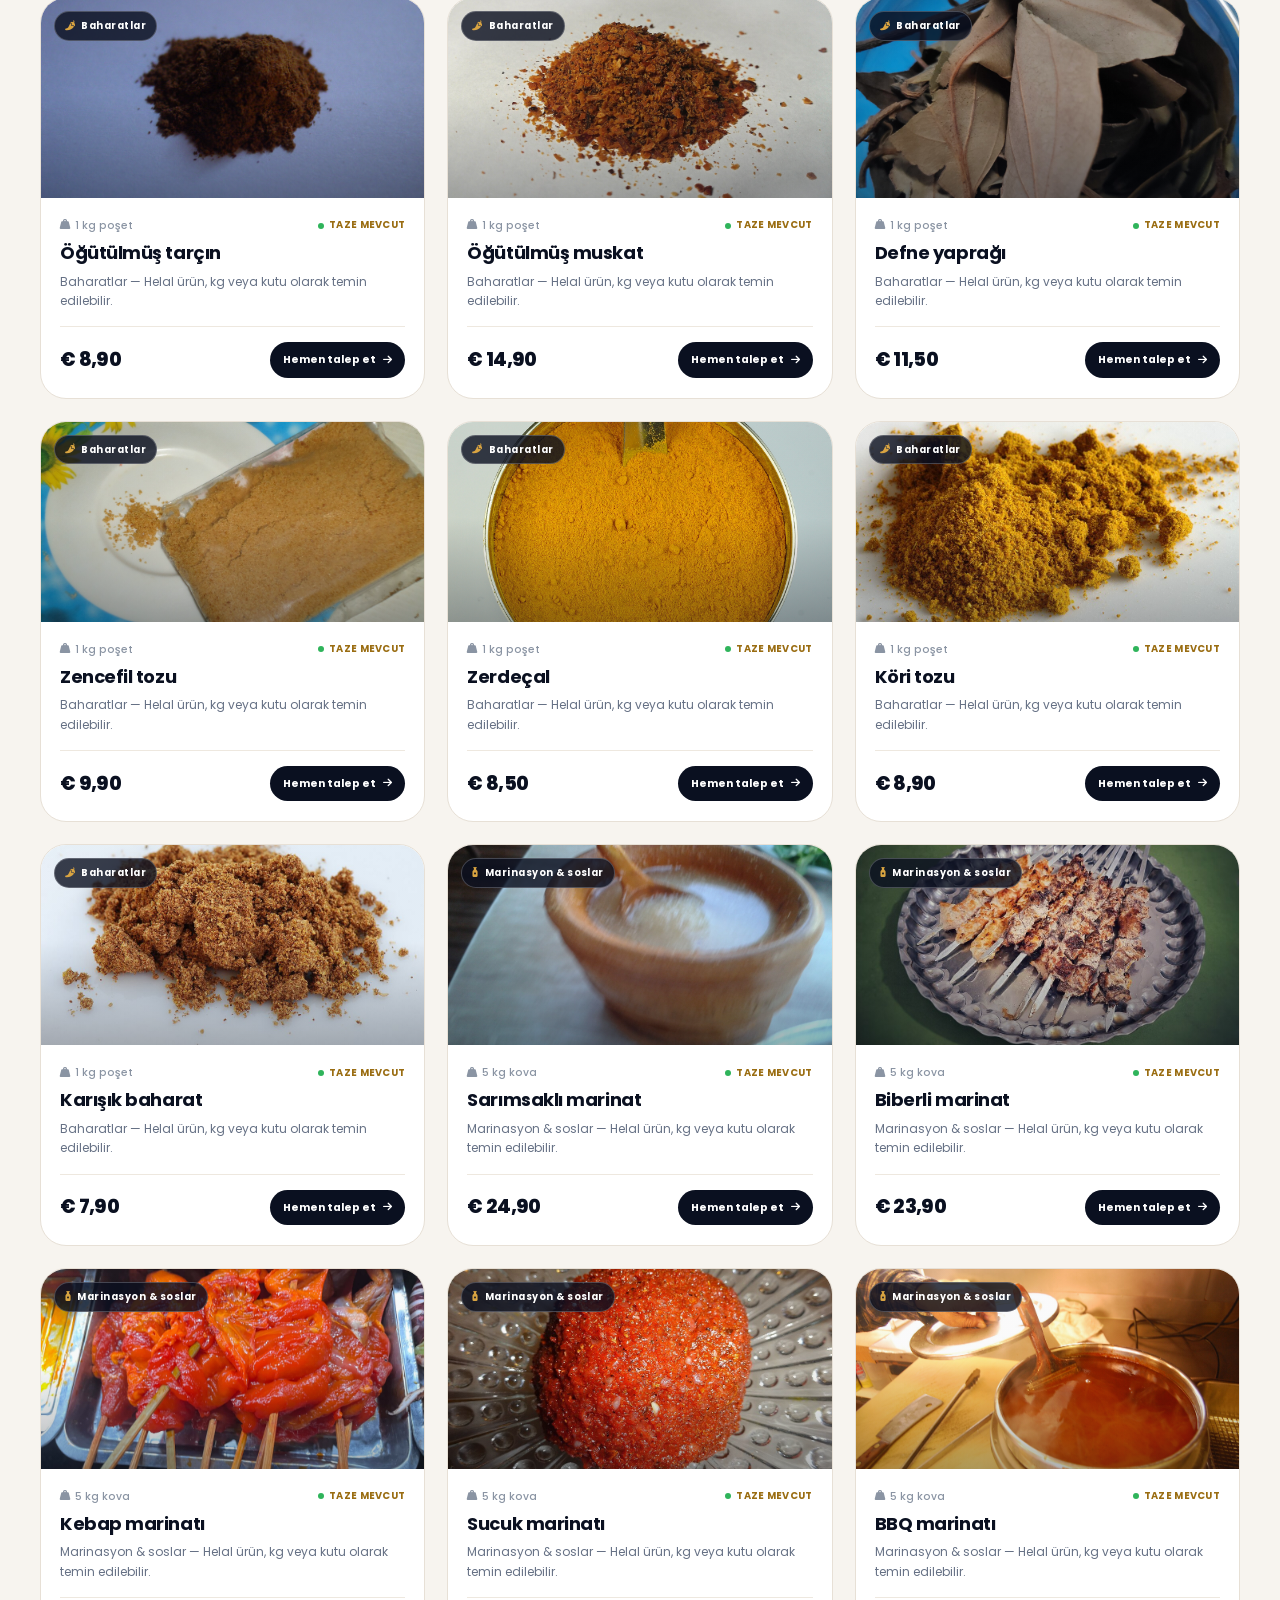
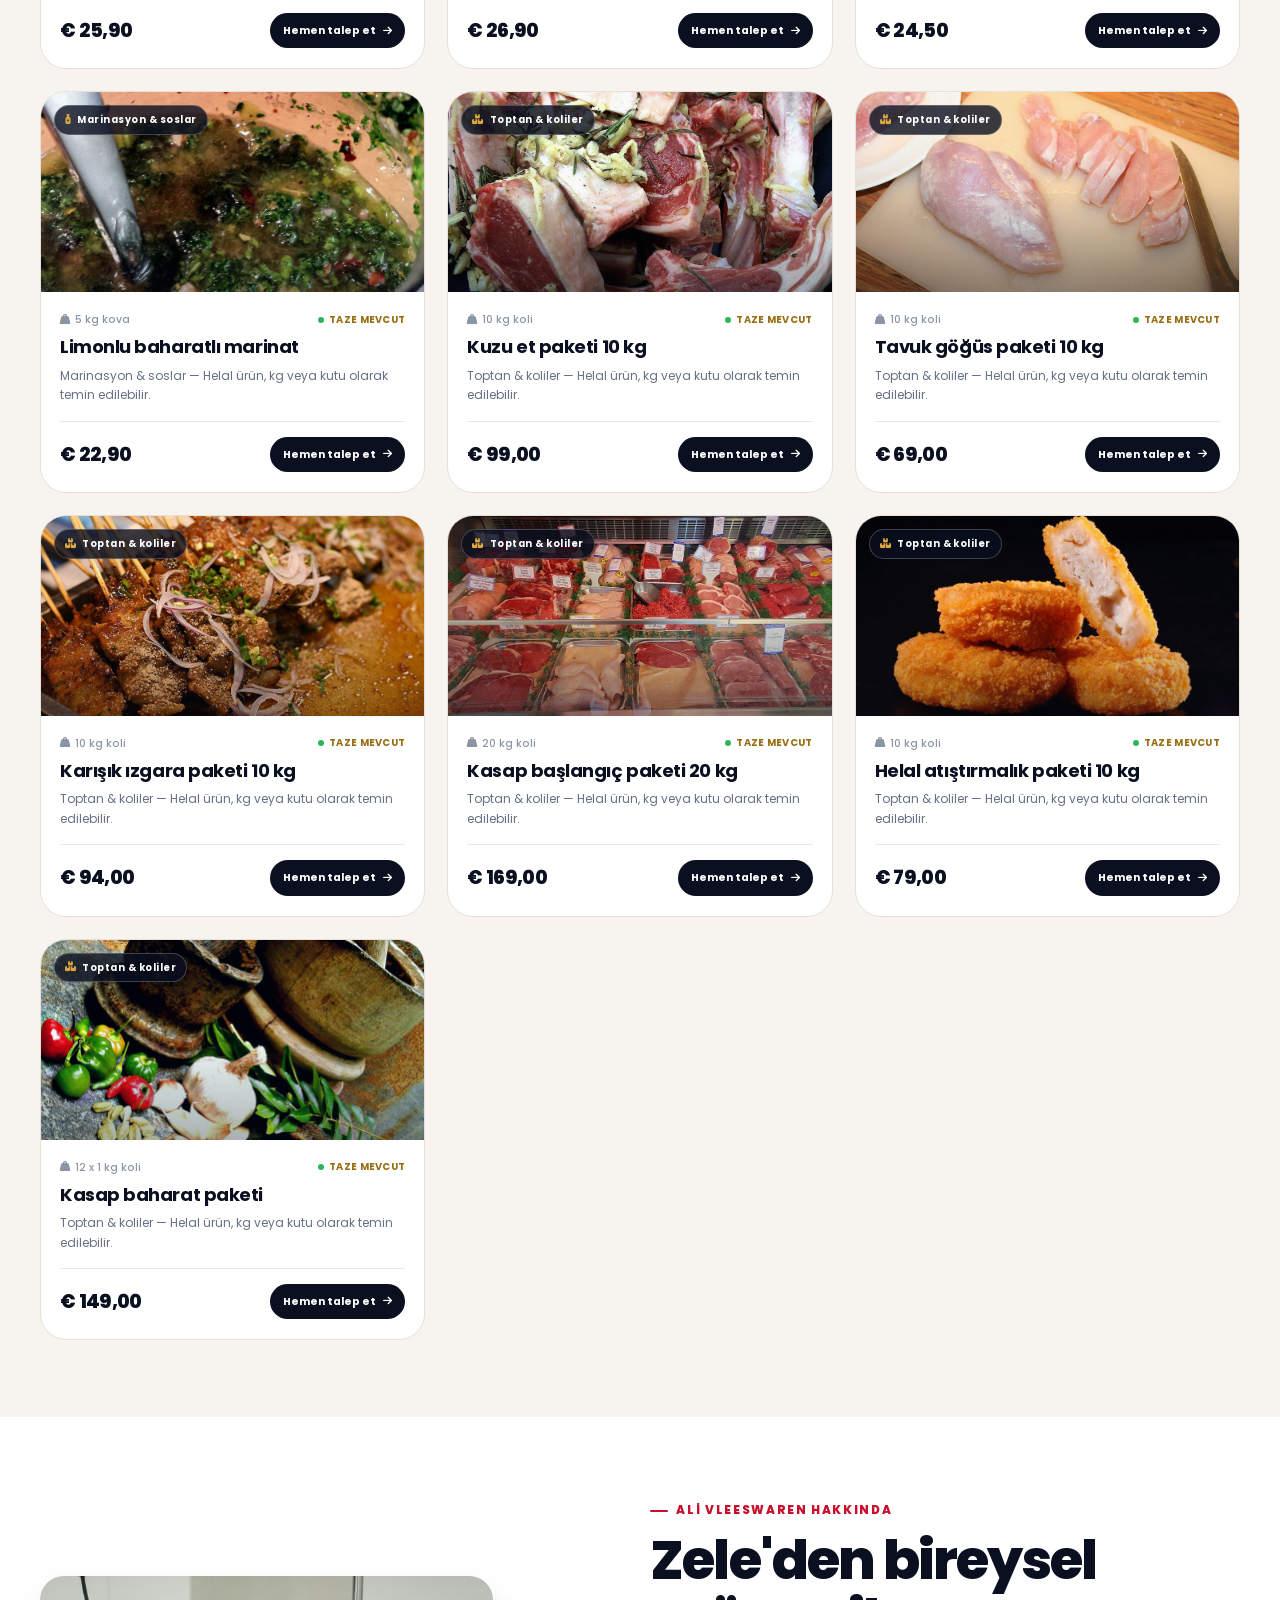
<file: tr/index.html>
<!DOCTYPE html>
<html lang="tr" dir="ltr" data-page-language="tr" data-asset-base="../">
<head>
  <meta charset="UTF-8">
  <meta name="viewport" content="width=device-width, initial-scale=1.0">
  <meta name="description" content="Ali Vleeswaren, Zele'de bireysel müşteriler, kasaplar, horeca ve foodservice için helal et tedarikçisidir. Dana, kuzu ve tavuk eti kg veya 5, 10 ve 20 kg kutularda. Ayrıca şarküteri, dondurulmuş ürünler, baharatlar ve marinasyonlar.">
  <meta name="theme-color" content="#0a1020">
  <title>Ali Vleeswaren | Bireysel ve toptan satış için helal et</title>
  <link rel="preconnect" href="https://fonts.googleapis.com">
  <link rel="preconnect" href="https://fonts.gstatic.com" crossorigin>
  <link href="https://fonts.googleapis.com/css2?family=Noto+Sans+Arabic:wght@400;500;600;700;800&family=Poppins:wght@300;400;500;600;700;800;900&display=swap" rel="stylesheet">
  <link rel="stylesheet" href="https://cdnjs.cloudflare.com/ajax/libs/font-awesome/6.5.2/css/all.min.css">
  <link rel="icon" href="../favicon.svg" type="image/svg+xml">

  <link rel="stylesheet" href="../style.css">
</head>
<body>
  <header class="site-header">
    <div class="topbar">
      <div class="container topbar-inner">
        <span class="topbar-label"><span class="live-dot"></span> <span data-i18n="topbar.live">Live promo</span></span>
        <span id="tickerPromoText">Nieuwe promo's worden hier automatisch getoond.</span>
        <a href="#promo-spotlight" class="topbar-link"><span data-i18n="topbar.spotlight">Bekijk spotlight</span> <i class="fa-solid fa-arrow-right"></i></a>
      </div>
    </div>

    <div class="navbar-shell">
      <nav class="container navbar" aria-label="Hoofdnavigatie">
        <a href="#home" class="brand" aria-label="Ali Vleeswaren home">
          <span class="brand-mark"><i class="fa-solid fa-drumstick-bite"></i></span>
          <span class="brand-copy">
            <span class="brand-name">Ali Vleeswaren</span>
            <span class="brand-sub" data-i18n="brand.sub">Halal vlees &bull; Zele</span>
          </span>
        </a>

        <button type="button" class="menu-toggle" id="menuToggle" aria-label="Menu openen" aria-expanded="false" aria-controls="navMenu">
          <i class="fa-solid fa-bars"></i>
        </button>

        <div class="nav-menu" id="navMenu">
          <div class="mobile-menu-head">
            <a href="#home" class="brand" aria-label="Ali Vleeswaren home">
              <span class="brand-mark"><i class="fa-solid fa-drumstick-bite"></i></span>
              <span class="brand-copy">
                <span class="brand-name">Ali Vleeswaren</span>
                <span class="brand-sub" data-i18n="brand.sub">Halal vlees &bull; Zele</span>
              </span>
            </a>
            <button type="button" class="menu-close" id="menuClose" aria-label="Menu sluiten">
              <i class="fa-solid fa-xmark"></i>
            </button>
          </div>

          <ul class="nav-links">
            <li><a href="#home" class="active" data-nav="home" data-i18n="nav.home">Home</a></li>
            <li><a href="#over-ons" data-nav="over-ons" data-i18n="nav.about">Over Ons</a></li>
            <li><a href="#assortiment" data-nav="assortiment" data-i18n="nav.assortment">Assortiment</a></li>
            <li><a href="#rundvlees-snijkaart" data-nav="rundvlees-snijkaart" data-i18n="cuts.kicker">Vlees snijkaart</a></li>
            <li><a href="#promo-spotlight" data-nav="promo-spotlight" data-i18n="nav.promo">Promo Spotlight</a></li>
            <li><a href="../klanten/tr/" data-nav="word-klant" data-i18n="nav.customer">Word klant</a></li>
          </ul>

          <div class="nav-actions">
            <a href="#contact" class="nav-contact" data-nav="contact"><span data-i18n="nav.contact">Contact</span> <i class="fa-solid fa-arrow-right"></i></a>
            <div class="lang-switch" role="group" aria-label="Taal kiezen" data-i18n-aria-label="lang.label">
              <a class="lang-btn" data-lang="nl" href="../nl/" aria-current="page">NL</a>
              <a class="lang-btn" data-lang="fr" href="../fr/">FR</a>
              <a class="lang-btn" data-lang="en" href="../en/">EN</a>
              <a class="lang-btn" data-lang="tr" href="../tr/">TR</a>
              <a class="lang-btn" data-lang="ar" href="../ar/">AR</a>
            </div>
          </div>
        </div>
      </nav>
    </div>
    <div class="nav-backdrop" id="navBackdrop"></div>
  </header>

  <main>
    <section class="hero" id="home">
      <div class="hero-bg" aria-hidden="true"></div>
      <div class="hero-overlay" aria-hidden="true"></div>
      <div class="hero-grid" aria-hidden="true"></div>

      <div class="container hero-content">
        <span class="hero-badge"><span class="dot"></span> <span data-i18n="hero.badge">Halal vlees &bull; Particulieren &amp; groothandel &bull; Levering heel België</span></span>
        <h1 data-i18n-html="hero.title">Halal vlees en <span class="accent">kruiden voor particulieren</span> en groothandel.</h1>
        <p class="hero-subtitle" data-i18n="hero.subtitle">Ali Vleeswaren koopt rechtstreeks in bij erkende slachthuizen en levert aan particulieren, beenhouwers, horeca en foodservice. Per kg of per doos van 5, 10 en 20 kg. Voor particuliere en professionele kopers.</p>

        <div class="hero-actions">
          <a href="#assortiment" class="btn btn-primary"><span data-i18n="hero.ctaAssortment">Bekijk ons aanbod</span> <i class="fa-solid fa-arrow-right"></i></a>
          <a href="https://wa.me/32470123456?text=Dag%20Ali%20Vleeswaren%2C%20ik%20wil%20graag%20een%20prijs%20of%20beschikbaarheid%20aanvragen%20voor%20particulier%20of%20groothandel." target="_blank" rel="noopener noreferrer" class="btn btn-whatsapp" data-wa-key="wa.general" data-track="whatsapp_hero"><i class="fa-brands fa-whatsapp"></i> <span data-i18n="hero.ctaWhatsapp">Vraag uw prijs</span></a>
        </div>

        <div class="hero-pills" aria-label="Kernkenmerken">
          <span class="hero-pill"><i class="fa-solid fa-certificate"></i> <span data-i18n="hero.halal">100% halal</span></span>
          <span class="hero-pill"><i class="fa-solid fa-weight-hanging"></i> <span data-i18n="hero.unit">Per kg of per doos</span></span>
          <span class="hero-pill"><i class="fa-solid fa-box-open"></i> <span data-i18n="hero.box">5 &bull; 10 &bull; 20 kg</span></span>
          <span class="hero-pill"><i class="fa-solid fa-handshake"></i> <span data-i18n="hero.b2b">Particulier &amp; groothandel</span></span>
        </div>
      </div>

      <a href="#stats" class="hero-scroll"><span data-i18n="hero.scroll">Ontdek ons aanbod</span> <i class="fa-solid fa-chevron-down"></i></a>
    </section>

    <div class="stats-wrap" id="stats">
      <div class="container stats-grid">
        <article class="stat-card reveal">
          <span class="stat-icon"><i class="fa-solid fa-industry"></i></span>
          <div class="stat-copy">
            <strong data-i18n="stats.slaughter.title">Rechtstreeks van slachthuis</strong>
            <span data-i18n="stats.slaughter.text">Inkoop bij erkende slachthuizen, zonder tussenstappen.</span>
          </div>
        </article>
        <article class="stat-card reveal">
          <span class="stat-icon"><i class="fa-solid fa-weight-hanging"></i></span>
          <div class="stat-copy">
            <strong data-i18n="stats.unit.title">Per kg of per doos</strong>
            <span data-i18n="stats.unit.text">Bestel per kg, 5 kg doos, 10 kg doos of 20 kg karton.</span>
          </div>
        </article>
        <article class="stat-card reveal">
          <span class="stat-icon"><i class="fa-solid fa-truck-fast"></i></span>
          <div class="stat-copy">
            <strong data-i18n="stats.delivery.title">Levering heel België</strong>
            <span data-i18n="stats.delivery.text">Voor particulieren, beenhouwers, horeca en foodservice.</span>
          </div>
        </article>
        <article class="stat-card reveal">
          <span class="stat-icon"><i class="fa-solid fa-boxes-stacked"></i></span>
          <div class="stat-copy">
            <strong data-i18n="stats.products.title">75+ producten</strong>
            <span data-i18n="stats.products.text">Vlees, vleeswaren, diepvries, kruiden en marinades.</span>
          </div>
        </article>
      </div>
    </div>

    <section class="section cuts-section" id="rundvlees-snijkaart">
      <div class="container">
        <div class="section-heading reveal">
          <span class="section-kicker"><i class="fa-solid fa-cow"></i> <span data-i18n="cuts.kicker">Vlees snijkaart</span></span>
          <h2 class="section-title" data-i18n-html="cuts.title">Snijkaarten voor <span class="accent">rund, lam & kip.</span></h2>
          <p class="section-subtitle" data-i18n="cuts.subtitle">Interactieve snijkaarten met de belangrijkste sneden van rund, lam en kip, met de bijhorende producten en prijzen.</p>
        </div>
        <div id="cutMapsPanels" class="reveal"></div>
      </div>
    </section>

    <section class="section promo-section" id="promo-spotlight">
      <div class="container">
        <div class="promo-header reveal">
          <div>
            <span class="section-kicker light"><i class="fa-solid fa-bolt"></i> <span data-i18n="promo.kicker">Live promo spotlight</span></span>
            <h2 class="section-title light" data-i18n-html="promo.title">Promo's &amp; <span class="accent">nieuwe voorraad</span></h2>
            <p class="section-subtitle light" style="margin-left:0;" data-i18n="promo.subtitle">Acties voor particulieren, beenhouwers, horeca en foodservice. Nieuwe promo's en uitgelichte producten verschijnen hier automatisch bovenaan.</p>
          </div>
          <div class="promo-live">
            <span class="live-dot"></span>
            <span><strong id="promoCount">3</strong> <span data-i18n="promo.live">live acties</span></span>
          </div>
        </div>

        <div class="promo-grid reveal" id="promoGrid"></div>

        <div class="empty-state" id="promoEmpty">
          <i class="fa-solid fa-tags"></i>
          <strong data-i18n="promo.emptyTitle">Nog geen actieve promo's</strong>
          <span data-i18n="promo.emptyText">Nieuwe promo's verschijnen hier automatisch zodra ze beschikbaar zijn.</span>
        </div>
      </div>
    </section>

    <section class="section catalog-section" id="assortiment">
      <div class="container">
        <div class="section-heading reveal">
          <span class="section-kicker" data-i18n="catalog.kicker">Volledig assortiment</span>
          <h2 class="section-title" data-i18n-html="catalog.title">Vlees, vleeswaren en kruiden <span class="accent">per kg of per doos.</span></h2>
          <p class="section-subtitle" data-i18n="catalog.subtitle">Filter op rund, lam, kip, vleeswaren, diepvries, kruiden, marinades en grootverbruik. Bestel per kg of per karton van 5, 10 of 20 kg. Prijzen zijn indicatief; vraag uw prijs per volume.</p>
        </div>

        <div class="order-strip reveal" aria-label="Bestelvoorwaarden">
          <span><i class="fa-solid fa-weight-hanging"></i> <span data-i18n="order.kg">Per kg</span></span>
          <span><i class="fa-solid fa-box"></i> <span data-i18n="order.box5">5 kg doos</span></span>
          <span><i class="fa-solid fa-box-open"></i> <span data-i18n="order.box10">10 kg doos</span></span>
          <span><i class="fa-solid fa-boxes-stacked"></i> <span data-i18n="order.box20">20 kg karton</span></span>
          <strong class="order-note"><i class="fa-solid fa-circle-info"></i> <span data-i18n="order.min">Minimale bestelling: 5 kg</span></strong>
        </div>

        <div class="animal-section reveal">
          <div class="animal-head">
            <div>
              <span class="section-kicker"><i class="fa-solid fa-hand-pointer"></i> <span data-i18n="animals.kicker">Kies uw vlees</span></span>
              <h3 class="animal-title" data-i18n="animals.title">Klik op een dier en bekijk meteen de producten.</h3>
            </div>
            <button type="button" class="animal-all" data-animal-category="all">
              <i class="fa-solid fa-layer-group"></i> <span data-i18n="animals.all">Toon alles</span>
            </button>
          </div>

          <div class="animal-grid" id="animalGrid">
            <button type="button" class="animal-card" data-animal-category="rund" aria-pressed="false">
              <span class="animal-art" aria-hidden="true">
                <img class="animal-photo" src="../images/beef.jpg" alt="" loading="lazy" width="900" height="600">
              </span>
              <span class="animal-copy">
                <strong data-i18n="animals.cow.title">Rundvlees</strong>
                <span data-i18n="animals.cow.meats">Entrecôte · Ribeye · Ossenhaas · Gehakt</span>
              </span>
              <span class="animal-cta"><span data-i18n="animals.view">Bekijk producten</span> <i class="fa-solid fa-arrow-right"></i></span>
            </button>

            <button type="button" class="animal-card" data-animal-category="lam" aria-pressed="false">
              <span class="animal-art" aria-hidden="true">
                <img class="animal-photo" src="../images/lamb.jpg" alt="" loading="lazy" width="900" height="600">
              </span>
              <span class="animal-copy">
                <strong data-i18n="animals.sheep.title">Lamsvlees</strong>
                <span data-i18n="animals.sheep.meats">Lamsbout · Lamsrack · Lamsschouder · Gehakt</span>
              </span>
              <span class="animal-cta"><span data-i18n="animals.view">Bekijk producten</span> <i class="fa-solid fa-arrow-right"></i></span>
            </button>

            <button type="button" class="animal-card" data-animal-category="kip" aria-pressed="false">
              <span class="animal-art" aria-hidden="true">
                <img class="animal-photo" src="../images/chicken.jpg" alt="" loading="lazy" width="900" height="600">
              </span>
              <span class="animal-copy">
                <strong data-i18n="animals.chicken.title">Kip &amp; Gevogelte</strong>
                <span data-i18n="animals.chicken.meats">Kipfilet · Kipdijfilet · Kippenvleugels · Kipspies</span>
              </span>
              <span class="animal-cta"><span data-i18n="animals.view">Bekijk producten</span> <i class="fa-solid fa-arrow-right"></i></span>
            </button>
          </div>
        </div>

        <div class="filter-wrap reveal">
          <div class="filter-pills" id="filterPills" aria-label="Filter producten op categorie" data-i18n-aria-label="catalog.filterLabel"></div>
          <div class="catalog-meta" id="catalogMeta"><strong>0</strong> <span data-i18n="catalog.visible">producten zichtbaar</span></div>
        </div>

        <div class="product-grid reveal" id="productGrid"></div>

        <div class="no-products" id="noProducts">
          <i class="fa-solid fa-box-open"></i>
          <strong data-i18n="catalog.noTitle">Geen producten in deze categorie</strong>
          <span data-i18n="catalog.noText">Kies een andere categorie of bekijk het volledige assortiment.</span>
        </div>
      </div>
    </section>

    <section class="section about-section" id="over-ons">
      <div class="container">
        <div class="about-grid">
          <div class="about-visual reveal">
            <div class="about-photo-main">
              <img src="../images/wholesale.jpg" alt="Vleesverwerking in de groothandel" loading="lazy">
            </div>
            <div class="about-photo-small">
              <img src="../images/bulk.jpg" alt="Kartonnen en pallets in het magazijn" loading="lazy">
            </div>
            <div class="about-badge">
              <strong>B2B</strong>
              <span data-i18n="about.badge">Particulier &amp; groothandel</span>
            </div>
          </div>

          <div class="about-copy reveal">
            <span class="section-kicker" data-i18n="about.kicker">Over Ali Vleeswaren</span>
            <h2 class="section-title" data-i18n="about.title">Vanuit Zele, voor particulier en groothandel.</h2>
            <p class="lead" style="margin-top:18px;" data-i18n="about.lead">Ali Vleeswaren koopt rechtstreeks in bij erkende slachthuizen en levert aan particulieren, beenhouwers, horeca en foodservice.</p>
            <p data-i18n="about.p1">Ons aanbod bestaat uit rund-, lam- en kippenvlees, vleeswaren, diepvriesproducten, kruiden, marinades en grootverpakkingen. U bestelt per kg of per doos van 5, 10 of 20 kg, afhankelijk van uw volume en noden.</p>
            <p data-i18n="about.p2">Wij focussen op correcte prijzen, constante kwaliteit en snelle opvolging. Zowel particuliere klanten als professionele afnemers zijn welkom.</p>

            <ul class="about-list">
              <li><i class="fa-solid fa-industry"></i> <span data-i18n="about.list1">Inkoop bij erkende slachthuizen</span></li>
              <li><i class="fa-solid fa-weight-hanging"></i> <span data-i18n="about.list2">Per kg of per doos van 5, 10 en 20 kg</span></li>
              <li><i class="fa-solid fa-truck-fast"></i> <span data-i18n="about.list3">Levering aan particulieren en groothandel in heel België</span></li>
              <li><i class="fa-solid fa-pepper-hot"></i> <span data-i18n="about.list4">Volledig kruiden- en marinade-assortiment</span></li>
            </ul>

            <div class="about-metrics">
              <div>
                <strong>75+</strong>
                <span data-i18n="about.metric1">Producten</span>
              </div>
              <div>
                <strong>5–20 kg</strong>
                <span data-i18n="about.metric2">Per doos of karton</span>
              </div>
              <div>
                <strong>100%</strong>
                <span data-i18n="about.metric3">Halal en traceerbaar</span>
              </div>
            </div>
          </div>
        </div>
      </div>
    </section>

    <section class="section customer-section" id="word-klant">
      <div class="container">
        <div class="customer-grid">
          <div class="customer-copy reveal">
            <span class="section-kicker"><i class="fa-solid fa-user-plus"></i> <span data-i18n="customer.kicker">Word klant</span></span>
            <h2 class="section-title" data-i18n-html="customer.title">Word klant en krijg <span class="accent">8% welkomstkorting.</span></h2>
            <p class="lead" data-i18n="customer.subtitle">Particuliere en professionele klanten krijgen bij hun eerste aanvraag een welkomstkorting. Laat uw gegevens achter en wij contacteren u meteen met de juiste prijzen.</p>

            <ul class="customer-benefits">
              <li>
                <span class="customer-benefit-icon"><i class="fa-solid fa-percent"></i></span>
                <div>
                  <strong data-i18n="customer.b1Title">8% welkomstkorting</strong>
                  <span data-i18n="customer.b1Text">Op uw eerste bestelling na goedkeuring.</span>
                </div>
              </li>
              <li>
                <span class="customer-benefit-icon"><i class="fa-solid fa-tags"></i></span>
                <div>
                  <strong data-i18n="customer.b2Title">Prijzen op maat</strong>
                  <span data-i18n="customer.b2Text">Per kg, per doos of per karton, afhankelijk van uw volume.</span>
                </div>
              </li>
              <li>
                <span class="customer-benefit-icon"><i class="fa-solid fa-headset"></i></span>
                <div>
                  <strong data-i18n="customer.b3Title">Snelle opvolging</strong>
                  <span data-i18n="customer.b3Text">Wij antwoorden via WhatsApp, telefoon of e-mail.</span>
                </div>
              </li>
            </ul>
          </div>

          <div class="customer-card reveal">
            <div class="customer-discount">
              <strong id="discountPercent">8%</strong>
              <span data-i18n="customer.discount">welkomstkorting</span>
            </div>

            <form class="customer-form" id="customerForm">
              <div class="customer-form-head">
                <h3 data-i18n="customer.formTitle">Word klant</h3>
                <p data-i18n="customer.formText">Vul kort uw gegevens in. Wij nemen daarna contact op.</p>
              </div>

              <div class="field">
                <label for="cType" data-i18n="customer.type">Type klant *</label>
                <select id="cType" name="type" required>
                  <option value="particulier" data-i18n="customer.typePrivate">Particulier</option>
                  <option value="groothandel" data-i18n="customer.typeWholesale">Groothandel / horeca</option>
                </select>
              </div>

              <div class="form-row">
                <div class="field">
                  <label for="cBusiness" data-i18n="customer.business">Bedrijfsnaam / zaak</label>
                  <input type="text" id="cBusiness" name="business" autocomplete="organization" placeholder="Bv. Slagerij De Smaak" data-i18n-placeholder="customer.businessPlaceholder">
                </div>
                <div class="field">
                  <label for="cName" data-i18n="customer.name">Contactpersoon *</label>
                  <input type="text" id="cName" name="name" autocomplete="name" placeholder="Bv. Ahmed Yilmaz" data-i18n-placeholder="customer.namePlaceholder" required>
                </div>
              </div>

              <div class="form-row">
                <div class="field">
                  <label for="cEmail" data-i18n="customer.email">E-mail *</label>
                  <input type="email" id="cEmail" name="email" autocomplete="email" placeholder="naam@bedrijf.be" data-i18n-placeholder="customer.emailPlaceholder" required>
                </div>
                <div class="field">
                  <label for="cPhone" data-i18n="customer.phone">Telefoon *</label>
                  <input type="tel" id="cPhone" name="phone" autocomplete="tel" placeholder="+32 4xx xx xx xx" required>
                </div>
              </div>

              <div class="form-row">
                <div class="field">
                  <label for="cCity" data-i18n="customer.city">Stad / gemeente</label>
                  <input type="text" id="cCity" name="city" autocomplete="address-level2" placeholder="Bv. Zele" data-i18n-placeholder="customer.cityPlaceholder">
                </div>
                <div class="field">
                  <label for="cVat" data-i18n="customer.vat">BTW-nummer (optioneel)</label>
                  <input type="text" id="cVat" name="vat" placeholder="BE 0123.456.789">
                </div>
              </div>

              <div class="field">
                <label for="cMessage" data-i18n="customer.message">Waar hebt u interesse in?</label>
                <textarea id="cMessage" name="message" placeholder="Bv. rundvlees, lamsvlees, kip en kruiden..." data-i18n-placeholder="customer.messagePlaceholder"></textarea>
              </div>

              <button type="submit" class="btn btn-primary customer-submit"><i class="fa-solid fa-paper-plane"></i> <span data-i18n="customer.submit">Verstuur aanvraag</span></button>
              <p class="customer-form-note" data-i18n="customer.formNote">Na het versturen opent WhatsApp met uw gegevens. Uw aanvraag wordt niet automatisch goedgekeurd.</p>
            </form>

            <div class="customer-success" id="customerSuccess" hidden aria-live="polite">
              <span class="customer-success-icon"><i class="fa-solid fa-check"></i></span>
              <h3 data-i18n="customer.successTitle">Bedankt! Uw aanvraag is klaar.</h3>
              <p data-i18n="customer.successText">Verstuur uw gegevens via WhatsApp of e-mail. Na bevestiging ontvangt u de welkomstkorting.</p>
              <div class="discount-code">
                <small data-i18n="customer.codeLabel">Uw kortingscode</small>
                <strong id="discountCode">WELKOM8</strong>
              </div>
              <div class="customer-success-actions">
                <a href="#" id="customerWhatsApp" target="_blank" rel="noopener noreferrer" class="btn btn-whatsapp"><i class="fa-brands fa-whatsapp"></i> <span data-i18n="customer.whatsapp">Verstuur via WhatsApp</span></a>
                <a href="#" id="customerMail" class="btn btn-dark"><i class="fa-solid fa-envelope"></i> <span data-i18n="customer.mail">Verstuur via e-mail</span></a>
              </div>
              <button type="button" class="customer-again" id="customerAgain" data-i18n="customer.again">Nieuwe aanvraag</button>
            </div>
          </div>
        </div>
      </div>
    </section>

    <section class="section contact-section" id="contact">
      <div class="container">
        <div class="section-heading reveal">
          <span class="section-kicker" data-i18n="contact.kicker">Contact &amp; bestelling</span>
          <h2 class="section-title" data-i18n-html="contact.title">Vraag uw <span class="accent">prijs of bestelling aan.</span></h2>
          <p class="section-subtitle" data-i18n="contact.subtitle">Stuur uw bestelling of vraag een prijsofferte per kg, doos of karton. Voor particulieren, beenhouwers, horeca en foodservice in heel België.</p>
        </div>

        <div class="contact-grid reveal">
          <article class="contact-card dark">
            <span class="contact-icon"><i class="fa-brands fa-whatsapp"></i></span>
            <h3 data-i18n="contact.waTitle">WhatsApp bestellingen</h3>
            <p data-i18n="contact.waText">Stuur uw bestelling of vraag rechtstreeks een prijs per kg, doos of karton. Voor particulier en groothandel. Tijdens de openingsuren antwoorden we doorgaans binnen 15 minuten.</p>
            <div class="contact-line"><i class="fa-solid fa-phone"></i><span>+32 470 12 34 56</span></div>
            <a href="https://wa.me/32470123456?text=Dag%20Ali%20Vleeswaren%2C%20ik%20wil%20graag%20een%20prijs%20of%20beschikbaarheid%20aanvragen%20voor%20particulier%20of%20groothandel." target="_blank" rel="noopener noreferrer" class="contact-wa" data-wa-key="wa.general" data-track="whatsapp_contact"><i class="fa-brands fa-whatsapp"></i> <span data-i18n="contact.waCta">Start WhatsApp-chat</span></a>
          </article>

          <article class="contact-card">
            <span class="contact-icon"><i class="fa-solid fa-warehouse"></i></span>
            <h3 data-i18n="contact.pickupTitle">Afhaling op afspraak</h3>
            <p data-i18n="contact.pickupText">Particulieren en professionelen halen hun bestelling op na bevestiging via WhatsApp of telefoon.</p>
            <div class="contact-line"><i class="fa-solid fa-location-dot"></i><span>Nijverheidsstraat 24<br>9240 Zele, België</span></div>
            <div class="contact-line"><i class="fa-solid fa-phone"></i><span>+32 470 12 34 56</span></div>
            <div class="contact-line"><i class="fa-solid fa-envelope"></i><span>info@alivleeswaren.be</span></div>
          </article>

          <article class="contact-card">
            <span class="contact-icon"><i class="fa-solid fa-clock"></i></span>
            <h3 data-i18n="contact.hoursTitle">Levering &amp; openingsuren</h3>
            <p data-i18n="contact.hoursText">Leveringen voor particulieren en professionelen zijn ook vóór de openingstijden mogelijk na afspraak.</p>
            <div class="hours-row"><strong data-i18n="contact.weekdays">Maandag - vrijdag</strong><span>07:00 - 18:00</span></div>
            <div class="hours-row"><strong data-i18n="contact.saturday">Zaterdag</strong><span>07:00 - 14:00</span></div>
            <div class="hours-row"><strong data-i18n="contact.sunday">Zondag</strong><span class="closed" data-i18n="contact.closed">Gesloten</span></div>
            <div class="contact-line" style="margin-top:14px;"><i class="fa-solid fa-truck-fast"></i><span data-i18n="contact.hoursDelivery">Levering in heel België na afspraak.</span></div>
          </article>
        </div>

        <div class="contact-cta reveal">
          <div class="contact-cta-copy">
            <span><i class="fa-solid fa-store"></i> <span data-i18n="contact.ctaBadge">Particulier of professionnel?</span></span>
            <h3 data-i18n="contact.ctaTitle">Vraag vandaag nog uw prijs per kg of per doos.</h3>
            <p data-i18n="contact.ctaText">Vertel ons welke producten en volumes u nodig hebt. Wij bezorgen u snel een voorstel op maat.</p>
          </div>
          <div class="contact-cta-actions">
            <a href="https://wa.me/32470123456?text=Dag%20Ali%20Vleeswaren%2C%20ik%20wil%20graag%20een%20prijs%20of%20beschikbaarheid%20aanvragen%20voor%20particulier%20of%20groothandel." target="_blank" rel="noopener noreferrer" class="btn btn-whatsapp" data-wa-key="wa.general" data-track="whatsapp_cta"><i class="fa-brands fa-whatsapp"></i> <span data-i18n="contact.ctaWa">WhatsApp ons</span></a>
            <a href="mailto:info@alivleeswaren.be" class="btn btn-outline"><i class="fa-solid fa-envelope"></i> <span data-i18n="contact.ctaMail">Mail ons</span></a>
          </div>
        </div>
      </div>
    </section>
  </main>

  <footer class="main-footer">
    <div class="container">
      <div class="footer-grid">
        <div class="footer-col footer-brand">
          <a href="#home" class="brand" aria-label="Ali Vleeswaren home">
            <span class="brand-mark"><i class="fa-solid fa-drumstick-bite"></i></span>
            <span class="brand-copy">
              <span class="brand-name">Ali Vleeswaren</span>
              <span class="brand-sub" data-i18n="brand.sub">Halal vlees &bull; Zele</span>
            </span>
          </a>
          <p data-i18n="footer.about">Halal vlees voor particulieren, beenhouwers, horeca en foodservice. Vlees, vleeswaren, diepvries, kruiden en marinades per kg of per doos. Vanuit Zele naar heel België.</p>
          <div class="footer-socials" aria-label="Social media">
            <a href="https://wa.me/32470123456" target="_blank" rel="noopener noreferrer" aria-label="WhatsApp"><i class="fa-brands fa-whatsapp"></i></a>
            <a href="https://www.facebook.com/alivleeswaren" target="_blank" rel="noopener noreferrer" aria-label="Facebook"><i class="fa-brands fa-facebook-f"></i></a>
            <a href="https://www.instagram.com/alivleeswaren" target="_blank" rel="noopener noreferrer" aria-label="Instagram"><i class="fa-brands fa-instagram"></i></a>
            <a href="https://www.youtube.com/@alivleeswaren" target="_blank" rel="noopener noreferrer" aria-label="YouTube"><i class="fa-brands fa-youtube"></i></a>
            <a href="https://www.tiktok.com/@alivleeswaren" target="_blank" rel="noopener noreferrer" aria-label="TikTok"><i class="fa-brands fa-tiktok"></i></a>
            <a href="https://www.snapchat.com/add/alivleeswaren" target="_blank" rel="noopener noreferrer" aria-label="Snapchat"><i class="fa-brands fa-snapchat"></i></a>
          </div>
        </div>

        <div class="footer-col">
          <h4 data-i18n="footer.nav">Navigatie</h4>
          <ul class="footer-links">
            <li><a href="#home" data-i18n="nav.home">Home</a></li>
            <li><a href="#over-ons" data-i18n="nav.about">Over Ons</a></li>
            <li><a href="#assortiment" data-i18n="nav.assortment">Assortiment</a></li>
            <li><a href="#rundvlees-snijkaart" data-i18n="cuts.kicker">Vlees snijkaart</a></li>
            <li><a href="#promo-spotlight" data-i18n="nav.promo">Promo Spotlight</a></li>
            <li><a href="../klanten/tr/" data-i18n="nav.customer">Word klant</a></li>
            <li><a href="../admin/" data-i18n="nav.admin">Beheer</a></li>
          </ul>
        </div>

        <div class="footer-col">
          <h4 data-i18n="footer.contact">Contact</h4>
          <div class="footer-contact">
            <span><i class="fa-solid fa-location-dot"></i> Nijverheidsstraat 24, 9240 Zele</span>
            <a href="tel:+32470123456"><i class="fa-solid fa-phone"></i> +32 470 12 34 56</a>
            <a href="mailto:info@alivleeswaren.be"><i class="fa-solid fa-envelope"></i> info@alivleeswaren.be</a>
            <span><i class="fa-solid fa-clock"></i> <span data-i18n="footer.hours">Ma-vr 07:00-18:00 &bull; Za 07:00-14:00</span></span>
          </div>
        </div>

        <div class="footer-col">
          <h4 data-i18n="footer.agencyTitle">Concept &amp; realisatie</h4>
          <div class="agency-card">
            <span data-i18n="footer.agencyBy">Website door</span>
            <a href="https://www.it-solutions-cakir.be/nl/" target="_blank" rel="noopener noreferrer">Cakir Technics <i class="fa-solid fa-arrow-up-right-from-square"></i></a>
            <small data-i18n-html="footer.agencyDesc">IT-Solutions &bull; Zele<br>Digital, web &amp; slimme oplossingen.</small>
          </div>
        </div>
      </div>

      <div class="footer-bottom">
        <span data-i18n="footer.rights">&copy; 2026 Ali Vleeswaren. Alle rechten voorbehouden. &bull; BTW BE 0123.456.789</span>
        <span><span data-i18n="footer.credit">Concept &amp; Realisatie door</span> <a href="https://www.it-solutions-cakir.be/nl/" target="_blank" rel="noopener noreferrer">Cakir Technics – IT-Solutions (Zele)</a></span>
      </div>
    </div>
  </footer>

  <a href="https://wa.me/32470123456?text=Dag%20Ali%20Vleeswaren%2C%20ik%20heb%20een%20vraag." target="_blank" rel="noopener noreferrer" class="whatsapp-float" aria-label="Chat via WhatsApp" data-wa-key="wa.general" data-track="whatsapp_float">
    <i class="fa-brands fa-whatsapp"></i>
  </a>

  

  <div class="toast" id="toast" role="status" aria-live="polite">
    <span class="toast-icon" id="toastIcon"><i class="fa-solid fa-check"></i></span>
    <div class="toast-copy">
      <strong id="toastTitle"></strong>
      <span id="toastMessage"></span>
    </div>
    <button type="button" class="toast-close" id="toastClose" aria-label="Melding sluiten"><i class="fa-solid fa-xmark"></i></button>
  </div>

  <script src="../translations.js"></script>
  <script src="../script.js"></script>
</body>
</html>
</file>
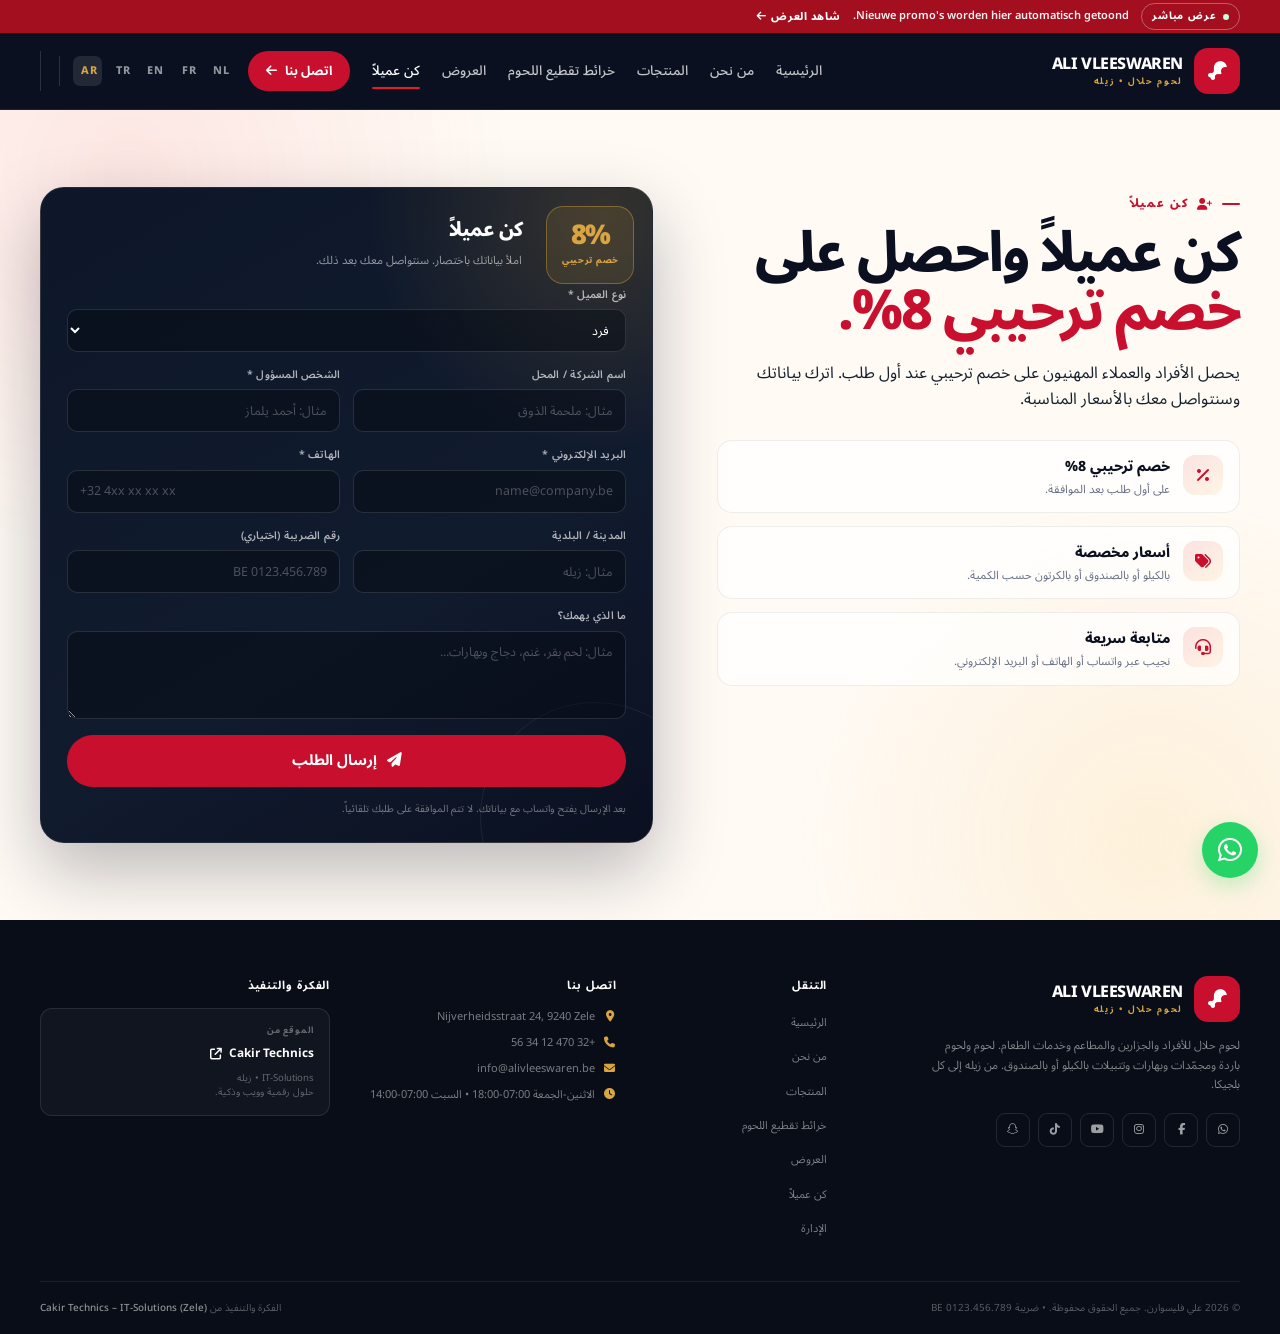
<file: klanten/ar/index.html>
<!DOCTYPE html>
<html lang="ar" dir="rtl" data-page-language="ar" data-asset-base="../../" data-keep-title="true">
<head>
  <meta charset="UTF-8">
  <meta name="viewport" content="width=device-width, initial-scale=1.0">
  <meta name="description" content="علي فليسوارن مورّد لحوم حلال في زيله للأفراد والجزارين والمطاعم وخدمات الطعام. لحم بقر وغنم ودجاج بالكيلوغرام أو بصناديق 5 و10 و20 كغ. أيضاً لحوم باردة ومجمّدات وبهارات وتتبيلات.">
  <meta name="theme-color" content="#0a1020">
  <title>كن عميلاً | Ali Vleeswaren</title>
  <link rel="preconnect" href="https://fonts.googleapis.com">
  <link rel="preconnect" href="https://fonts.gstatic.com" crossorigin>
  <link href="https://fonts.googleapis.com/css2?family=Noto+Sans+Arabic:wght@400;500;600;700;800&family=Poppins:wght@300;400;500;600;700;800;900&display=swap" rel="stylesheet">
  <link rel="stylesheet" href="https://cdnjs.cloudflare.com/ajax/libs/font-awesome/6.5.2/css/all.min.css">
  <link rel="icon" href="../../favicon.svg" type="image/svg+xml">
  <link rel="stylesheet" href="../../style.css">
</head>
<body>
  <header class="site-header">
    <div class="topbar">
      <div class="container topbar-inner">
        <span class="topbar-label"><span class="live-dot"></span> <span data-i18n="topbar.live">Live promo</span></span>
        <span id="tickerPromoText">Nieuwe promo's worden hier automatisch getoond.</span>
        <a href="../../ar/#promo-spotlight" class="topbar-link"><span data-i18n="topbar.spotlight">Bekijk spotlight</span> <i class="fa-solid fa-arrow-right"></i></a>
      </div>
    </div>

    <div class="navbar-shell">
      <nav class="container navbar" aria-label="Hoofdnavigatie">
        <a href="../../ar/" class="brand" aria-label="Ali Vleeswaren home">
          <span class="brand-mark"><i class="fa-solid fa-drumstick-bite"></i></span>
          <span class="brand-copy">
            <span class="brand-name">Ali Vleeswaren</span>
            <span class="brand-sub" data-i18n="brand.sub">Halal vlees &bull; Zele</span>
          </span>
        </a>

        <button type="button" class="menu-toggle" id="menuToggle" aria-label="Menu openen" aria-expanded="false" aria-controls="navMenu">
          <i class="fa-solid fa-bars"></i>
        </button>

        <div class="nav-menu" id="navMenu">
          <div class="mobile-menu-head">
            <a href="../../ar/" class="brand" aria-label="Ali Vleeswaren home">
              <span class="brand-mark"><i class="fa-solid fa-drumstick-bite"></i></span>
              <span class="brand-copy">
                <span class="brand-name">Ali Vleeswaren</span>
                <span class="brand-sub" data-i18n="brand.sub">Halal vlees &bull; Zele</span>
              </span>
            </a>
            <button type="button" class="menu-close" id="menuClose" aria-label="Menu sluiten">
              <i class="fa-solid fa-xmark"></i>
            </button>
          </div>

          <ul class="nav-links">
            <li><a href="../../ar/" class="active" data-nav="home" data-i18n="nav.home">Home</a></li>
            <li><a href="../../ar/#over-ons" data-nav="over-ons" data-i18n="nav.about">Over Ons</a></li>
            <li><a href="../../ar/#assortiment" data-nav="assortiment" data-i18n="nav.assortment">Assortiment</a></li>
            <li><a href="../../ar/#rundvlees-snijkaart" data-nav="rundvlees-snijkaart" data-i18n="cuts.kicker">Rundvlees snijkaart</a></li>
            <li><a href="../../ar/#promo-spotlight" data-nav="promo-spotlight" data-i18n="nav.promo">Promo Spotlight</a></li>
            <li><a href="#word-klant" data-nav="word-klant" data-i18n="nav.customer">Word klant</a></li>
          </ul>

          <div class="nav-actions">
            <a href="../../ar/#contact" class="nav-contact" data-nav="contact"><span data-i18n="nav.contact">Contact</span> <i class="fa-solid fa-arrow-right"></i></a>
            <div class="lang-switch" role="group" aria-label="Taal kiezen" data-i18n-aria-label="lang.label">
              <a class="lang-btn" data-lang="nl" href="../nl/" aria-current="page">NL</a>
              <a class="lang-btn" data-lang="fr" href="../fr/">FR</a>
              <a class="lang-btn" data-lang="en" href="../en/">EN</a>
              <a class="lang-btn" data-lang="tr" href="../tr/">TR</a>
              <a class="lang-btn" data-lang="ar" href="../ar/">AR</a>
            </div>
          </div>
        </div>
      </nav>
    </div>
    <div class="nav-backdrop" id="navBackdrop"></div>
  </header>
  <main>
    <section class="section customer-section" id="word-klant">
      <div class="container">
        <div class="customer-grid">
          <div class="customer-copy reveal">
            <span class="section-kicker"><i class="fa-solid fa-user-plus"></i> <span data-i18n="customer.kicker">Word klant</span></span>
            <h2 class="section-title" data-i18n-html="customer.title">Word klant en krijg <span class="accent">8% welkomstkorting.</span></h2>
            <p class="lead" data-i18n="customer.subtitle">Particuliere en professionele klanten krijgen bij hun eerste aanvraag een welkomstkorting. Laat uw gegevens achter en wij contacteren u meteen met de juiste prijzen.</p>

            <ul class="customer-benefits">
              <li>
                <span class="customer-benefit-icon"><i class="fa-solid fa-percent"></i></span>
                <div>
                  <strong data-i18n="customer.b1Title">8% welkomstkorting</strong>
                  <span data-i18n="customer.b1Text">Op uw eerste bestelling na goedkeuring.</span>
                </div>
              </li>
              <li>
                <span class="customer-benefit-icon"><i class="fa-solid fa-tags"></i></span>
                <div>
                  <strong data-i18n="customer.b2Title">Prijzen op maat</strong>
                  <span data-i18n="customer.b2Text">Per kg, per doos of per karton, afhankelijk van uw volume.</span>
                </div>
              </li>
              <li>
                <span class="customer-benefit-icon"><i class="fa-solid fa-headset"></i></span>
                <div>
                  <strong data-i18n="customer.b3Title">Snelle opvolging</strong>
                  <span data-i18n="customer.b3Text">Wij antwoorden via WhatsApp, telefoon of e-mail.</span>
                </div>
              </li>
            </ul>
          </div>

          <div class="customer-card reveal">
            <div class="customer-discount">
              <strong id="discountPercent">8%</strong>
              <span data-i18n="customer.discount">welkomstkorting</span>
            </div>

            <form class="customer-form" id="customerForm">
              <div class="customer-form-head">
                <h3 data-i18n="customer.formTitle">Word klant</h3>
                <p data-i18n="customer.formText">Vul kort uw gegevens in. Wij nemen daarna contact op.</p>
              </div>

              <div class="field">
                <label for="cType" data-i18n="customer.type">Type klant *</label>
                <select id="cType" name="type" required>
                  <option value="particulier" data-i18n="customer.typePrivate">Particulier</option>
                  <option value="groothandel" data-i18n="customer.typeWholesale">Groothandel / horeca</option>
                </select>
              </div>

              <div class="form-row">
                <div class="field">
                  <label for="cBusiness" data-i18n="customer.business">Bedrijfsnaam / zaak</label>
                  <input type="text" id="cBusiness" name="business" autocomplete="organization" placeholder="Bv. Slagerij De Smaak" data-i18n-placeholder="customer.businessPlaceholder">
                </div>
                <div class="field">
                  <label for="cName" data-i18n="customer.name">Contactpersoon *</label>
                  <input type="text" id="cName" name="name" autocomplete="name" placeholder="Bv. Ahmed Yilmaz" data-i18n-placeholder="customer.namePlaceholder" required>
                </div>
              </div>

              <div class="form-row">
                <div class="field">
                  <label for="cEmail" data-i18n="customer.email">E-mail *</label>
                  <input type="email" id="cEmail" name="email" autocomplete="email" placeholder="naam@bedrijf.be" data-i18n-placeholder="customer.emailPlaceholder" required>
                </div>
                <div class="field">
                  <label for="cPhone" data-i18n="customer.phone">Telefoon *</label>
                  <input type="tel" id="cPhone" name="phone" autocomplete="tel" placeholder="+32 4xx xx xx xx" required>
                </div>
              </div>

              <div class="form-row">
                <div class="field">
                  <label for="cCity" data-i18n="customer.city">Stad / gemeente</label>
                  <input type="text" id="cCity" name="city" autocomplete="address-level2" placeholder="Bv. Zele" data-i18n-placeholder="customer.cityPlaceholder">
                </div>
                <div class="field">
                  <label for="cVat" data-i18n="customer.vat">BTW-nummer (optioneel)</label>
                  <input type="text" id="cVat" name="vat" placeholder="BE 0123.456.789">
                </div>
              </div>

              <div class="field">
                <label for="cMessage" data-i18n="customer.message">Waar hebt u interesse in?</label>
                <textarea id="cMessage" name="message" placeholder="Bv. rundvlees, lamsvlees, kip en kruiden..." data-i18n-placeholder="customer.messagePlaceholder"></textarea>
              </div>

              <button type="submit" class="btn btn-primary customer-submit"><i class="fa-solid fa-paper-plane"></i> <span data-i18n="customer.submit">Verstuur aanvraag</span></button>
              <p class="customer-form-note" data-i18n="customer.formNote">Na het versturen opent WhatsApp met uw gegevens. Uw aanvraag wordt niet automatisch goedgekeurd.</p>
            </form>

            <div class="customer-success" id="customerSuccess" hidden aria-live="polite">
              <span class="customer-success-icon"><i class="fa-solid fa-check"></i></span>
              <h3 data-i18n="customer.successTitle">Bedankt! Uw aanvraag is klaar.</h3>
              <p data-i18n="customer.successText">Verstuur uw gegevens via WhatsApp of e-mail. Na bevestiging ontvangt u de welkomstkorting.</p>
              <div class="discount-code">
                <small data-i18n="customer.codeLabel">Uw kortingscode</small>
                <strong id="discountCode">WELKOM8</strong>
              </div>
              <div class="customer-success-actions">
                <a href="#" id="customerWhatsApp" target="_blank" rel="noopener noreferrer" class="btn btn-whatsapp"><i class="fa-brands fa-whatsapp"></i> <span data-i18n="customer.whatsapp">Verstuur via WhatsApp</span></a>
                <a href="#" id="customerMail" class="btn btn-dark"><i class="fa-solid fa-envelope"></i> <span data-i18n="customer.mail">Verstuur via e-mail</span></a>
              </div>
              <button type="button" class="customer-again" id="customerAgain" data-i18n="customer.again">Nieuwe aanvraag</button>
            </div>
          </div>
        </div>
      </div>
    </section>
  </main>
  <footer class="main-footer">
    <div class="container">
      <div class="footer-grid">
        <div class="footer-col footer-brand">
          <a href="../../ar/" class="brand" aria-label="Ali Vleeswaren home">
            <span class="brand-mark"><i class="fa-solid fa-drumstick-bite"></i></span>
            <span class="brand-copy">
              <span class="brand-name">Ali Vleeswaren</span>
              <span class="brand-sub" data-i18n="brand.sub">Halal vlees &bull; Zele</span>
            </span>
          </a>
          <p data-i18n="footer.about">Halal vlees voor particulieren, beenhouwers, horeca en foodservice. Vlees, vleeswaren, diepvries, kruiden en marinades per kg of per doos. Vanuit Zele naar heel België.</p>
          <div class="footer-socials" aria-label="Social media">
            <a href="https://wa.me/32470123456" target="_blank" rel="noopener noreferrer" aria-label="WhatsApp"><i class="fa-brands fa-whatsapp"></i></a>
            <a href="https://www.facebook.com/alivleeswaren" target="_blank" rel="noopener noreferrer" aria-label="Facebook"><i class="fa-brands fa-facebook-f"></i></a>
            <a href="https://www.instagram.com/alivleeswaren" target="_blank" rel="noopener noreferrer" aria-label="Instagram"><i class="fa-brands fa-instagram"></i></a>
            <a href="https://www.youtube.com/@alivleeswaren" target="_blank" rel="noopener noreferrer" aria-label="YouTube"><i class="fa-brands fa-youtube"></i></a>
            <a href="https://www.tiktok.com/@alivleeswaren" target="_blank" rel="noopener noreferrer" aria-label="TikTok"><i class="fa-brands fa-tiktok"></i></a>
            <a href="https://www.snapchat.com/add/alivleeswaren" target="_blank" rel="noopener noreferrer" aria-label="Snapchat"><i class="fa-brands fa-snapchat"></i></a>
          </div>
        </div>

        <div class="footer-col">
          <h4 data-i18n="footer.nav">Navigatie</h4>
          <ul class="footer-links">
            <li><a href="../../ar/" data-i18n="nav.home">Home</a></li>
            <li><a href="../../ar/#over-ons" data-i18n="nav.about">Over Ons</a></li>
            <li><a href="../../ar/#assortiment" data-i18n="nav.assortment">Assortiment</a></li>
            <li><a href="../../ar/#rundvlees-snijkaart" data-i18n="cuts.kicker">Rundvlees snijkaart</a></li>
            <li><a href="../../ar/#promo-spotlight" data-i18n="nav.promo">Promo Spotlight</a></li>
            <li><a href="#word-klant" data-i18n="nav.customer">Word klant</a></li>
            <li><a href="../../admin/" data-i18n="nav.admin">Beheer</a></li>
          </ul>
        </div>

        <div class="footer-col">
          <h4 data-i18n="footer.contact">Contact</h4>
          <div class="footer-contact">
            <span><i class="fa-solid fa-location-dot"></i> Nijverheidsstraat 24, 9240 Zele</span>
            <a href="tel:+32470123456"><i class="fa-solid fa-phone"></i> +32 470 12 34 56</a>
            <a href="mailto:info@alivleeswaren.be"><i class="fa-solid fa-envelope"></i> info@alivleeswaren.be</a>
            <span><i class="fa-solid fa-clock"></i> <span data-i18n="footer.hours">Ma-vr 07:00-18:00 &bull; Za 07:00-14:00</span></span>
          </div>
        </div>

        <div class="footer-col">
          <h4 data-i18n="footer.agencyTitle">Concept &amp; realisatie</h4>
          <div class="agency-card">
            <span data-i18n="footer.agencyBy">Website door</span>
            <a href="https://www.it-solutions-cakir.be/nl/" target="_blank" rel="noopener noreferrer">Cakir Technics <i class="fa-solid fa-arrow-up-right-from-square"></i></a>
            <small data-i18n-html="footer.agencyDesc">IT-Solutions &bull; Zele<br>Digital, web &amp; slimme oplossingen.</small>
          </div>
        </div>
      </div>

      <div class="footer-bottom">
        <span data-i18n="footer.rights">&copy; 2026 Ali Vleeswaren. Alle rechten voorbehouden. &bull; BTW BE 0123.456.789</span>
        <span><span data-i18n="footer.credit">Concept &amp; Realisatie door</span> <a href="https://www.it-solutions-cakir.be/nl/" target="_blank" rel="noopener noreferrer">Cakir Technics – IT-Solutions (Zele)</a></span>
      </div>
    </div>
  </footer>
  <a href="https://wa.me/32470123456?text=Dag%20Ali%20Vleeswaren%2C%20ik%20heb%20een%20vraag." target="_blank" rel="noopener noreferrer" class="whatsapp-float" aria-label="Chat via WhatsApp" data-wa-key="wa.general" data-track="whatsapp_float">
    <i class="fa-brands fa-whatsapp"></i>
  </a>
    <div class="toast" id="toast" role="status" aria-live="polite">
    <span class="toast-icon" id="toastIcon"><i class="fa-solid fa-check"></i></span>
    <div class="toast-copy">
      <strong id="toastTitle"></strong>
      <span id="toastMessage"></span>
    </div>
    <button type="button" class="toast-close" id="toastClose" aria-label="Melding sluiten"><i class="fa-solid fa-xmark"></i></button>
  </div>
  <script src="../../translations.js"></script>
  <script src="../../script.js"></script>
</body>
</html>
</file>
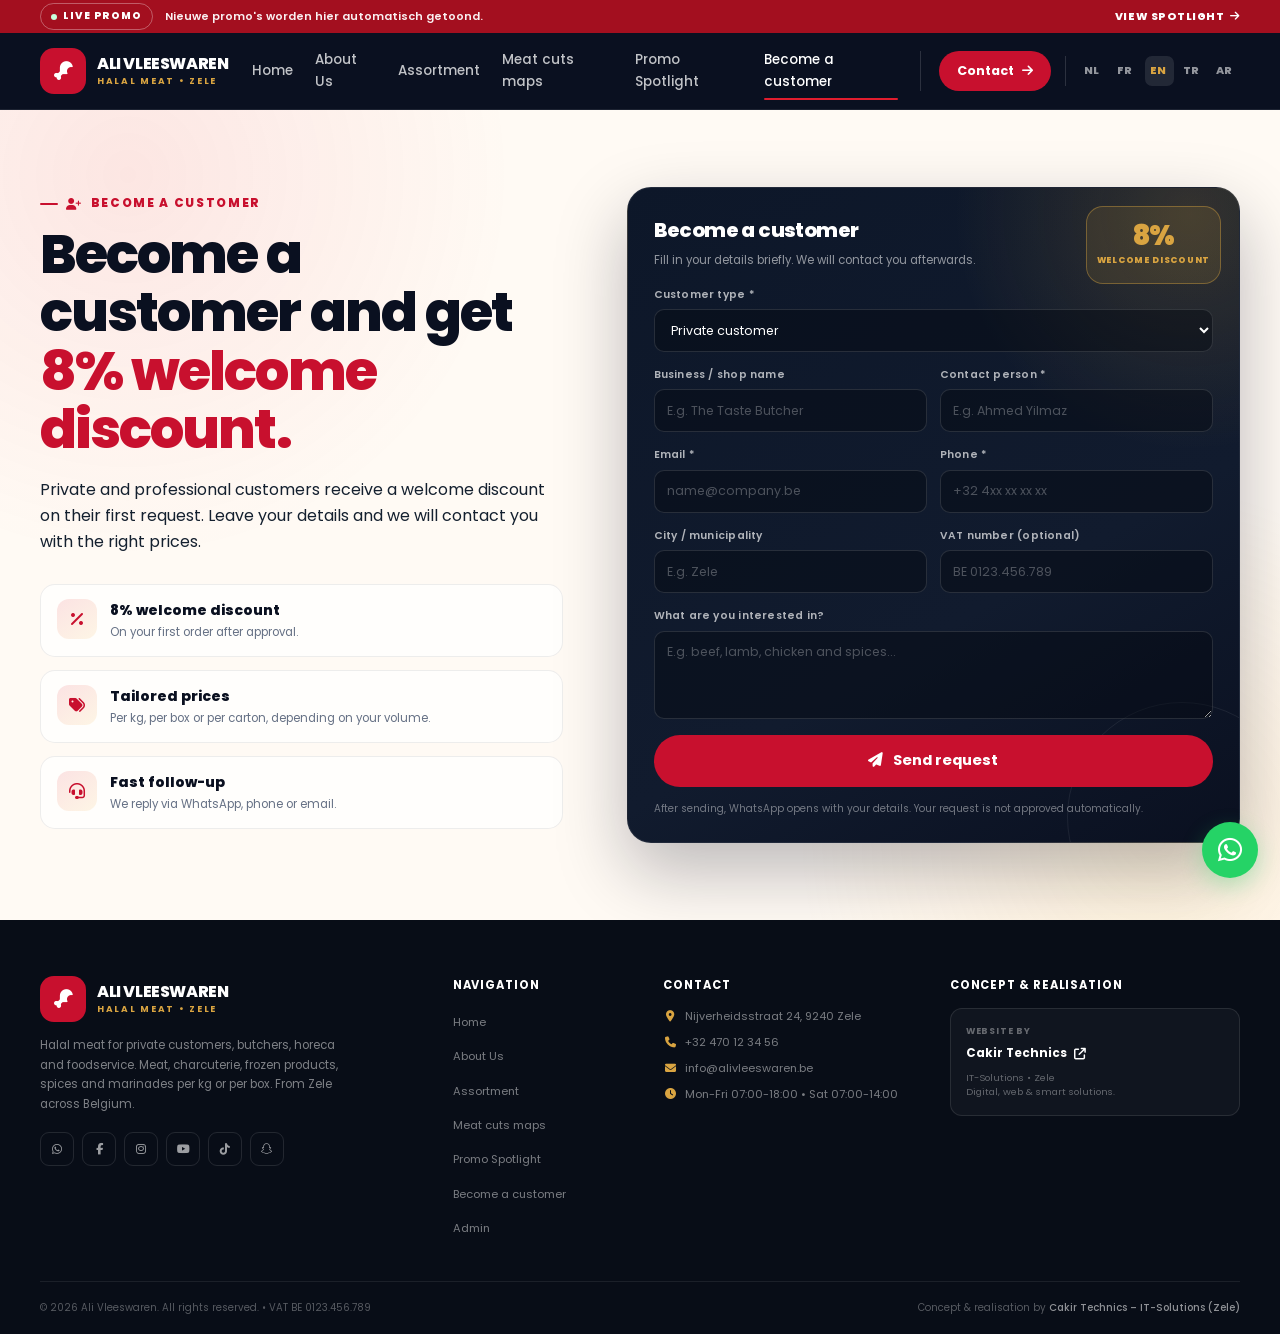
<file: klanten/en/index.html>
<!DOCTYPE html>
<html lang="en" dir="ltr" data-page-language="en" data-asset-base="../../" data-keep-title="true">
<head>
  <meta charset="UTF-8">
  <meta name="viewport" content="width=device-width, initial-scale=1.0">
  <meta name="description" content="Ali Vleeswaren is a halal meat supplier in Zele for private customers, butchers, horeca and foodservice. Beef, lamb and chicken by the kilo or in boxes of 5, 10 and 20 kg. Also charcuterie, frozen products, spices and marinades.">
  <meta name="theme-color" content="#0a1020">
  <title>Become a customer | Ali Vleeswaren</title>
  <link rel="preconnect" href="https://fonts.googleapis.com">
  <link rel="preconnect" href="https://fonts.gstatic.com" crossorigin>
  <link href="https://fonts.googleapis.com/css2?family=Noto+Sans+Arabic:wght@400;500;600;700;800&family=Poppins:wght@300;400;500;600;700;800;900&display=swap" rel="stylesheet">
  <link rel="stylesheet" href="https://cdnjs.cloudflare.com/ajax/libs/font-awesome/6.5.2/css/all.min.css">
  <link rel="icon" href="../../favicon.svg" type="image/svg+xml">
  <link rel="stylesheet" href="../../style.css">
</head>
<body>
  <header class="site-header">
    <div class="topbar">
      <div class="container topbar-inner">
        <span class="topbar-label"><span class="live-dot"></span> <span data-i18n="topbar.live">Live promo</span></span>
        <span id="tickerPromoText">Nieuwe promo's worden hier automatisch getoond.</span>
        <a href="../../en/#promo-spotlight" class="topbar-link"><span data-i18n="topbar.spotlight">Bekijk spotlight</span> <i class="fa-solid fa-arrow-right"></i></a>
      </div>
    </div>

    <div class="navbar-shell">
      <nav class="container navbar" aria-label="Hoofdnavigatie">
        <a href="../../en/" class="brand" aria-label="Ali Vleeswaren home">
          <span class="brand-mark"><i class="fa-solid fa-drumstick-bite"></i></span>
          <span class="brand-copy">
            <span class="brand-name">Ali Vleeswaren</span>
            <span class="brand-sub" data-i18n="brand.sub">Halal vlees &bull; Zele</span>
          </span>
        </a>

        <button type="button" class="menu-toggle" id="menuToggle" aria-label="Menu openen" aria-expanded="false" aria-controls="navMenu">
          <i class="fa-solid fa-bars"></i>
        </button>

        <div class="nav-menu" id="navMenu">
          <div class="mobile-menu-head">
            <a href="../../en/" class="brand" aria-label="Ali Vleeswaren home">
              <span class="brand-mark"><i class="fa-solid fa-drumstick-bite"></i></span>
              <span class="brand-copy">
                <span class="brand-name">Ali Vleeswaren</span>
                <span class="brand-sub" data-i18n="brand.sub">Halal vlees &bull; Zele</span>
              </span>
            </a>
            <button type="button" class="menu-close" id="menuClose" aria-label="Menu sluiten">
              <i class="fa-solid fa-xmark"></i>
            </button>
          </div>

          <ul class="nav-links">
            <li><a href="../../en/" class="active" data-nav="home" data-i18n="nav.home">Home</a></li>
            <li><a href="../../en/#over-ons" data-nav="over-ons" data-i18n="nav.about">Over Ons</a></li>
            <li><a href="../../en/#assortiment" data-nav="assortiment" data-i18n="nav.assortment">Assortiment</a></li>
            <li><a href="../../en/#rundvlees-snijkaart" data-nav="rundvlees-snijkaart" data-i18n="cuts.kicker">Rundvlees snijkaart</a></li>
            <li><a href="../../en/#promo-spotlight" data-nav="promo-spotlight" data-i18n="nav.promo">Promo Spotlight</a></li>
            <li><a href="#word-klant" data-nav="word-klant" data-i18n="nav.customer">Word klant</a></li>
          </ul>

          <div class="nav-actions">
            <a href="../../en/#contact" class="nav-contact" data-nav="contact"><span data-i18n="nav.contact">Contact</span> <i class="fa-solid fa-arrow-right"></i></a>
            <div class="lang-switch" role="group" aria-label="Taal kiezen" data-i18n-aria-label="lang.label">
              <a class="lang-btn" data-lang="nl" href="../nl/" aria-current="page">NL</a>
              <a class="lang-btn" data-lang="fr" href="../fr/">FR</a>
              <a class="lang-btn" data-lang="en" href="../en/">EN</a>
              <a class="lang-btn" data-lang="tr" href="../tr/">TR</a>
              <a class="lang-btn" data-lang="ar" href="../ar/">AR</a>
            </div>
          </div>
        </div>
      </nav>
    </div>
    <div class="nav-backdrop" id="navBackdrop"></div>
  </header>
  <main>
    <section class="section customer-section" id="word-klant">
      <div class="container">
        <div class="customer-grid">
          <div class="customer-copy reveal">
            <span class="section-kicker"><i class="fa-solid fa-user-plus"></i> <span data-i18n="customer.kicker">Word klant</span></span>
            <h2 class="section-title" data-i18n-html="customer.title">Word klant en krijg <span class="accent">8% welkomstkorting.</span></h2>
            <p class="lead" data-i18n="customer.subtitle">Particuliere en professionele klanten krijgen bij hun eerste aanvraag een welkomstkorting. Laat uw gegevens achter en wij contacteren u meteen met de juiste prijzen.</p>

            <ul class="customer-benefits">
              <li>
                <span class="customer-benefit-icon"><i class="fa-solid fa-percent"></i></span>
                <div>
                  <strong data-i18n="customer.b1Title">8% welkomstkorting</strong>
                  <span data-i18n="customer.b1Text">Op uw eerste bestelling na goedkeuring.</span>
                </div>
              </li>
              <li>
                <span class="customer-benefit-icon"><i class="fa-solid fa-tags"></i></span>
                <div>
                  <strong data-i18n="customer.b2Title">Prijzen op maat</strong>
                  <span data-i18n="customer.b2Text">Per kg, per doos of per karton, afhankelijk van uw volume.</span>
                </div>
              </li>
              <li>
                <span class="customer-benefit-icon"><i class="fa-solid fa-headset"></i></span>
                <div>
                  <strong data-i18n="customer.b3Title">Snelle opvolging</strong>
                  <span data-i18n="customer.b3Text">Wij antwoorden via WhatsApp, telefoon of e-mail.</span>
                </div>
              </li>
            </ul>
          </div>

          <div class="customer-card reveal">
            <div class="customer-discount">
              <strong id="discountPercent">8%</strong>
              <span data-i18n="customer.discount">welkomstkorting</span>
            </div>

            <form class="customer-form" id="customerForm">
              <div class="customer-form-head">
                <h3 data-i18n="customer.formTitle">Word klant</h3>
                <p data-i18n="customer.formText">Vul kort uw gegevens in. Wij nemen daarna contact op.</p>
              </div>

              <div class="field">
                <label for="cType" data-i18n="customer.type">Type klant *</label>
                <select id="cType" name="type" required>
                  <option value="particulier" data-i18n="customer.typePrivate">Particulier</option>
                  <option value="groothandel" data-i18n="customer.typeWholesale">Groothandel / horeca</option>
                </select>
              </div>

              <div class="form-row">
                <div class="field">
                  <label for="cBusiness" data-i18n="customer.business">Bedrijfsnaam / zaak</label>
                  <input type="text" id="cBusiness" name="business" autocomplete="organization" placeholder="Bv. Slagerij De Smaak" data-i18n-placeholder="customer.businessPlaceholder">
                </div>
                <div class="field">
                  <label for="cName" data-i18n="customer.name">Contactpersoon *</label>
                  <input type="text" id="cName" name="name" autocomplete="name" placeholder="Bv. Ahmed Yilmaz" data-i18n-placeholder="customer.namePlaceholder" required>
                </div>
              </div>

              <div class="form-row">
                <div class="field">
                  <label for="cEmail" data-i18n="customer.email">E-mail *</label>
                  <input type="email" id="cEmail" name="email" autocomplete="email" placeholder="naam@bedrijf.be" data-i18n-placeholder="customer.emailPlaceholder" required>
                </div>
                <div class="field">
                  <label for="cPhone" data-i18n="customer.phone">Telefoon *</label>
                  <input type="tel" id="cPhone" name="phone" autocomplete="tel" placeholder="+32 4xx xx xx xx" required>
                </div>
              </div>

              <div class="form-row">
                <div class="field">
                  <label for="cCity" data-i18n="customer.city">Stad / gemeente</label>
                  <input type="text" id="cCity" name="city" autocomplete="address-level2" placeholder="Bv. Zele" data-i18n-placeholder="customer.cityPlaceholder">
                </div>
                <div class="field">
                  <label for="cVat" data-i18n="customer.vat">BTW-nummer (optioneel)</label>
                  <input type="text" id="cVat" name="vat" placeholder="BE 0123.456.789">
                </div>
              </div>

              <div class="field">
                <label for="cMessage" data-i18n="customer.message">Waar hebt u interesse in?</label>
                <textarea id="cMessage" name="message" placeholder="Bv. rundvlees, lamsvlees, kip en kruiden..." data-i18n-placeholder="customer.messagePlaceholder"></textarea>
              </div>

              <button type="submit" class="btn btn-primary customer-submit"><i class="fa-solid fa-paper-plane"></i> <span data-i18n="customer.submit">Verstuur aanvraag</span></button>
              <p class="customer-form-note" data-i18n="customer.formNote">Na het versturen opent WhatsApp met uw gegevens. Uw aanvraag wordt niet automatisch goedgekeurd.</p>
            </form>

            <div class="customer-success" id="customerSuccess" hidden aria-live="polite">
              <span class="customer-success-icon"><i class="fa-solid fa-check"></i></span>
              <h3 data-i18n="customer.successTitle">Bedankt! Uw aanvraag is klaar.</h3>
              <p data-i18n="customer.successText">Verstuur uw gegevens via WhatsApp of e-mail. Na bevestiging ontvangt u de welkomstkorting.</p>
              <div class="discount-code">
                <small data-i18n="customer.codeLabel">Uw kortingscode</small>
                <strong id="discountCode">WELKOM8</strong>
              </div>
              <div class="customer-success-actions">
                <a href="#" id="customerWhatsApp" target="_blank" rel="noopener noreferrer" class="btn btn-whatsapp"><i class="fa-brands fa-whatsapp"></i> <span data-i18n="customer.whatsapp">Verstuur via WhatsApp</span></a>
                <a href="#" id="customerMail" class="btn btn-dark"><i class="fa-solid fa-envelope"></i> <span data-i18n="customer.mail">Verstuur via e-mail</span></a>
              </div>
              <button type="button" class="customer-again" id="customerAgain" data-i18n="customer.again">Nieuwe aanvraag</button>
            </div>
          </div>
        </div>
      </div>
    </section>
  </main>
  <footer class="main-footer">
    <div class="container">
      <div class="footer-grid">
        <div class="footer-col footer-brand">
          <a href="../../en/" class="brand" aria-label="Ali Vleeswaren home">
            <span class="brand-mark"><i class="fa-solid fa-drumstick-bite"></i></span>
            <span class="brand-copy">
              <span class="brand-name">Ali Vleeswaren</span>
              <span class="brand-sub" data-i18n="brand.sub">Halal vlees &bull; Zele</span>
            </span>
          </a>
          <p data-i18n="footer.about">Halal vlees voor particulieren, beenhouwers, horeca en foodservice. Vlees, vleeswaren, diepvries, kruiden en marinades per kg of per doos. Vanuit Zele naar heel België.</p>
          <div class="footer-socials" aria-label="Social media">
            <a href="https://wa.me/32470123456" target="_blank" rel="noopener noreferrer" aria-label="WhatsApp"><i class="fa-brands fa-whatsapp"></i></a>
            <a href="https://www.facebook.com/alivleeswaren" target="_blank" rel="noopener noreferrer" aria-label="Facebook"><i class="fa-brands fa-facebook-f"></i></a>
            <a href="https://www.instagram.com/alivleeswaren" target="_blank" rel="noopener noreferrer" aria-label="Instagram"><i class="fa-brands fa-instagram"></i></a>
            <a href="https://www.youtube.com/@alivleeswaren" target="_blank" rel="noopener noreferrer" aria-label="YouTube"><i class="fa-brands fa-youtube"></i></a>
            <a href="https://www.tiktok.com/@alivleeswaren" target="_blank" rel="noopener noreferrer" aria-label="TikTok"><i class="fa-brands fa-tiktok"></i></a>
            <a href="https://www.snapchat.com/add/alivleeswaren" target="_blank" rel="noopener noreferrer" aria-label="Snapchat"><i class="fa-brands fa-snapchat"></i></a>
          </div>
        </div>

        <div class="footer-col">
          <h4 data-i18n="footer.nav">Navigatie</h4>
          <ul class="footer-links">
            <li><a href="../../en/" data-i18n="nav.home">Home</a></li>
            <li><a href="../../en/#over-ons" data-i18n="nav.about">Over Ons</a></li>
            <li><a href="../../en/#assortiment" data-i18n="nav.assortment">Assortiment</a></li>
            <li><a href="../../en/#rundvlees-snijkaart" data-i18n="cuts.kicker">Rundvlees snijkaart</a></li>
            <li><a href="../../en/#promo-spotlight" data-i18n="nav.promo">Promo Spotlight</a></li>
            <li><a href="#word-klant" data-i18n="nav.customer">Word klant</a></li>
            <li><a href="../../admin/" data-i18n="nav.admin">Beheer</a></li>
          </ul>
        </div>

        <div class="footer-col">
          <h4 data-i18n="footer.contact">Contact</h4>
          <div class="footer-contact">
            <span><i class="fa-solid fa-location-dot"></i> Nijverheidsstraat 24, 9240 Zele</span>
            <a href="tel:+32470123456"><i class="fa-solid fa-phone"></i> +32 470 12 34 56</a>
            <a href="mailto:info@alivleeswaren.be"><i class="fa-solid fa-envelope"></i> info@alivleeswaren.be</a>
            <span><i class="fa-solid fa-clock"></i> <span data-i18n="footer.hours">Ma-vr 07:00-18:00 &bull; Za 07:00-14:00</span></span>
          </div>
        </div>

        <div class="footer-col">
          <h4 data-i18n="footer.agencyTitle">Concept &amp; realisatie</h4>
          <div class="agency-card">
            <span data-i18n="footer.agencyBy">Website door</span>
            <a href="https://www.it-solutions-cakir.be/nl/" target="_blank" rel="noopener noreferrer">Cakir Technics <i class="fa-solid fa-arrow-up-right-from-square"></i></a>
            <small data-i18n-html="footer.agencyDesc">IT-Solutions &bull; Zele<br>Digital, web &amp; slimme oplossingen.</small>
          </div>
        </div>
      </div>

      <div class="footer-bottom">
        <span data-i18n="footer.rights">&copy; 2026 Ali Vleeswaren. Alle rechten voorbehouden. &bull; BTW BE 0123.456.789</span>
        <span><span data-i18n="footer.credit">Concept &amp; Realisatie door</span> <a href="https://www.it-solutions-cakir.be/nl/" target="_blank" rel="noopener noreferrer">Cakir Technics – IT-Solutions (Zele)</a></span>
      </div>
    </div>
  </footer>
  <a href="https://wa.me/32470123456?text=Dag%20Ali%20Vleeswaren%2C%20ik%20heb%20een%20vraag." target="_blank" rel="noopener noreferrer" class="whatsapp-float" aria-label="Chat via WhatsApp" data-wa-key="wa.general" data-track="whatsapp_float">
    <i class="fa-brands fa-whatsapp"></i>
  </a>
    <div class="toast" id="toast" role="status" aria-live="polite">
    <span class="toast-icon" id="toastIcon"><i class="fa-solid fa-check"></i></span>
    <div class="toast-copy">
      <strong id="toastTitle"></strong>
      <span id="toastMessage"></span>
    </div>
    <button type="button" class="toast-close" id="toastClose" aria-label="Melding sluiten"><i class="fa-solid fa-xmark"></i></button>
  </div>
  <script src="../../translations.js"></script>
  <script src="../../script.js"></script>
</body>
</html>
</file>
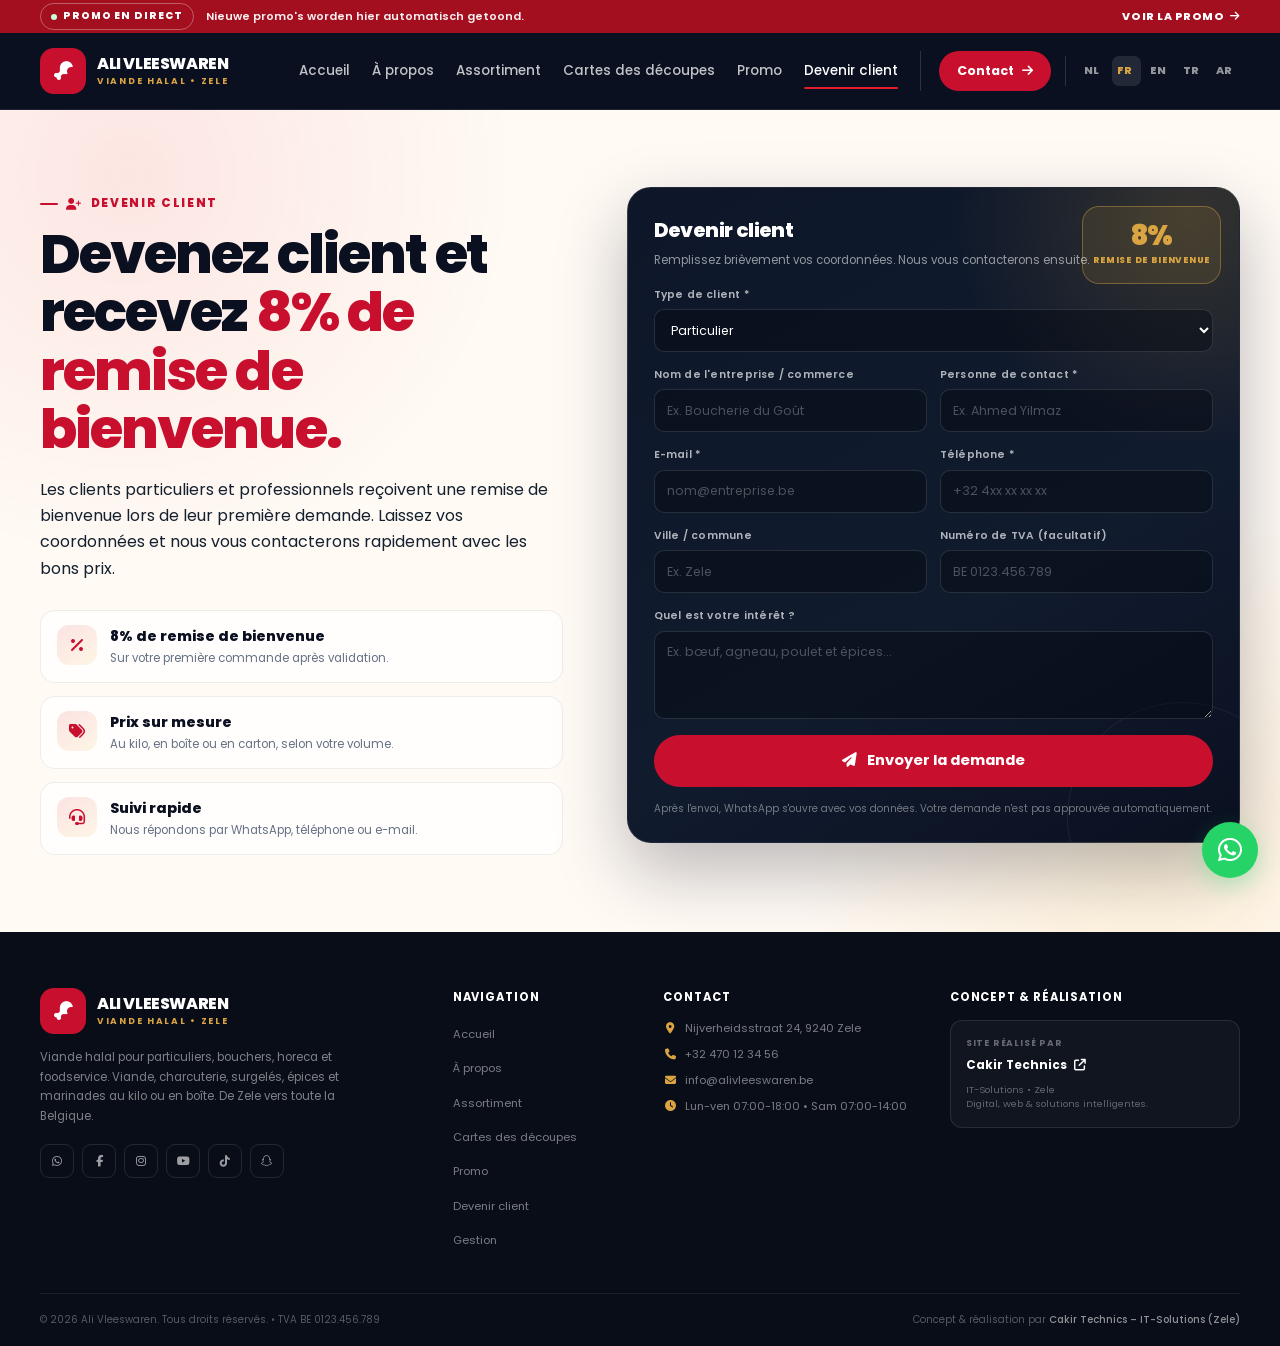
<file: klanten/fr/index.html>
<!DOCTYPE html>
<html lang="fr" dir="ltr" data-page-language="fr" data-asset-base="../../" data-keep-title="true">
<head>
  <meta charset="UTF-8">
  <meta name="viewport" content="width=device-width, initial-scale=1.0">
  <meta name="description" content="Ali Vleeswaren est un négociant en viande halal à Zele pour particuliers, bouchers, horeca et foodservice. Viande de bœuf, d'agneau et de poulet au kilo ou en boîte de 5, 10 et 20 kg. Également charcuterie, surgelés, épices et marinades.">
  <meta name="theme-color" content="#0a1020">
  <title>Devenir client | Ali Vleeswaren</title>
  <link rel="preconnect" href="https://fonts.googleapis.com">
  <link rel="preconnect" href="https://fonts.gstatic.com" crossorigin>
  <link href="https://fonts.googleapis.com/css2?family=Noto+Sans+Arabic:wght@400;500;600;700;800&family=Poppins:wght@300;400;500;600;700;800;900&display=swap" rel="stylesheet">
  <link rel="stylesheet" href="https://cdnjs.cloudflare.com/ajax/libs/font-awesome/6.5.2/css/all.min.css">
  <link rel="icon" href="../../favicon.svg" type="image/svg+xml">
  <link rel="stylesheet" href="../../style.css">
</head>
<body>
  <header class="site-header">
    <div class="topbar">
      <div class="container topbar-inner">
        <span class="topbar-label"><span class="live-dot"></span> <span data-i18n="topbar.live">Live promo</span></span>
        <span id="tickerPromoText">Nieuwe promo's worden hier automatisch getoond.</span>
        <a href="../../fr/#promo-spotlight" class="topbar-link"><span data-i18n="topbar.spotlight">Bekijk spotlight</span> <i class="fa-solid fa-arrow-right"></i></a>
      </div>
    </div>

    <div class="navbar-shell">
      <nav class="container navbar" aria-label="Hoofdnavigatie">
        <a href="../../fr/" class="brand" aria-label="Ali Vleeswaren home">
          <span class="brand-mark"><i class="fa-solid fa-drumstick-bite"></i></span>
          <span class="brand-copy">
            <span class="brand-name">Ali Vleeswaren</span>
            <span class="brand-sub" data-i18n="brand.sub">Halal vlees &bull; Zele</span>
          </span>
        </a>

        <button type="button" class="menu-toggle" id="menuToggle" aria-label="Menu openen" aria-expanded="false" aria-controls="navMenu">
          <i class="fa-solid fa-bars"></i>
        </button>

        <div class="nav-menu" id="navMenu">
          <div class="mobile-menu-head">
            <a href="../../fr/" class="brand" aria-label="Ali Vleeswaren home">
              <span class="brand-mark"><i class="fa-solid fa-drumstick-bite"></i></span>
              <span class="brand-copy">
                <span class="brand-name">Ali Vleeswaren</span>
                <span class="brand-sub" data-i18n="brand.sub">Halal vlees &bull; Zele</span>
              </span>
            </a>
            <button type="button" class="menu-close" id="menuClose" aria-label="Menu sluiten">
              <i class="fa-solid fa-xmark"></i>
            </button>
          </div>

          <ul class="nav-links">
            <li><a href="../../fr/" class="active" data-nav="home" data-i18n="nav.home">Home</a></li>
            <li><a href="../../fr/#over-ons" data-nav="over-ons" data-i18n="nav.about">Over Ons</a></li>
            <li><a href="../../fr/#assortiment" data-nav="assortiment" data-i18n="nav.assortment">Assortiment</a></li>
            <li><a href="../../fr/#rundvlees-snijkaart" data-nav="rundvlees-snijkaart" data-i18n="cuts.kicker">Rundvlees snijkaart</a></li>
            <li><a href="../../fr/#promo-spotlight" data-nav="promo-spotlight" data-i18n="nav.promo">Promo Spotlight</a></li>
            <li><a href="#word-klant" data-nav="word-klant" data-i18n="nav.customer">Word klant</a></li>
          </ul>

          <div class="nav-actions">
            <a href="../../fr/#contact" class="nav-contact" data-nav="contact"><span data-i18n="nav.contact">Contact</span> <i class="fa-solid fa-arrow-right"></i></a>
            <div class="lang-switch" role="group" aria-label="Taal kiezen" data-i18n-aria-label="lang.label">
              <a class="lang-btn" data-lang="nl" href="../nl/" aria-current="page">NL</a>
              <a class="lang-btn" data-lang="fr" href="../fr/">FR</a>
              <a class="lang-btn" data-lang="en" href="../en/">EN</a>
              <a class="lang-btn" data-lang="tr" href="../tr/">TR</a>
              <a class="lang-btn" data-lang="ar" href="../ar/">AR</a>
            </div>
          </div>
        </div>
      </nav>
    </div>
    <div class="nav-backdrop" id="navBackdrop"></div>
  </header>
  <main>
    <section class="section customer-section" id="word-klant">
      <div class="container">
        <div class="customer-grid">
          <div class="customer-copy reveal">
            <span class="section-kicker"><i class="fa-solid fa-user-plus"></i> <span data-i18n="customer.kicker">Word klant</span></span>
            <h2 class="section-title" data-i18n-html="customer.title">Word klant en krijg <span class="accent">8% welkomstkorting.</span></h2>
            <p class="lead" data-i18n="customer.subtitle">Particuliere en professionele klanten krijgen bij hun eerste aanvraag een welkomstkorting. Laat uw gegevens achter en wij contacteren u meteen met de juiste prijzen.</p>

            <ul class="customer-benefits">
              <li>
                <span class="customer-benefit-icon"><i class="fa-solid fa-percent"></i></span>
                <div>
                  <strong data-i18n="customer.b1Title">8% welkomstkorting</strong>
                  <span data-i18n="customer.b1Text">Op uw eerste bestelling na goedkeuring.</span>
                </div>
              </li>
              <li>
                <span class="customer-benefit-icon"><i class="fa-solid fa-tags"></i></span>
                <div>
                  <strong data-i18n="customer.b2Title">Prijzen op maat</strong>
                  <span data-i18n="customer.b2Text">Per kg, per doos of per karton, afhankelijk van uw volume.</span>
                </div>
              </li>
              <li>
                <span class="customer-benefit-icon"><i class="fa-solid fa-headset"></i></span>
                <div>
                  <strong data-i18n="customer.b3Title">Snelle opvolging</strong>
                  <span data-i18n="customer.b3Text">Wij antwoorden via WhatsApp, telefoon of e-mail.</span>
                </div>
              </li>
            </ul>
          </div>

          <div class="customer-card reveal">
            <div class="customer-discount">
              <strong id="discountPercent">8%</strong>
              <span data-i18n="customer.discount">welkomstkorting</span>
            </div>

            <form class="customer-form" id="customerForm">
              <div class="customer-form-head">
                <h3 data-i18n="customer.formTitle">Word klant</h3>
                <p data-i18n="customer.formText">Vul kort uw gegevens in. Wij nemen daarna contact op.</p>
              </div>

              <div class="field">
                <label for="cType" data-i18n="customer.type">Type klant *</label>
                <select id="cType" name="type" required>
                  <option value="particulier" data-i18n="customer.typePrivate">Particulier</option>
                  <option value="groothandel" data-i18n="customer.typeWholesale">Groothandel / horeca</option>
                </select>
              </div>

              <div class="form-row">
                <div class="field">
                  <label for="cBusiness" data-i18n="customer.business">Bedrijfsnaam / zaak</label>
                  <input type="text" id="cBusiness" name="business" autocomplete="organization" placeholder="Bv. Slagerij De Smaak" data-i18n-placeholder="customer.businessPlaceholder">
                </div>
                <div class="field">
                  <label for="cName" data-i18n="customer.name">Contactpersoon *</label>
                  <input type="text" id="cName" name="name" autocomplete="name" placeholder="Bv. Ahmed Yilmaz" data-i18n-placeholder="customer.namePlaceholder" required>
                </div>
              </div>

              <div class="form-row">
                <div class="field">
                  <label for="cEmail" data-i18n="customer.email">E-mail *</label>
                  <input type="email" id="cEmail" name="email" autocomplete="email" placeholder="naam@bedrijf.be" data-i18n-placeholder="customer.emailPlaceholder" required>
                </div>
                <div class="field">
                  <label for="cPhone" data-i18n="customer.phone">Telefoon *</label>
                  <input type="tel" id="cPhone" name="phone" autocomplete="tel" placeholder="+32 4xx xx xx xx" required>
                </div>
              </div>

              <div class="form-row">
                <div class="field">
                  <label for="cCity" data-i18n="customer.city">Stad / gemeente</label>
                  <input type="text" id="cCity" name="city" autocomplete="address-level2" placeholder="Bv. Zele" data-i18n-placeholder="customer.cityPlaceholder">
                </div>
                <div class="field">
                  <label for="cVat" data-i18n="customer.vat">BTW-nummer (optioneel)</label>
                  <input type="text" id="cVat" name="vat" placeholder="BE 0123.456.789">
                </div>
              </div>

              <div class="field">
                <label for="cMessage" data-i18n="customer.message">Waar hebt u interesse in?</label>
                <textarea id="cMessage" name="message" placeholder="Bv. rundvlees, lamsvlees, kip en kruiden..." data-i18n-placeholder="customer.messagePlaceholder"></textarea>
              </div>

              <button type="submit" class="btn btn-primary customer-submit"><i class="fa-solid fa-paper-plane"></i> <span data-i18n="customer.submit">Verstuur aanvraag</span></button>
              <p class="customer-form-note" data-i18n="customer.formNote">Na het versturen opent WhatsApp met uw gegevens. Uw aanvraag wordt niet automatisch goedgekeurd.</p>
            </form>

            <div class="customer-success" id="customerSuccess" hidden aria-live="polite">
              <span class="customer-success-icon"><i class="fa-solid fa-check"></i></span>
              <h3 data-i18n="customer.successTitle">Bedankt! Uw aanvraag is klaar.</h3>
              <p data-i18n="customer.successText">Verstuur uw gegevens via WhatsApp of e-mail. Na bevestiging ontvangt u de welkomstkorting.</p>
              <div class="discount-code">
                <small data-i18n="customer.codeLabel">Uw kortingscode</small>
                <strong id="discountCode">WELKOM8</strong>
              </div>
              <div class="customer-success-actions">
                <a href="#" id="customerWhatsApp" target="_blank" rel="noopener noreferrer" class="btn btn-whatsapp"><i class="fa-brands fa-whatsapp"></i> <span data-i18n="customer.whatsapp">Verstuur via WhatsApp</span></a>
                <a href="#" id="customerMail" class="btn btn-dark"><i class="fa-solid fa-envelope"></i> <span data-i18n="customer.mail">Verstuur via e-mail</span></a>
              </div>
              <button type="button" class="customer-again" id="customerAgain" data-i18n="customer.again">Nieuwe aanvraag</button>
            </div>
          </div>
        </div>
      </div>
    </section>
  </main>
  <footer class="main-footer">
    <div class="container">
      <div class="footer-grid">
        <div class="footer-col footer-brand">
          <a href="../../fr/" class="brand" aria-label="Ali Vleeswaren home">
            <span class="brand-mark"><i class="fa-solid fa-drumstick-bite"></i></span>
            <span class="brand-copy">
              <span class="brand-name">Ali Vleeswaren</span>
              <span class="brand-sub" data-i18n="brand.sub">Halal vlees &bull; Zele</span>
            </span>
          </a>
          <p data-i18n="footer.about">Halal vlees voor particulieren, beenhouwers, horeca en foodservice. Vlees, vleeswaren, diepvries, kruiden en marinades per kg of per doos. Vanuit Zele naar heel België.</p>
          <div class="footer-socials" aria-label="Social media">
            <a href="https://wa.me/32470123456" target="_blank" rel="noopener noreferrer" aria-label="WhatsApp"><i class="fa-brands fa-whatsapp"></i></a>
            <a href="https://www.facebook.com/alivleeswaren" target="_blank" rel="noopener noreferrer" aria-label="Facebook"><i class="fa-brands fa-facebook-f"></i></a>
            <a href="https://www.instagram.com/alivleeswaren" target="_blank" rel="noopener noreferrer" aria-label="Instagram"><i class="fa-brands fa-instagram"></i></a>
            <a href="https://www.youtube.com/@alivleeswaren" target="_blank" rel="noopener noreferrer" aria-label="YouTube"><i class="fa-brands fa-youtube"></i></a>
            <a href="https://www.tiktok.com/@alivleeswaren" target="_blank" rel="noopener noreferrer" aria-label="TikTok"><i class="fa-brands fa-tiktok"></i></a>
            <a href="https://www.snapchat.com/add/alivleeswaren" target="_blank" rel="noopener noreferrer" aria-label="Snapchat"><i class="fa-brands fa-snapchat"></i></a>
          </div>
        </div>

        <div class="footer-col">
          <h4 data-i18n="footer.nav">Navigatie</h4>
          <ul class="footer-links">
            <li><a href="../../fr/" data-i18n="nav.home">Home</a></li>
            <li><a href="../../fr/#over-ons" data-i18n="nav.about">Over Ons</a></li>
            <li><a href="../../fr/#assortiment" data-i18n="nav.assortment">Assortiment</a></li>
            <li><a href="../../fr/#rundvlees-snijkaart" data-i18n="cuts.kicker">Rundvlees snijkaart</a></li>
            <li><a href="../../fr/#promo-spotlight" data-i18n="nav.promo">Promo Spotlight</a></li>
            <li><a href="#word-klant" data-i18n="nav.customer">Word klant</a></li>
            <li><a href="../../admin/" data-i18n="nav.admin">Beheer</a></li>
          </ul>
        </div>

        <div class="footer-col">
          <h4 data-i18n="footer.contact">Contact</h4>
          <div class="footer-contact">
            <span><i class="fa-solid fa-location-dot"></i> Nijverheidsstraat 24, 9240 Zele</span>
            <a href="tel:+32470123456"><i class="fa-solid fa-phone"></i> +32 470 12 34 56</a>
            <a href="mailto:info@alivleeswaren.be"><i class="fa-solid fa-envelope"></i> info@alivleeswaren.be</a>
            <span><i class="fa-solid fa-clock"></i> <span data-i18n="footer.hours">Ma-vr 07:00-18:00 &bull; Za 07:00-14:00</span></span>
          </div>
        </div>

        <div class="footer-col">
          <h4 data-i18n="footer.agencyTitle">Concept &amp; realisatie</h4>
          <div class="agency-card">
            <span data-i18n="footer.agencyBy">Website door</span>
            <a href="https://www.it-solutions-cakir.be/nl/" target="_blank" rel="noopener noreferrer">Cakir Technics <i class="fa-solid fa-arrow-up-right-from-square"></i></a>
            <small data-i18n-html="footer.agencyDesc">IT-Solutions &bull; Zele<br>Digital, web &amp; slimme oplossingen.</small>
          </div>
        </div>
      </div>

      <div class="footer-bottom">
        <span data-i18n="footer.rights">&copy; 2026 Ali Vleeswaren. Alle rechten voorbehouden. &bull; BTW BE 0123.456.789</span>
        <span><span data-i18n="footer.credit">Concept &amp; Realisatie door</span> <a href="https://www.it-solutions-cakir.be/nl/" target="_blank" rel="noopener noreferrer">Cakir Technics – IT-Solutions (Zele)</a></span>
      </div>
    </div>
  </footer>
  <a href="https://wa.me/32470123456?text=Dag%20Ali%20Vleeswaren%2C%20ik%20heb%20een%20vraag." target="_blank" rel="noopener noreferrer" class="whatsapp-float" aria-label="Chat via WhatsApp" data-wa-key="wa.general" data-track="whatsapp_float">
    <i class="fa-brands fa-whatsapp"></i>
  </a>
    <div class="toast" id="toast" role="status" aria-live="polite">
    <span class="toast-icon" id="toastIcon"><i class="fa-solid fa-check"></i></span>
    <div class="toast-copy">
      <strong id="toastTitle"></strong>
      <span id="toastMessage"></span>
    </div>
    <button type="button" class="toast-close" id="toastClose" aria-label="Melding sluiten"><i class="fa-solid fa-xmark"></i></button>
  </div>
  <script src="../../translations.js"></script>
  <script src="../../script.js"></script>
</body>
</html>
</file>
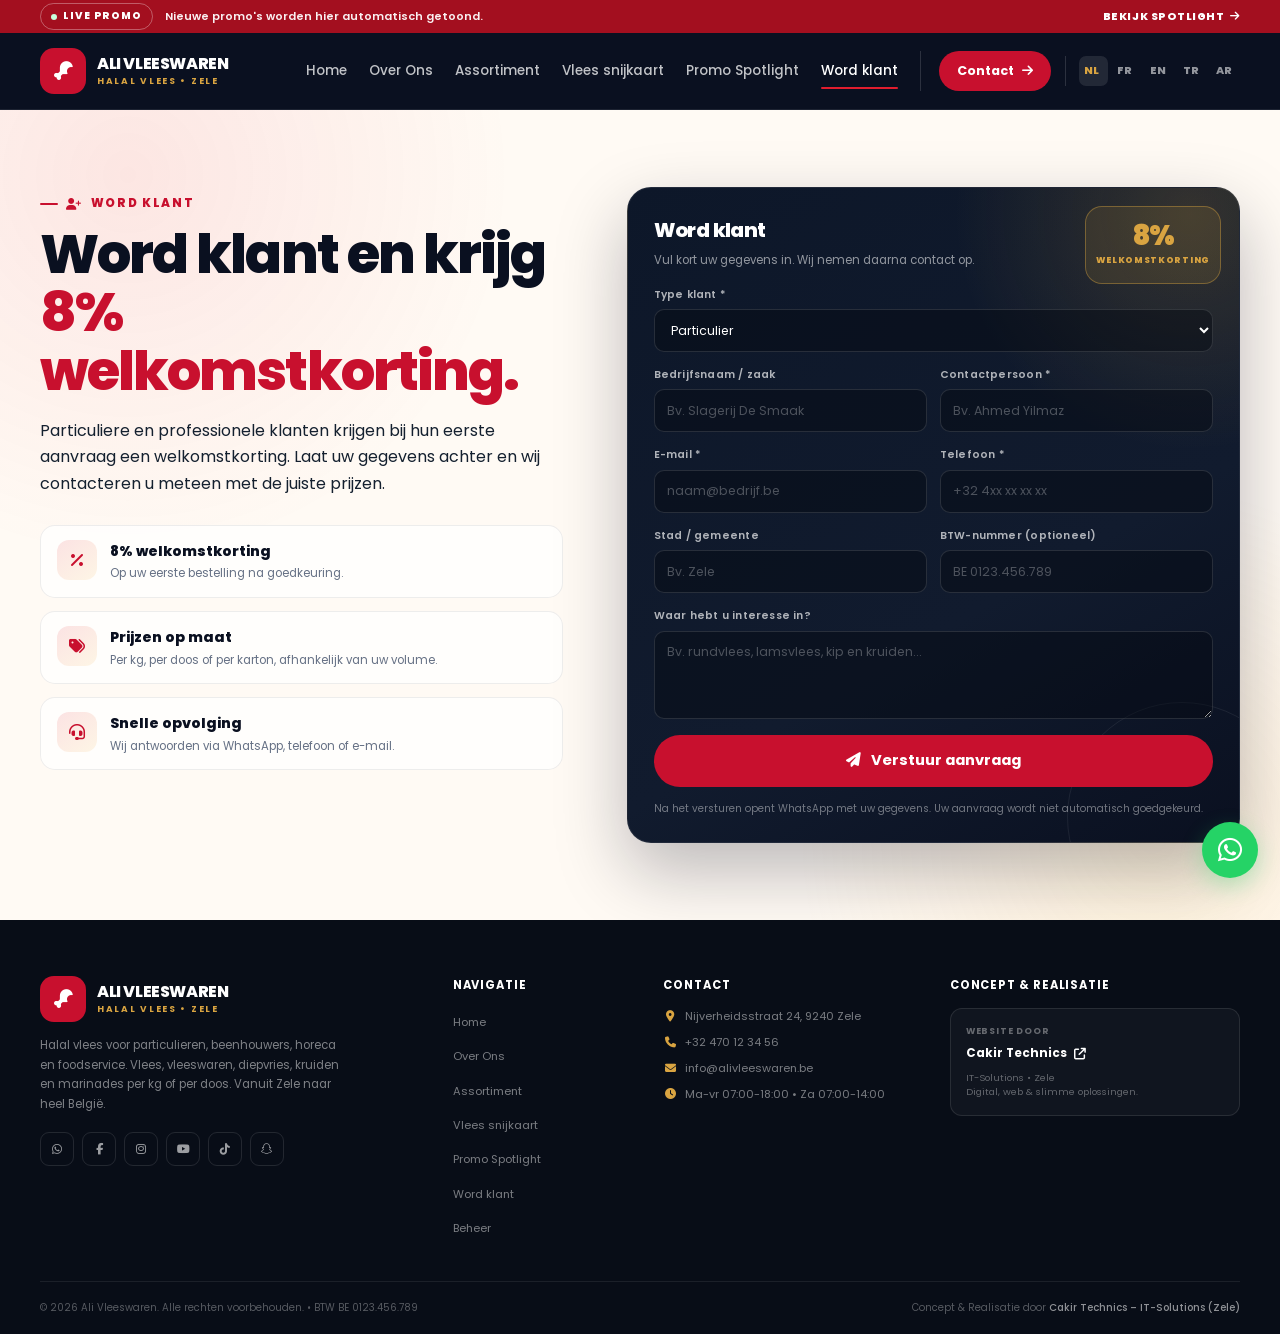
<file: klanten/nl/index.html>
<!DOCTYPE html>
<html lang="nl" dir="ltr" data-page-language="nl" data-asset-base="../../" data-keep-title="true">
<head>
  <meta charset="UTF-8">
  <meta name="viewport" content="width=device-width, initial-scale=1.0">
  <meta name="description" content="Ali Vleeswaren is een halal vleeshandelaar in Zele voor particulieren, beenhouwers, horeca en foodservice. Rund-, lam- en kippenvlees per kg of per doos van 5, 10 en 20 kg. Ook vleeswaren, diepvries, kruiden en marinades.">
  <meta name="theme-color" content="#0a1020">
  <title>Word klant | Ali Vleeswaren</title>
  <link rel="preconnect" href="https://fonts.googleapis.com">
  <link rel="preconnect" href="https://fonts.gstatic.com" crossorigin>
  <link href="https://fonts.googleapis.com/css2?family=Noto+Sans+Arabic:wght@400;500;600;700;800&family=Poppins:wght@300;400;500;600;700;800;900&display=swap" rel="stylesheet">
  <link rel="stylesheet" href="https://cdnjs.cloudflare.com/ajax/libs/font-awesome/6.5.2/css/all.min.css">
  <link rel="icon" href="../../favicon.svg" type="image/svg+xml">
  <link rel="stylesheet" href="../../style.css">
</head>
<body>
  <header class="site-header">
    <div class="topbar">
      <div class="container topbar-inner">
        <span class="topbar-label"><span class="live-dot"></span> <span data-i18n="topbar.live">Live promo</span></span>
        <span id="tickerPromoText">Nieuwe promo's worden hier automatisch getoond.</span>
        <a href="../../nl/#promo-spotlight" class="topbar-link"><span data-i18n="topbar.spotlight">Bekijk spotlight</span> <i class="fa-solid fa-arrow-right"></i></a>
      </div>
    </div>

    <div class="navbar-shell">
      <nav class="container navbar" aria-label="Hoofdnavigatie">
        <a href="../../nl/" class="brand" aria-label="Ali Vleeswaren home">
          <span class="brand-mark"><i class="fa-solid fa-drumstick-bite"></i></span>
          <span class="brand-copy">
            <span class="brand-name">Ali Vleeswaren</span>
            <span class="brand-sub" data-i18n="brand.sub">Halal vlees &bull; Zele</span>
          </span>
        </a>

        <button type="button" class="menu-toggle" id="menuToggle" aria-label="Menu openen" aria-expanded="false" aria-controls="navMenu">
          <i class="fa-solid fa-bars"></i>
        </button>

        <div class="nav-menu" id="navMenu">
          <div class="mobile-menu-head">
            <a href="../../nl/" class="brand" aria-label="Ali Vleeswaren home">
              <span class="brand-mark"><i class="fa-solid fa-drumstick-bite"></i></span>
              <span class="brand-copy">
                <span class="brand-name">Ali Vleeswaren</span>
                <span class="brand-sub" data-i18n="brand.sub">Halal vlees &bull; Zele</span>
              </span>
            </a>
            <button type="button" class="menu-close" id="menuClose" aria-label="Menu sluiten">
              <i class="fa-solid fa-xmark"></i>
            </button>
          </div>

          <ul class="nav-links">
            <li><a href="../../nl/" class="active" data-nav="home" data-i18n="nav.home">Home</a></li>
            <li><a href="../../nl/#over-ons" data-nav="over-ons" data-i18n="nav.about">Over Ons</a></li>
            <li><a href="../../nl/#assortiment" data-nav="assortiment" data-i18n="nav.assortment">Assortiment</a></li>
            <li><a href="../../nl/#rundvlees-snijkaart" data-nav="rundvlees-snijkaart" data-i18n="cuts.kicker">Rundvlees snijkaart</a></li>
            <li><a href="../../nl/#promo-spotlight" data-nav="promo-spotlight" data-i18n="nav.promo">Promo Spotlight</a></li>
            <li><a href="#word-klant" data-nav="word-klant" data-i18n="nav.customer">Word klant</a></li>
          </ul>

          <div class="nav-actions">
            <a href="../../nl/#contact" class="nav-contact" data-nav="contact"><span data-i18n="nav.contact">Contact</span> <i class="fa-solid fa-arrow-right"></i></a>
            <div class="lang-switch" role="group" aria-label="Taal kiezen" data-i18n-aria-label="lang.label">
              <a class="lang-btn" data-lang="nl" href="../nl/" aria-current="page">NL</a>
              <a class="lang-btn" data-lang="fr" href="../fr/">FR</a>
              <a class="lang-btn" data-lang="en" href="../en/">EN</a>
              <a class="lang-btn" data-lang="tr" href="../tr/">TR</a>
              <a class="lang-btn" data-lang="ar" href="../ar/">AR</a>
            </div>
          </div>
        </div>
      </nav>
    </div>
    <div class="nav-backdrop" id="navBackdrop"></div>
  </header>
  <main>
    <section class="section customer-section" id="word-klant">
      <div class="container">
        <div class="customer-grid">
          <div class="customer-copy reveal">
            <span class="section-kicker"><i class="fa-solid fa-user-plus"></i> <span data-i18n="customer.kicker">Word klant</span></span>
            <h2 class="section-title" data-i18n-html="customer.title">Word klant en krijg <span class="accent">8% welkomstkorting.</span></h2>
            <p class="lead" data-i18n="customer.subtitle">Particuliere en professionele klanten krijgen bij hun eerste aanvraag een welkomstkorting. Laat uw gegevens achter en wij contacteren u meteen met de juiste prijzen.</p>

            <ul class="customer-benefits">
              <li>
                <span class="customer-benefit-icon"><i class="fa-solid fa-percent"></i></span>
                <div>
                  <strong data-i18n="customer.b1Title">8% welkomstkorting</strong>
                  <span data-i18n="customer.b1Text">Op uw eerste bestelling na goedkeuring.</span>
                </div>
              </li>
              <li>
                <span class="customer-benefit-icon"><i class="fa-solid fa-tags"></i></span>
                <div>
                  <strong data-i18n="customer.b2Title">Prijzen op maat</strong>
                  <span data-i18n="customer.b2Text">Per kg, per doos of per karton, afhankelijk van uw volume.</span>
                </div>
              </li>
              <li>
                <span class="customer-benefit-icon"><i class="fa-solid fa-headset"></i></span>
                <div>
                  <strong data-i18n="customer.b3Title">Snelle opvolging</strong>
                  <span data-i18n="customer.b3Text">Wij antwoorden via WhatsApp, telefoon of e-mail.</span>
                </div>
              </li>
            </ul>
          </div>

          <div class="customer-card reveal">
            <div class="customer-discount">
              <strong id="discountPercent">8%</strong>
              <span data-i18n="customer.discount">welkomstkorting</span>
            </div>

            <form class="customer-form" id="customerForm">
              <div class="customer-form-head">
                <h3 data-i18n="customer.formTitle">Word klant</h3>
                <p data-i18n="customer.formText">Vul kort uw gegevens in. Wij nemen daarna contact op.</p>
              </div>

              <div class="field">
                <label for="cType" data-i18n="customer.type">Type klant *</label>
                <select id="cType" name="type" required>
                  <option value="particulier" data-i18n="customer.typePrivate">Particulier</option>
                  <option value="groothandel" data-i18n="customer.typeWholesale">Groothandel / horeca</option>
                </select>
              </div>

              <div class="form-row">
                <div class="field">
                  <label for="cBusiness" data-i18n="customer.business">Bedrijfsnaam / zaak</label>
                  <input type="text" id="cBusiness" name="business" autocomplete="organization" placeholder="Bv. Slagerij De Smaak" data-i18n-placeholder="customer.businessPlaceholder">
                </div>
                <div class="field">
                  <label for="cName" data-i18n="customer.name">Contactpersoon *</label>
                  <input type="text" id="cName" name="name" autocomplete="name" placeholder="Bv. Ahmed Yilmaz" data-i18n-placeholder="customer.namePlaceholder" required>
                </div>
              </div>

              <div class="form-row">
                <div class="field">
                  <label for="cEmail" data-i18n="customer.email">E-mail *</label>
                  <input type="email" id="cEmail" name="email" autocomplete="email" placeholder="naam@bedrijf.be" data-i18n-placeholder="customer.emailPlaceholder" required>
                </div>
                <div class="field">
                  <label for="cPhone" data-i18n="customer.phone">Telefoon *</label>
                  <input type="tel" id="cPhone" name="phone" autocomplete="tel" placeholder="+32 4xx xx xx xx" required>
                </div>
              </div>

              <div class="form-row">
                <div class="field">
                  <label for="cCity" data-i18n="customer.city">Stad / gemeente</label>
                  <input type="text" id="cCity" name="city" autocomplete="address-level2" placeholder="Bv. Zele" data-i18n-placeholder="customer.cityPlaceholder">
                </div>
                <div class="field">
                  <label for="cVat" data-i18n="customer.vat">BTW-nummer (optioneel)</label>
                  <input type="text" id="cVat" name="vat" placeholder="BE 0123.456.789">
                </div>
              </div>

              <div class="field">
                <label for="cMessage" data-i18n="customer.message">Waar hebt u interesse in?</label>
                <textarea id="cMessage" name="message" placeholder="Bv. rundvlees, lamsvlees, kip en kruiden..." data-i18n-placeholder="customer.messagePlaceholder"></textarea>
              </div>

              <button type="submit" class="btn btn-primary customer-submit"><i class="fa-solid fa-paper-plane"></i> <span data-i18n="customer.submit">Verstuur aanvraag</span></button>
              <p class="customer-form-note" data-i18n="customer.formNote">Na het versturen opent WhatsApp met uw gegevens. Uw aanvraag wordt niet automatisch goedgekeurd.</p>
            </form>

            <div class="customer-success" id="customerSuccess" hidden aria-live="polite">
              <span class="customer-success-icon"><i class="fa-solid fa-check"></i></span>
              <h3 data-i18n="customer.successTitle">Bedankt! Uw aanvraag is klaar.</h3>
              <p data-i18n="customer.successText">Verstuur uw gegevens via WhatsApp of e-mail. Na bevestiging ontvangt u de welkomstkorting.</p>
              <div class="discount-code">
                <small data-i18n="customer.codeLabel">Uw kortingscode</small>
                <strong id="discountCode">WELKOM8</strong>
              </div>
              <div class="customer-success-actions">
                <a href="#" id="customerWhatsApp" target="_blank" rel="noopener noreferrer" class="btn btn-whatsapp"><i class="fa-brands fa-whatsapp"></i> <span data-i18n="customer.whatsapp">Verstuur via WhatsApp</span></a>
                <a href="#" id="customerMail" class="btn btn-dark"><i class="fa-solid fa-envelope"></i> <span data-i18n="customer.mail">Verstuur via e-mail</span></a>
              </div>
              <button type="button" class="customer-again" id="customerAgain" data-i18n="customer.again">Nieuwe aanvraag</button>
            </div>
          </div>
        </div>
      </div>
    </section>
  </main>
  <footer class="main-footer">
    <div class="container">
      <div class="footer-grid">
        <div class="footer-col footer-brand">
          <a href="../../nl/" class="brand" aria-label="Ali Vleeswaren home">
            <span class="brand-mark"><i class="fa-solid fa-drumstick-bite"></i></span>
            <span class="brand-copy">
              <span class="brand-name">Ali Vleeswaren</span>
              <span class="brand-sub" data-i18n="brand.sub">Halal vlees &bull; Zele</span>
            </span>
          </a>
          <p data-i18n="footer.about">Halal vlees voor particulieren, beenhouwers, horeca en foodservice. Vlees, vleeswaren, diepvries, kruiden en marinades per kg of per doos. Vanuit Zele naar heel België.</p>
          <div class="footer-socials" aria-label="Social media">
            <a href="https://wa.me/32470123456" target="_blank" rel="noopener noreferrer" aria-label="WhatsApp"><i class="fa-brands fa-whatsapp"></i></a>
            <a href="https://www.facebook.com/alivleeswaren" target="_blank" rel="noopener noreferrer" aria-label="Facebook"><i class="fa-brands fa-facebook-f"></i></a>
            <a href="https://www.instagram.com/alivleeswaren" target="_blank" rel="noopener noreferrer" aria-label="Instagram"><i class="fa-brands fa-instagram"></i></a>
            <a href="https://www.youtube.com/@alivleeswaren" target="_blank" rel="noopener noreferrer" aria-label="YouTube"><i class="fa-brands fa-youtube"></i></a>
            <a href="https://www.tiktok.com/@alivleeswaren" target="_blank" rel="noopener noreferrer" aria-label="TikTok"><i class="fa-brands fa-tiktok"></i></a>
            <a href="https://www.snapchat.com/add/alivleeswaren" target="_blank" rel="noopener noreferrer" aria-label="Snapchat"><i class="fa-brands fa-snapchat"></i></a>
          </div>
        </div>

        <div class="footer-col">
          <h4 data-i18n="footer.nav">Navigatie</h4>
          <ul class="footer-links">
            <li><a href="../../nl/" data-i18n="nav.home">Home</a></li>
            <li><a href="../../nl/#over-ons" data-i18n="nav.about">Over Ons</a></li>
            <li><a href="../../nl/#assortiment" data-i18n="nav.assortment">Assortiment</a></li>
            <li><a href="../../nl/#rundvlees-snijkaart" data-i18n="cuts.kicker">Rundvlees snijkaart</a></li>
            <li><a href="../../nl/#promo-spotlight" data-i18n="nav.promo">Promo Spotlight</a></li>
            <li><a href="#word-klant" data-i18n="nav.customer">Word klant</a></li>
            <li><a href="../../admin/" data-i18n="nav.admin">Beheer</a></li>
          </ul>
        </div>

        <div class="footer-col">
          <h4 data-i18n="footer.contact">Contact</h4>
          <div class="footer-contact">
            <span><i class="fa-solid fa-location-dot"></i> Nijverheidsstraat 24, 9240 Zele</span>
            <a href="tel:+32470123456"><i class="fa-solid fa-phone"></i> +32 470 12 34 56</a>
            <a href="mailto:info@alivleeswaren.be"><i class="fa-solid fa-envelope"></i> info@alivleeswaren.be</a>
            <span><i class="fa-solid fa-clock"></i> <span data-i18n="footer.hours">Ma-vr 07:00-18:00 &bull; Za 07:00-14:00</span></span>
          </div>
        </div>

        <div class="footer-col">
          <h4 data-i18n="footer.agencyTitle">Concept &amp; realisatie</h4>
          <div class="agency-card">
            <span data-i18n="footer.agencyBy">Website door</span>
            <a href="https://www.it-solutions-cakir.be/nl/" target="_blank" rel="noopener noreferrer">Cakir Technics <i class="fa-solid fa-arrow-up-right-from-square"></i></a>
            <small data-i18n-html="footer.agencyDesc">IT-Solutions &bull; Zele<br>Digital, web &amp; slimme oplossingen.</small>
          </div>
        </div>
      </div>

      <div class="footer-bottom">
        <span data-i18n="footer.rights">&copy; 2026 Ali Vleeswaren. Alle rechten voorbehouden. &bull; BTW BE 0123.456.789</span>
        <span><span data-i18n="footer.credit">Concept &amp; Realisatie door</span> <a href="https://www.it-solutions-cakir.be/nl/" target="_blank" rel="noopener noreferrer">Cakir Technics – IT-Solutions (Zele)</a></span>
      </div>
    </div>
  </footer>
  <a href="https://wa.me/32470123456?text=Dag%20Ali%20Vleeswaren%2C%20ik%20heb%20een%20vraag." target="_blank" rel="noopener noreferrer" class="whatsapp-float" aria-label="Chat via WhatsApp" data-wa-key="wa.general" data-track="whatsapp_float">
    <i class="fa-brands fa-whatsapp"></i>
  </a>
    <div class="toast" id="toast" role="status" aria-live="polite">
    <span class="toast-icon" id="toastIcon"><i class="fa-solid fa-check"></i></span>
    <div class="toast-copy">
      <strong id="toastTitle"></strong>
      <span id="toastMessage"></span>
    </div>
    <button type="button" class="toast-close" id="toastClose" aria-label="Melding sluiten"><i class="fa-solid fa-xmark"></i></button>
  </div>
  <script src="../../translations.js"></script>
  <script src="../../script.js"></script>
</body>
</html>
</file>
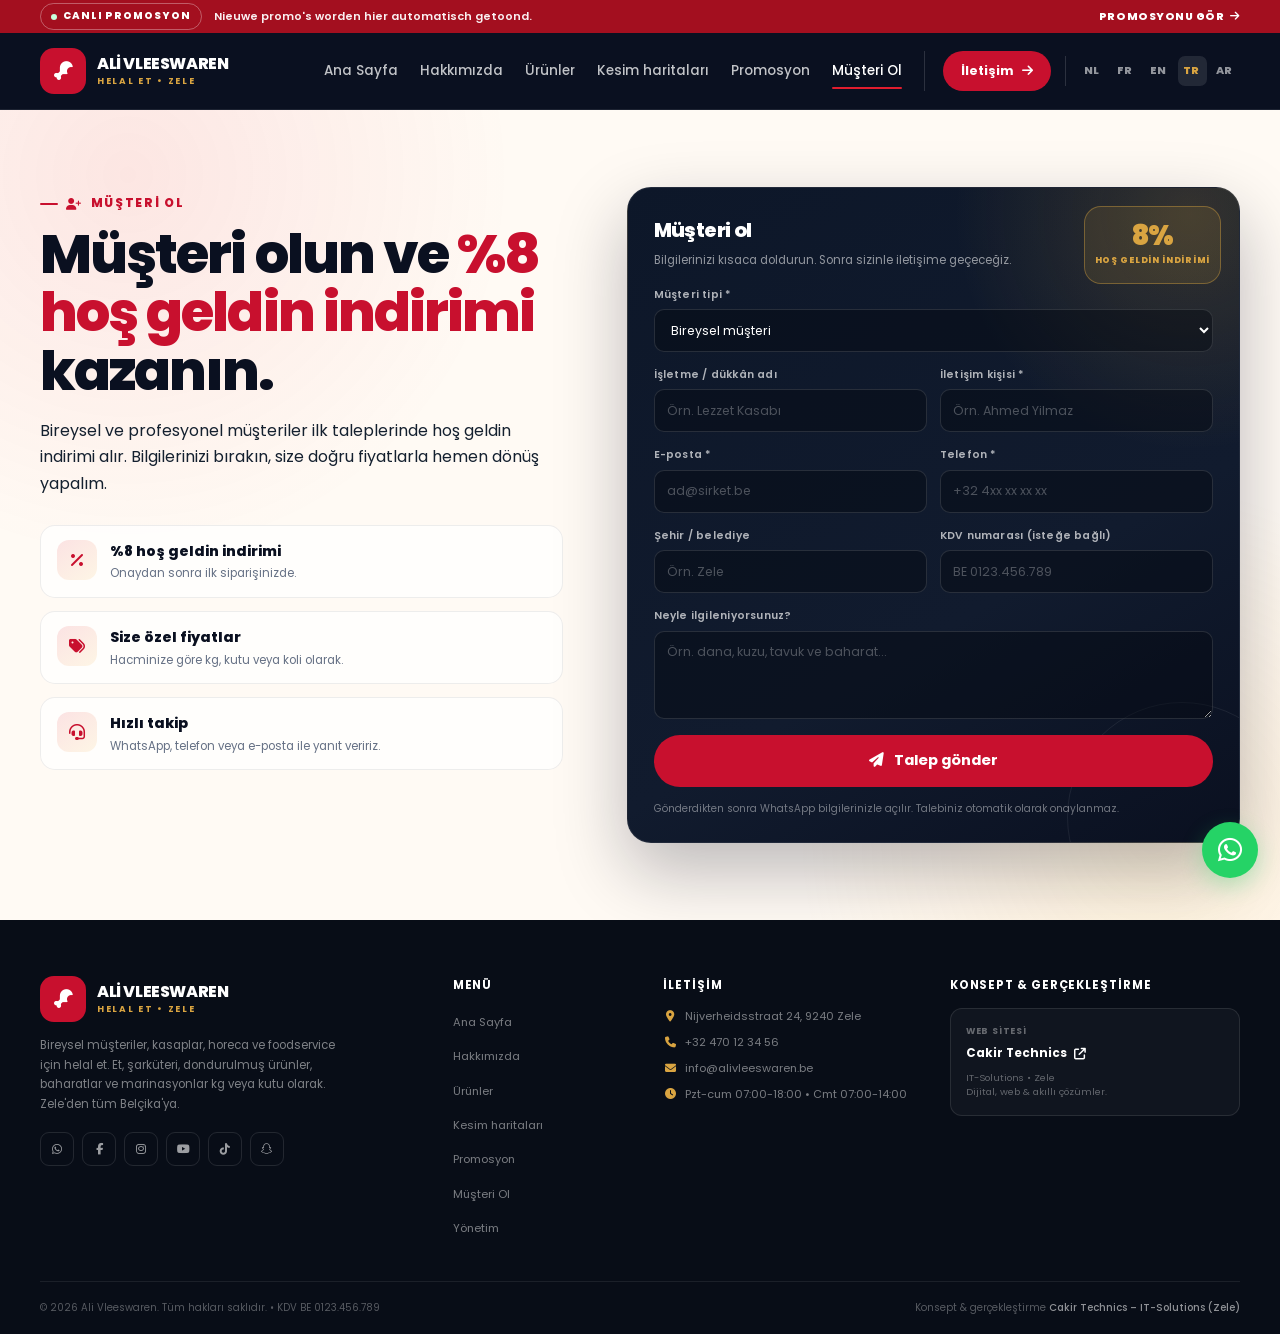
<file: klanten/tr/index.html>
<!DOCTYPE html>
<html lang="tr" dir="ltr" data-page-language="tr" data-asset-base="../../" data-keep-title="true">
<head>
  <meta charset="UTF-8">
  <meta name="viewport" content="width=device-width, initial-scale=1.0">
  <meta name="description" content="Ali Vleeswaren, Zele'de bireysel müşteriler, kasaplar, horeca ve foodservice için helal et tedarikçisidir. Dana, kuzu ve tavuk eti kg veya 5, 10 ve 20 kg kutularda. Ayrıca şarküteri, dondurulmuş ürünler, baharatlar ve marinasyonlar.">
  <meta name="theme-color" content="#0a1020">
  <title>Müşteri olun | Ali Vleeswaren</title>
  <link rel="preconnect" href="https://fonts.googleapis.com">
  <link rel="preconnect" href="https://fonts.gstatic.com" crossorigin>
  <link href="https://fonts.googleapis.com/css2?family=Noto+Sans+Arabic:wght@400;500;600;700;800&family=Poppins:wght@300;400;500;600;700;800;900&display=swap" rel="stylesheet">
  <link rel="stylesheet" href="https://cdnjs.cloudflare.com/ajax/libs/font-awesome/6.5.2/css/all.min.css">
  <link rel="icon" href="../../favicon.svg" type="image/svg+xml">
  <link rel="stylesheet" href="../../style.css">
</head>
<body>
  <header class="site-header">
    <div class="topbar">
      <div class="container topbar-inner">
        <span class="topbar-label"><span class="live-dot"></span> <span data-i18n="topbar.live">Live promo</span></span>
        <span id="tickerPromoText">Nieuwe promo's worden hier automatisch getoond.</span>
        <a href="../../tr/#promo-spotlight" class="topbar-link"><span data-i18n="topbar.spotlight">Bekijk spotlight</span> <i class="fa-solid fa-arrow-right"></i></a>
      </div>
    </div>

    <div class="navbar-shell">
      <nav class="container navbar" aria-label="Hoofdnavigatie">
        <a href="../../tr/" class="brand" aria-label="Ali Vleeswaren home">
          <span class="brand-mark"><i class="fa-solid fa-drumstick-bite"></i></span>
          <span class="brand-copy">
            <span class="brand-name">Ali Vleeswaren</span>
            <span class="brand-sub" data-i18n="brand.sub">Halal vlees &bull; Zele</span>
          </span>
        </a>

        <button type="button" class="menu-toggle" id="menuToggle" aria-label="Menu openen" aria-expanded="false" aria-controls="navMenu">
          <i class="fa-solid fa-bars"></i>
        </button>

        <div class="nav-menu" id="navMenu">
          <div class="mobile-menu-head">
            <a href="../../tr/" class="brand" aria-label="Ali Vleeswaren home">
              <span class="brand-mark"><i class="fa-solid fa-drumstick-bite"></i></span>
              <span class="brand-copy">
                <span class="brand-name">Ali Vleeswaren</span>
                <span class="brand-sub" data-i18n="brand.sub">Halal vlees &bull; Zele</span>
              </span>
            </a>
            <button type="button" class="menu-close" id="menuClose" aria-label="Menu sluiten">
              <i class="fa-solid fa-xmark"></i>
            </button>
          </div>

          <ul class="nav-links">
            <li><a href="../../tr/" class="active" data-nav="home" data-i18n="nav.home">Home</a></li>
            <li><a href="../../tr/#over-ons" data-nav="over-ons" data-i18n="nav.about">Over Ons</a></li>
            <li><a href="../../tr/#assortiment" data-nav="assortiment" data-i18n="nav.assortment">Assortiment</a></li>
            <li><a href="../../tr/#rundvlees-snijkaart" data-nav="rundvlees-snijkaart" data-i18n="cuts.kicker">Rundvlees snijkaart</a></li>
            <li><a href="../../tr/#promo-spotlight" data-nav="promo-spotlight" data-i18n="nav.promo">Promo Spotlight</a></li>
            <li><a href="#word-klant" data-nav="word-klant" data-i18n="nav.customer">Word klant</a></li>
          </ul>

          <div class="nav-actions">
            <a href="../../tr/#contact" class="nav-contact" data-nav="contact"><span data-i18n="nav.contact">Contact</span> <i class="fa-solid fa-arrow-right"></i></a>
            <div class="lang-switch" role="group" aria-label="Taal kiezen" data-i18n-aria-label="lang.label">
              <a class="lang-btn" data-lang="nl" href="../nl/" aria-current="page">NL</a>
              <a class="lang-btn" data-lang="fr" href="../fr/">FR</a>
              <a class="lang-btn" data-lang="en" href="../en/">EN</a>
              <a class="lang-btn" data-lang="tr" href="../tr/">TR</a>
              <a class="lang-btn" data-lang="ar" href="../ar/">AR</a>
            </div>
          </div>
        </div>
      </nav>
    </div>
    <div class="nav-backdrop" id="navBackdrop"></div>
  </header>
  <main>
    <section class="section customer-section" id="word-klant">
      <div class="container">
        <div class="customer-grid">
          <div class="customer-copy reveal">
            <span class="section-kicker"><i class="fa-solid fa-user-plus"></i> <span data-i18n="customer.kicker">Word klant</span></span>
            <h2 class="section-title" data-i18n-html="customer.title">Word klant en krijg <span class="accent">8% welkomstkorting.</span></h2>
            <p class="lead" data-i18n="customer.subtitle">Particuliere en professionele klanten krijgen bij hun eerste aanvraag een welkomstkorting. Laat uw gegevens achter en wij contacteren u meteen met de juiste prijzen.</p>

            <ul class="customer-benefits">
              <li>
                <span class="customer-benefit-icon"><i class="fa-solid fa-percent"></i></span>
                <div>
                  <strong data-i18n="customer.b1Title">8% welkomstkorting</strong>
                  <span data-i18n="customer.b1Text">Op uw eerste bestelling na goedkeuring.</span>
                </div>
              </li>
              <li>
                <span class="customer-benefit-icon"><i class="fa-solid fa-tags"></i></span>
                <div>
                  <strong data-i18n="customer.b2Title">Prijzen op maat</strong>
                  <span data-i18n="customer.b2Text">Per kg, per doos of per karton, afhankelijk van uw volume.</span>
                </div>
              </li>
              <li>
                <span class="customer-benefit-icon"><i class="fa-solid fa-headset"></i></span>
                <div>
                  <strong data-i18n="customer.b3Title">Snelle opvolging</strong>
                  <span data-i18n="customer.b3Text">Wij antwoorden via WhatsApp, telefoon of e-mail.</span>
                </div>
              </li>
            </ul>
          </div>

          <div class="customer-card reveal">
            <div class="customer-discount">
              <strong id="discountPercent">8%</strong>
              <span data-i18n="customer.discount">welkomstkorting</span>
            </div>

            <form class="customer-form" id="customerForm">
              <div class="customer-form-head">
                <h3 data-i18n="customer.formTitle">Word klant</h3>
                <p data-i18n="customer.formText">Vul kort uw gegevens in. Wij nemen daarna contact op.</p>
              </div>

              <div class="field">
                <label for="cType" data-i18n="customer.type">Type klant *</label>
                <select id="cType" name="type" required>
                  <option value="particulier" data-i18n="customer.typePrivate">Particulier</option>
                  <option value="groothandel" data-i18n="customer.typeWholesale">Groothandel / horeca</option>
                </select>
              </div>

              <div class="form-row">
                <div class="field">
                  <label for="cBusiness" data-i18n="customer.business">Bedrijfsnaam / zaak</label>
                  <input type="text" id="cBusiness" name="business" autocomplete="organization" placeholder="Bv. Slagerij De Smaak" data-i18n-placeholder="customer.businessPlaceholder">
                </div>
                <div class="field">
                  <label for="cName" data-i18n="customer.name">Contactpersoon *</label>
                  <input type="text" id="cName" name="name" autocomplete="name" placeholder="Bv. Ahmed Yilmaz" data-i18n-placeholder="customer.namePlaceholder" required>
                </div>
              </div>

              <div class="form-row">
                <div class="field">
                  <label for="cEmail" data-i18n="customer.email">E-mail *</label>
                  <input type="email" id="cEmail" name="email" autocomplete="email" placeholder="naam@bedrijf.be" data-i18n-placeholder="customer.emailPlaceholder" required>
                </div>
                <div class="field">
                  <label for="cPhone" data-i18n="customer.phone">Telefoon *</label>
                  <input type="tel" id="cPhone" name="phone" autocomplete="tel" placeholder="+32 4xx xx xx xx" required>
                </div>
              </div>

              <div class="form-row">
                <div class="field">
                  <label for="cCity" data-i18n="customer.city">Stad / gemeente</label>
                  <input type="text" id="cCity" name="city" autocomplete="address-level2" placeholder="Bv. Zele" data-i18n-placeholder="customer.cityPlaceholder">
                </div>
                <div class="field">
                  <label for="cVat" data-i18n="customer.vat">BTW-nummer (optioneel)</label>
                  <input type="text" id="cVat" name="vat" placeholder="BE 0123.456.789">
                </div>
              </div>

              <div class="field">
                <label for="cMessage" data-i18n="customer.message">Waar hebt u interesse in?</label>
                <textarea id="cMessage" name="message" placeholder="Bv. rundvlees, lamsvlees, kip en kruiden..." data-i18n-placeholder="customer.messagePlaceholder"></textarea>
              </div>

              <button type="submit" class="btn btn-primary customer-submit"><i class="fa-solid fa-paper-plane"></i> <span data-i18n="customer.submit">Verstuur aanvraag</span></button>
              <p class="customer-form-note" data-i18n="customer.formNote">Na het versturen opent WhatsApp met uw gegevens. Uw aanvraag wordt niet automatisch goedgekeurd.</p>
            </form>

            <div class="customer-success" id="customerSuccess" hidden aria-live="polite">
              <span class="customer-success-icon"><i class="fa-solid fa-check"></i></span>
              <h3 data-i18n="customer.successTitle">Bedankt! Uw aanvraag is klaar.</h3>
              <p data-i18n="customer.successText">Verstuur uw gegevens via WhatsApp of e-mail. Na bevestiging ontvangt u de welkomstkorting.</p>
              <div class="discount-code">
                <small data-i18n="customer.codeLabel">Uw kortingscode</small>
                <strong id="discountCode">WELKOM8</strong>
              </div>
              <div class="customer-success-actions">
                <a href="#" id="customerWhatsApp" target="_blank" rel="noopener noreferrer" class="btn btn-whatsapp"><i class="fa-brands fa-whatsapp"></i> <span data-i18n="customer.whatsapp">Verstuur via WhatsApp</span></a>
                <a href="#" id="customerMail" class="btn btn-dark"><i class="fa-solid fa-envelope"></i> <span data-i18n="customer.mail">Verstuur via e-mail</span></a>
              </div>
              <button type="button" class="customer-again" id="customerAgain" data-i18n="customer.again">Nieuwe aanvraag</button>
            </div>
          </div>
        </div>
      </div>
    </section>
  </main>
  <footer class="main-footer">
    <div class="container">
      <div class="footer-grid">
        <div class="footer-col footer-brand">
          <a href="../../tr/" class="brand" aria-label="Ali Vleeswaren home">
            <span class="brand-mark"><i class="fa-solid fa-drumstick-bite"></i></span>
            <span class="brand-copy">
              <span class="brand-name">Ali Vleeswaren</span>
              <span class="brand-sub" data-i18n="brand.sub">Halal vlees &bull; Zele</span>
            </span>
          </a>
          <p data-i18n="footer.about">Halal vlees voor particulieren, beenhouwers, horeca en foodservice. Vlees, vleeswaren, diepvries, kruiden en marinades per kg of per doos. Vanuit Zele naar heel België.</p>
          <div class="footer-socials" aria-label="Social media">
            <a href="https://wa.me/32470123456" target="_blank" rel="noopener noreferrer" aria-label="WhatsApp"><i class="fa-brands fa-whatsapp"></i></a>
            <a href="https://www.facebook.com/alivleeswaren" target="_blank" rel="noopener noreferrer" aria-label="Facebook"><i class="fa-brands fa-facebook-f"></i></a>
            <a href="https://www.instagram.com/alivleeswaren" target="_blank" rel="noopener noreferrer" aria-label="Instagram"><i class="fa-brands fa-instagram"></i></a>
            <a href="https://www.youtube.com/@alivleeswaren" target="_blank" rel="noopener noreferrer" aria-label="YouTube"><i class="fa-brands fa-youtube"></i></a>
            <a href="https://www.tiktok.com/@alivleeswaren" target="_blank" rel="noopener noreferrer" aria-label="TikTok"><i class="fa-brands fa-tiktok"></i></a>
            <a href="https://www.snapchat.com/add/alivleeswaren" target="_blank" rel="noopener noreferrer" aria-label="Snapchat"><i class="fa-brands fa-snapchat"></i></a>
          </div>
        </div>

        <div class="footer-col">
          <h4 data-i18n="footer.nav">Navigatie</h4>
          <ul class="footer-links">
            <li><a href="../../tr/" data-i18n="nav.home">Home</a></li>
            <li><a href="../../tr/#over-ons" data-i18n="nav.about">Over Ons</a></li>
            <li><a href="../../tr/#assortiment" data-i18n="nav.assortment">Assortiment</a></li>
            <li><a href="../../tr/#rundvlees-snijkaart" data-i18n="cuts.kicker">Rundvlees snijkaart</a></li>
            <li><a href="../../tr/#promo-spotlight" data-i18n="nav.promo">Promo Spotlight</a></li>
            <li><a href="#word-klant" data-i18n="nav.customer">Word klant</a></li>
            <li><a href="../../admin/" data-i18n="nav.admin">Beheer</a></li>
          </ul>
        </div>

        <div class="footer-col">
          <h4 data-i18n="footer.contact">Contact</h4>
          <div class="footer-contact">
            <span><i class="fa-solid fa-location-dot"></i> Nijverheidsstraat 24, 9240 Zele</span>
            <a href="tel:+32470123456"><i class="fa-solid fa-phone"></i> +32 470 12 34 56</a>
            <a href="mailto:info@alivleeswaren.be"><i class="fa-solid fa-envelope"></i> info@alivleeswaren.be</a>
            <span><i class="fa-solid fa-clock"></i> <span data-i18n="footer.hours">Ma-vr 07:00-18:00 &bull; Za 07:00-14:00</span></span>
          </div>
        </div>

        <div class="footer-col">
          <h4 data-i18n="footer.agencyTitle">Concept &amp; realisatie</h4>
          <div class="agency-card">
            <span data-i18n="footer.agencyBy">Website door</span>
            <a href="https://www.it-solutions-cakir.be/nl/" target="_blank" rel="noopener noreferrer">Cakir Technics <i class="fa-solid fa-arrow-up-right-from-square"></i></a>
            <small data-i18n-html="footer.agencyDesc">IT-Solutions &bull; Zele<br>Digital, web &amp; slimme oplossingen.</small>
          </div>
        </div>
      </div>

      <div class="footer-bottom">
        <span data-i18n="footer.rights">&copy; 2026 Ali Vleeswaren. Alle rechten voorbehouden. &bull; BTW BE 0123.456.789</span>
        <span><span data-i18n="footer.credit">Concept &amp; Realisatie door</span> <a href="https://www.it-solutions-cakir.be/nl/" target="_blank" rel="noopener noreferrer">Cakir Technics – IT-Solutions (Zele)</a></span>
      </div>
    </div>
  </footer>
  <a href="https://wa.me/32470123456?text=Dag%20Ali%20Vleeswaren%2C%20ik%20heb%20een%20vraag." target="_blank" rel="noopener noreferrer" class="whatsapp-float" aria-label="Chat via WhatsApp" data-wa-key="wa.general" data-track="whatsapp_float">
    <i class="fa-brands fa-whatsapp"></i>
  </a>
    <div class="toast" id="toast" role="status" aria-live="polite">
    <span class="toast-icon" id="toastIcon"><i class="fa-solid fa-check"></i></span>
    <div class="toast-copy">
      <strong id="toastTitle"></strong>
      <span id="toastMessage"></span>
    </div>
    <button type="button" class="toast-close" id="toastClose" aria-label="Melding sluiten"><i class="fa-solid fa-xmark"></i></button>
  </div>
  <script src="../../translations.js"></script>
  <script src="../../script.js"></script>
</body>
</html>
</file>
<file: style.css>
:root {
      --ink: #0a1020;
      --ink-2: #0f1829;
      --ink-3: #162238;
      --accent: #c8102e;
      --accent-dark: #8f0b1c;
      --accent-light: #e11d2e;
      --gold: #d9a441;
      --green: #25d366;
      --bg: #f7f4ef;
      --surface: #ffffff;
      --surface-2: #fbf8f3;
      --border: #e7e0d6;
      --border-dark: rgba(255, 255, 255, 0.1);
      --text: #14202f;
      --muted: #667185;
      --white: #ffffff;
      --shadow-sm: 0 4px 14px rgba(17, 24, 39, 0.05);
      --shadow-md: 0 12px 30px rgba(17, 24, 39, 0.08);
      --shadow-lg: 0 18px 44px rgba(5, 12, 27, 0.13);
      --radius-sm: 12px;
      --radius-md: 18px;
      --radius-lg: 26px;
      --radius-xl: 34px;
      --radius-full: 999px;
      --container: 1200px;
      --tr: 0.28s ease;
    }

    *, *::before, *::after {
      box-sizing: border-box;
    }

    html {
      scroll-behavior: smooth;
    }

    body {
      margin: 0;
      font-family: "Poppins", sans-serif;
      background: var(--bg);
      color: var(--text);
      line-height: 1.7;
      overflow-x: hidden;
      -webkit-font-smoothing: antialiased;
    }

    body.menu-open {
      overflow: hidden;
    }

    img {
      display: block;
      max-width: 100%;
    }

    a {
      color: inherit;
      text-decoration: none;
    }

    button,
    input,
    textarea,
    select {
      font: inherit;
    }

    button {
      cursor: pointer;
    }

    ::selection {
      background: var(--accent);
      color: var(--white);
    }

    :focus-visible {
      outline: 3px solid rgba(244, 183, 64, 0.9);
      outline-offset: 3px;
    }

    body .container {
      width: min(var(--container), calc(100% - 40px));
      max-width: var(--container);
      margin: 0 auto;
    }

    .section {
      position: relative;
      padding: clamp(68px, 8vw, 110px) 0;
      scroll-margin-top: 132px;
    }

    .section-kicker {
      display: inline-flex;
      align-items: center;
      gap: 8px;
      margin-bottom: 14px;
      color: var(--accent);
      font-size: 0.74rem;
      font-weight: 800;
      letter-spacing: 0.17em;
      text-transform: uppercase;
    }

    .section-kicker::before {
      content: "";
      width: 26px;
      height: 2px;
      border-radius: var(--radius-full);
      background: currentColor;
    }

    .section-kicker.light {
      color: var(--gold);
    }

    .section-title {
      margin: 0;
      color: var(--ink);
      font-size: clamp(2.15rem, 4.4vw, 3.45rem);
      font-weight: 800;
      line-height: 1.06;
      letter-spacing: -0.045em;
    }

    .section-title .accent {
      color: var(--accent);
    }

    .section-title.light {
      color: var(--white);
    }

    .section-subtitle {
      max-width: 720px;
      margin: 18px auto 0;
      color: var(--muted);
      font-size: 1.02rem;
    }

    .section-subtitle.light {
      color: rgba(255, 255, 255, 0.68);
    }

    .section-heading {
      max-width: 820px;
      margin: 0 auto 48px;
      text-align: center;
    }

    .btn {
      display: inline-flex;
      align-items: center;
      justify-content: center;
      gap: 10px;
      min-height: 52px;
      padding: 13px 26px;
      border: 1px solid transparent;
      border-radius: var(--radius-full);
      font-size: 0.92rem;
      font-weight: 700;
      line-height: 1.2;
      transition: transform var(--tr), box-shadow var(--tr), background var(--tr), color var(--tr), border-color var(--tr);
    }

    .btn:hover {
      transform: translateY(-2px);
    }

    .btn-primary {
      background: linear-gradient(135deg, var(--accent-light), var(--accent-dark));
      color: var(--white);
      box-shadow: 0 14px 30px rgba(225, 29, 46, 0.3);
    }

    .btn-primary:hover {
      box-shadow: 0 18px 38px rgba(225, 29, 46, 0.42);
    }

    .btn-whatsapp {
      background: var(--green);
      color: #062c16;
      box-shadow: 0 14px 30px rgba(37, 211, 102, 0.25);
    }

    .btn-whatsapp:hover {
      background: #31e877;
      box-shadow: 0 18px 38px rgba(37, 211, 102, 0.35);
    }

    .btn-outline {
      border-color: rgba(255, 255, 255, 0.3);
      background: rgba(255, 255, 255, 0.06);
      color: var(--white);
      backdrop-filter: blur(6px);
    }

    .btn-outline:hover {
      border-color: var(--white);
      background: var(--white);
      color: var(--ink);
    }

    .btn-dark {
      background: var(--ink);
      color: var(--white);
    }

    .btn-dark:hover {
      background: var(--accent);
      box-shadow: 0 16px 34px rgba(225, 29, 46, 0.28);
    }

    .site-header {
      position: sticky;
      top: 0;
      z-index: 1000;
    }

    .topbar {
      position: relative;
      overflow: hidden;
      background: linear-gradient(90deg, #8e0917 0%, var(--accent) 45%, #b10f22 100%);
      color: var(--white);
    }

    .topbar::after {
      content: "";
      position: absolute;
      inset: 0;
      background:
        repeating-linear-gradient(115deg, transparent 0 16px, rgba(255, 255, 255, 0.06) 16px 17px);
      pointer-events: none;
    }

    .topbar-inner {
      position: relative;
      z-index: 1;
      display: flex;
      align-items: center;
      gap: 12px;
      min-height: 37px;
      font-size: 0.72rem;
      font-weight: 600;
      letter-spacing: 0.02em;
    }

    .topbar-label {
      display: inline-flex;
      align-items: center;
      gap: 6px;
      flex-shrink: 0;
      padding: 4px 10px;
      border: 1px solid rgba(255, 255, 255, 0.32);
      border-radius: var(--radius-full);
      font-size: 0.63rem;
      font-weight: 800;
      letter-spacing: 0.09em;
      text-transform: uppercase;
    }

    .live-dot {
      width: 6px;
      height: 6px;
      border-radius: 50%;
      background: #c8ffdc;
      box-shadow: 0 0 0 0 rgba(200, 255, 220, 0.7);
      animation: livePulse 1.8s infinite;
    }

    #tickerPromoText {
      min-width: 0;
      overflow: hidden;
      text-overflow: ellipsis;
      white-space: nowrap;
      color: rgba(255, 255, 255, 0.94);
    }

    .topbar-link {
      display: inline-flex;
      align-items: center;
      gap: 6px;
      margin-left: auto;
      flex-shrink: 0;
      color: var(--white);
      font-size: 0.67rem;
      font-weight: 800;
      letter-spacing: 0.05em;
      text-transform: uppercase;
    }

    .topbar-link:hover {
      text-decoration: underline;
      text-underline-offset: 4px;
    }

    .navbar-shell {
      background: rgba(10, 16, 32, 0.97);
      border-bottom: 1px solid rgba(255, 255, 255, 0.08);
      backdrop-filter: blur(18px);
    }

    .navbar {
      display: flex;
      align-items: center;
      justify-content: space-between;
      gap: 24px;
      min-height: 76px;
    }

    .brand {
      display: inline-flex;
      align-items: center;
      gap: 11px;
      flex-shrink: 0;
      color: var(--white);
    }

    .brand-mark {
      position: relative;
      display: inline-flex;
      align-items: center;
      justify-content: center;
      width: 46px;
      height: 46px;
      overflow: hidden;
      border-radius: 14px;
      background: linear-gradient(145deg, var(--accent-light), var(--accent-dark));
      color: var(--white);
      font-size: 1.18rem;
      box-shadow: 0 10px 24px rgba(225, 29, 46, 0.3), inset 0 1px 0 rgba(255, 255, 255, 0.22);
    }

    .brand-mark::after {
      content: "";
      position: absolute;
      right: -11px;
      bottom: -13px;
      width: 32px;
      height: 32px;
      border-radius: 50%;
      background: rgba(255, 255, 255, 0.14);
    }

    .brand-copy {
      display: flex;
      flex-direction: column;
      line-height: 1.04;
    }

    .brand-name {
      font-size: 1rem;
      font-weight: 800;
      letter-spacing: -0.025em;
      text-transform: uppercase;
    }

    .brand-sub {
      margin-top: 5px;
      color: var(--gold);
      font-size: 0.56rem;
      font-weight: 700;
      letter-spacing: 0.19em;
      text-transform: uppercase;
    }

    .nav-menu {
      display: flex;
      align-items: center;
      justify-content: flex-end;
      gap: 22px;
      flex: 1;
    }

    .nav-links {
      display: flex;
      align-items: center;
      gap: 22px;
      margin: 0;
      padding: 0;
      list-style: none;
    }

    .nav-links a {
      position: relative;
      display: inline-flex;
      align-items: center;
      gap: 6px;
      padding: 8px 0;
      color: rgba(255, 255, 255, 0.75);
      font-size: 0.84rem;
      font-weight: 500;
      transition: color var(--tr);
    }

    .nav-links a::after {
      content: "";
      position: absolute;
      left: 0;
      bottom: 1px;
      width: 0;
      height: 2px;
      border-radius: var(--radius-full);
      background: var(--accent-light);
      transition: width var(--tr);
    }

    .nav-links a:hover,
    .nav-links a.active {
      color: var(--white);
    }

    .nav-links a:hover::after,
    .nav-links a.active::after {
      width: 100%;
    }

    .nav-links .nav-admin-link {
      color: var(--gold);
    }

    .nav-links .nav-admin-link::after {
      background: var(--gold);
    }

    .nav-actions {
      display: flex;
      align-items: center;
      gap: 14px;
      padding-left: 18px;
      border-left: 1px solid rgba(255, 255, 255, 0.14);
    }

    .nav-contact {
      display: inline-flex;
      align-items: center;
      justify-content: center;
      gap: 8px;
      min-height: 40px;
      padding: 9px 18px;
      border-radius: var(--radius-full);
      background: var(--accent);
      color: var(--white);
      font-size: 0.79rem;
      font-weight: 700;
      box-shadow: 0 10px 22px rgba(225, 29, 46, 0.24);
      transition: transform var(--tr), background var(--tr), box-shadow var(--tr);
    }

    .nav-contact:hover {
      transform: translateY(-2px);
      background: var(--accent-light);
      box-shadow: 0 14px 28px rgba(225, 29, 46, 0.34);
    }

    .lang-switch {
      display: flex;
      align-items: center;
      gap: 4px;
      padding-left: 13px;
      border-left: 1px solid rgba(255, 255, 255, 0.14);
    }

    .lang-btn {
      min-width: 29px;
      padding: 6px 5px;
      border: 0;
      border-radius: 7px;
      background: transparent;
      color: rgba(255, 255, 255, 0.56);
      font-size: 0.68rem;
      font-weight: 800;
      letter-spacing: 0.04em;
      transition: background var(--tr), color var(--tr);
    }

    .lang-btn:hover {
      color: var(--white);
    }

    .lang-btn.active {
      background: rgba(255, 255, 255, 0.1);
      color: var(--gold);
    }

    .menu-toggle,
    .mobile-menu-head,
    .nav-backdrop {
      display: none;
    }

    .hero {
      position: relative;
      display: flex;
      align-items: center;
      min-height: clamp(660px, 86vh, 900px);
      padding: 96px 0 138px;
      overflow: hidden;
      color: var(--white);
    }

    .hero-bg {
      position: absolute;
      inset: -3%;
      background-image: url("images/hero.jpg");
      background-position: center;
      background-size: cover;
      transform: scale(1.04);
      animation: heroZoom 22s ease-in-out infinite alternate;
    }

    .hero-overlay {
      position: absolute;
      inset: 0;
      background:
        radial-gradient(circle at 78% 26%, rgba(225, 29, 46, 0.26), transparent 32%),
        linear-gradient(90deg, rgba(5, 9, 18, 0.96) 0%, rgba(5, 9, 18, 0.82) 46%, rgba(5, 9, 18, 0.46) 100%),
        linear-gradient(0deg, var(--ink) 0%, transparent 46%);
    }

    .hero-grid {
      position: absolute;
      inset: 0;
      opacity: 0.2;
      background-image:
        linear-gradient(rgba(255, 255, 255, 0.06) 1px, transparent 1px),
        linear-gradient(90deg, rgba(255, 255, 255, 0.06) 1px, transparent 1px);
      background-size: 80px 80px;
      mask-image: linear-gradient(90deg, #000 0%, transparent 72%);
    }

    .hero-content {
      position: relative;
      z-index: 2;
      width: 100%;
      max-width: 940px;
      text-align: center;
      animation: heroFadeUp 0.9s ease both;
    }

    .hero-badge {
      display: inline-flex;
      align-items: center;
      justify-content: center;
      gap: 9px;
      flex-wrap: wrap;
      padding: 9px 18px;
      margin-bottom: 24px;
      border: 1px solid rgba(255, 255, 255, 0.2);
      border-radius: var(--radius-full);
      background: rgba(255, 255, 255, 0.07);
      color: rgba(255, 255, 255, 0.88);
      font-size: 0.68rem;
      font-weight: 700;
      letter-spacing: 0.13em;
      text-transform: uppercase;
      backdrop-filter: blur(8px);
    }

    .hero-badge .dot {
      width: 7px;
      height: 7px;
      border-radius: 50%;
      background: var(--green);
      box-shadow: 0 0 0 4px rgba(37, 211, 102, 0.14);
    }

    .hero h1 {
      margin: 0;
      font-size: clamp(2.75rem, 6.8vw, 5.65rem);
      font-weight: 900;
      line-height: 0.97;
      letter-spacing: -0.065em;
      text-wrap: balance;
      text-shadow: 0 10px 30px rgba(0, 0, 0, 0.28);
    }

    .hero h1 .accent {
      color: var(--accent-light);
    }

    .hero-subtitle {
      max-width: 720px;
      margin: 24px auto 0;
      color: rgba(255, 255, 255, 0.82);
      font-size: clamp(0.98rem, 1.8vw, 1.15rem);
      font-weight: 300;
    }

    .hero-actions {
      display: flex;
      align-items: center;
      justify-content: center;
      gap: 14px;
      flex-wrap: wrap;
      margin-top: 34px;
    }

    .hero-actions .btn {
      min-height: 55px;
      padding: 14px 29px;
    }

    .hero-pills {
      display: flex;
      align-items: center;
      justify-content: center;
      gap: 9px;
      flex-wrap: wrap;
      margin-top: 32px;
    }

    .hero-pill {
      display: inline-flex;
      align-items: center;
      gap: 7px;
      padding: 7px 13px;
      border: 1px solid rgba(255, 255, 255, 0.12);
      border-radius: var(--radius-full);
      background: rgba(10, 16, 32, 0.38);
      color: rgba(255, 255, 255, 0.71);
      font-size: 0.7rem;
      font-weight: 500;
      backdrop-filter: blur(8px);
    }

    .hero-pill i {
      color: var(--gold);
      font-size: 0.7rem;
    }

    .hero-scroll {
      position: absolute;
      left: 50%;
      bottom: 26px;
      z-index: 2;
      display: inline-flex;
      align-items: center;
      gap: 8px;
      transform: translateX(-50%);
      color: rgba(255, 255, 255, 0.48);
      font-size: 0.62rem;
      font-weight: 700;
      letter-spacing: 0.13em;
      text-transform: uppercase;
    }

    .hero-scroll i {
      animation: scrollNudge 1.8s ease-in-out infinite;
    }

    .stats-wrap {
      position: relative;
      z-index: 5;
      margin-top: -72px;
    }

    .stats-grid {
      display: grid;
      grid-template-columns: repeat(4, minmax(0, 1fr));
      gap: 16px;
    }

    .stat-card {
      position: relative;
      display: flex;
      align-items: flex-start;
      gap: 14px;
      min-height: 122px;
      padding: 24px 20px;
      overflow: hidden;
      border: 1px solid var(--border);
      border-radius: var(--radius-md);
      background: var(--surface);
      box-shadow: var(--shadow-sm);
      transition: transform var(--tr), box-shadow var(--tr), border-color var(--tr);
    }

    .stat-card::after {
      content: "";
      position: absolute;
      left: 0;
      bottom: 0;
      width: 0;
      height: 3px;
      background: linear-gradient(90deg, var(--accent), var(--gold));
      transition: width 0.4s ease;
    }

    .stat-card:hover {
      transform: translateY(-6px);
      border-color: rgba(225, 29, 46, 0.2);
      box-shadow: var(--shadow-md);
    }

    .stat-card:hover::after {
      width: 100%;
    }

    .stat-icon {
      display: inline-flex;
      align-items: center;
      justify-content: center;
      width: 46px;
      height: 46px;
      flex-shrink: 0;
      border-radius: 14px;
      background: linear-gradient(145deg, rgba(225, 29, 46, 0.1), rgba(225, 29, 46, 0.04));
      color: var(--accent);
      font-size: 1.08rem;
    }

    .stat-copy strong {
      display: block;
      color: var(--ink);
      font-size: 1.08rem;
      font-weight: 800;
      line-height: 1.18;
      letter-spacing: -0.025em;
    }

    .stat-copy span {
      display: block;
      margin-top: 5px;
      color: var(--muted);
      font-size: 0.75rem;
      line-height: 1.55;
    }

    .promo-section {
      overflow: hidden;
      background:
        radial-gradient(circle at 86% 8%, rgba(225, 29, 46, 0.2), transparent 28%),
        radial-gradient(circle at 8% 86%, rgba(244, 183, 64, 0.08), transparent 24%),
        var(--ink);
    }

    .promo-section::before {
      content: "";
      position: absolute;
      inset: 0;
      background-image:
        linear-gradient(rgba(255, 255, 255, 0.035) 1px, transparent 1px),
        linear-gradient(90deg, rgba(255, 255, 255, 0.035) 1px, transparent 1px);
      background-size: 72px 72px;
      pointer-events: none;
    }

    .promo-section .container {
      position: relative;
      z-index: 1;
    }

    .promo-header {
      display: flex;
      align-items: flex-end;
      justify-content: space-between;
      gap: 30px;
      margin-bottom: 38px;
    }

    .promo-header .section-title {
      max-width: 650px;
    }

    .promo-live {
      display: inline-flex;
      align-items: center;
      gap: 10px;
      flex-shrink: 0;
      padding: 11px 16px;
      border: 1px solid rgba(255, 255, 255, 0.12);
      border-radius: var(--radius-full);
      background: rgba(255, 255, 255, 0.05);
      color: rgba(255, 255, 255, 0.72);
      font-size: 0.69rem;
      font-weight: 600;
      backdrop-filter: blur(8px);
    }

    .promo-live strong {
      color: var(--gold);
      font-size: 0.86rem;
    }

    .promo-live .live-dot {
      background: var(--gold);
      box-shadow: 0 0 0 0 rgba(244, 183, 64, 0.6);
    }

    .promo-grid {
      display: grid;
      grid-template-columns: repeat(3, minmax(0, 1fr));
      gap: 22px;
    }

    .promo-card {
      position: relative;
      overflow: hidden;
      border: 1px solid rgba(255, 255, 255, 0.1);
      border-radius: var(--radius-lg);
      background: linear-gradient(180deg, #152136 0%, #0e1728 100%);
      box-shadow: 0 22px 55px rgba(0, 0, 0, 0.25);
      transition: transform var(--tr), border-color var(--tr), box-shadow var(--tr);
    }

    .promo-card:hover {
      transform: translateY(-6px);
      border-color: rgba(244, 183, 64, 0.34);
      box-shadow: 0 32px 70px rgba(0, 0, 0, 0.38);
    }

    .promo-media {
      position: relative;
      height: 230px;
      overflow: hidden;
    }

    .promo-media img {
      width: 100%;
      height: 100%;
      object-fit: cover;
      transition: transform 0.7s ease;
    }

    .promo-card:hover .promo-media img {
      transform: scale(1.06);
    }

    .promo-media::after {
      content: "";
      position: absolute;
      inset: 0;
      background: linear-gradient(180deg, rgba(4, 8, 16, 0.06) 26%, rgba(14, 23, 40, 0.94) 100%);
    }

    .promo-flag {
      position: absolute;
      top: 15px;
      left: 15px;
      z-index: 2;
      display: inline-flex;
      align-items: center;
      gap: 6px;
      padding: 7px 12px;
      border-radius: var(--radius-full);
      background: var(--accent);
      color: var(--white);
      font-size: 0.62rem;
      font-weight: 800;
      letter-spacing: 0.1em;
      text-transform: uppercase;
      box-shadow: 0 8px 20px rgba(225, 29, 46, 0.38);
    }

    .promo-price {
      position: absolute;
      right: 15px;
      bottom: 15px;
      z-index: 2;
      display: flex;
      flex-direction: column;
      align-items: flex-end;
      padding: 9px 13px;
      border: 1px solid rgba(244, 183, 64, 0.4);
      border-radius: 12px;
      background: rgba(10, 16, 32, 0.84);
      color: var(--white);
      backdrop-filter: blur(8px);
    }

    .promo-price small {
      color: var(--gold);
      font-size: 0.54rem;
      font-weight: 800;
      letter-spacing: 0.11em;
      text-transform: uppercase;
    }

    .promo-price strong {
      margin-top: 1px;
      font-size: 1.16rem;
      font-weight: 800;
      line-height: 1.1;
      letter-spacing: -0.03em;
    }

    .promo-price span {
      color: rgba(255, 255, 255, 0.55);
      font-size: 0.58rem;
    }

    .promo-body {
      padding: 20px 20px 22px;
    }

    .promo-category {
      display: inline-flex;
      align-items: center;
      gap: 6px;
      color: var(--gold);
      font-size: 0.64rem;
      font-weight: 700;
      letter-spacing: 0.1em;
      text-transform: uppercase;
    }

    .promo-body h3 {
      margin: 8px 0 8px;
      color: var(--white);
      font-size: 1.28rem;
      font-weight: 700;
      line-height: 1.18;
      letter-spacing: -0.025em;
    }

    .promo-body p {
      min-height: 44px;
      margin: 0 0 17px;
      color: rgba(255, 255, 255, 0.6);
      font-size: 0.79rem;
      line-height: 1.6;
    }

    .promo-actions {
      display: flex;
      align-items: center;
      justify-content: space-between;
      gap: 12px;
    }

    .promo-weight {
      display: inline-flex;
      align-items: center;
      gap: 6px;
      color: rgba(255, 255, 255, 0.5);
      font-size: 0.69rem;
    }

    .promo-link {
      display: inline-flex;
      align-items: center;
      gap: 7px;
      padding: 9px 15px;
      border: 1px solid rgba(255, 255, 255, 0.14);
      border-radius: var(--radius-full);
      background: rgba(255, 255, 255, 0.06);
      color: var(--white);
      font-size: 0.69rem;
      font-weight: 700;
      transition: background var(--tr), border-color var(--tr);
    }

    .promo-link:hover {
      border-color: var(--green);
      background: var(--green);
      color: #062c16;
    }

    .empty-state {
      display: none;
      padding: 48px 24px;
      border: 1px dashed rgba(255, 255, 255, 0.18);
      border-radius: var(--radius-lg);
      background: rgba(255, 255, 255, 0.035);
      text-align: center;
      color: rgba(255, 255, 255, 0.55);
    }

    .empty-state.show {
      display: block;
    }

    .empty-state i {
      display: inline-flex;
      align-items: center;
      justify-content: center;
      width: 54px;
      height: 54px;
      margin-bottom: 13px;
      border-radius: 50%;
      background: rgba(244, 183, 64, 0.1);
      color: var(--gold);
      font-size: 1.3rem;
    }

    .empty-state strong {
      display: block;
      margin-bottom: 5px;
      color: var(--white);
      font-size: 1.03rem;
    }

    .catalog-section {
      background:
        radial-gradient(circle at 4% 0%, rgba(225, 29, 46, 0.04), transparent 22%),
        var(--bg);
    }

    .filter-wrap {
      display: flex;
      align-items: center;
      justify-content: space-between;
      gap: 20px;
      margin-bottom: 28px;
    }

    .filter-pills {
      display: flex;
      align-items: center;
      gap: 8px;
      flex-wrap: wrap;
    }

    .filter-pill {
      display: inline-flex;
      align-items: center;
      gap: 8px;
      padding: 9px 14px;
      border: 1px solid var(--border);
      border-radius: var(--radius-full);
      background: var(--surface);
      color: #536075;
      font-size: 0.72rem;
      font-weight: 600;
      transition: transform var(--tr), background var(--tr), color var(--tr), border-color var(--tr), box-shadow var(--tr);
    }

    .filter-pill i {
      color: #9aa4b3;
      font-size: 0.7rem;
      transition: color var(--tr);
    }

    .filter-pill .count {
      display: inline-flex;
      align-items: center;
      justify-content: center;
      min-width: 20px;
      height: 20px;
      padding: 0 5px;
      border-radius: var(--radius-full);
      background: #f0ece4;
      color: #7d8795;
      font-size: 0.59rem;
      font-weight: 800;
    }

    .filter-pill:hover {
      transform: translateY(-2px);
      border-color: rgba(225, 29, 46, 0.24);
      color: var(--accent);
    }

    .filter-pill:hover i {
      color: var(--accent);
    }

    .filter-pill.active {
      border-color: var(--ink);
      background: var(--ink);
      color: var(--white);
      box-shadow: 0 10px 24px rgba(10, 16, 32, 0.17);
    }

    .filter-pill.active i {
      color: var(--gold);
    }

    .filter-pill.active .count {
      background: rgba(255, 255, 255, 0.12);
      color: var(--gold);
    }

    .catalog-meta {
      flex-shrink: 0;
      color: var(--muted);
      font-size: 0.72rem;
      white-space: nowrap;
    }

    .catalog-meta strong {
      color: var(--ink);
    }

    .product-grid {
      display: grid;
      grid-template-columns: repeat(3, minmax(0, 1fr));
      gap: 22px;
    }

    .product-card {
      display: flex;
      flex-direction: column;
      overflow: hidden;
      border: 1px solid var(--border);
      border-radius: var(--radius-lg);
      background: var(--surface);
      box-shadow: var(--shadow-sm);
      transition: transform var(--tr), box-shadow var(--tr), border-color var(--tr);
    }

    .product-card:hover {
      transform: translateY(-6px);
      border-color: rgba(225, 29, 46, 0.22);
      box-shadow: var(--shadow-md);
    }

    .product-media {
      position: relative;
      height: 212px;
      overflow: hidden;
      background: #ece5db;
    }

    .product-media img {
      width: 100%;
      height: 100%;
      object-fit: cover;
      transition: transform 0.65s ease;
    }

    .product-card:hover .product-media img {
      transform: scale(1.05);
    }

    .product-media::after {
      content: "";
      position: absolute;
      inset: 0;
      background: linear-gradient(180deg, rgba(6, 10, 20, 0.02) 48%, rgba(6, 10, 20, 0.32) 100%);
      pointer-events: none;
    }

    .product-cat {
      position: absolute;
      top: 13px;
      left: 13px;
      z-index: 2;
      display: inline-flex;
      align-items: center;
      gap: 6px;
      padding: 6px 10px;
      border: 1px solid rgba(255, 255, 255, 0.22);
      border-radius: var(--radius-full);
      background: rgba(10, 16, 32, 0.77);
      color: var(--white);
      font-size: 0.6rem;
      font-weight: 700;
      letter-spacing: 0.05em;
      backdrop-filter: blur(8px);
    }

    .product-cat i {
      color: var(--gold);
      font-size: 0.62rem;
    }

    .product-promo-flag {
      position: absolute;
      top: 13px;
      right: 13px;
      z-index: 2;
      padding: 6px 10px;
      border-radius: var(--radius-full);
      background: var(--accent);
      color: var(--white);
      font-size: 0.56rem;
      font-weight: 800;
      letter-spacing: 0.1em;
      box-shadow: 0 6px 16px rgba(225, 29, 46, 0.35);
    }

    .product-body {
      display: flex;
      flex: 1;
      flex-direction: column;
      padding: 19px 19px 20px;
    }

    .product-meta {
      display: flex;
      align-items: center;
      justify-content: space-between;
      gap: 12px;
      margin-bottom: 8px;
    }

    .product-weight {
      display: inline-flex;
      align-items: center;
      gap: 5px;
      color: #8a94a3;
      font-size: 0.65rem;
      font-weight: 500;
    }

    .product-stock {
      display: inline-flex;
      align-items: center;
      gap: 5px;
      color: #9a6d12;
      font-size: 0.61rem;
      font-weight: 700;
      letter-spacing: 0.03em;
      text-transform: uppercase;
    }

    .product-stock .status-dot {
      width: 6px;
      height: 6px;
      border-radius: 50%;
      background: #2fb45b;
    }

    .product-body h3 {
      margin: 0 0 7px;
      color: var(--ink);
      font-size: 1.13rem;
      font-weight: 700;
      line-height: 1.24;
      letter-spacing: -0.025em;
    }

    .product-desc {
      flex: 1;
      margin: 0 0 16px;
      color: var(--muted);
      font-size: 0.75rem;
      line-height: 1.62;
    }

    .product-footer {
      display: flex;
      align-items: center;
      justify-content: space-between;
      gap: 11px;
      padding-top: 15px;
      border-top: 1px solid #eee8df;
    }

    .product-price {
      color: var(--ink);
      font-size: 1.21rem;
      font-weight: 800;
      line-height: 1;
      letter-spacing: -0.035em;
    }

    .product-price small {
      color: #8a94a3;
      font-size: 0.64rem;
      font-weight: 500;
      letter-spacing: 0;
    }

    .product-request {
      display: inline-flex;
      align-items: center;
      gap: 7px;
      padding: 9px 13px;
      border-radius: var(--radius-full);
      background: var(--ink);
      color: var(--white);
      font-size: 0.65rem;
      font-weight: 700;
      transition: background var(--tr), transform var(--tr), box-shadow var(--tr);
    }

    .product-request:hover {
      transform: translateY(-2px);
      background: var(--accent);
      box-shadow: 0 9px 20px rgba(225, 29, 46, 0.25);
    }

    .no-products {
      display: none;
      padding: 58px 24px;
      border: 1px dashed #d6cec2;
      border-radius: var(--radius-lg);
      background: var(--surface);
      text-align: center;
      color: var(--muted);
    }

    .no-products.show {
      display: block;
    }

    .no-products i {
      display: inline-flex;
      align-items: center;
      justify-content: center;
      width: 56px;
      height: 56px;
      margin-bottom: 12px;
      border-radius: 50%;
      background: #f0ece4;
      color: var(--accent);
      font-size: 1.25rem;
    }

    .no-products strong {
      display: block;
      color: var(--ink);
      font-size: 1.06rem;
    }

    .about-section {
      overflow: hidden;
      background: var(--surface);
    }

    .about-section::before {
      content: "";
      position: absolute;
      top: -60px;
      right: -160px;
      width: 430px;
      height: 430px;
      border-radius: 50%;
      background: radial-gradient(circle, rgba(225, 29, 46, 0.07), transparent 66%);
      pointer-events: none;
    }

    .about-grid {
      display: grid;
      grid-template-columns: 0.95fr 1.05fr;
      align-items: center;
      gap: clamp(40px, 6vw, 78px);
    }

    .about-visual {
      position: relative;
      min-height: 520px;
    }

    .about-photo-main {
      width: 85%;
      height: 460px;
      overflow: hidden;
      border-radius: var(--radius-xl);
      box-shadow: var(--shadow-lg);
    }

    .about-photo-main img {
      width: 100%;
      height: 100%;
      object-fit: cover;
    }

    .about-photo-small {
      position: absolute;
      right: 0;
      bottom: 0;
      width: 51%;
      height: 218px;
      overflow: hidden;
      border: 7px solid var(--surface);
      border-radius: var(--radius-lg);
      box-shadow: var(--shadow-md);
    }

    .about-photo-small img {
      width: 100%;
      height: 100%;
      object-fit: cover;
    }

    .about-badge {
      position: absolute;
      top: 28px;
      right: 22px;
      display: flex;
      flex-direction: column;
      align-items: center;
      justify-content: center;
      width: 124px;
      height: 124px;
      border: 6px solid var(--surface);
      border-radius: 50%;
      background: var(--ink);
      color: var(--white);
      box-shadow: var(--shadow-md);
      text-align: center;
    }

    .about-badge strong {
      color: var(--gold);
      font-size: 1.8rem;
      font-weight: 900;
      line-height: 1;
      letter-spacing: -0.04em;
    }

    .about-badge span {
      max-width: 72px;
      margin-top: 5px;
      color: rgba(255, 255, 255, 0.64);
      font-size: 0.53rem;
      font-weight: 700;
      line-height: 1.4;
      letter-spacing: 0.07em;
      text-transform: uppercase;
    }

    .about-list {
      display: grid;
      grid-template-columns: repeat(2, minmax(0, 1fr));
      gap: 14px;
      margin: 26px 0 0;
      padding: 0;
      list-style: none;
    }

    .about-list li {
      display: flex;
      align-items: flex-start;
      gap: 10px;
      padding: 13px 14px;
      border: 1px solid var(--border);
      border-radius: var(--radius-sm);
      background: var(--surface-2);
      color: #475366;
      font-size: 0.77rem;
      font-weight: 500;
      line-height: 1.5;
    }

    .about-list i {
      margin-top: 3px;
      color: var(--accent);
      font-size: 0.78rem;
    }

    .about-metrics {
      display: grid;
      grid-template-columns: repeat(3, minmax(0, 1fr));
      gap: 12px;
      margin-top: 26px;
      padding-top: 24px;
      border-top: 1px solid var(--border);
    }

    .about-metrics strong {
      display: block;
      color: var(--ink);
      font-size: 1.6rem;
      font-weight: 800;
      line-height: 1;
      letter-spacing: -0.04em;
    }

    .about-metrics span {
      display: block;
      margin-top: 5px;
      color: var(--muted);
      font-size: 0.64rem;
      line-height: 1.45;
    }

    .about-copy p {
      margin: 0 0 15px;
      color: var(--muted);
      font-size: 0.92rem;
    }

    .about-copy .lead {
      color: #3e4a5d;
      font-size: 1.02rem;
      font-weight: 500;
    }

    .admin-section {
      overflow: hidden;
      background:
        radial-gradient(circle at 100% 0%, rgba(244, 183, 64, 0.08), transparent 24%),
        radial-gradient(circle at 0% 100%, rgba(225, 29, 46, 0.12), transparent 26%),
        #0a1020;
      color: var(--white);
    }

    .admin-section::before {
      content: "";
      position: absolute;
      inset: 0;
      opacity: 0.7;
      background-image:
        linear-gradient(rgba(255, 255, 255, 0.028) 1px, transparent 1px),
        linear-gradient(90deg, rgba(255, 255, 255, 0.028) 1px, transparent 1px);
      background-size: 64px 64px;
      pointer-events: none;
    }

    .admin-section .container {
      position: relative;
      z-index: 1;
    }

    .admin-head {
      display: flex;
      align-items: flex-end;
      justify-content: space-between;
      gap: 24px;
      margin-bottom: 36px;
    }

    .admin-head .section-title {
      font-size: clamp(2rem, 4vw, 3.05rem);
    }

    .admin-demo-badge {
      display: inline-flex;
      align-items: center;
      gap: 8px;
      flex-shrink: 0;
      padding: 9px 14px;
      border: 1px solid rgba(244, 183, 64, 0.28);
      border-radius: var(--radius-full);
      background: rgba(244, 183, 64, 0.08);
      color: var(--gold);
      font-size: 0.64rem;
      font-weight: 800;
      letter-spacing: 0.08em;
      text-transform: uppercase;
    }

    .admin-layout {
      display: grid;
      grid-template-columns: 0.84fr 1.16fr;
      align-items: start;
      gap: 22px;
    }

    .admin-card {
      border: 1px solid rgba(255, 255, 255, 0.1);
      border-radius: var(--radius-lg);
      background: rgba(17, 27, 46, 0.82);
      box-shadow: 0 24px 60px rgba(0, 0, 0, 0.2);
      backdrop-filter: blur(16px);
    }

    .admin-form-card {
      padding: 26px;
    }

    .admin-card-head {
      display: flex;
      align-items: flex-start;
      justify-content: space-between;
      gap: 16px;
      margin-bottom: 22px;
    }

    .admin-card-head h3 {
      margin: 0;
      color: var(--white);
      font-size: 1.18rem;
      font-weight: 700;
      letter-spacing: -0.025em;
    }

    .admin-card-head p {
      margin: 5px 0 0;
      color: rgba(255, 255, 255, 0.47);
      font-size: 0.69rem;
      line-height: 1.55;
    }

    .admin-total {
      display: inline-flex;
      align-items: center;
      gap: 7px;
      flex-shrink: 0;
      padding: 6px 10px;
      border-radius: var(--radius-full);
      background: rgba(255, 255, 255, 0.06);
      color: rgba(255, 255, 255, 0.6);
      font-size: 0.6rem;
      font-weight: 700;
      white-space: nowrap;
    }

    .admin-total strong {
      color: var(--gold);
    }

    .admin-form {
      display: grid;
      gap: 14px;
    }

    .form-row {
      display: grid;
      grid-template-columns: repeat(2, minmax(0, 1fr));
      gap: 13px;
    }

    .field {
      display: flex;
      flex-direction: column;
      gap: 6px;
    }

    .field label {
      color: rgba(255, 255, 255, 0.67);
      font-size: 0.66rem;
      font-weight: 600;
      letter-spacing: 0.02em;
    }

    .field label .req {
      color: var(--accent-light);
    }

    .field input,
    .field select,
    .field textarea {
      width: 100%;
      border: 1px solid rgba(255, 255, 255, 0.12);
      border-radius: 10px;
      background: rgba(5, 9, 18, 0.46);
      color: var(--white);
      font-size: 0.78rem;
      transition: border-color var(--tr), box-shadow var(--tr), background var(--tr);
    }

    .field input,
    .field select {
      height: 43px;
      padding: 0 12px;
    }

    .field textarea {
      min-height: 88px;
      padding: 10px 12px;
      resize: vertical;
    }

    .field input::placeholder,
    .field textarea::placeholder {
      color: rgba(255, 255, 255, 0.27);
    }

    .field input:focus,
    .field select:focus,
    .field textarea:focus {
      outline: none;
      border-color: rgba(244, 183, 64, 0.55);
      background: rgba(5, 9, 18, 0.65);
      box-shadow: 0 0 0 3px rgba(244, 183, 64, 0.09);
    }

    .field select option {
      background: #111b2e;
      color: var(--white);
    }

    .promo-check {
      display: flex;
      align-items: flex-start;
      gap: 12px;
      padding: 13px 14px;
      border: 1px solid rgba(244, 183, 64, 0.22);
      border-radius: 12px;
      background: rgba(244, 183, 64, 0.06);
      cursor: pointer;
      transition: border-color var(--tr), background var(--tr);
    }

    .promo-check:hover {
      border-color: rgba(244, 183, 64, 0.42);
      background: rgba(244, 183, 64, 0.1);
    }

    .promo-check input {
      position: absolute;
      width: 1px;
      height: 1px;
      opacity: 0;
      pointer-events: none;
    }

    .promo-check-box {
      display: inline-flex;
      align-items: center;
      justify-content: center;
      width: 38px;
      height: 38px;
      flex-shrink: 0;
      border: 1px solid rgba(244, 183, 64, 0.3);
      border-radius: 10px;
      background: rgba(244, 183, 64, 0.1);
      color: var(--gold);
      font-size: 0.9rem;
      transition: background var(--tr), color var(--tr), border-color var(--tr);
    }

    .promo-check input:checked + .promo-check-box {
      border-color: var(--gold);
      background: var(--gold);
      color: var(--ink);
    }

    .promo-check-text strong {
      display: block;
      color: var(--white);
      font-size: 0.73rem;
      font-weight: 600;
      line-height: 1.45;
    }

    .promo-check-text span {
      display: block;
      margin-top: 3px;
      color: rgba(255, 255, 255, 0.43);
      font-size: 0.63rem;
      line-height: 1.45;
    }

    .form-actions {
      display: flex;
      align-items: center;
      gap: 9px;
      margin-top: 3px;
    }

    .form-actions .btn {
      min-height: 45px;
      padding: 11px 18px;
      font-size: 0.75rem;
    }

    .btn-reset {
      border: 1px solid rgba(255, 255, 255, 0.14);
      background: transparent;
      color: rgba(255, 255, 255, 0.6);
    }

    .btn-reset:hover {
      border-color: rgba(255, 255, 255, 0.32);
      background: rgba(255, 255, 255, 0.06);
      color: var(--white);
    }

    .admin-form-note {
      display: flex;
      align-items: flex-start;
      gap: 7px;
      margin: 2px 0 0;
      color: rgba(255, 255, 255, 0.38);
      font-size: 0.6rem;
      line-height: 1.5;
    }

    .admin-form-note i {
      margin-top: 2px;
      color: var(--gold);
    }

    .admin-inventory {
      overflow: hidden;
    }

    .admin-inventory-head {
      display: flex;
      align-items: center;
      justify-content: space-between;
      gap: 14px;
      padding: 22px 22px 18px;
      border-bottom: 1px solid rgba(255, 255, 255, 0.08);
    }

    .admin-inventory-title h3 {
      margin: 0;
      color: var(--white);
      font-size: 1.05rem;
      font-weight: 700;
      letter-spacing: -0.02em;
    }

    .admin-inventory-title p {
      margin: 4px 0 0;
      color: rgba(255, 255, 255, 0.4);
      font-size: 0.63rem;
    }

    .admin-inventory-actions {
      display: flex;
      align-items: center;
      gap: 8px;
    }

    .admin-count-pill {
      display: inline-flex;
      align-items: center;
      gap: 6px;
      padding: 6px 10px;
      border: 1px solid rgba(255, 255, 255, 0.09);
      border-radius: var(--radius-full);
      background: rgba(255, 255, 255, 0.04);
      color: rgba(255, 255, 255, 0.5);
      font-size: 0.58rem;
      font-weight: 700;
      white-space: nowrap;
    }

    .admin-count-pill strong {
      color: var(--gold);
    }

    .admin-reset-top {
      display: inline-flex;
      align-items: center;
      justify-content: center;
      width: 30px;
      height: 30px;
      border: 1px solid rgba(255, 255, 255, 0.1);
      border-radius: 8px;
      background: transparent;
      color: rgba(255, 255, 255, 0.44);
      font-size: 0.7rem;
      transition: background var(--tr), color var(--tr), border-color var(--tr);
    }

    .admin-reset-top:hover {
      border-color: rgba(255, 255, 255, 0.28);
      background: rgba(255, 255, 255, 0.07);
      color: var(--white);
    }

    .admin-list {
      max-height: 596px;
      overflow-y: auto;
      padding: 10px;
      scrollbar-width: thin;
      scrollbar-color: rgba(255, 255, 255, 0.16) transparent;
    }

    .admin-list::-webkit-scrollbar {
      width: 5px;
    }

    .admin-list::-webkit-scrollbar-thumb {
      border-radius: var(--radius-full);
      background: rgba(255, 255, 255, 0.16);
    }

    .admin-row {
      display: grid;
      grid-template-columns: 45px minmax(0, 1fr) auto auto;
      align-items: center;
      gap: 11px;
      padding: 10px;
      border-radius: 12px;
      transition: background var(--tr);
    }

    .admin-row + .admin-row {
      border-top: 1px solid rgba(255, 255, 255, 0.055);
    }

    .admin-row:hover {
      background: rgba(255, 255, 255, 0.035);
    }

    .admin-row-thumb {
      width: 45px;
      height: 45px;
      overflow: hidden;
      border-radius: 9px;
      background: rgba(255, 255, 255, 0.06);
    }

    .admin-row-thumb img {
      width: 100%;
      height: 100%;
      object-fit: cover;
    }

    .admin-row-copy {
      min-width: 0;
    }

    .admin-row-copy strong {
      display: block;
      overflow: hidden;
      color: rgba(255, 255, 255, 0.87);
      font-size: 0.71rem;
      font-weight: 600;
      line-height: 1.3;
      text-overflow: ellipsis;
      white-space: nowrap;
    }

    .admin-row-copy span {
      display: block;
      margin-top: 3px;
      color: rgba(255, 255, 255, 0.35);
      font-size: 0.57rem;
      line-height: 1.35;
    }

    .admin-row-copy span b {
      color: var(--gold);
      font-weight: 600;
    }

    .promo-toggle {
      display: inline-flex;
      align-items: center;
      gap: 6px;
      padding: 5px 7px;
      border: 1px solid rgba(255, 255, 255, 0.1);
      border-radius: var(--radius-full);
      background: transparent;
      color: rgba(255, 255, 255, 0.42);
      font-size: 0.55rem;
      font-weight: 600;
      white-space: nowrap;
      transition: border-color var(--tr), color var(--tr), background var(--tr);
    }

    .promo-toggle:hover {
      border-color: rgba(244, 183, 64, 0.3);
      color: rgba(255, 255, 255, 0.72);
    }

    .toggle-track {
      position: relative;
      display: inline-flex;
      align-items: center;
      width: 27px;
      height: 16px;
      flex-shrink: 0;
      border-radius: var(--radius-full);
      background: rgba(255, 255, 255, 0.14);
      transition: background var(--tr);
    }

    .toggle-knob {
      position: absolute;
      left: 2px;
      width: 12px;
      height: 12px;
      border-radius: 50%;
      background: rgba(255, 255, 255, 0.7);
      transition: transform var(--tr), background var(--tr);
    }

    .promo-toggle.is-on {
      border-color: rgba(244, 183, 64, 0.28);
      background: rgba(244, 183, 64, 0.08);
      color: var(--gold);
    }

    .promo-toggle.is-on .toggle-track {
      background: var(--gold);
    }

    .promo-toggle.is-on .toggle-knob {
      transform: translateX(11px);
      background: var(--ink);
    }

    .delete-btn {
      display: inline-flex;
      align-items: center;
      justify-content: center;
      width: 30px;
      height: 30px;
      border: 1px solid rgba(255, 255, 255, 0.08);
      border-radius: 8px;
      background: transparent;
      color: rgba(255, 255, 255, 0.32);
      font-size: 0.66rem;
      transition: border-color var(--tr), background var(--tr), color var(--tr);
    }

    .delete-btn:hover {
      border-color: rgba(225, 29, 46, 0.4);
      background: rgba(225, 29, 46, 0.12);
      color: #ff7b86;
    }

    .admin-empty {
      display: none;
      padding: 36px 16px;
      text-align: center;
      color: rgba(255, 255, 255, 0.45);
    }

    .admin-empty.show {
      display: block;
    }

    .admin-empty i {
      display: block;
      margin-bottom: 8px;
      color: var(--gold);
      font-size: 1.3rem;
    }

    .admin-empty strong {
      display: block;
      margin-bottom: 3px;
      color: var(--white);
      font-size: 0.86rem;
    }

    .contact-section {
      background: var(--bg);
    }

    .contact-grid {
      display: grid;
      grid-template-columns: repeat(3, minmax(0, 1fr));
      gap: 20px;
    }

    .contact-card {
      position: relative;
      height: 100%;
      padding: 26px 24px;
      overflow: hidden;
      border: 1px solid var(--border);
      border-radius: var(--radius-lg);
      background: var(--surface);
      box-shadow: var(--shadow-sm);
      transition: transform var(--tr), box-shadow var(--tr), border-color var(--tr);
    }

    .contact-card::after {
      content: "";
      position: absolute;
      left: 0;
      bottom: 0;
      width: 0;
      height: 3px;
      background: linear-gradient(90deg, var(--accent), var(--gold));
      transition: width 0.35s ease;
    }

    .contact-card:hover {
      transform: translateY(-6px);
      border-color: rgba(225, 29, 46, 0.2);
      box-shadow: var(--shadow-md);
    }

    .contact-card:hover::after {
      width: 100%;
    }

    .contact-card.dark {
      border-color: rgba(255, 255, 255, 0.08);
      background: var(--ink);
      color: var(--white);
    }

    .contact-icon {
      display: inline-flex;
      align-items: center;
      justify-content: center;
      width: 50px;
      height: 50px;
      margin-bottom: 16px;
      border-radius: 14px;
      background: linear-gradient(145deg, rgba(225, 29, 46, 0.12), rgba(225, 29, 46, 0.04));
      color: var(--accent);
      font-size: 1.08rem;
    }

    .contact-card.dark .contact-icon {
      background: rgba(255, 255, 255, 0.07);
      color: var(--gold);
    }

    .contact-card h3 {
      margin: 0 0 7px;
      color: var(--ink);
      font-size: 1.08rem;
      font-weight: 700;
      letter-spacing: -0.02em;
    }

    .contact-card.dark h3 {
      color: var(--white);
    }

    .contact-card p {
      margin: 0 0 16px;
      color: var(--muted);
      font-size: 0.76rem;
      line-height: 1.65;
    }

    .contact-card.dark p {
      color: rgba(255, 255, 255, 0.55);
    }

    .contact-line {
      display: flex;
      align-items: flex-start;
      gap: 9px;
      margin-top: 9px;
      color: #4b5769;
      font-size: 0.73rem;
      line-height: 1.5;
    }

    .contact-line i {
      width: 16px;
      margin-top: 3px;
      color: var(--accent);
      text-align: center;
    }

    .contact-card.dark .contact-line {
      color: rgba(255, 255, 255, 0.7);
    }

    .contact-card.dark .contact-line i {
      color: var(--gold);
    }

    .contact-wa {
      display: inline-flex;
      align-items: center;
      gap: 8px;
      margin-top: 16px;
      padding: 9px 15px;
      border-radius: var(--radius-full);
      background: var(--green);
      color: #062c16;
      font-size: 0.69rem;
      font-weight: 700;
      transition: transform var(--tr), box-shadow var(--tr);
    }

    .contact-wa:hover {
      transform: translateY(-2px);
      box-shadow: 0 12px 26px rgba(37, 211, 102, 0.26);
    }

    .hours-row {
      display: flex;
      align-items: center;
      justify-content: space-between;
      gap: 12px;
      padding: 7px 0;
      border-bottom: 1px dashed #ece4da;
      color: #5c687a;
      font-size: 0.71rem;
    }

    .hours-row:last-child {
      border-bottom: 0;
    }

    .hours-row strong {
      color: var(--ink);
      font-weight: 600;
    }

    .hours-row .closed {
      color: var(--accent);
    }

    .contact-cta {
      position: relative;
      display: flex;
      align-items: center;
      justify-content: space-between;
      gap: 28px;
      margin-top: 28px;
      padding: 31px 34px;
      overflow: hidden;
      border-radius: var(--radius-xl);
      background:
        radial-gradient(circle at 88% 16%, rgba(244, 183, 64, 0.16), transparent 28%),
        linear-gradient(120deg, #0e1829, #182740);
      color: var(--white);
      box-shadow: var(--shadow-lg);
    }

    .contact-cta::after {
      content: "";
      position: absolute;
      right: -50px;
      bottom: -92px;
      width: 260px;
      height: 260px;
      border: 1px solid rgba(255, 255, 255, 0.08);
      border-radius: 50%;
      pointer-events: none;
    }

    .contact-cta-copy {
      position: relative;
      z-index: 1;
    }

    .contact-cta-copy span {
      display: inline-flex;
      align-items: center;
      gap: 7px;
      color: var(--gold);
      font-size: 0.61rem;
      font-weight: 800;
      letter-spacing: 0.12em;
      text-transform: uppercase;
    }

    .contact-cta-copy h3 {
      margin: 8px 0 5px;
      font-size: clamp(1.4rem, 2.5vw, 2rem);
      font-weight: 800;
      line-height: 1.12;
      letter-spacing: -0.035em;
    }

    .contact-cta-copy p {
      margin: 0;
      color: rgba(255, 255, 255, 0.58);
      font-size: 0.78rem;
    }

    .contact-cta-actions {
      position: relative;
      z-index: 1;
      display: flex;
      align-items: center;
      gap: 10px;
      flex-wrap: wrap;
      flex-shrink: 0;
    }

    .contact-cta .btn {
      min-height: 46px;
      padding: 11px 19px;
      font-size: 0.74rem;
    }

    .main-footer {
      position: relative;
      padding: 56px 0 0;
      overflow: hidden;
      background: #070c17;
      color: rgba(255, 255, 255, 0.58);
    }

    .footer-grid {
      display: grid;
      grid-template-columns: 1.5fr 0.7fr 1fr 1.15fr;
      gap: 34px;
      padding-bottom: 40px;
    }

    .footer-brand .brand {
      margin-bottom: 14px;
    }

    .footer-brand p {
      max-width: 310px;
      margin: 0;
      color: rgba(255, 255, 255, 0.48);
      font-size: 0.72rem;
      line-height: 1.7;
    }

    .footer-socials {
      display: flex;
      align-items: center;
      gap: 8px;
      margin-top: 18px;
    }

    .footer-socials a {
      display: inline-flex;
      align-items: center;
      justify-content: center;
      width: 34px;
      height: 34px;
      border: 1px solid rgba(255, 255, 255, 0.11);
      border-radius: 9px;
      color: rgba(255, 255, 255, 0.6);
      font-size: 0.72rem;
      transition: background var(--tr), color var(--tr), border-color var(--tr);
    }

    .footer-socials a:hover {
      border-color: var(--accent);
      background: var(--accent);
      color: var(--white);
    }

    .footer-col h4 {
      margin: 0 0 13px;
      color: var(--white);
      font-size: 0.71rem;
      font-weight: 700;
      letter-spacing: 0.08em;
      text-transform: uppercase;
    }

    .footer-links {
      display: grid;
      gap: 8px;
      margin: 0;
      padding: 0;
      list-style: none;
    }

    .footer-links a {
      color: rgba(255, 255, 255, 0.46);
      font-size: 0.7rem;
      transition: color var(--tr), padding-left var(--tr);
    }

    .footer-links a:hover {
      padding-left: 4px;
      color: var(--gold);
    }

    .footer-contact {
      display: grid;
      gap: 9px;
    }

    .footer-contact a,
    .footer-contact span {
      display: flex;
      align-items: flex-start;
      gap: 8px;
      color: rgba(255, 255, 255, 0.46);
      font-size: 0.69rem;
      line-height: 1.55;
    }

    .footer-contact i {
      width: 14px;
      margin-top: 3px;
      color: var(--gold);
      text-align: center;
    }

    .footer-contact a:hover {
      color: var(--white);
    }

    .agency-card {
      padding: 15px;
      border: 1px solid rgba(255, 255, 255, 0.1);
      border-radius: 12px;
      background: rgba(255, 255, 255, 0.035);
    }

    .agency-card span {
      display: block;
      color: rgba(255, 255, 255, 0.36);
      font-size: 0.56rem;
      font-weight: 700;
      letter-spacing: 0.09em;
      text-transform: uppercase;
    }

    .agency-card a {
      display: inline-flex;
      align-items: center;
      gap: 7px;
      margin-top: 5px;
      color: var(--white);
      font-size: 0.74rem;
      font-weight: 700;
      transition: color var(--tr);
    }

    .agency-card a:hover {
      color: var(--gold);
    }

    .agency-card small {
      display: block;
      margin-top: 6px;
      color: rgba(255, 255, 255, 0.35);
      font-size: 0.6rem;
      line-height: 1.5;
    }

    .footer-bottom {
      display: flex;
      align-items: center;
      justify-content: space-between;
      gap: 20px;
      flex-wrap: wrap;
      padding: 18px 0;
      border-top: 1px solid rgba(255, 255, 255, 0.08);
      color: rgba(255, 255, 255, 0.32);
      font-size: 0.62rem;
    }

    .footer-bottom a {
      color: rgba(255, 255, 255, 0.55);
      font-weight: 500;
    }

    .footer-bottom a:hover {
      color: var(--gold);
    }

    .whatsapp-float {
      position: fixed;
      right: 22px;
      bottom: 22px;
      z-index: 950;
      display: inline-flex;
      align-items: center;
      justify-content: center;
      width: 56px;
      height: 56px;
      border-radius: 50%;
      background: var(--green);
      color: var(--white);
      font-size: 1.72rem;
      box-shadow: 0 10px 32px rgba(37, 211, 102, 0.45);
      transition: transform 0.2s ease, box-shadow 0.2s ease;
      animation: waPulse 2.8s ease-in-out infinite;
    }

    .whatsapp-float:hover {
      transform: translateY(-3px) scale(1.06);
      box-shadow: 0 16px 42px rgba(37, 211, 102, 0.58);
      animation: none;
    }

    .toast {
      position: fixed;
      right: 22px;
      bottom: 90px;
      z-index: 1200;
      display: flex;
      align-items: flex-start;
      gap: 11px;
      width: min(360px, calc(100vw - 44px));
      padding: 14px;
      border: 1px solid rgba(255, 255, 255, 0.1);
      border-radius: 14px;
      background: #111b2e;
      color: var(--white);
      box-shadow: var(--shadow-lg);
      opacity: 0;
      visibility: hidden;
      transform: translateY(14px);
      transition: opacity 0.25s ease, transform 0.25s ease, visibility 0.25s ease;
    }

    .toast.show {
      opacity: 1;
      visibility: visible;
      transform: translateY(0);
    }

    .toast-icon {
      display: inline-flex;
      align-items: center;
      justify-content: center;
      width: 34px;
      height: 34px;
      flex-shrink: 0;
      border-radius: 9px;
      background: rgba(37, 211, 102, 0.12);
      color: var(--green);
      font-size: 0.82rem;
    }

    .toast.error .toast-icon {
      background: rgba(225, 29, 46, 0.14);
      color: #ff6a76;
    }

    .toast-copy {
      min-width: 0;
      padding-top: 1px;
    }

    .toast-copy strong {
      display: block;
      font-size: 0.75rem;
      font-weight: 600;
      line-height: 1.4;
    }

    .toast-copy span {
      display: block;
      margin-top: 2px;
      color: rgba(255, 255, 255, 0.5);
      font-size: 0.65rem;
      line-height: 1.5;
    }

    .toast-close {
      margin-left: auto;
      padding: 2px;
      border: 0;
      background: transparent;
      color: rgba(255, 255, 255, 0.35);
      font-size: 0.7rem;
    }

    .toast-close:hover {
      color: var(--white);
    }

    .reveal {
      opacity: 0;
      transform: translateY(34px);
      transition: opacity 0.7s ease, transform 0.7s ease;
    }

    .reveal.visible {
      opacity: 1;
      transform: translateY(0);
    }

    .flash {
      animation: promoFlash 1.1s ease;
    }

    @keyframes livePulse {
      0%, 100% {
        box-shadow: 0 0 0 0 rgba(200, 255, 220, 0.5);
      }
      50% {
        box-shadow: 0 0 0 5px rgba(200, 255, 220, 0);
      }
    }

    @keyframes heroFadeUp {
      from {
        opacity: 0;
        transform: translateY(28px);
      }
      to {
        opacity: 1;
        transform: translateY(0);
      }
    }

    @keyframes heroZoom {
      from {
        transform: scale(1.04);
      }
      to {
        transform: scale(1.11);
      }
    }

    @keyframes scrollNudge {
      0%, 100% {
        transform: translateY(0);
      }
      50% {
        transform: translateY(5px);
      }
    }

    @keyframes waPulse {
      0%, 100% {
        box-shadow: 0 10px 32px rgba(37, 211, 102, 0.45);
      }
      50% {
        box-shadow: 0 10px 32px rgba(37, 211, 102, 0.45), 0 0 0 10px rgba(37, 211, 102, 0.08);
      }
    }

    @keyframes promoFlash {
      0% {
        box-shadow: 0 0 0 0 rgba(244, 183, 64, 0.45);
      }
      55% {
        box-shadow: 0 0 0 14px rgba(244, 183, 64, 0);
      }
      100% {
        box-shadow: 0 0 0 0 rgba(244, 183, 64, 0);
      }
    }

    @media (max-width: 1120px) {
      .nav-links {
        gap: 15px;
      }

      .nav-menu {
        gap: 14px;
      }

      .nav-actions {
        gap: 9px;
        padding-left: 12px;
      }

      .stats-grid {
        grid-template-columns: repeat(2, minmax(0, 1fr));
      }

      .promo-grid {
        grid-template-columns: repeat(2, minmax(0, 1fr));
      }

      .product-grid {
        grid-template-columns: repeat(3, minmax(0, 1fr));
      }

      .about-grid {
        gap: 42px;
      }

      .admin-layout {
        grid-template-columns: 1fr 1.15fr;
      }

      .footer-grid {
        grid-template-columns: 1.3fr 0.7fr 1fr;
      }

      .footer-grid .footer-col:last-child {
        grid-column: 1 / -1;
      }
    }

    @media (max-width: 991px) {
      body .container {
        width: min(var(--container), calc(100% - 32px));
      }

      .navbar {
        min-height: 70px;
      }

      .menu-toggle {
        display: inline-flex;
        align-items: center;
        justify-content: center;
        width: 42px;
        height: 42px;
        border: 1px solid rgba(255, 255, 255, 0.14);
        border-radius: 10px;
        background: rgba(255, 255, 255, 0.05);
        color: var(--white);
        font-size: 1rem;
      }

      .nav-menu {
        position: fixed;
        top: 0;
        right: -110%;
        z-index: 1005;
        display: flex;
        flex-direction: column;
        align-items: stretch;
        justify-content: flex-start;
        width: min(360px, 88vw);
        height: 100dvh;
        gap: 0;
        padding: 22px 24px 32px;
        overflow-y: auto;
        background: #0b1322;
        box-shadow: -24px 0 60px rgba(0, 0, 0, 0.45);
        transition: right 0.34s ease;
      }

      .nav-menu.open {
        right: 0;
      }

      .mobile-menu-head {
        display: flex;
        align-items: center;
        justify-content: space-between;
        gap: 16px;
        margin-bottom: 30px;
        padding-bottom: 19px;
        border-bottom: 1px solid rgba(255, 255, 255, 0.1);
      }

      .mobile-menu-head .brand-mark {
        width: 40px;
        height: 40px;
        border-radius: 12px;
        font-size: 1rem;
      }

      .menu-close {
        display: inline-flex;
        align-items: center;
        justify-content: center;
        width: 38px;
        height: 38px;
        border: 1px solid rgba(255, 255, 255, 0.12);
        border-radius: 9px;
        background: transparent;
        color: var(--white);
        font-size: 0.9rem;
      }

      .nav-links {
        flex-direction: column;
        align-items: stretch;
        gap: 0;
      }

      .nav-links li {
        border-bottom: 1px solid rgba(255, 255, 255, 0.07);
      }

      .nav-links a {
        width: 100%;
        padding: 14px 2px;
        font-size: 0.93rem;
      }

      .nav-links a::after {
        display: none;
      }

      .nav-links a.active {
        color: var(--gold);
      }

      .nav-actions {
        flex-direction: column;
        align-items: stretch;
        gap: 14px;
        margin-top: 24px;
        padding: 0;
        border: 0;
      }

      .nav-contact {
        width: 100%;
        min-height: 46px;
      }

      .lang-switch {
        justify-content: flex-start;
        padding: 16px 0 0;
        border-top: 1px solid rgba(255, 255, 255, 0.1);
        border-left: 0;
      }

      .lang-btn {
        min-width: 40px;
        padding: 8px;
        border: 1px solid rgba(255, 255, 255, 0.1);
        font-size: 0.7rem;
      }

      .nav-backdrop {
        position: fixed;
        inset: 0;
        z-index: 1002;
        display: block;
        background: rgba(3, 7, 15, 0.64);
        opacity: 0;
        visibility: hidden;
        backdrop-filter: blur(3px);
        transition: opacity 0.3s ease, visibility 0.3s ease;
      }

      .nav-backdrop.open {
        opacity: 1;
        visibility: visible;
      }

      .hero {
        min-height: auto;
        padding: 82px 0 106px;
      }

      .stats-wrap {
        margin-top: -62px;
      }

      .hero-content {
        max-width: 760px;
      }

      .promo-header,
      .admin-head {
        align-items: flex-start;
        flex-direction: column;
        gap: 16px;
      }

      .about-grid {
        grid-template-columns: 1fr;
      }

      .about-visual {
        max-width: 620px;
        min-height: 500px;
        margin: 0 auto;
        width: 100%;
      }

      .admin-layout {
        grid-template-columns: 1fr;
      }

      .contact-grid {
        grid-template-columns: 1fr;
      }

      .contact-cta {
        align-items: flex-start;
        flex-direction: column;
      }

      .footer-grid {
        grid-template-columns: 1.2fr 0.8fr;
      }

      .footer-grid .footer-col:last-child {
        grid-column: auto;
      }
    }

    @media (max-width: 767px) {
      body .container {
        width: min(var(--container), calc(100% - 28px));
      }

      .section {
        padding: 66px 0;
        scroll-margin-top: 116px;
      }

      .topbar-inner {
        gap: 8px;
        min-height: 34px;
        font-size: 0.61rem;
      }

      .topbar-label {
        display: none;
      }

      .topbar-link {
        font-size: 0.58rem;
      }

      .brand-mark {
        width: 41px;
        height: 41px;
        border-radius: 12px;
        font-size: 1rem;
      }

      .brand-name {
        font-size: 0.86rem;
      }

      .brand-sub {
        font-size: 0.49rem;
        letter-spacing: 0.14em;
      }

      .hero {
        padding: 70px 0 94px;
      }

      .hero-badge {
        font-size: 0.57rem;
        letter-spacing: 0.09em;
      }

      .hero h1 {
        font-size: clamp(2.35rem, 11.5vw, 3.65rem);
        letter-spacing: -0.055em;
      }

      .hero-subtitle {
        font-size: 0.91rem;
      }

      .hero-actions {
        flex-direction: column;
        gap: 10px;
      }

      .hero-actions .btn {
        width: min(100%, 310px);
        min-height: 51px;
      }

      .hero-pills {
        gap: 6px;
      }

      .hero-pill {
        font-size: 0.6rem;
        padding: 6px 10px;
      }

      .hero-scroll {
        display: none;
      }

      .stats-wrap {
        margin-top: -54px;
      }

      .stats-grid {
        gap: 11px;
      }

      .stat-card {
        min-height: 0;
        flex-direction: column;
        gap: 11px;
        padding: 17px 15px;
      }

      .stat-icon {
        width: 38px;
        height: 38px;
        border-radius: 11px;
        font-size: 0.9rem;
      }

      .stat-copy strong {
        font-size: 0.9rem;
      }

      .stat-copy span {
        font-size: 0.65rem;
        line-height: 1.45;
      }

      .filter-wrap {
        align-items: flex-start;
        flex-direction: column;
        gap: 11px;
      }

      .filter-pills {
        gap: 6px;
      }

      .filter-pill {
        padding: 7px 10px;
        font-size: 0.63rem;
      }

      .filter-pill .count {
        min-width: 18px;
        height: 18px;
        font-size: 0.53rem;
      }

      .catalog-meta {
        font-size: 0.65rem;
      }

      .promo-grid,
      .product-grid {
        grid-template-columns: 1fr;
      }

      .promo-media {
        height: 215px;
      }

      .about-visual {
        min-height: 390px;
      }

      .about-photo-main {
        width: 88%;
        height: 330px;
        border-radius: 24px;
      }

      .about-photo-small {
        width: 53%;
        height: 158px;
        border-width: 5px;
        border-radius: 18px;
      }

      .about-badge {
        width: 93px;
        height: 93px;
        top: 16px;
        right: 8px;
        border-width: 5px;
      }

      .about-badge strong {
        font-size: 1.35rem;
      }

      .about-badge span {
        font-size: 0.44rem;
      }

      .about-list {
        grid-template-columns: 1fr;
      }

      .about-metrics {
        gap: 8px;
      }

      .about-metrics strong {
        font-size: 1.3rem;
      }

      .about-metrics span {
        font-size: 0.57rem;
      }

      .admin-form-card {
        padding: 20px;
      }

      .form-row {
        grid-template-columns: 1fr;
      }

      .admin-inventory-head {
        align-items: flex-start;
        flex-direction: column;
        padding: 18px 16px 14px;
      }

      .admin-inventory-actions {
        width: 100%;
        justify-content: space-between;
      }

      .admin-list {
        padding: 7px;
        max-height: 520px;
      }

      .admin-row {
        grid-template-columns: 40px minmax(0, 1fr) auto;
        gap: 9px;
        padding: 9px 7px;
      }

      .admin-row-thumb {
        width: 40px;
        height: 40px;
      }

      .admin-row .delete-btn {
        grid-column: 3;
        grid-row: 2;
        width: 26px;
        height: 26px;
        margin-left: auto;
      }

      .admin-row .promo-toggle {
        grid-column: 3;
        grid-row: 1;
      }

      .admin-row-copy {
        grid-column: 2;
        grid-row: 1 / span 2;
      }

      .contact-cta {
        padding: 25px 21px;
      }

      .footer-grid {
        grid-template-columns: 1fr;
        gap: 28px;
      }

      .footer-brand p {
        max-width: none;
      }

      .footer-bottom {
        align-items: flex-start;
        flex-direction: column;
        gap: 8px;
      }

      .whatsapp-float {
        width: 51px;
        height: 51px;
        right: 16px;
        bottom: 16px;
        font-size: 1.55rem;
      }

      .toast {
        right: 14px;
        bottom: 80px;
        width: calc(100vw - 28px);
      }
    }

    @media (prefers-reduced-motion: reduce) {
      *,
      *::before,
      *::after {
        scroll-behavior: auto !important;
        animation-duration: 0.01ms !important;
        animation-iteration-count: 1 !important;
        transition-duration: 0.01ms !important;
      }

      .reveal {
        opacity: 1;
        transform: none;
      }
    }

    body {
      line-height: 1.65;
    }

    .container {
      width: min(1140px, calc(100% - 40px));
    }

    .section {
      padding: clamp(58px, 6vw, 88px) 0;
    }

    .section-kicker {
      margin-bottom: 11px;
      letter-spacing: 0.14em;
    }

    .section-kicker::before {
      width: 18px;
    }

    .section-title {
      letter-spacing: -0.035em;
    }

    .section-subtitle {
      margin-top: 14px;
      font-size: 0.96rem;
    }

    .section-heading {
      margin-bottom: 36px;
    }

    .topbar {
      background: #a30f1f;
    }

    .topbar::after {
      display: none;
    }

    .topbar-inner {
      min-height: 33px;
      font-size: 0.69rem;
      letter-spacing: 0;
    }

    .live-dot {
      animation: none;
      box-shadow: none;
    }

    .navbar-shell {
      background: #0a1020;
      backdrop-filter: none;
    }

    .brand-mark {
      background: var(--accent);
      box-shadow: none;
    }

    .brand-mark::after {
      display: none;
    }

    .nav-contact {
      background: var(--accent);
      box-shadow: none;
    }

    .nav-contact:hover {
      background: var(--accent-light);
      box-shadow: none;
    }

    .hero {
      min-height: clamp(580px, 76vh, 760px);
      padding: 80px 0 120px;
    }

    .hero-bg {
      inset: 0;
      transform: none;
      animation: none;
    }

    .hero-overlay {
      background:
        linear-gradient(90deg, rgba(7, 12, 22, 0.94) 0%, rgba(7, 12, 22, 0.82) 52%, rgba(7, 12, 22, 0.66) 100%),
        linear-gradient(0deg, var(--ink) 0%, transparent 48%);
    }

    .hero-grid,
    .hero-scroll {
      display: none;
    }

    .hero-content {
      max-width: 880px;
      animation: none;
    }

    .hero-badge {
      margin-bottom: 20px;
      background: rgba(0, 0, 0, 0.2);
      backdrop-filter: none;
      font-size: 0.64rem;
    }

    .hero h1 {
      font-size: clamp(2.6rem, 5.7vw, 4.7rem);
      font-weight: 800;
      line-height: 1.02;
      letter-spacing: -0.045em;
      text-shadow: none;
    }

    .hero-subtitle {
      max-width: 680px;
      margin-top: 20px;
      color: rgba(255, 255, 255, 0.78);
      font-size: clamp(0.95rem, 1.4vw, 1.08rem);
    }

    .hero-actions {
      margin-top: 28px;
    }

    .btn,
    .btn-primary,
    .btn-whatsapp,
    .btn-primary:hover,
    .btn-whatsapp:hover {
      box-shadow: none;
    }

    .btn-primary {
      background: var(--accent);
    }

    .btn-primary:hover {
      background: var(--accent-dark);
    }

    .btn-whatsapp {
      background: var(--green);
    }

    .btn-whatsapp:hover {
      background: #1fbe5a;
    }

    .btn-outline {
      backdrop-filter: none;
    }

    .hero-pills {
      margin-top: 24px;
    }

    .hero-pill {
      background: rgba(0, 0, 0, 0.2);
      border-color: rgba(255, 255, 255, 0.14);
      backdrop-filter: none;
    }

    .stats-wrap {
      margin-top: -54px;
    }

    .stat-card {
      box-shadow: none;
    }

    .stat-card:hover {
      transform: none;
      box-shadow: var(--shadow-sm);
    }

    .stat-icon {
      background: #f8eded;
    }

    .promo-section {
      background: var(--ink);
    }

    .promo-section::before {
      display: none;
    }

    .promo-header {
      margin-bottom: 28px;
    }

    .promo-live {
      background: transparent;
      backdrop-filter: none;
    }

    .promo-card {
      background: #121b2a;
      box-shadow: none;
    }

    .promo-card:hover {
      transform: translateY(-3px);
      box-shadow: none;
    }

    .promo-media {
      height: 208px;
    }

    .promo-price {
      background: rgba(10, 16, 32, 0.9);
      backdrop-filter: none;
    }

    .promo-link {
      background: transparent;
    }

    .empty-state {
      background: transparent;
    }

    .catalog-section {
      background: var(--bg);
    }

    .filter-pill {
      background: var(--surface);
    }

    .filter-pill.active {
      border-color: var(--accent);
      background: var(--accent);
      box-shadow: none;
    }

    .filter-pill.active i,
    .filter-pill.active .count {
      color: var(--white);
    }

    .filter-pill.active .count {
      background: rgba(255, 255, 255, 0.18);
    }

    .product-card {
      box-shadow: none;
    }

    .product-card:hover {
      transform: translateY(-3px);
      box-shadow: var(--shadow-md);
    }

    .product-media {
      height: 200px;
    }

    .product-cat {
      background: rgba(10, 16, 32, 0.8);
      backdrop-filter: none;
    }

    .product-request {
      background: var(--ink);
    }

    .product-request:hover {
      background: var(--accent);
      box-shadow: none;
    }

    .about-section::before {
      display: none;
    }

    .about-photo-main {
      border-radius: 24px;
      box-shadow: var(--shadow-md);
    }

    .about-photo-small {
      border-radius: 20px;
      box-shadow: var(--shadow-md);
    }

    .about-badge {
      box-shadow: var(--shadow-md);
    }

    .about-list li {
      background: var(--surface);
    }

    .admin-section {
      background: #0b1220;
    }

    .admin-section::before {
      display: none;
    }

    .admin-card {
      background: #111a29;
      box-shadow: none;
      backdrop-filter: none;
    }

    .admin-demo-badge {
      background: transparent;
    }

    .contact-section {
      background: var(--bg);
    }

    .contact-card {
      box-shadow: none;
    }

    .contact-card:hover {
      transform: none;
      box-shadow: var(--shadow-md);
    }

    .contact-cta {
      border-radius: 24px;
      background: #111a29;
      box-shadow: none;
    }

    .contact-cta::after {
      display: none;
    }

    .main-footer {
      background: #080d17;
    }

    .whatsapp-float {
      animation: none;
      box-shadow: 0 8px 22px rgba(37, 211, 102, 0.28);
    }

    .whatsapp-float:hover {
      animation: none;
      box-shadow: 0 12px 28px rgba(37, 211, 102, 0.34);
    }

    .toast {
      box-shadow: var(--shadow-lg);
    }

    .reveal,
    .reveal.visible {
      opacity: 1 !important;
      transform: none !important;
      transition: none !important;
    }

    @media (max-width: 991px) {
      .container {
        width: min(1140px, calc(100% - 32px));
      }

      .navbar {
        min-height: 66px;
      }

      .nav-menu {
        background: #0c1422;
      }

      .hero {
        min-height: auto;
        padding: 64px 0 88px;
      }

      .hero-overlay {
        background:
          linear-gradient(180deg, rgba(7, 12, 22, 0.9) 0%, rgba(7, 12, 22, 0.84) 100%),
          linear-gradient(0deg, var(--ink) 0%, transparent 48%);
      }

      .hero h1 {
        font-size: clamp(2.35rem, 8.4vw, 3.5rem);
      }

      .section {
        padding: 56px 0;
      }

      .stats-wrap {
        margin-top: -42px;
      }

      .stats-grid {
        gap: 12px;
      }

      .promo-header {
        margin-bottom: 22px;
      }

      .about-grid {
        gap: 36px;
      }

      .admin-layout {
        gap: 16px;
      }

      .contact-cta {
        padding: 26px 24px;
      }
    }

    @media (max-width: 767px) {
      .container {
        width: calc(100% - 24px);
      }

      .topbar-inner {
        min-height: 32px;
        gap: 6px;
      }

      .topbar-link {
        display: none;
      }

      #tickerPromoText {
        width: 100%;
        font-size: 0.61rem;
      }

      .navbar {
        min-height: 62px;
      }

      .brand-mark {
        width: 38px;
        height: 38px;
        border-radius: 10px;
        font-size: 0.92rem;
      }

      .brand-name {
        font-size: 0.8rem;
      }

      .brand-sub {
        margin-top: 4px;
        font-size: 0.44rem;
        letter-spacing: 0.12em;
      }

      .menu-toggle {
        width: 38px;
        height: 38px;
      }

      .section {
        padding: 52px 0;
        scroll-margin-top: 104px;
      }

      .section-heading {
        margin-bottom: 28px;
      }

      .section-title {
        font-size: clamp(1.8rem, 8vw, 2.5rem);
        letter-spacing: -0.03em;
      }

      .section-subtitle {
        margin-top: 12px;
        font-size: 0.82rem;
      }

      .hero {
        padding: 48px 0 72px;
      }

      .hero-badge {
        padding: 7px 11px;
        margin-bottom: 16px;
        border-radius: 10px;
        font-size: 0.54rem;
        line-height: 1.5;
        text-align: center;
      }

      .hero h1 {
        font-size: clamp(2.1rem, 10.4vw, 3rem);
        line-height: 1.04;
        letter-spacing: -0.038em;
      }

      .hero-subtitle {
        margin-top: 15px;
        font-size: 0.85rem;
        line-height: 1.62;
      }

      .hero-actions {
        margin-top: 22px;
      }

      .hero-actions .btn {
        width: min(100%, 330px);
      }

      .hero-pills {
        margin-top: 18px;
        gap: 6px;
      }

      .hero-pill {
        padding: 5px 9px;
        font-size: 0.57rem;
      }

      .stats-wrap {
        margin-top: -30px;
      }

      .stats-grid {
        gap: 9px;
      }

      .stat-card {
        gap: 9px;
        padding: 14px 13px;
        border-radius: 14px;
      }

      .stat-icon {
        width: 34px;
        height: 34px;
        border-radius: 9px;
      }

      .stat-copy strong {
        font-size: 0.82rem;
      }

      .stat-copy span {
        font-size: 0.6rem;
      }

      .promo-header {
        gap: 12px;
      }

      .promo-live {
        padding: 8px 12px;
      }

      .promo-grid,
      .product-grid {
        gap: 15px;
      }

      .promo-media {
        height: 196px;
      }

      .promo-body {
        padding: 17px;
      }

      .filter-wrap {
        gap: 8px;
        margin-bottom: 18px;
      }

      .filter-pills {
        flex-wrap: wrap;
        width: 100%;
        gap: 6px;
      }

      .filter-pill {
        flex: 0 0 auto;
      }

      .catalog-meta {
        font-size: 0.61rem;
      }

      .product-media {
        height: 194px;
      }

      .product-body {
        padding: 16px;
      }

      .product-footer {
        flex-wrap: wrap;
        gap: 8px;
      }

      .product-request {
        padding: 8px 11px;
        font-size: 0.61rem;
      }

      .about-list {
        gap: 9px;
      }

      .admin-head {
        margin-bottom: 24px;
      }

      .admin-form-card {
        padding: 18px;
      }

      .admin-inventory-head {
        padding: 16px 14px 12px;
      }

      .contact-grid {
        gap: 14px;
      }

      .contact-card {
        padding: 22px 19px;
      }

      .contact-cta {
        padding: 22px 18px;
      }

      .contact-cta-actions {
        width: 100%;
        flex-direction: column;
        align-items: stretch;
      }

      .contact-cta-actions .btn {
        width: 100%;
      }

      .footer-grid {
        gap: 24px;
      }

      .whatsapp-float {
        width: 48px;
        height: 48px;
        right: 14px;
        bottom: 14px;
        font-size: 1.42rem;
      }

      .toast {
        right: 12px;
        bottom: 74px;
        width: calc(100vw - 24px);
      }
    }

    @media (max-width: 380px) {
      .hero h1 {
        font-size: 2rem;
      }

      .hero-pill {
        font-size: 0.53rem;
      }

      .stat-copy strong {
        font-size: 0.76rem;
      }

      .stat-copy span {
        font-size: 0.56rem;
      }

      .product-footer {
        flex-direction: column;
        align-items: stretch;
      }

      .product-request {
        width: 100%;
        justify-content: center;
      }

      .admin-row {
        grid-template-columns: 38px minmax(0, 1fr) auto;
      }

      .admin-row-thumb {
        width: 38px;
        height: 38px;
      }
    }

    .order-strip {
      display: flex;
      flex-wrap: wrap;
      align-items: center;
      gap: 10px;
      margin: -4px 0 24px;
      padding: 14px 18px;
      border: 1px solid rgba(10, 16, 32, 0.08);
      border-radius: 16px;
      background: #ffffff;
      box-shadow: 0 10px 30px rgba(10, 16, 32, 0.05);
    }

    .order-strip span {
      display: inline-flex;
      align-items: center;
      gap: 8px;
      padding: 7px 12px;
      border-radius: 999px;
      background: #f7f4ef;
      color: #111b2e;
      font-size: 0.78rem;
      font-weight: 700;
    }

    .order-strip span i {
      color: #e11d2e;
    }

    .order-strip .order-note {
      display: inline-flex;
      align-items: center;
      gap: 8px;
      margin-left: auto;
      color: #111b2e;
      font-size: 0.8rem;
      font-weight: 700;
    }

    .order-strip .order-note i {
      color: #e11d2e;
    }

    @media (max-width: 767px) {
      .order-strip {
        padding: 12px 14px;
      }

      .order-strip .order-note {
        width: 100%;
        margin-left: 0;
      }
    }

    .stat-copy {
      min-width: 0;
    }

    .stat-copy strong,
    .stat-copy span {
      overflow-wrap: break-word;
    }

    .stat-card {
      min-width: 0;
    }

    /* Animal category selector */
    .animal-section {
      margin: 10px 0 26px;
      padding: 24px;
      border: 1px solid rgba(10, 16, 32, 0.08);
      border-radius: 24px;
      background:
        radial-gradient(circle at 92% 8%, rgba(244, 183, 64, 0.16), transparent 30%),
        linear-gradient(145deg, #fffaf4 0%, #f7f4ef 100%);
    }

    .animal-head {
      display: flex;
      align-items: flex-end;
      justify-content: space-between;
      gap: 20px;
      margin-bottom: 20px;
    }

    .animal-title {
      margin: 7px 0 0;
      color: var(--ink);
      font-size: clamp(1.15rem, 2vw, 1.5rem);
      font-weight: 800;
      line-height: 1.2;
      letter-spacing: -0.03em;
    }

    .animal-all {
      display: inline-flex;
      align-items: center;
      justify-content: center;
      gap: 8px;
      flex-shrink: 0;
      min-height: 42px;
      padding: 9px 16px;
      border: 1px solid rgba(10, 16, 32, 0.12);
      border-radius: 999px;
      background: #ffffff;
      color: var(--ink);
      font-size: 0.76rem;
      font-weight: 700;
      transition: border-color var(--tr), color var(--tr), transform var(--tr), box-shadow var(--tr);
    }

    .animal-all:hover,
    .animal-all.active {
      transform: translateY(-2px);
      border-color: rgba(225, 29, 46, 0.28);
      color: var(--accent);
      box-shadow: 0 10px 24px rgba(10, 16, 32, 0.08);
    }

    .animal-grid {
      display: grid;
      grid-template-columns: repeat(3, minmax(0, 1fr));
      gap: 15px;
    }

    .animal-card {
      position: relative;
      display: flex;
      flex-direction: column;
      align-items: center;
      min-width: 0;
      padding: 16px 16px 14px;
      border: 1px solid rgba(10, 16, 32, 0.1);
      border-radius: 20px;
      background: #ffffff;
      color: var(--ink);
      text-align: center;
      cursor: pointer;
      box-shadow: 0 10px 26px rgba(10, 16, 32, 0.04);
      transition: transform var(--tr), border-color var(--tr), box-shadow var(--tr), background var(--tr);
    }

    .animal-card:hover {
      transform: translateY(-5px);
      border-color: rgba(225, 29, 46, 0.28);
      box-shadow: 0 18px 36px rgba(10, 16, 32, 0.1);
    }

    .animal-card.active {
      border-color: var(--accent);
      box-shadow: 0 0 0 3px rgba(225, 29, 46, 0.1), 0 18px 36px rgba(225, 29, 46, 0.12);
    }

    .animal-art {
      position: relative;
      display: grid;
      place-items: center;
      width: 100%;
      height: 132px;
      margin-bottom: 10px;
      overflow: hidden;
      border-radius: 16px;
      background:
        radial-gradient(circle at 50% 42%, rgba(244, 183, 64, 0.18), transparent 54%),
        linear-gradient(160deg, #fffdf9, #f3ece2);
    }

    .animal-art svg,
    .animal-art .animal-photo {
      width: 100%;
      height: 100%;
      max-width: 175px;
      transition: transform 0.35s ease;
    }

    .animal-art .animal-photo {
      position: absolute;
      inset: 0;
      width: 100%;
      height: 100%;
      max-width: none;
      object-fit: cover;
      border-radius: 14px;
    }

    .animal-card[data-animal-category="lam"] .animal-photo {
      object-position: 50% 62%;
    }

    .animal-card[data-animal-category="kip"] .animal-photo {
      object-position: 50% 84%;
    }

    .animal-card:hover .animal-art svg,
    .animal-card:hover .animal-art .animal-photo,
    .animal-card.active .animal-art svg,
    .animal-card.active .animal-art .animal-photo {
      transform: translateY(-3px) scale(1.04);
    }

    .animal-copy {
      display: flex;
      flex-direction: column;
      gap: 4px;
      min-width: 0;
    }

    .animal-copy strong {
      color: var(--ink);
      font-size: 1.02rem;
      font-weight: 800;
      letter-spacing: -0.025em;
    }

    .animal-copy span {
      color: var(--muted);
      font-size: 0.71rem;
      line-height: 1.5;
    }

    .animal-cta {
      display: inline-flex;
      align-items: center;
      gap: 6px;
      margin-top: 12px;
      color: var(--accent);
      font-size: 0.7rem;
      font-weight: 800;
      letter-spacing: 0.01em;
    }

    .animal-cta i {
      transition: transform var(--tr);
    }

    .animal-card:hover .animal-cta i,
    .animal-card.active .animal-cta i {
      transform: translateX(3px);
    }

    /* Word klant */
    .customer-section {
      position: relative;
      overflow: hidden;
      background:
        radial-gradient(circle at 10% 8%, rgba(225, 29, 46, 0.09), transparent 28%),
        radial-gradient(circle at 90% 90%, rgba(244, 183, 64, 0.14), transparent 26%),
        #fffaf4;
    }

    .customer-grid {
      display: grid;
      grid-template-columns: 0.92fr 1.08fr;
      align-items: start;
      gap: clamp(34px, 5vw, 68px);
    }

    .customer-copy .lead {
      margin-top: 18px;
    }

    .customer-benefits {
      display: grid;
      gap: 13px;
      margin: 28px 0 0;
      padding: 0;
      list-style: none;
    }

    .customer-benefits li {
      display: flex;
      align-items: flex-start;
      gap: 13px;
      padding: 14px 16px;
      border: 1px solid rgba(10, 16, 32, 0.07);
      border-radius: 15px;
      background: rgba(255, 255, 255, 0.72);
    }

    .customer-benefit-icon {
      display: inline-flex;
      align-items: center;
      justify-content: center;
      width: 40px;
      height: 40px;
      flex-shrink: 0;
      border-radius: 12px;
      background: linear-gradient(145deg, rgba(225, 29, 46, 0.12), rgba(244, 183, 64, 0.12));
      color: var(--accent);
    }

    .customer-benefits strong {
      display: block;
      color: var(--ink);
      font-size: 0.88rem;
      font-weight: 800;
    }

    .customer-benefits div span {
      display: block;
      margin-top: 2px;
      color: var(--muted);
      font-size: 0.72rem;
      line-height: 1.55;
    }

    .customer-card {
      position: relative;
      padding: 26px;
      overflow: hidden;
      border: 1px solid rgba(255, 255, 255, 0.08);
      border-radius: 24px;
      background:
        radial-gradient(circle at 92% 4%, rgba(244, 183, 64, 0.16), transparent 28%),
        linear-gradient(150deg, #0d1729 0%, #111b2e 62%, #0a1020 100%);
      color: var(--white);
      box-shadow: 0 28px 70px rgba(10, 16, 32, 0.28);
    }

    .customer-card::after {
      content: "";
      position: absolute;
      right: -58px;
      bottom: -90px;
      width: 230px;
      height: 230px;
      border: 1px solid rgba(255, 255, 255, 0.07);
      border-radius: 50%;
      pointer-events: none;
    }

    .customer-discount {
      position: absolute;
      top: 18px;
      right: 18px;
      z-index: 1;
      display: flex;
      flex-direction: column;
      align-items: center;
      justify-content: center;
      min-width: 88px;
      min-height: 78px;
      padding: 10px;
      border: 1px solid rgba(244, 183, 64, 0.34);
      border-radius: 17px;
      background: rgba(244, 183, 64, 0.1);
      color: var(--gold);
      text-align: center;
    }

    .customer-discount strong {
      font-size: 1.7rem;
      font-weight: 900;
      line-height: 1;
      letter-spacing: -0.05em;
    }

    .customer-discount span {
      margin-top: 4px;
      font-size: 0.55rem;
      font-weight: 800;
      letter-spacing: 0.08em;
      text-transform: uppercase;
    }

    .customer-form {
      position: relative;
      z-index: 1;
      display: grid;
      gap: 14px;
    }

    .customer-form-head {
      margin-bottom: 2px;
      padding-right: 104px;
    }

    .customer-form-head h3 {
      margin: 0;
      color: var(--white);
      font-size: 1.25rem;
      font-weight: 800;
      letter-spacing: -0.03em;
    }

    .customer-form-head p {
      margin: 5px 0 0;
      color: rgba(255, 255, 255, 0.55);
      font-size: 0.72rem;
      line-height: 1.55;
    }

    .customer-form .form-row {
      padding-right: 0;
    }

    .customer-submit {
      width: 100%;
      margin-top: 2px;
    }

    .customer-form-note {
      margin: 0;
      color: rgba(255, 255, 255, 0.42);
      font-size: 0.63rem;
      line-height: 1.55;
    }

    .customer-success {
      position: relative;
      z-index: 1;
      display: grid;
      justify-items: center;
      gap: 10px;
      text-align: center;
      padding: 16px 4px 4px;
    }

    .customer-success[hidden] {
      display: none;
    }

    .customer-success-icon {
      display: inline-flex;
      align-items: center;
      justify-content: center;
      width: 58px;
      height: 58px;
      border-radius: 50%;
      background: rgba(37, 211, 102, 0.14);
      color: var(--green);
      font-size: 1.35rem;
    }

    .customer-success h3 {
      margin: 2px 0 0;
      color: var(--white);
      font-size: 1.25rem;
      font-weight: 800;
    }

    .customer-success p {
      max-width: 380px;
      margin: 0;
      color: rgba(255, 255, 255, 0.58);
      font-size: 0.74rem;
      line-height: 1.6;
    }

    .discount-code {
      display: flex;
      flex-direction: column;
      gap: 3px;
      width: 100%;
      max-width: 290px;
      margin: 6px 0;
      padding: 13px 18px;
      border: 1px dashed rgba(244, 183, 64, 0.5);
      border-radius: 14px;
      background: rgba(244, 183, 64, 0.08);
    }

    .discount-code small {
      color: rgba(255, 255, 255, 0.5);
      font-size: 0.58rem;
      font-weight: 700;
      letter-spacing: 0.1em;
      text-transform: uppercase;
    }

    .discount-code strong {
      color: var(--gold);
      font-size: 1.45rem;
      font-weight: 900;
      letter-spacing: 0.12em;
    }

    .customer-success-actions {
      display: flex;
      flex-wrap: wrap;
      justify-content: center;
      gap: 9px;
      width: 100%;
    }

    .customer-success-actions .btn {
      min-height: 44px;
      padding: 10px 16px;
      font-size: 0.72rem;
    }

    .customer-again {
      margin-top: 2px;
      border: 0;
      background: transparent;
      color: rgba(255, 255, 255, 0.5);
      font-size: 0.67rem;
      font-weight: 700;
      text-decoration: underline;
      text-underline-offset: 3px;
    }

    .customer-again:hover {
      color: var(--white);
    }

    /* Five-button language switcher */
    @media (min-width: 992px) and (max-width: 1240px) {
      .nav-links {
        gap: 14px;
      }

      .nav-menu {
        gap: 10px;
      }

      .nav-actions {
        gap: 8px;
        padding-left: 10px;
      }

      .lang-switch {
        gap: 2px;
        padding-left: 8px;
      }

      .lang-btn {
        min-width: 25px;
        padding: 6px 3px;
        font-size: 0.6rem;
      }
    }

    @media (max-width: 991px) {
      .animal-section {
        padding: 20px;
      }

      .animal-head {
        align-items: flex-start;
        flex-direction: column;
        gap: 12px;
      }

      .animal-grid {
        grid-template-columns: 1fr;
      }

      .animal-card {
        flex-direction: row;
        align-items: center;
        text-align: left;
      }

      .animal-art {
        width: 112px;
        height: 100px;
        flex-shrink: 0;
        margin: 0 4px 0 0;
      }

      .animal-copy {
        flex: 1;
      }

      .animal-cta {
        margin: 0 0 0 auto;
        align-self: center;
      }

      .customer-grid {
        grid-template-columns: 1fr;
      }

      .customer-card {
        max-width: 680px;
        width: 100%;
        margin: 0 auto;
      }
    }

    @media (max-width: 640px) {
      .animal-section {
        padding: 16px;
      }

      .animal-card {
        flex-wrap: wrap;
        padding: 13px;
      }

      .animal-art {
        width: 92px;
        height: 86px;
      }

      .animal-copy span {
        font-size: 0.66rem;
      }

      .animal-cta {
        width: 100%;
        justify-content: flex-end;
        margin-left: 0;
        padding-top: 2px;
      }

      .customer-card {
        padding: 20px;
      }

      .customer-discount {
        position: static;
        width: max-content;
        min-width: 78px;
        min-height: 68px;
        margin-bottom: 16px;
      }

      .customer-form-head {
        padding-right: 0;
      }

      .customer-form .form-row {
        grid-template-columns: 1fr;
      }

      .customer-success-actions .btn {
        width: 100%;
      }
    }

    /* Arabic / RTL */
    html[lang="ar"] body {
      font-family: "Noto Sans Arabic", "Poppins", sans-serif;
    }

    html[dir="rtl"] body {
      text-align: right;
    }

    html[dir="rtl"] .hero-content,
    html[dir="rtl"] .about-copy,
    html[dir="rtl"] .customer-copy,
    html[dir="rtl"] .contact-card,
    html[dir="rtl"] .footer-col {
      text-align: right;
    }

    html[dir="rtl"] .section-heading,
    html[dir="rtl"] .animal-head,
    html[dir="rtl"] .customer-success {
      text-align: center;
    }

    html[dir="rtl"] .order-strip .order-note {
      margin-left: 0;
      margin-right: auto;
    }

    html[dir="rtl"] .animal-cta i,
    html[dir="rtl"] .btn .fa-arrow-right,
    html[dir="rtl"] .topbar-link .fa-arrow-right,
    html[dir="rtl"] .nav-contact .fa-arrow-right {
      transform: scaleX(-1);
    }

    html[dir="rtl"] .footer-socials,
    html[dir="rtl"] .customer-success-actions {
      direction: rtl;
    }

    html[dir="rtl"] .about-photo-small {
      right: auto;
      left: 0;
    }

    html[dir="rtl"] .about-badge {
      right: auto;
      left: 22px;
    }

    @media (max-width: 991px) {
      html[dir="rtl"] .about-photo-small {
        left: 0;
      }
    }

    body.admin-open {
      overflow: hidden;
    }

    .admin-modal {
      position: fixed;
      inset: 0;
      z-index: 2500;
      display: grid;
      place-items: center;
      padding: 20px;
    }

    .admin-modal[hidden],
    .admin-pane[hidden],
    .admin-login[hidden],
    .admin-dashboard[hidden],
    .admin-login-error[hidden] {
      display: none;
    }

    .admin-modal-backdrop {
      position: absolute;
      inset: 0;
      background: rgba(4, 8, 17, 0.86);
      backdrop-filter: blur(9px);
    }

    .admin-modal-dialog {
      position: relative;
      z-index: 1;
      width: min(1180px, 100%);
      max-height: 92vh;
      overflow: auto;
      padding: 24px;
      border: 1px solid rgba(255, 255, 255, 0.11);
      border-radius: 24px;
      background:
        radial-gradient(circle at 100% 0%, rgba(244, 183, 64, 0.1), transparent 26%),
        radial-gradient(circle at 0% 100%, rgba(225, 29, 46, 0.12), transparent 26%),
        #0a1020;
      color: var(--white);
      box-shadow: 0 34px 100px rgba(0, 0, 0, 0.5);
      scrollbar-width: thin;
      scrollbar-color: rgba(255, 255, 255, 0.18) transparent;
    }

    .admin-modal-head {
      display: flex;
      align-items: flex-start;
      justify-content: space-between;
      gap: 18px;
      margin-bottom: 20px;
    }

    .admin-modal-kicker {
      display: inline-flex;
      align-items: center;
      gap: 7px;
      margin-bottom: 7px;
      color: var(--gold);
      font-size: 0.62rem;
      font-weight: 800;
      letter-spacing: 0.1em;
      text-transform: uppercase;
    }

    .admin-modal-head h2 {
      margin: 0;
      color: var(--white);
      font-size: clamp(1.45rem, 3vw, 2rem);
      font-weight: 800;
      letter-spacing: -0.035em;
    }

    .admin-modal-close {
      display: inline-flex;
      align-items: center;
      justify-content: center;
      width: 40px;
      height: 40px;
      flex-shrink: 0;
      border: 1px solid rgba(255, 255, 255, 0.12);
      border-radius: 12px;
      background: rgba(255, 255, 255, 0.04);
      color: rgba(255, 255, 255, 0.7);
      font-size: 0.95rem;
      transition: background var(--tr), border-color var(--tr), color var(--tr);
    }

    .admin-modal-close:hover {
      border-color: rgba(225, 29, 46, 0.4);
      background: rgba(225, 29, 46, 0.12);
      color: var(--white);
    }

    .admin-login {
      display: grid;
      place-items: center;
      min-height: 330px;
      padding: 12px 0 20px;
    }

    .admin-login-form {
      width: min(410px, 100%);
      padding: 24px;
      border: 1px solid rgba(255, 255, 255, 0.09);
      border-radius: 18px;
      background: rgba(17, 27, 46, 0.78);
      box-shadow: 0 20px 50px rgba(0, 0, 0, 0.24);
    }

    .admin-login-form .field + .field {
      margin-top: 13px;
    }

    .admin-login-submit {
      width: 100%;
      margin-top: 16px;
    }

    .admin-login-note {
      margin: 13px 0 0;
      color: rgba(255, 255, 255, 0.4);
      font-size: 0.65rem;
      line-height: 1.55;
      text-align: center;
    }

    .admin-login-error {
      margin: 12px 0 0;
      padding: 9px 11px;
      border: 1px solid rgba(225, 29, 46, 0.35);
      border-radius: 10px;
      background: rgba(225, 29, 46, 0.1);
      color: #ffc2c7;
      font-size: 0.68rem;
      line-height: 1.45;
    }

    .admin-dashboard-bar {
      display: flex;
      align-items: center;
      flex-wrap: wrap;
      gap: 12px;
      padding: 12px;
      margin-bottom: 18px;
      border: 1px solid rgba(255, 255, 255, 0.08);
      border-radius: 15px;
      background: rgba(255, 255, 255, 0.035);
    }

    .admin-dashboard-title {
      display: grid;
      gap: 2px;
      min-width: 210px;
      margin-right: auto;
    }

    .admin-dashboard-title strong {
      color: var(--white);
      font-size: 0.8rem;
      font-weight: 700;
    }

    .admin-dashboard-title span {
      color: rgba(255, 255, 255, 0.38);
      font-size: 0.58rem;
      line-height: 1.4;
    }

    .admin-tabs {
      display: inline-flex;
      gap: 4px;
      padding: 4px;
      border-radius: 11px;
      background: rgba(5, 9, 18, 0.5);
    }

    .admin-tab {
      display: inline-flex;
      align-items: center;
      gap: 7px;
      min-height: 34px;
      padding: 7px 11px;
      border: 0;
      border-radius: 8px;
      background: transparent;
      color: rgba(255, 255, 255, 0.45);
      font-size: 0.64rem;
      font-weight: 700;
      transition: background var(--tr), color var(--tr);
    }

    .admin-tab span {
      display: inline-flex;
      align-items: center;
      justify-content: center;
      min-width: 19px;
      height: 19px;
      padding: 0 5px;
      border-radius: 999px;
      background: rgba(255, 255, 255, 0.08);
      color: rgba(255, 255, 255, 0.6);
      font-size: 0.56rem;
    }

    .admin-tab:hover {
      color: var(--white);
    }

    .admin-tab.active {
      background: rgba(244, 183, 64, 0.12);
      color: var(--gold);
    }

    .admin-tab.active span {
      background: rgba(244, 183, 64, 0.17);
      color: var(--gold);
    }

    .admin-lock {
      display: inline-flex;
      align-items: center;
      gap: 7px;
      min-height: 34px;
      padding: 7px 11px;
      border: 1px solid rgba(255, 255, 255, 0.12);
      border-radius: 9px;
      background: transparent;
      color: rgba(255, 255, 255, 0.55);
      font-size: 0.62rem;
      font-weight: 700;
      transition: border-color var(--tr), color var(--tr), background var(--tr);
    }

    .admin-lock:hover {
      border-color: rgba(255, 255, 255, 0.28);
      background: rgba(255, 255, 255, 0.05);
      color: var(--white);
    }

    .admin-pane {
      min-width: 0;
    }

    .admin-leads-head {
      display: flex;
      align-items: center;
      justify-content: space-between;
      gap: 16px;
      padding: 2px 2px 15px;
      border-bottom: 1px solid rgba(255, 255, 255, 0.08);
    }

    .admin-leads-head h3 {
      margin: 0;
      color: var(--white);
      font-size: 1rem;
      font-weight: 700;
    }

    .admin-leads-head p {
      margin: 4px 0 0;
      color: rgba(255, 255, 255, 0.4);
      font-size: 0.64rem;
    }

    .admin-export {
      min-height: 40px;
      padding: 9px 14px;
      font-size: 0.64rem;
    }

    .admin-leads-list {
      display: grid;
      gap: 10px;
      max-height: 520px;
      overflow-y: auto;
      padding: 14px 2px 2px;
      scrollbar-width: thin;
      scrollbar-color: rgba(255, 255, 255, 0.16) transparent;
    }

    .admin-lead {
      padding: 14px;
      border: 1px solid rgba(255, 255, 255, 0.085);
      border-radius: 13px;
      background: rgba(17, 27, 46, 0.72);
    }

    .admin-lead-top {
      display: flex;
      align-items: flex-start;
      justify-content: space-between;
      gap: 14px;
    }

    .admin-lead-title {
      min-width: 0;
    }

    .admin-lead-type {
      display: inline-flex;
      align-items: center;
      min-height: 20px;
      padding: 3px 8px;
      border-radius: 999px;
      background: rgba(37, 211, 102, 0.11);
      color: #8be6b1;
      font-size: 0.54rem;
      font-weight: 800;
      letter-spacing: 0.06em;
      text-transform: uppercase;
    }

    .admin-lead-type.is-wholesale {
      background: rgba(244, 183, 64, 0.12);
      color: var(--gold);
    }

    .admin-lead-title h4 {
      margin: 7px 0 0;
      color: var(--white);
      font-size: 0.82rem;
      font-weight: 700;
      line-height: 1.3;
    }

    .admin-lead-title p {
      margin: 2px 0 0;
      color: rgba(255, 255, 255, 0.4);
      font-size: 0.62rem;
    }

    .admin-lead-meta {
      display: grid;
      justify-items: end;
      gap: 3px;
      flex-shrink: 0;
      text-align: right;
    }

    .admin-lead-meta strong {
      color: var(--gold);
      font-size: 0.7rem;
      letter-spacing: 0.08em;
    }

    .admin-lead-meta span {
      color: rgba(255, 255, 255, 0.35);
      font-size: 0.55rem;
    }

    .admin-lead-contact {
      display: flex;
      flex-wrap: wrap;
      gap: 7px 14px;
      margin-top: 10px;
      color: rgba(255, 255, 255, 0.5);
      font-size: 0.61rem;
    }

    .admin-lead-contact a,
    .admin-lead-contact span {
      display: inline-flex;
      align-items: center;
      gap: 5px;
      color: rgba(255, 255, 255, 0.55);
      text-decoration: none;
    }

    .admin-lead-contact a:hover {
      color: var(--gold);
    }

    .admin-lead-message {
      margin: 9px 0 0;
      padding-top: 9px;
      border-top: 1px solid rgba(255, 255, 255, 0.06);
      color: rgba(255, 255, 255, 0.43);
      font-size: 0.62rem;
      line-height: 1.5;
      white-space: pre-line;
    }

    @media (max-width: 760px) {
      .admin-modal {
        padding: 0;
      }

      .admin-modal-dialog {
        width: 100%;
        max-height: 100vh;
        height: 100%;
        padding: 16px;
        border: 0;
        border-radius: 0;
      }

      .admin-modal-head {
        margin-bottom: 14px;
      }

      .admin-dashboard-bar {
        align-items: stretch;
        flex-direction: column;
      }

      .admin-dashboard-title {
        margin-right: 0;
      }

      .admin-tabs {
        width: 100%;
      }

      .admin-tab {
        flex: 1;
        justify-content: center;
      }

      .admin-lock {
        justify-content: center;
        width: 100%;
      }

      .admin-leads-head {
        align-items: flex-start;
        flex-direction: column;
      }

      .admin-export {
        width: 100%;
      }
    }

    .cuts-section {
      background: var(--bg);
    }

    .cuts-layout {
      display: grid;
      grid-template-columns: minmax(0, 1.12fr) minmax(0, 0.88fr);
      gap: 24px;
      align-items: stretch;
    }

    .cuts-map-card {
      padding: 22px;
      border-radius: var(--radius-lg);
      background:
        radial-gradient(circle at 12% 12%, rgba(200, 16, 46, 0.06), transparent 30%),
        radial-gradient(circle at 90% 90%, rgba(217, 164, 65, 0.14), transparent 30%),
        #f7ecd4;
      color: var(--ink);
      border: 1px solid rgba(217, 164, 65, 0.4);
      box-shadow: var(--shadow-lg);
    }

    .cuts-panel-head {
      display: flex;
      align-items: center;
      justify-content: space-between;
      gap: 12px;
      margin: 0 0 14px;
      padding-bottom: 10px;
      border-bottom: 2px solid var(--border);
    }

    .cuts-panel-head h3 {
      display: inline-flex;
      align-items: center;
      gap: 9px;
      margin: 0;
      color: var(--ink);
      font-size: 1rem;
      font-weight: 800;
    }

    .cuts-panel-head h3::before {
      content: "";
      width: 10px;
      height: 10px;
      border-radius: 50%;
      background: var(--accent);
      flex-shrink: 0;
    }

    .cuts-panel-head span {
      display: inline-flex;
      align-items: center;
      gap: 6px;
      color: var(--muted);
      font-size: 0.58rem;
      font-weight: 700;
      letter-spacing: 0.08em;
      text-transform: uppercase;
    }

    .cuts-map-svg {
      display: block;
      width: 100%;
      height: auto;
      margin: 6px 0 2px;
      overflow: visible;
    }

    .cuts-map-figure {
      position: relative;
      margin: 6px 0 2px;
    }

    .cuts-map-img {
      display: block;
      width: 100%;
      height: auto;
      max-height: 460px;
      object-fit: contain;
      border-radius: 14px;
      background: #f4ecdd;
    }

    .cuts-map-overlay {
      position: absolute;
      inset: 0;
      width: 100%;
      height: 100%;
      display: block;
      overflow: visible;
    }

    .cuts-tail {
      fill: none;
      stroke: #8f0b21;
      stroke-width: 5;
      stroke-linecap: round;
    }

    .cut-region {
      cursor: pointer;
      outline: none;
    }

    .cut-region path {
      fill: rgba(200, 16, 46, 0.1);
      stroke: rgba(163, 15, 36, 0.5);
      stroke-width: 2;
      stroke-dasharray: 5 4;
      transition: fill var(--tr), stroke-width var(--tr), stroke var(--tr);
    }

    .cut-region:nth-child(2n) path {
      fill: rgba(160, 26, 36, 0.14);
    }

    .cut-region:hover path,
    .cut-region:focus-visible path,
    .cut-region.active path {
      fill: rgba(217, 164, 65, 0.38);
      stroke: #fff;
      stroke-width: 3;
    }

    .cut-region.active path {
      animation: cutPulse 1.5s ease-in-out infinite;
    }

    .cut-region circle.cut-marker {
      fill: rgba(255, 255, 255, 0.96);
      stroke: #a30f24;
      stroke-width: 2;
      stroke-dasharray: none;
      transition: fill var(--tr), stroke var(--tr);
    }

    .cut-region:hover circle.cut-marker,
    .cut-region.active circle.cut-marker {
      fill: #fff;
      stroke: #8a6a1f;
    }

    .cut-region text.cut-region-num {
      fill: #a30f24;
      font-family: "Poppins", sans-serif;
      font-size: 15px;
      font-weight: 800;
      text-anchor: middle;
      pointer-events: none;
      user-select: none;
    }

    @keyframes cutPulse {
      0%, 100% { stroke-width: 2.5; }
      50% { stroke-width: 6; }
    }

    .cuts-panels {
      display: grid;
      gap: 42px;
    }

    .cut-thumb {
      width: 30px;
      height: 30px;
      border-radius: 8px;
      object-fit: cover;
      flex-shrink: 0;
      background: var(--bg);
    }

    .cut-list li span {
      flex: 1;
    }

    .cuts-svg-rund .cuts-body,
    .cuts-svg-rund .cuts-dewlap {
      fill: url(#rundHide);
      stroke: #6d3c21;
      stroke-width: 2.5;
    }

    .cuts-svg-rund .cuts-head,
    .cuts-svg-rund .cuts-ear {
      fill: url(#rundFace);
      stroke: #6d3c21;
      stroke-width: 2.5;
    }

    .cuts-svg-rund .cuts-cheek {
      fill: rgba(60, 32, 16, 0.14);
    }

    .cuts-svg-rund .cuts-mouth {
      fill: none;
      stroke: #6d3c21;
      stroke-width: 2;
      stroke-linecap: round;
    }

    .cuts-svg-rund .cuts-leg {
      fill: #8a5236;
      stroke: #7a4327;
      stroke-width: 2;
    }

    .cuts-svg-rund .cuts-hoof {
      fill: #3a2a20;
    }

    .cuts-svg-rund .cuts-muzzle {
      fill: #c98a6d;
      stroke: #7a4327;
      stroke-width: 2;
    }

    .cuts-svg-rund .cuts-nostril,
    .cuts-svg-lam .cuts-nostril {
      fill: #5a3a2a;
    }

    .cuts-svg-rund .cuts-horn {
      fill: #e9dcb7;
      stroke: #b9a26d;
      stroke-width: 2;
    }

    .cuts-svg-rund .cuts-eye {
      fill: #22140e;
    }

    .cuts-svg-rund .cuts-tail {
      stroke: #7a4327;
    }

    .cuts-svg-rund .cuts-tail-tuft {
      fill: #4a2f1f;
    }

    .cuts-svg-lam .cuts-body {
      fill: url(#lamWool);
      stroke: #c9b891;
      stroke-width: 2.5;
    }

    .cuts-svg-lam .cuts-wool-cap {
      fill: url(#lamWool);
      stroke: #c9b891;
      stroke-width: 1.5;
    }

    .cuts-svg-lam .cuts-head,
    .cuts-svg-lam .cuts-ear {
      fill: url(#lamFace);
      stroke: #7f6a49;
      stroke-width: 2.5;
    }

    .cuts-svg-lam .cuts-muzzle {
      fill: #d8c7a4;
      stroke: #8f7a58;
      stroke-width: 2;
    }

    .cuts-svg-lam .cuts-leg {
      fill: #b9a483;
      stroke: #8f7a58;
      stroke-width: 2;
    }

    .cuts-svg-lam .cuts-hoof {
      fill: #4a3a28;
    }

    .cuts-svg-lam .cuts-tail {
      stroke: #8f7a58;
    }

    .cuts-svg-lam .cuts-tail-tuft {
      fill: #efe6d1;
      stroke: #cdbb95;
      stroke-width: 2;
    }

    .cuts-svg-lam .cuts-eye {
      fill: #22140e;
    }

    .cuts-svg-kip .cuts-body {
      fill: url(#kipBody);
      stroke: #c2a878;
      stroke-width: 2.5;
    }

    .cuts-svg-kip .cuts-wing {
      fill: url(#kipWing);
      stroke: #b6975f;
      stroke-width: 2;
    }

    .cuts-svg-kip .cuts-wing-line {
      fill: none;
      stroke: #c3ac7c;
      stroke-width: 2;
      stroke-linecap: round;
    }

    .cuts-svg-kip .cuts-neck {
      fill: #e7d4a8;
      stroke: #cdb98c;
      stroke-width: 2;
    }

    .cuts-svg-kip .cuts-feather {
      fill: #dfc99a;
      stroke: #c3ac7c;
      stroke-width: 2;
    }

    .cuts-svg-kip .cuts-head {
      fill: #e7d4a8;
      stroke: #cdb98c;
      stroke-width: 2.5;
    }

    .cuts-svg-kip .cuts-comb,
    .cuts-svg-kip .cuts-wattle {
      fill: #c8433c;
    }

    .cuts-svg-kip .cuts-beak {
      fill: #e0a03a;
    }

    .cuts-svg-kip .cuts-legline {
      fill: none;
      stroke: #c98a2e;
      stroke-width: 7;
      stroke-linecap: round;
    }

    .cuts-svg-kip .cuts-toes {
      fill: none;
      stroke: #c98a2e;
      stroke-width: 4;
      stroke-linecap: round;
    }

    .cuts-svg-kip .cuts-eye {
      fill: #22140e;
    }

    @media (prefers-reduced-motion: reduce) {
      .cut-region.active path {
        animation: none;
      }
    }

    .cuts-shadow {
      fill: rgba(58, 42, 32, 0.12);
    }

    .cuts-eye-glint {
      fill: rgba(255, 255, 255, 0.85);
    }

    .cuts-map-note {
      margin: 8px 0 0;
      color: rgba(64, 40, 20, 0.55);
      font-size: 0.6rem;
      line-height: 1.55;
    }

    .cuts-grid {
      display: grid;
      grid-template-columns: repeat(2, minmax(0, 1fr));
      gap: 12px;
    }

    .cut-card {
      padding: 15px;
      border: 1px solid var(--border);
      border-radius: var(--radius-md);
      background: var(--surface);
      box-shadow: var(--shadow-sm);
      transition: border-color var(--tr), box-shadow var(--tr), transform var(--tr);
    }

    .cut-card.active {
      border-color: var(--gold);
      box-shadow: 0 0 0 3px rgba(217, 164, 65, 0.17);
      transform: translateY(-1px);
    }

    .cut-card-head {
      display: flex;
      align-items: center;
      gap: 8px;
      margin-bottom: 8px;
    }

    .cut-code {
      color: var(--accent);
      font-size: 0.52rem;
      font-weight: 800;
      letter-spacing: 0.08em;
      text-transform: uppercase;
    }

    .cut-card h3 {
      margin: 0;
      color: var(--text);
      font-size: 0.8rem;
      font-weight: 700;
    }

    .cut-list {
      display: grid;
      gap: 0;
      margin: 0;
      padding: 0;
      list-style: none;
    }

    .cut-list li {
      display: flex;
      align-items: baseline;
      justify-content: space-between;
      gap: 8px;
      padding: 6px 0;
      border-bottom: 1px dashed var(--border);
      color: var(--muted);
      font-size: 0.64rem;
      line-height: 1.4;
    }

    .cut-list li:last-child {
      padding-bottom: 0;
      border-bottom: 0;
    }

    .cut-list strong {
      flex-shrink: 0;
      color: var(--text);
      font-size: 0.64rem;
      white-space: nowrap;
    }

    body.admin-page {
      background: var(--bg);
    }

    .admin-page-header {
      background: var(--ink);
      color: var(--white);
    }

    .admin-page-nav {
      display: flex;
      align-items: center;
      justify-content: space-between;
      gap: 18px;
      min-height: 82px;
    }

    .admin-page-nav .brand {
      color: var(--white);
    }

    .admin-page-back {
      display: inline-flex;
      align-items: center;
      gap: 8px;
      min-height: 38px;
      padding: 8px 13px;
      border: 1px solid rgba(255, 255, 255, 0.16);
      border-radius: 10px;
      color: rgba(255, 255, 255, 0.72);
      font-size: 0.64rem;
      font-weight: 700;
      transition: border-color var(--tr), color var(--tr), background var(--tr);
    }

    .admin-page-back:hover {
      border-color: rgba(255, 255, 255, 0.32);
      background: rgba(255, 255, 255, 0.06);
      color: var(--white);
    }

    .admin-page-main {
      padding: 30px 0 64px;
    }

    body.admin-page .admin-modal {
      position: static;
      z-index: auto;
      display: block;
      padding: 0;
    }

    body.admin-page .admin-modal[hidden] {
      display: none;
    }

    body.admin-page .admin-modal-backdrop {
      display: none;
    }

    body.admin-page .admin-modal-dialog {
      width: 100%;
      max-height: none;
      box-shadow: var(--shadow-lg);
    }

    @media (max-width: 991px) {
      .cuts-layout {
        grid-template-columns: 1fr;
      }
    }

    @media (max-width: 640px) {
      .cuts-map-card {
        padding: 16px;
      }

      .cuts-grid {
        grid-template-columns: 1fr;
      }

      .admin-page-nav {
        min-height: 70px;
      }

      .admin-page-main {
        padding: 16px 0 32px;
      }

      body.admin-page .admin-modal-dialog {
        border-radius: 16px;
        padding: 16px;
      }
    }
</file>
